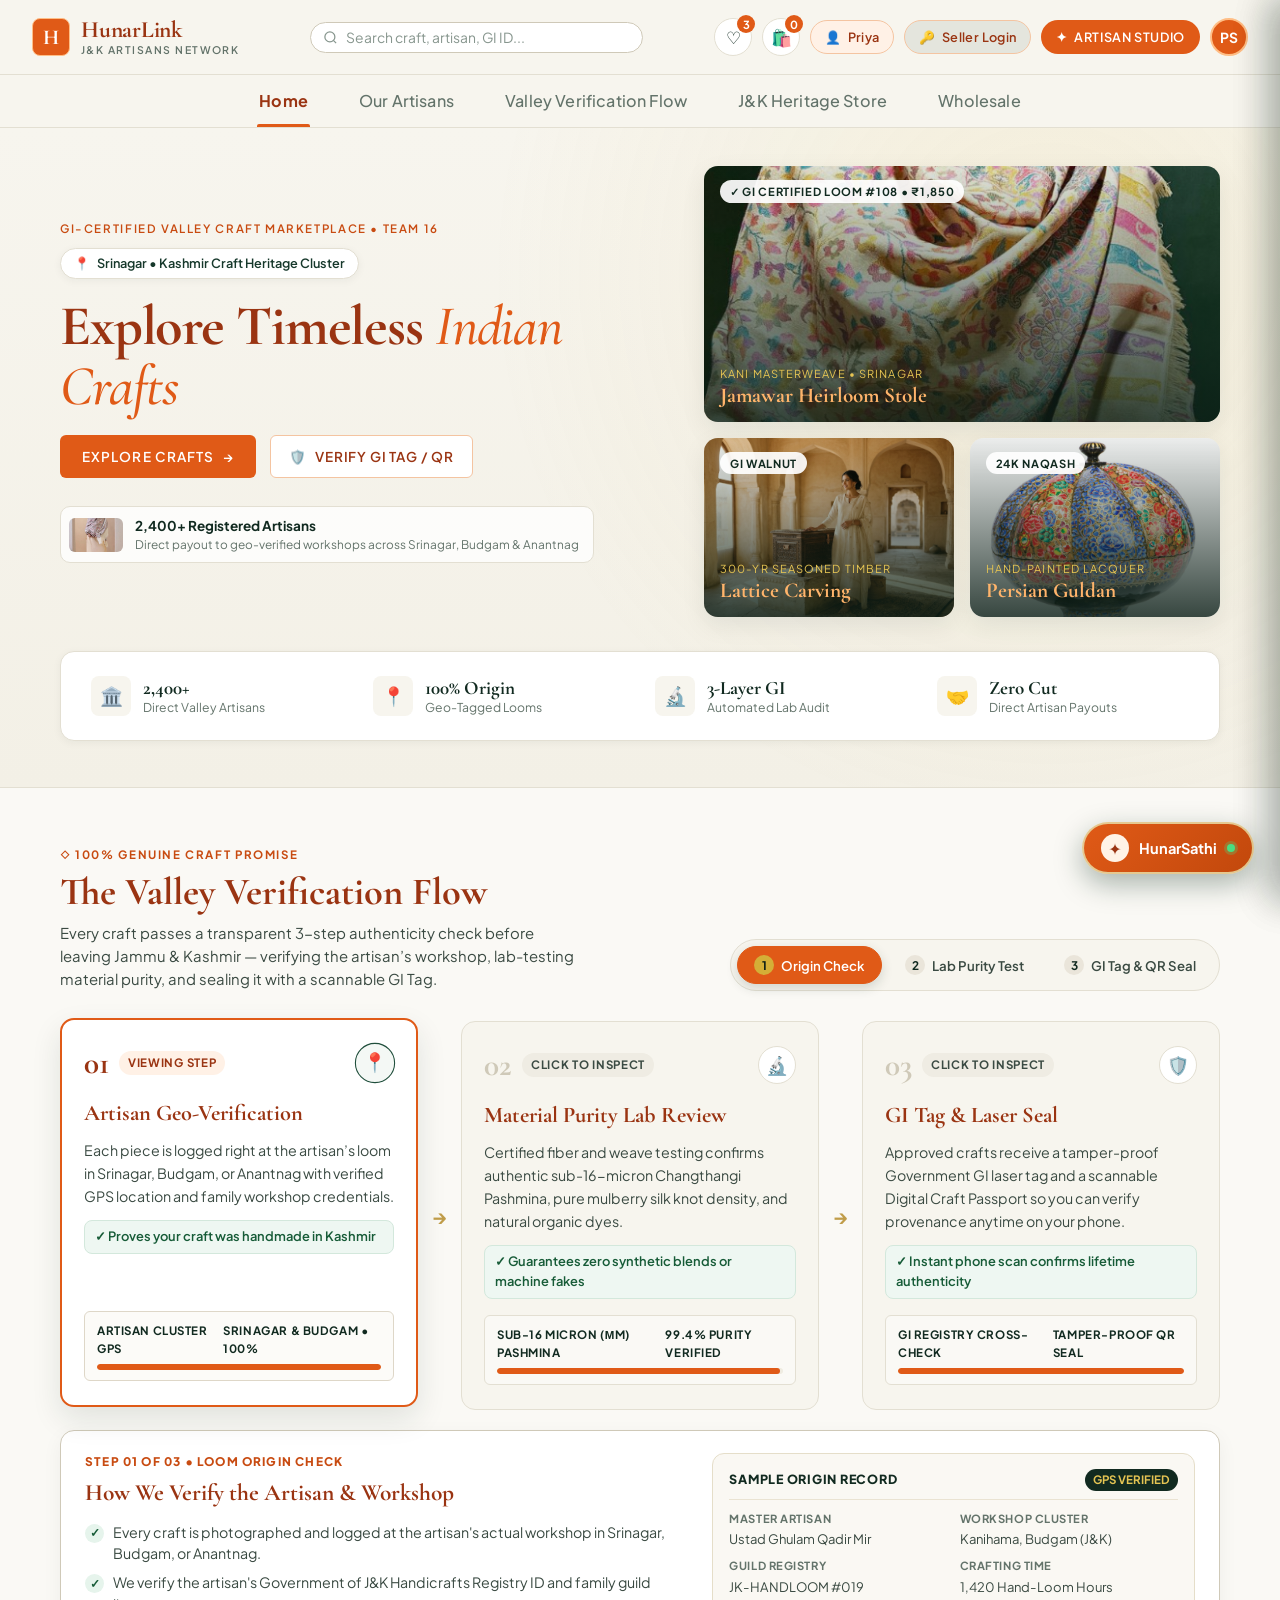
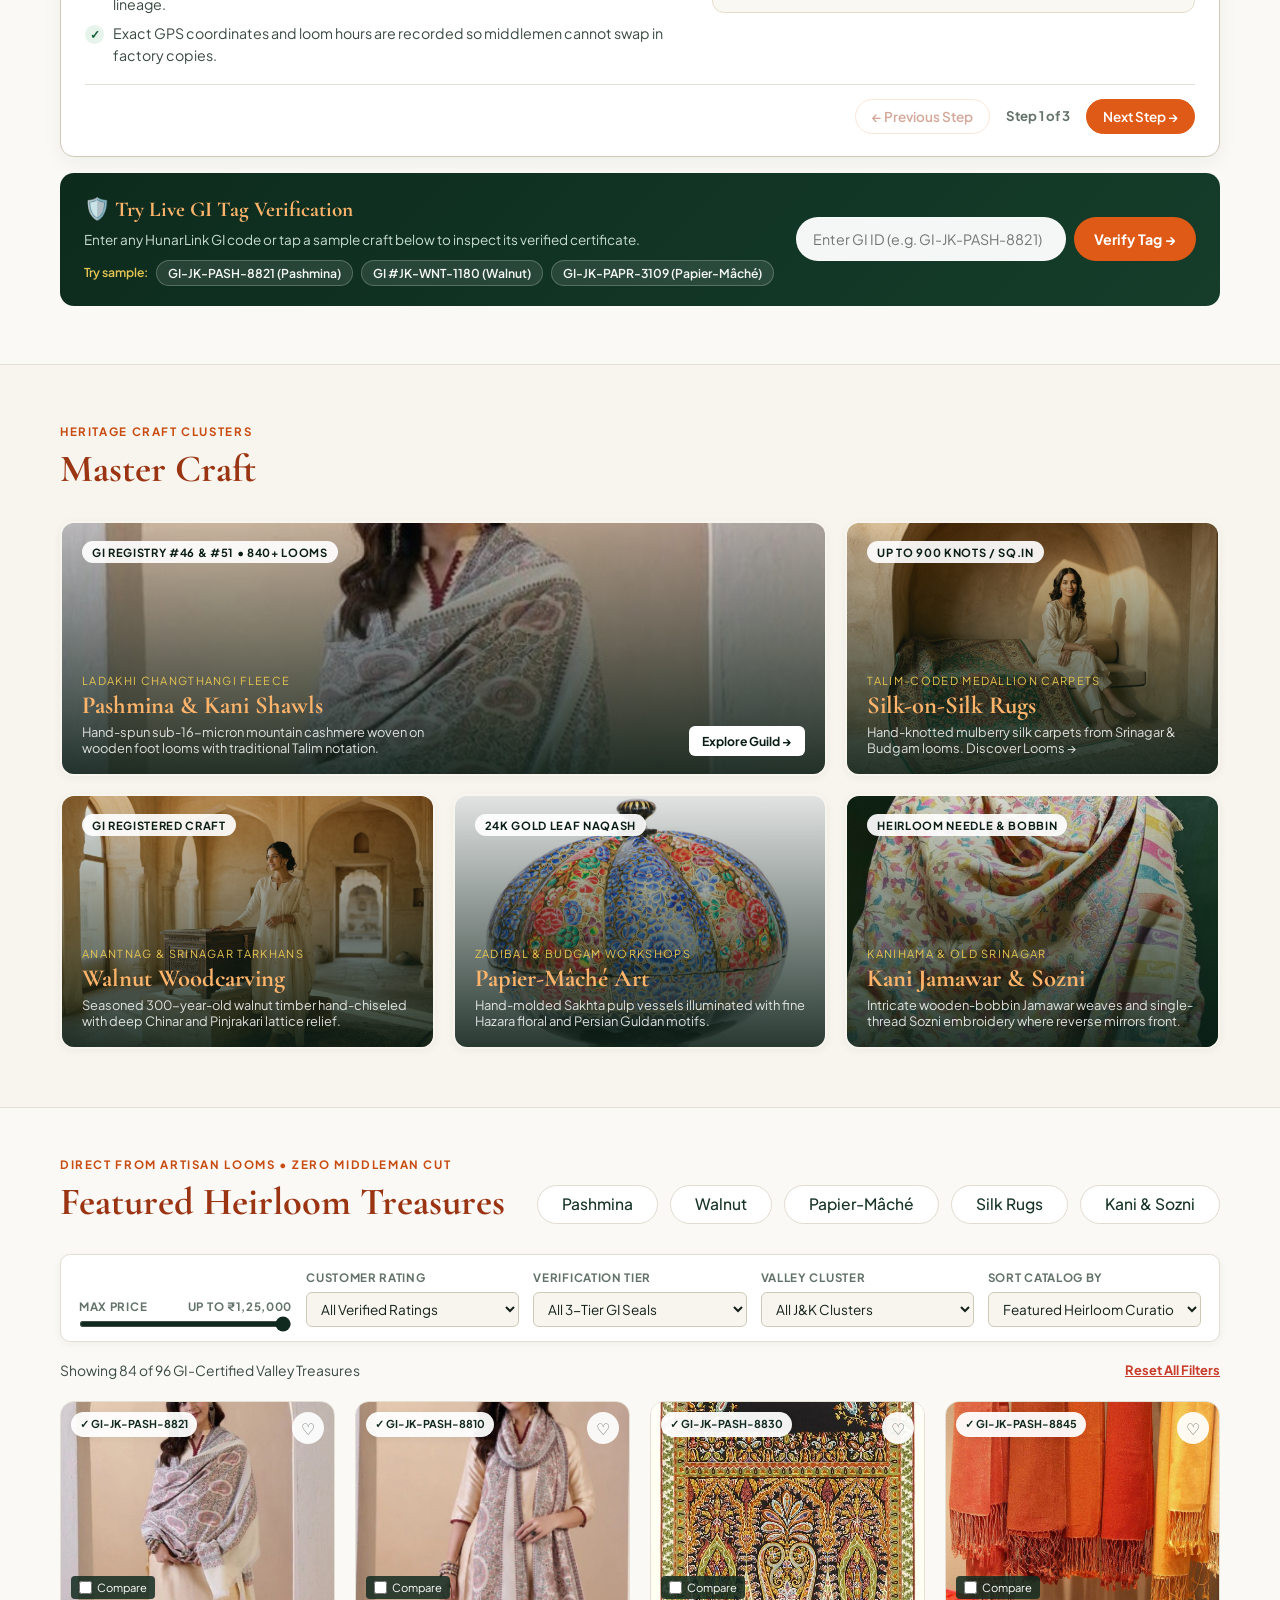
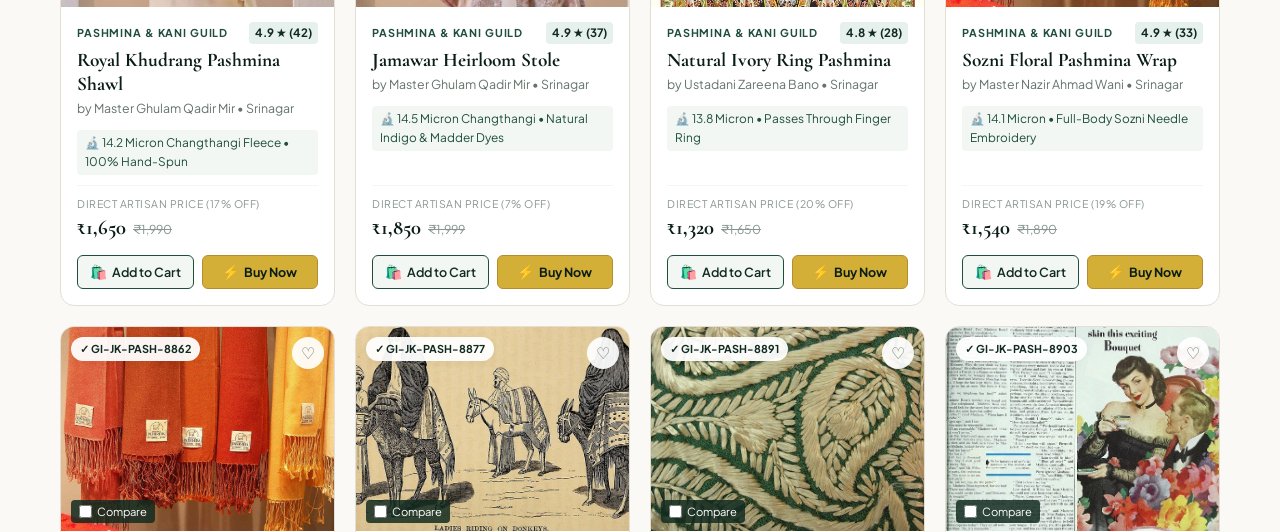
<file: index.html>
<!DOCTYPE html>
<html lang="en">
<head>
  <meta charset="UTF-8">
  <meta name="viewport" content="width=device-width, initial-scale=1.0">
  <meta http-equiv="refresh" content="0; url=./hunarlink_valley_craft_guild_gi_certified_kashmiri_handicrafts_marketplace.html">
  <title>HunarLink — Valley Craft Guild</title>
</head>
<body>
  <p>Opening HunarLink. If you are not redirected, <a href="./hunarlink_valley_craft_guild_gi_certified_kashmiri_handicrafts_marketplace.html">open the marketplace</a>.</p>
</body>
</html>
</file>
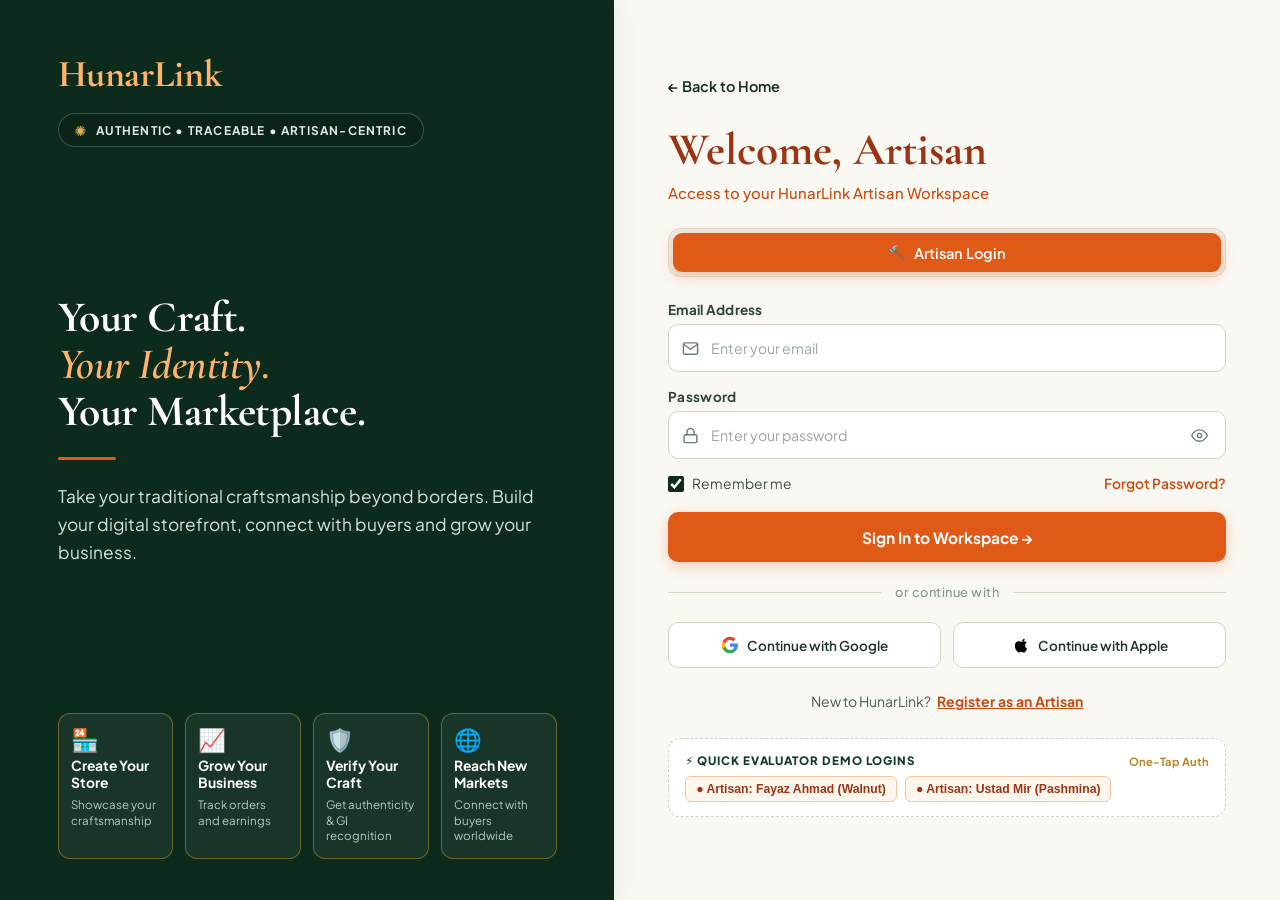
<file: auth.html>
<!DOCTYPE html>
<html lang="en">

<head>
  <meta charset="UTF-8">
  <meta name="viewport" content="width=device-width, initial-scale=1.0">
  <title>Artisan Sign In &amp; Register — HunarLink Valley Craft Guild</title>
  <link rel="preconnect" href="https://fonts.googleapis.com">
  <link rel="preconnect" href="https://fonts.gstatic.com" crossorigin>
  <link
    href="https://fonts.googleapis.com/css2?family=Cormorant+Garamond:ital,wght@0,600;0,700;1,500;1,600&family=Plus+Jakarta+Sans:wght@400;500;600;700;800&display=swap"
    rel="stylesheet">
  <style>
    /* ==========================================================================
       HunarLink Authentication Suite (Buyer & Artisan Portals)
       ========================================================================== */
    :root {
      --forest-950: #081711;
      --forest-900: #0D2B1D;
      --forest-800: #143A29;
      --forest-700: #1C4D37;
      --forest-600: #256649;
      --forest-500: #2F7F5C;
      --gold-600: #B88528;
      --gold-500: #D4A03D;
      --gold-400: #E5B454;
      --ivory-bg: #FAF8F3;
      --card-bg: #FFFFFF;
      --text-main: #112A20;
      --text-muted: #64756A;
      --border-color: #E2DCD0;
      --input-border: #D8D2C5;
      --font-heading: 'Cormorant Garamond', Georgia, serif;
      --font-sans: 'Plus Jakarta Sans', system-ui, -apple-system, sans-serif;
    }

    * {
      box-sizing: border-box;
      margin: 0;
      padding: 0;
    }

    html {
      font-size: clamp(14px, 0.88rem + 0.2vw, 16.5px);
      overflow-x: clip;
    }

    body {
      font-family: var(--font-sans);
      background-color: var(--ivory-bg);
      color: var(--text-main);
      min-height: 100dvh;
      display: flex;
      flex-direction: column;
      overflow-x: clip;
      -webkit-font-smoothing: antialiased;
    }

    /* Overall Layout: Auto-Adaptive Split Screen */
    .auth-container {
      display: flex;
      min-height: 100dvh;
      width: 100%;
    }

    /* ── LEFT HERO PANE (Simple Solid Color Matching Main Page Heritage Branding) ── */
    .auth-hero-pane {
      flex: 1 1 48%;
      min-width: 0;
      position: relative;
      background-color: var(--forest-900); /* Simple solid deep heritage green #0D2B1D from main page */
      display: flex;
      flex-direction: column;
      justify-content: space-between;
      box-shadow: 4px 0 25px rgba(0, 0, 0, 0.06);
      z-index: 2;
    }

    .auth-hero-content {
      position: relative;
      z-index: 2;
      height: 100%;
      display: flex;
      flex-direction: column;
      justify-content: space-between;
      padding: clamp(26px, 4vw, 56px) clamp(22px, 4.5vw, 64px) clamp(24px, 3.2vw, 44px);
    }

    /* Top Brand & Badge */
    .hero-top-bar {
      display: flex;
      flex-direction: column;
      align-items: flex-start;
      gap: 16px;
    }

    .hero-brand-logo {
      font-family: var(--font-heading);
      font-size: 2.3rem;
      font-weight: 700;
      color: #FFFFFF;
      letter-spacing: -0.01em;
      text-decoration: none;
      display: inline-block;
    }

    .hero-badge-pill {
      display: inline-flex;
      align-items: center;
      gap: 8px;
      background: rgba(10, 35, 23, 0.75);
      border: 1px solid rgba(255, 255, 255, 0.22);
      backdrop-filter: blur(8px);
      padding: 7px 16px;
      border-radius: 999px;
      font-size: 0.72rem;
      font-weight: 700;
      letter-spacing: 0.1em;
      text-transform: uppercase;
      color: #E2ECE5;
    }

    .hero-badge-pill .pill-dot {
      color: var(--gold-400);
      font-size: 0.85rem;
    }

    /* Center Headline & Subtitle */
    .hero-middle-body {
      margin: auto 0;
      padding: 32px 0;
      max-width: 520px;
    }

    .hero-headline {
      font-family: var(--font-heading);
      font-size: clamp(2.1rem, 3.4vw, 3.5rem);
      font-weight: 700;
      line-height: 1.08;
      color: #FFFFFF;
      margin-bottom: clamp(14px, 2vw, 22px);
      letter-spacing: -0.01em;
    }

    .hero-headline .accent-gold {
      color: var(--gold-400);
      font-style: italic;
      font-weight: 600;
    }

    .hero-divider-bar {
      width: 58px;
      height: 3px;
      background: var(--gold-400);
      border-radius: 2px;
      margin-bottom: 22px;
    }

    .hero-subtext {
      font-size: 1.05rem;
      line-height: 1.62;
      color: #D6E3DC;
      font-weight: 400;
    }

    /* Bottom Feature Cards (4 or 3 cards) */
    .hero-cards-grid {
      display: grid;
      grid-template-columns: repeat(4, 1fr);
      gap: 12px;
    }

    .hero-cards-grid.three-cols {
      grid-template-columns: repeat(3, 1fr);
    }

    .hero-card {
      background: rgba(255, 255, 255, 0.05);
      border: 1px solid rgba(212, 160, 61, 0.45);
      border-radius: 12px;
      padding: 14px 12px;
      transition: all 0.25s ease;
      display: flex;
      flex-direction: column;
      gap: 6px;
    }

    .hero-card:hover {
      background: rgba(255, 255, 255, 0.1);
      border-color: var(--gold-400);
      transform: translateY(-2px);
    }

    .hero-card-icon {
      font-size: 1.35rem;
      color: var(--gold-400);
      line-height: 1;
    }

    .hero-card-title {
      font-size: 0.84rem;
      font-weight: 700;
      color: #FFFFFF;
      line-height: 1.25;
    }

    .hero-card-desc {
      font-size: 0.70rem;
      color: #BACBC3;
      line-height: 1.35;
    }

    /* ── RIGHT FORM PANE ─────────────────────────────────────────────────────── */
    .auth-form-pane {
      flex: 1 1 52%;
      min-width: 0;
      background-color: var(--ivory-bg);
      position: relative;
      display: flex;
      flex-direction: column;
      justify-content: flex-start;
      align-items: center;
      padding: clamp(24px, 3.6vw, 48px) clamp(18px, 4.2vw, 56px) clamp(32px, 4.5vw, 56px);
      overflow-y: auto;
      max-height: 100dvh;
      z-index: 1;
    }

    /* Form Inner Content Wrapper */
    .form-inner-wrap {
      width: 100%;
      max-width: min(560px, 100%);
      margin: auto 0;
      position: relative;
      z-index: 2;
    }

    /* Back Link (Back to Home / Back to Login) */
    .auth-back-nav {
      margin-bottom: 26px;
    }

    .auth-back-link {
      display: inline-flex;
      align-items: center;
      gap: 8px;
      color: var(--text-main);
      font-size: 0.88rem;
      font-weight: 600;
      text-decoration: none;
      transition: all 0.2s ease;
      cursor: pointer;
      background: none;
      border: none;
      padding: 4px 0;
    }

    .auth-back-link:hover {
      color: var(--forest-700);
      transform: translateX(-3px);
    }

    /* Header Titles */
    .form-heading-group {
      margin-bottom: 24px;
    }

    .form-title {
      font-family: var(--font-heading);
      font-size: 2.75rem;
      font-weight: 700;
      color: var(--text-main);
      line-height: 1.1;
      margin-bottom: 8px;
    }

    .form-subtitle {
      font-size: 0.90rem;
      color: #195C38;
      font-weight: 500;
      line-height: 1.45;
    }

    /* Dual-Pill Role Switcher (Buyer vs Artisan) */
    .auth-pill-switcher {
      display: flex;
      background-color: #EFECE3;
      border: 1px solid var(--border-color);
      border-radius: 12px;
      padding: 4px;
      margin-bottom: 24px;
      gap: 4px;
    }

    .auth-pill-btn {
      flex: 1;
      display: inline-flex;
      align-items: center;
      justify-content: center;
      gap: 8px;
      padding: 10px 16px;
      border: none;
      background: transparent;
      border-radius: 9px;
      font-family: var(--font-sans);
      font-size: 0.88rem;
      font-weight: 600;
      color: #384C42;
      cursor: pointer;
      transition: all 0.2s ease;
    }

    .auth-pill-btn.active {
      background-color: var(--forest-900);
      color: #FFFFFF;
      box-shadow: 0 2px 8px rgba(13, 43, 29, 0.2);
    }

    .auth-pill-btn:hover:not(.active) {
      color: var(--text-main);
      background-color: rgba(255, 255, 255, 0.6);
    }

    /* Form Fields & Grid */
    .form-grid-2col {
      display: grid;
      grid-template-columns: 1fr 1fr;
      gap: 14px;
    }

    .form-group {
      display: flex;
      flex-direction: column;
      gap: 6px;
      margin-bottom: 16px;
    }

    .form-label {
      font-size: 0.82rem;
      font-weight: 700;
      color: #2D4438;
      letter-spacing: 0.02em;
    }

    .form-label .req {
      color: #D32F2F;
    }

    .input-wrapper {
      position: relative;
      display: flex;
      align-items: center;
    }

    .input-icon-left {
      position: absolute;
      left: 14px;
      color: #6C7D73;
      display: flex;
      align-items: center;
      justify-content: center;
      pointer-events: none;
    }

    .input-icon-left svg {
      width: 17px;
      height: 17px;
    }

    .input-field {
      width: 100%;
      height: 48px;
      background-color: var(--card-bg);
      border: 1px solid var(--input-border);
      border-radius: 10px;
      padding: 0 16px 0 42px;
      font-family: var(--font-sans);
      font-size: 0.90rem;
      color: var(--text-main);
      transition: all 0.2s ease;
      outline: none;
    }

    .input-field:focus {
      border-color: var(--forest-900);
      box-shadow: 0 0 0 3px rgba(13, 43, 29, 0.08);
      background-color: #FFFFFF;
    }

    .input-field::placeholder {
      color: #9AA79F;
      font-size: 0.86rem;
    }

    /* Password toggle eye button */
    .input-btn-eye {
      position: absolute;
      right: 14px;
      background: none;
      border: none;
      color: #6C7D73;
      cursor: pointer;
      display: flex;
      align-items: center;
      justify-content: center;
      padding: 4px;
      transition: color 0.15s ease;
    }

    .input-btn-eye:hover {
      color: var(--text-main);
    }

    .input-btn-eye svg {
      width: 17px;
      height: 17px;
    }

    /* Phone prefix badge */
    .phone-prefix {
      font-weight: 700;
      color: #112A20;
      font-size: 0.85rem;
      padding-right: 6px;
      border-right: 1px solid #D1C9BD;
      margin-right: 8px;
      display: inline-flex;
      align-items: center;
      gap: 4px;
    }

    .input-wrapper.phone-wrap .input-field {
      padding-left: 78px;
    }

    .input-wrapper.phone-wrap .phone-prefix-box {
      position: absolute;
      left: 14px;
      display: flex;
      align-items: center;
      gap: 6px;
      pointer-events: none;
    }

    /* Select Dropdown */
    select.input-field {
      appearance: none;
      background-image: url("data:image/svg+xml,%3Csvg xmlns='http://www.w3.org/2000/svg' width='16' height='16' viewBox='0 0 24 24' fill='none' stroke='%236C7D73' stroke-width='2' stroke-linecap='round' stroke-linejoin='round'%3E%3Cpolyline points='6 9 12 15 18 9'%3E%3C/polyline%3E%3C/svg%3E");
      background-repeat: no-repeat;
      background-position: right 14px center;
      cursor: pointer;
    }

    /* Form Checkbox Row */
    .form-options-row {
      display: flex;
      align-items: center;
      justify-content: space-between;
      margin-bottom: 20px;
      font-size: 0.84rem;
    }

    .checkbox-label {
      display: inline-flex;
      align-items: center;
      gap: 8px;
      cursor: pointer;
      color: #3B4F44;
      user-select: none;
    }

    .checkbox-label input[type="checkbox"] {
      width: 16px;
      height: 16px;
      accent-color: var(--forest-900);
      cursor: pointer;
    }

    .link-forgot {
      color: #195C38;
      font-weight: 600;
      text-decoration: none;
      transition: color 0.15s ease;
      cursor: pointer;
    }

    .link-forgot:hover {
      text-decoration: underline;
      color: var(--forest-900);
    }

    /* Terms of service checkbox label */
    .terms-label {
      display: flex;
      align-items: flex-start;
      gap: 10px;
      font-size: 0.82rem;
      color: #42564C;
      line-height: 1.4;
      margin-bottom: 20px;
      cursor: pointer;
    }

    .terms-label input[type="checkbox"] {
      margin-top: 2px;
      width: 16px;
      height: 16px;
      accent-color: var(--forest-900);
    }

    .terms-label a {
      color: var(--forest-900);
      font-weight: 600;
      text-decoration: underline;
    }

    /* Primary Submit Button */
    .btn-submit-auth {
      width: 100%;
      height: 50px;
      background-color: var(--forest-900);
      color: #FFFFFF;
      border: none;
      border-radius: 10px;
      font-family: var(--font-sans);
      font-size: 0.94rem;
      font-weight: 700;
      display: flex;
      align-items: center;
      justify-content: center;
      gap: 10px;
      cursor: pointer;
      transition: all 0.2s ease;
      box-shadow: 0 4px 14px rgba(13, 43, 29, 0.22);
    }

    .btn-submit-auth:hover {
      background-color: var(--forest-950);
      transform: translateY(-1px);
      box-shadow: 0 6px 18px rgba(13, 43, 29, 0.32);
    }

    .btn-submit-auth:active {
      transform: translateY(0);
    }

    /* Social Divider */
    .social-divider {
      display: flex;
      align-items: center;
      margin: 22px 0;
      color: #88998F;
      font-size: 0.78rem;
      font-weight: 500;
      letter-spacing: 0.04em;
    }

    .social-divider::before,
    .social-divider::after {
      content: '';
      flex: 1;
      height: 1px;
      background-color: #DCD5C8;
    }

    .social-divider span {
      padding: 0 14px;
    }

    /* Social Buttons (Google & Apple) */
    .social-btns-grid {
      display: grid;
      grid-template-columns: 1fr 1fr;
      gap: 12px;
      margin-bottom: 24px;
    }

    .btn-social {
      height: 46px;
      background-color: #FFFFFF;
      border: 1px solid var(--input-border);
      border-radius: 10px;
      font-family: var(--font-sans);
      font-size: 0.82rem;
      font-weight: 600;
      color: #20352A;
      display: flex;
      align-items: center;
      justify-content: center;
      gap: 8px;
      cursor: pointer;
      transition: all 0.2s ease;
    }

    .btn-social:hover {
      background-color: #FBF9F4;
      border-color: #B2AAA0;
      box-shadow: 0 2px 6px rgba(0, 0, 0, 0.04);
    }

    .btn-social svg {
      width: 18px;
      height: 18px;
    }

    /* Bottom Switcher Link */
    .auth-footer-prompt {
      text-align: center;
      font-size: 0.85rem;
      color: #4A5D53;
    }

    .auth-footer-prompt a {
      color: #195C38;
      font-weight: 700;
      text-decoration: underline;
      cursor: pointer;
      margin-left: 4px;
    }

    .auth-footer-prompt a:hover {
      color: var(--forest-900);
    }

    /* ── FORGOT PASSWORD SPECIFIC STYLES ─────────────────────────────────────── */
    .forgot-illustration-wrap {
      text-align: center;
      margin: 10px 0 24px;
    }

    .forgot-illustration-img {
      width: 140px;
      height: auto;
      display: inline-block;
      filter: drop-shadow(0 6px 16px rgba(0, 0, 0, 0.06));
    }

    .auth-info-alert {
      display: flex;
      align-items: flex-start;
      gap: 12px;
      background-color: #FDF6E3;
      border: 1px solid #F1E2BA;
      border-radius: 10px;
      padding: 14px 16px;
      margin-top: 20px;
      color: #7A5310;
      font-size: 0.82rem;
      line-height: 1.45;
    }

    .auth-info-alert .info-icon {
      font-size: 1.15rem;
      line-height: 1;
      color: #C28B1E;
      flex-shrink: 0;
    }

    /* ── QUICK DEMO EVALUATOR BAR ────────────────────────────────────────────── */
    .demo-evaluator-card {
      margin-top: 28px;
      padding: 14px 16px;
      background-color: #FFFFFF;
      border: 1px dashed #C9D4CC;
      border-radius: 12px;
    }

    .demo-evaluator-header {
      display: flex;
      align-items: center;
      justify-content: space-between;
      margin-bottom: 8px;
    }

    .demo-evaluator-title {
      font-size: 0.70rem;
      font-weight: 800;
      letter-spacing: 0.08em;
      text-transform: uppercase;
      color: var(--forest-800);
    }

    .demo-evaluator-badge {
      font-size: 0.68rem;
      color: var(--gold-600);
      font-weight: 700;
    }

    .demo-pills-row {
      display: flex;
      gap: 8px;
      flex-wrap: wrap;
    }

    .btn-demo-pill {
      background-color: #F3F7F4;
      border: 1px solid #D0DDD4;
      border-radius: 6px;
      padding: 5px 10px;
      font-size: 0.74rem;
      font-weight: 600;
      color: #194C34;
      cursor: pointer;
      transition: all 0.15s ease;
    }

    .btn-demo-pill:hover {
      background-color: var(--forest-900);
      color: #FFFFFF;
      border-color: var(--forest-900);
    }

    /* ── TOAST NOTIFICATION ─────────────────────────────────────────────────── */
    .auth-toast {
      position: fixed;
      top: 24px;
      left: 50%;
      transform: translateX(-50%) translateY(-30px);
      background-color: var(--forest-950);
      color: #FFFFFF;
      padding: 12px 24px;
      border-radius: 999px;
      font-size: 0.88rem;
      font-weight: 600;
      border: 1px solid rgba(212, 160, 61, 0.4);
      box-shadow: 0 10px 30px rgba(0, 0, 0, 0.3);
      z-index: 9999;
      opacity: 0;
      pointer-events: none;
      transition: all 0.3s cubic-bezier(0.16, 1, 0.3, 1);
      display: flex;
      align-items: center;
      gap: 10px;
    }

    .auth-toast.show {
      opacity: 1;
      transform: translateX(-50%) translateY(0);
    }

    /* ── AUTO-ADAPTIVE SCREEN-RATIO RESPONSIVE DESIGN ────────────────────────── */
    @media (max-width: 1180px) {
      .hero-cards-grid {
        grid-template-columns: repeat(2, 1fr);
      }
    }

    @media (max-height: 700px) and (min-width: 961px) {
      .hero-middle-body {
        padding: 14px 0;
      }
      .hero-headline {
        font-size: clamp(1.9rem, 2.8vw, 2.6rem);
      }
      .hero-card {
        padding: 10px 10px;
      }
    }

    @media (max-width: 960px), (max-aspect-ratio: 4/5) {
      .auth-container {
        flex-direction: column;
      }

      .auth-hero-pane {
        flex: none;
        min-height: auto;
      }

      .hero-middle-body {
        padding: 18px 0 8px;
      }

      .hero-cards-grid {
        display: none;
      }

      .auth-form-pane {
        flex: 1 1 auto;
        max-height: none;
        overflow-y: visible;
      }
    }

    @media (max-width: 580px) {
      .gi-choice-switcher,
      .form-grid-2col,
      .social-btns-grid {
        grid-template-columns: 1fr;
      }

      .form-title {
        font-size: clamp(1.95rem, 7vw, 2.4rem);
      }

      .floral-corner {
        display: none;
      }
    }

    /* ── GI CERTIFICATION REGISTRATION CHOICE BUTTONS ────────────────────────── */
    .gi-choice-switcher {
      display: grid;
      grid-template-columns: 1fr 1fr;
      gap: 10px;
      background-color: #EFECE3;
      border: 1px solid var(--border-color);
      border-radius: 14px;
      padding: 6px;
      margin-bottom: 22px;
    }

    .gi-choice-btn {
      display: flex;
      flex-direction: column;
      align-items: flex-start;
      gap: 3px;
      padding: 12px 14px;
      border: 1.5px solid transparent;
      border-radius: 10px;
      background: transparent;
      color: #2E4237;
      font-family: var(--font-sans);
      text-align: left;
      cursor: pointer;
      transition: all 0.2s ease;
    }

    .gi-choice-btn:hover:not(.active) {
      background-color: rgba(255, 255, 255, 0.72);
      border-color: #D2CBB9;
    }

    .gi-choice-btn.active {
      background-color: var(--forest-900);
      color: #FFFFFF;
      border-color: var(--forest-900);
      box-shadow: 0 4px 12px rgba(13, 43, 29, 0.2);
    }

    .gi-choice-title {
      font-size: 0.84rem;
      font-weight: 700;
      display: flex;
      align-items: center;
      gap: 6px;
      line-height: 1.25;
    }

    .gi-choice-sub {
      font-size: 0.70rem;
      opacity: 0.82;
      line-height: 1.3;
    }

    .gi-choice-btn.active .gi-choice-sub {
      color: #D5E4DC;
      opacity: 1;
    }

    /* Standard (No GI) Notice Banner */
    .no-gi-info-banner {
      display: flex;
      align-items: flex-start;
      gap: 10px;
      background-color: #F4F7F5;
      border: 1px solid #CFE0D6;
      border-radius: 10px;
      padding: 12px 14px;
      margin-bottom: 18px;
      font-size: 0.79rem;
      color: #214533;
      line-height: 1.45;
    }

    /* ── GI LIVE VERIFICATION SUITE ──────────────────────────────────────────── */
    .gi-verification-section {
      background-color: #FFFFFF;
      border: 1.5px solid #D5DDD7;
      border-radius: 14px;
      padding: 18px;
      margin: 6px 0 20px;
      box-shadow: 0 4px 14px rgba(13, 43, 29, 0.04);
    }

    .gi-section-header {
      display: flex;
      align-items: center;
      justify-content: space-between;
      gap: 10px;
      flex-wrap: wrap;
      padding-bottom: 12px;
      margin-bottom: 14px;
      border-bottom: 1px solid #EAE5DA;
    }

    .gi-section-title {
      font-family: var(--font-heading);
      font-size: 1.32rem;
      font-weight: 700;
      color: var(--forest-900);
    }

    .gi-live-only-badge {
      display: inline-flex;
      align-items: center;
      gap: 5px;
      font-size: 0.67rem;
      font-weight: 700;
      text-transform: uppercase;
      letter-spacing: 0.06em;
      padding: 4px 9px;
      border-radius: 999px;
      background-color: #FFF4E5;
      color: #9A5500;
      border: 1px solid #F3D1A0;
    }

    .live-capture-card {
      background-color: #FAF8F3;
      border: 1.5px dashed #C8C1B2;
      border-radius: 12px;
      padding: 14px;
      margin-bottom: 14px;
      transition: border-color 0.2s ease, background-color 0.2s ease;
    }

    .live-capture-card.captured {
      border-style: solid;
      border-color: #257A4B;
      background-color: #F4FAF6;
    }

    .live-capture-card.error-highlight {
      border-color: #D32F2F;
      background-color: #FFF5F5;
    }

    .capture-card-head {
      display: flex;
      align-items: flex-start;
      justify-content: space-between;
      gap: 10px;
      margin-bottom: 10px;
    }

    .capture-card-label {
      font-size: 0.82rem;
      font-weight: 700;
      color: var(--text-main);
    }

    .capture-card-hint {
      font-size: 0.72rem;
      color: var(--text-muted);
      margin-top: 2px;
      line-height: 1.35;
    }

    .capture-status-pill {
      font-size: 0.68rem;
      font-weight: 700;
      padding: 3px 9px;
      border-radius: 999px;
      background-color: #EAE6DC;
      color: #4D5E55;
      white-space: nowrap;
      flex-shrink: 0;
    }

    .capture-status-pill.done {
      background-color: #E2F4EA;
      color: #146138;
    }

    .capture-status-pill.recording {
      background-color: #FDE8E8;
      color: #C62828;
      animation: pulseRec 1.1s infinite;
    }

    @keyframes pulseRec {
      0%, 100% { opacity: 1; }
      50% { opacity: 0.55; }
    }

    .camera-stage {
      position: relative;
      width: 100%;
      background-color: #0B1912;
      border-radius: 10px;
      overflow: hidden;
      margin-bottom: 10px;
      display: none;
    }

    .camera-stage.active {
      display: block;
    }

    .camera-stage video {
      width: 100%;
      max-height: 240px;
      object-fit: cover;
      display: block;
    }

    /* Passport-size 35x45mm face guide overlay */
    .passport-guide-overlay {
      position: absolute;
      inset: 0;
      pointer-events: none;
      display: flex;
      flex-direction: column;
      align-items: center;
      justify-content: center;
      background: radial-gradient(ellipse 34% 48% at 50% 48%, transparent 56%, rgba(8, 23, 17, 0.58) 58%);
    }

    .passport-guide-oval {
      width: 118px;
      height: 152px;
      border: 2px dashed var(--gold-400);
      border-radius: 50% / 46%;
      box-shadow: 0 0 0 1px rgba(255, 255, 255, 0.25);
    }

    .passport-guide-caption {
      margin-top: 6px;
      font-size: 0.66rem;
      font-weight: 700;
      color: #FFFFFF;
      background: rgba(8, 23, 17, 0.75);
      padding: 2px 8px;
      border-radius: 999px;
      letter-spacing: 0.04em;
    }

    /* Document framing guide for GI Certificate */
    .cert-guide-overlay {
      position: absolute;
      inset: 14px;
      border: 2px dashed rgba(229, 180, 84, 0.85);
      border-radius: 8px;
      pointer-events: none;
      display: flex;
      align-items: flex-end;
      justify-content: center;
      padding-bottom: 6px;
    }

    .rec-timer-pill {
      position: absolute;
      top: 10px;
      left: 10px;
      background: rgba(198, 40, 40, 0.92);
      color: #FFFFFF;
      font-size: 0.72rem;
      font-weight: 700;
      padding: 3px 10px;
      border-radius: 999px;
      display: none;
      align-items: center;
      gap: 6px;
    }

    .rec-timer-pill.active {
      display: inline-flex;
    }

    .capture-preview-wrap {
      display: none;
      margin-bottom: 10px;
      text-align: center;
    }

    .capture-preview-wrap.active {
      display: block;
    }

    .capture-preview-img {
      max-width: 100%;
      max-height: 200px;
      border-radius: 8px;
      border: 1.5px solid #257A4B;
      object-fit: cover;
    }

    .capture-preview-img.passport-frame {
      width: 126px;
      height: 162px;
      object-fit: cover;
      border: 3px solid #FFFFFF;
      box-shadow: 0 4px 12px rgba(0, 0, 0, 0.14), 0 0 0 1.5px #257A4B;
      border-radius: 6px;
    }

    .capture-preview-video {
      width: 100%;
      max-height: 210px;
      border-radius: 8px;
      background: #000000;
      border: 1.5px solid #257A4B;
    }

    .capture-meta-stamp {
      font-size: 0.69rem;
      font-weight: 600;
      color: #16653B;
      margin-top: 5px;
    }

    .capture-actions-row {
      display: flex;
      align-items: center;
      gap: 8px;
      flex-wrap: wrap;
    }

    .btn-cam {
      display: inline-flex;
      align-items: center;
      justify-content: center;
      gap: 6px;
      padding: 8px 14px;
      border-radius: 8px;
      font-family: var(--font-sans);
      font-size: 0.76rem;
      font-weight: 700;
      cursor: pointer;
      border: 1px solid #C8C1B2;
      background-color: #FFFFFF;
      color: var(--forest-900);
      transition: all 0.18s ease;
    }

    .btn-cam:hover {
      background-color: #F2EFE7;
      border-color: var(--forest-800);
    }

    .btn-cam.primary {
      background-color: var(--forest-900);
      color: #FFFFFF;
      border-color: var(--forest-900);
    }

    .btn-cam.primary:hover {
      background-color: var(--forest-950);
    }

    .btn-cam.danger {
      background-color: #C62828;
      color: #FFFFFF;
      border-color: #C62828;
    }

    .btn-cam.danger:hover {
      background-color: #A61B1B;
    }

    .cam-error-msg {
      display: none;
      margin-top: 8px;
      padding: 8px 10px;
      border-radius: 8px;
      background-color: #FFF2F2;
      border: 1px solid #F5C2C2;
      color: #9E1C1C;
      font-size: 0.73rem;
      line-height: 1.4;
    }

    .cam-error-msg.visible {
      display: block;
    }

    /* Skill Description Textarea */
    .skill-textarea {
      width: 100%;
      min-height: 92px;
      background-color: var(--card-bg);
      border: 1px solid var(--input-border);
      border-radius: 10px;
      padding: 12px 14px;
      font-family: var(--font-sans);
      font-size: 0.86rem;
      color: var(--text-main);
      line-height: 1.5;
      resize: vertical;
      outline: none;
      transition: all 0.2s ease;
    }

    .skill-textarea:focus {
      border-color: var(--forest-900);
      box-shadow: 0 0 0 3px rgba(13, 43, 29, 0.08);
    }

    .skill-char-row {
      display: flex;
      justify-content: space-between;
      font-size: 0.71rem;
      color: var(--text-muted);
      margin-top: 3px;
    }

    /* ── SAFFRON ORANGE BUTTONS & TERRACOTTA HEADINGS THEME ────────────────── */
    .form-title,
    .gi-section-title {
      color: #9A3412;
    }

    .form-subtitle,
    .link-forgot,
    .auth-footer-prompt a {
      color: #C84B11;
    }

    .hero-brand-logo,
    .hero-headline .accent-gold {
      color: #FFB46B;
    }

    .hero-divider-bar {
      background: #E05A17;
    }

    .btn-submit-auth,
    .auth-pill-btn.active,
    .gi-choice-btn.active,
    .btn-cam.primary {
      background-color: #E05A17;
      border-color: #E05A17;
      color: #FFFFFF;
      box-shadow: 0 4px 14px rgba(224, 90, 23, 0.28);
    }

    .btn-submit-auth:hover,
    .btn-cam.primary:hover,
    .btn-demo-pill:hover {
      background-color: #C2480C;
      border-color: #C2480C;
      color: #FFFFFF;
    }

    .btn-demo-pill {
      border-color: #F4C4A1;
      color: #9A3412;
      background-color: #FFF6EE;
    }
  </style>
</head>

<body>

  <div class="auth-container">

    <!-- ========================================================================
         LEFT HERO PANE: DYNAMIC CRAFT NARRATIVE & FEATURE BADGES
         ======================================================================== -->
    <aside class="auth-hero-pane" id="auth-hero-pane">
      <div class="auth-hero-content">

        <!-- Top Brand Title & Authenticity Pill -->
        <div class="hero-top-bar">
          <a href="hunarlink_valley_craft_guild_gi_certified_kashmiri_handicrafts_marketplace.html"
            class="hero-brand-logo">HunarLink</a>
          <div class="hero-badge-pill">
            <span class="pill-dot">✺</span> AUTHENTIC • TRACEABLE • ARTISAN-CENTRIC
          </div>
        </div>

        <!-- Center Dynamic Headline & Narrative -->
        <div class="hero-middle-body">
          <h1 class="hero-headline" id="hero-headline">
            Your Craft.<br><span class="accent-gold">Your Identity.</span><br>Your Marketplace.
          </h1>
          <div class="hero-divider-bar"></div>
          <p class="hero-subtext" id="hero-subtext">
            Take your traditional craftsmanship beyond borders. Build your digital storefront, connect with buyers and grow your business.
          </p>
        </div>

        <!-- Bottom Dynamic Feature Cards (4 Cards for Artisan, 3 for Forgot) -->
        <div class="hero-cards-grid" id="hero-cards-grid">
          <!-- Dynamic cards injected by JS -->
        </div>

      </div>
    </aside>

    <!-- ========================================================================
         RIGHT FORM PANE: ARTISAN AUTHENTICATION INTERFACE
         ======================================================================== -->
    <main class="auth-form-pane">

      <div class="form-inner-wrap">

        <!-- Top Navigation (Back to Home / Back to Login) -->
        <div class="auth-back-nav">
          <a href="hunarlink_valley_craft_guild_gi_certified_kashmiri_handicrafts_marketplace.html"
            class="auth-back-link" id="auth-back-link">
            ← Back to Home
          </a>
        </div>

        <!-- Header Title & Subtitle -->
        <div class="form-heading-group">
          <h2 class="form-title" id="form-title">Welcome, Artisan</h2>
          <p class="form-subtitle" id="form-subtitle">Access to your HunarLink Artisan Workspace</p>
        </div>

        <!-- Artisan Login Indicator (Shown ONLY in Login mode) -->
        <div class="auth-pill-switcher" id="auth-pill-switcher">
          <div class="auth-pill-btn active" id="pill-artisan" style="cursor: default;">
            <span class="pill-icon">🔨</span> <span id="pill-artisan-text">Artisan Login</span>
          </div>
        </div>

        <!-- Two Seller Registration Type Buttons (Replaces "Artisan Register" button) -->
        <div class="gi-choice-switcher" id="gi-register-switcher" style="display: none;" role="tablist"
          aria-label="Seller GI Certification Status">
          <button type="button" class="gi-choice-btn active" id="btn-has-gi" role="tab" aria-selected="true"
            onclick="setGiRegistrationMode('with_gi')">
            <span class="gi-choice-title">🛡️ Have GI Certification / Tag</span>
            <span class="gi-choice-sub">Enter GI ID + live camera &amp; skill verification</span>
          </button>
          <button type="button" class="gi-choice-btn" id="btn-no-gi" role="tab" aria-selected="false"
            onclick="setGiRegistrationMode('no_gi')">
            <span class="gi-choice-title">📝 No GI Certification / Tag</span>
            <span class="gi-choice-sub">Standard seller account registration</span>
          </button>
        </div>

        <!-- ====================================================================
             FORM 1: ARTISAN LOGIN FORM
             ==================================================================== -->
        <form id="form-login" onsubmit="submitLoginForm(event)">
          <!-- Email Address -->
          <div class="form-group">
            <label class="form-label">Email Address</label>
            <div class="input-wrapper">
              <span class="input-icon-left">
                <svg viewBox="0 0 24 24" fill="none" stroke="currentColor" stroke-width="2" stroke-linecap="round"
                  stroke-linejoin="round">
                  <path d="M4 4h16c1.1 0 2 .9 2 2v12c0 1.1-.9 2-2 2H4c-1.1 0-2-.9-2-2V6c0-1.1.9-2 2-2z"></path>
                  <polyline points="22,6 12,13 2,6"></polyline>
                </svg>
              </span>
              <input type="email" id="login-email" class="input-field" placeholder="Enter your email" required>
            </div>
          </div>

          <!-- Password -->
          <div class="form-group">
            <label class="form-label">Password</label>
            <div class="input-wrapper">
              <span class="input-icon-left">
                <svg viewBox="0 0 24 24" fill="none" stroke="currentColor" stroke-width="2" stroke-linecap="round"
                  stroke-linejoin="round">
                  <rect x="3" y="11" width="18" height="11" rx="2" ry="2"></rect>
                  <path d="M7 11V7a5 5 0 0 1 10 0v4"></path>
                </svg>
              </span>
              <input type="password" id="login-password" class="input-field" placeholder="Enter your password" required>
              <button type="button" class="input-btn-eye" onclick="togglePasswordVisibility('login-password')"
                aria-label="Toggle password visibility">
                <svg viewBox="0 0 24 24" fill="none" stroke="currentColor" stroke-width="2" stroke-linecap="round"
                  stroke-linejoin="round">
                  <path d="M1 12s4-8 11-8 11 8 11 8-4 8-11 8-11-8-11-8z"></path>
                  <circle cx="12" cy="12" r="3"></circle>
                </svg>
              </button>
            </div>
          </div>

          <!-- Options: Remember Me & Forgot Password -->
          <div class="form-options-row">
            <label class="checkbox-label">
              <input type="checkbox" id="login-remember" checked>
              <span>Remember me</span>
            </label>
            <a href="#" class="link-forgot" onclick="event.preventDefault(); setAuthState('forgot')">Forgot Password?</a>
          </div>

          <!-- Primary Submit Button -->
          <button type="submit" class="btn-submit-auth" id="login-submit-btn">
            Sign In to Workspace →
          </button>
        </form>

        <!-- ====================================================================
             FORM 2: CREATE ARTISAN ACCOUNT (GI-CERTIFIED OR STANDARD SELLER)
             ==================================================================== -->
        <form id="form-artisan-register" style="display: none;" onsubmit="submitArtisanRegister(event)">

          <!-- Info Banner for Standard Seller (No GI Certification) -->
          <div class="no-gi-info-banner" id="no-gi-info-banner" style="display: none;">
            <span style="font-size: 1rem; line-height: 1;">ℹ️</span>
            <div>
              <strong>Standard Seller Account:</strong> Enter your basic artisan details below to create your account
              right away. You can apply for GI Certification anytime later from your Artisan Studio.
            </div>
          </div>

          <!-- Row 1: Full Name & Phone -->
          <div class="form-grid-2col">
            <div class="form-group">
              <label class="form-label">Full Name <span class="req">*</span></label>
              <div class="input-wrapper">
                <span class="input-icon-left">
                  <svg viewBox="0 0 24 24" fill="none" stroke="currentColor" stroke-width="2" stroke-linecap="round"
                    stroke-linejoin="round">
                    <path d="M20 21v-2a4 4 0 0 0-4-4H8a4 4 0 0 0-4 4v2"></path>
                    <circle cx="12" cy="7" r="4"></circle>
                  </svg>
                </span>
                <input type="text" id="artisan-reg-name" class="input-field" placeholder="Enter your full name"
                  required>
              </div>
            </div>

            <div class="form-group">
              <label class="form-label">Phone Number <span class="req">*</span></label>
              <div class="input-wrapper phone-wrap">
                <div class="phone-prefix-box">
                  <span class="phone-prefix">🇮🇳 +91</span>
                </div>
                <input type="tel" id="artisan-reg-phone" class="input-field" placeholder="Enter mobile number" required>
              </div>
            </div>
          </div>

          <!-- Row 2: Email & Password -->
          <div class="form-grid-2col">
            <div class="form-group">
              <label class="form-label">Email Address <span class="req">*</span></label>
              <div class="input-wrapper">
                <span class="input-icon-left">
                  <svg viewBox="0 0 24 24" fill="none" stroke="currentColor" stroke-width="2" stroke-linecap="round"
                    stroke-linejoin="round">
                    <path d="M4 4h16c1.1 0 2 .9 2 2v12c0 1.1-.9 2-2 2H4c-1.1 0-2-.9-2-2V6c0-1.1.9-2 2-2z"></path>
                    <polyline points="22,6 12,13 2,6"></polyline>
                  </svg>
                </span>
                <input type="email" id="artisan-reg-email" class="input-field" placeholder="Enter your email" required>
              </div>
            </div>

            <div class="form-group">
              <label class="form-label">Password <span class="req">*</span></label>
              <div class="input-wrapper">
                <span class="input-icon-left">
                  <svg viewBox="0 0 24 24" fill="none" stroke="currentColor" stroke-width="2" stroke-linecap="round"
                    stroke-linejoin="round">
                    <rect x="3" y="11" width="18" height="11" rx="2" ry="2"></rect>
                    <path d="M7 11V7a5 5 0 0 1 10 0v4"></path>
                  </svg>
                </span>
                <input type="password" id="artisan-reg-password" class="input-field" placeholder="Create strong password"
                  required>
                <button type="button" class="input-btn-eye" onclick="togglePasswordVisibility('artisan-reg-password')"
                  aria-label="Toggle password">
                  <svg viewBox="0 0 24 24" fill="none" stroke="currentColor" stroke-width="2" stroke-linecap="round"
                    stroke-linejoin="round">
                    <path d="M1 12s4-8 11-8 11 8 11 8-4 8-11 8-11-8-11-8z"></path>
                    <circle cx="12" cy="12" r="3"></circle>
                  </svg>
                </button>
              </div>
            </div>
          </div>

          <!-- Row 3: Confirm Password & Craft Category -->
          <div class="form-grid-2col">
            <div class="form-group">
              <label class="form-label">Confirm Password <span class="req">*</span></label>
              <div class="input-wrapper">
                <span class="input-icon-left">
                  <svg viewBox="0 0 24 24" fill="none" stroke="currentColor" stroke-width="2" stroke-linecap="round"
                    stroke-linejoin="round">
                    <rect x="3" y="11" width="18" height="11" rx="2" ry="2"></rect>
                    <path d="M7 11V7a5 5 0 0 1 10 0v4"></path>
                  </svg>
                </span>
                <input type="password" id="artisan-reg-cpassword" class="input-field" placeholder="Re-enter password"
                  required>
                <button type="button" class="input-btn-eye" onclick="togglePasswordVisibility('artisan-reg-cpassword')"
                  aria-label="Toggle password">
                  <svg viewBox="0 0 24 24" fill="none" stroke="currentColor" stroke-width="2" stroke-linecap="round"
                    stroke-linejoin="round">
                    <path d="M1 12s4-8 11-8 11 8 11 8-4 8-11 8-11-8-11-8z"></path>
                    <circle cx="12" cy="12" r="3"></circle>
                  </svg>
                </button>
              </div>
            </div>

            <div class="form-group">
              <label class="form-label">Craft Category <span class="req">*</span></label>
              <div class="input-wrapper">
                <span class="input-icon-left">
                  <svg viewBox="0 0 24 24" fill="none" stroke="currentColor" stroke-width="2" stroke-linecap="round"
                    stroke-linejoin="round">
                    <rect x="3" y="3" width="7" height="7"></rect>
                    <rect x="14" y="3" width="7" height="7"></rect>
                    <rect x="14" y="14" width="7" height="7"></rect>
                    <rect x="3" y="14" width="7" height="7"></rect>
                  </svg>
                </span>
                <select id="artisan-reg-craft" class="input-field" required>
                  <option value="" disabled selected>Select Craft Discipline</option>
                  <option value="walnut">Walnut Woodcarving</option>
                  <option value="pashmina">Pashmina &amp; Cashmere Weaving</option>
                  <option value="papier-mache">Papier-Mâché Naqash Art</option>
                  <option value="silk-rugs">Silk Rugs &amp; Hand-Knotted Carpets</option>
                  <option value="kani-sozni">Kani Loom &amp; Sozni Needlework</option>
                </select>
              </div>
            </div>
          </div>

          <!-- Row 4: Business / Workshop Name & City/District -->
          <div class="form-grid-2col">
            <div class="form-group">
              <label class="form-label">Business / Atelier Name <span class="req">*</span></label>
              <div class="input-wrapper">
                <span class="input-icon-left">
                  <svg viewBox="0 0 24 24" fill="none" stroke="currentColor" stroke-width="2" stroke-linecap="round"
                    stroke-linejoin="round">
                    <path d="M3 9l9-7 9 7v11a2 2 0 0 1-2 2H5a2 2 0 0 1-2-2z"></path>
                    <polyline points="9 22 9 12 15 12 15 22"></polyline>
                  </svg>
                </span>
                <input type="text" id="artisan-reg-business" class="input-field"
                  placeholder="e.g. Wani Woodcraft Atelier" required>
              </div>
            </div>

            <div class="form-group">
              <label class="form-label">City / District Cluster <span class="req">*</span></label>
              <div class="input-wrapper">
                <span class="input-icon-left">
                  <svg viewBox="0 0 24 24" fill="none" stroke="currentColor" stroke-width="2" stroke-linecap="round"
                    stroke-linejoin="round">
                    <path d="M21 10c0 7-9 13-9 13s-9-6-9-13a9 9 0 0 1 18 0z"></path>
                    <circle cx="12" cy="10" r="3"></circle>
                  </svg>
                </span>
                <select id="artisan-reg-district" class="input-field" required>
                  <option value="" disabled selected>Select J&amp;K Cluster</option>
                  <option value="Srinagar">Srinagar (Old City Craft Corridor)</option>
                  <option value="Anantnag">Anantnag (Mattan Wood &amp; Loom Cluster)</option>
                  <option value="Budgam">Budgam (Kanihama Loom Cluster)</option>
                  <option value="Baramulla">Baramulla (North Valley Guild)</option>
                  <option value="Bandipora">Bandipora (Wular Heritage Guild)</option>
                  <option value="Ganderbal">Ganderbal (Sindh River Loom Cluster)</option>
                </select>
              </div>
            </div>
          </div>

          <!-- ================================================================
               GI-CERTIFIED SELLER VERIFICATION SUITE (LIVE CAMERA ONLY)
               ================================================================ -->
          <div class="gi-verification-section" id="gi-verification-section">
            <div class="gi-section-header">
              <div class="gi-section-title">🛡️ GI Certification &amp; Live Verification</div>
              <span class="gi-live-only-badge">● Live Camera Only • No Gallery Upload</span>
            </div>

            <!-- 1. GI Certification / Tag ID -->
            <div class="form-group">
              <label class="form-label" for="artisan-gi-id">GI Certification / Tag ID <span class="req">*</span></label>
              <div class="input-wrapper">
                <span class="input-icon-left">
                  <svg viewBox="0 0 24 24" fill="none" stroke="currentColor" stroke-width="2" stroke-linecap="round"
                    stroke-linejoin="round">
                    <path d="M12 22s8-4 8-10V5l-8-3-8 3v7c0 6 8 10 8 10z"></path>
                    <polyline points="9 12 11 14 15 10"></polyline>
                  </svg>
                </span>
                <input type="text" id="artisan-gi-id" class="input-field"
                  placeholder="Enter your official GI ID (e.g. GI-JK-PASH-8821)" required>
              </div>
            </div>

            <!-- 2. Live Photo of GI Certificate (No Gallery / Folder Upload) -->
            <div class="live-capture-card" id="live-cert-card">
              <div class="capture-card-head">
                <div>
                  <div class="capture-card-label">1. Live Photo of GI Certificate <span class="req">*</span></div>
                  <div class="capture-card-hint">Hold your physical GI Certificate in front of your camera. Gallery or
                    folder uploads are disabled.</div>
                </div>
                <span class="capture-status-pill" id="cert-status-pill">Required</span>
              </div>

              <div class="camera-stage" id="cert-camera-stage">
                <video id="cert-camera-video" autoplay playsinline muted></video>
                <div class="cert-guide-overlay">
                  <span class="passport-guide-caption">ALIGN GI CERTIFICATE INSIDE FRAME</span>
                </div>
              </div>

              <div class="capture-preview-wrap" id="cert-preview-wrap">
                <img id="cert-preview-img" class="capture-preview-img" alt="Captured Live GI Certificate">
                <div class="capture-meta-stamp" id="cert-meta-stamp"></div>
              </div>

              <div class="capture-actions-row">
                <button type="button" class="btn-cam primary" id="btn-cert-open" onclick="openLiveCamera('cert')">
                  📷 Open Camera
                </button>
                <button type="button" class="btn-cam primary" id="btn-cert-snap" style="display: none;"
                  onclick="captureLivePhoto('cert')">
                  📸 Capture Certificate Photo
                </button>
                <button type="button" class="btn-cam" id="btn-cert-cancel" style="display: none;"
                  onclick="stopAllCameras()">
                  Cancel
                </button>
                <button type="button" class="btn-cam" id="btn-cert-retake" style="display: none;"
                  onclick="openLiveCamera('cert')">
                  ↺ Retake Live Photo
                </button>
              </div>
              <div class="cam-error-msg" id="cert-cam-error"></div>
            </div>

            <!-- 3. Live Video of Product or Workshop / Warehouse -->
            <div class="live-capture-card" id="live-video-card">
              <div class="capture-card-head">
                <div>
                  <div class="capture-card-label">2. Live Video of Product or Warehouse / Workshop <span
                      class="req">*</span></div>
                  <div class="capture-card-hint">Record a live video (3–30 sec) showing your handmade craft, loom, or
                    workshop directly from your camera.</div>
                </div>
                <span class="capture-status-pill" id="video-status-pill">Required</span>
              </div>

              <div class="camera-stage" id="video-camera-stage">
                <video id="video-camera-stream" autoplay playsinline muted></video>
                <span class="rec-timer-pill" id="video-rec-timer">● REC 00:00 / 00:30</span>
              </div>

              <div class="capture-preview-wrap" id="video-preview-wrap">
                <video id="video-preview-player" class="capture-preview-video" controls playsinline></video>
                <div class="capture-meta-stamp" id="video-meta-stamp"></div>
              </div>

              <div class="capture-actions-row">
                <button type="button" class="btn-cam primary" id="btn-video-open" onclick="openLiveCamera('video')">
                  🎥 Open Camera
                </button>
                <button type="button" class="btn-cam danger" id="btn-video-start" style="display: none;"
                  onclick="startLiveVideoRecording()">
                  ⏺ Start Live Recording
                </button>
                <button type="button" class="btn-cam primary" id="btn-video-stop" style="display: none;"
                  onclick="stopLiveVideoRecording()">
                  ⏹ Stop &amp; Save Video
                </button>
                <button type="button" class="btn-cam" id="btn-video-cancel" style="display: none;"
                  onclick="stopAllCameras()">
                  Cancel
                </button>
                <button type="button" class="btn-cam" id="btn-video-retake" style="display: none;"
                  onclick="openLiveCamera('video')">
                  ↺ Re-record Live Video
                </button>
              </div>
              <div class="cam-error-msg" id="video-cam-error"></div>
            </div>

            <!-- 4. Live Passport-Size Photo of Seller -->
            <div class="live-capture-card" id="live-passport-card">
              <div class="capture-card-head">
                <div>
                  <div class="capture-card-label">3. Live Passport-Size Photo of Seller <span class="req">*</span>
                  </div>
                  <div class="capture-card-hint">Center your face inside the passport guide (35×45 mm portrait ratio).
                    Captured live via front camera only.</div>
                </div>
                <span class="capture-status-pill" id="passport-status-pill">Required</span>
              </div>

              <div class="camera-stage" id="passport-camera-stage">
                <video id="passport-camera-video" autoplay playsinline muted></video>
                <div class="passport-guide-overlay">
                  <div class="passport-guide-oval"></div>
                  <span class="passport-guide-caption">PASSPORT SIZE (35×45 MM)</span>
                </div>
              </div>

              <div class="capture-preview-wrap" id="passport-preview-wrap">
                <img id="passport-preview-img" class="capture-preview-img passport-frame"
                  alt="Captured Live Seller Passport Photo">
                <div class="capture-meta-stamp" id="passport-meta-stamp"></div>
              </div>

              <div class="capture-actions-row">
                <button type="button" class="btn-cam primary" id="btn-passport-open"
                  onclick="openLiveCamera('passport')">
                  🤳 Open Front Camera
                </button>
                <button type="button" class="btn-cam primary" id="btn-passport-snap" style="display: none;"
                  onclick="captureLivePhoto('passport')">
                  📸 Capture Passport Photo
                </button>
                <button type="button" class="btn-cam" id="btn-passport-cancel" style="display: none;"
                  onclick="stopAllCameras()">
                  Cancel
                </button>
                <button type="button" class="btn-cam" id="btn-passport-retake" style="display: none;"
                  onclick="openLiveCamera('passport')">
                  ↺ Retake Passport Photo
                </button>
              </div>
              <div class="cam-error-msg" id="passport-cam-error"></div>
            </div>

            <!-- 5. Artisan Skill Description Box -->
            <div class="form-group" style="margin-bottom: 0;">
              <label class="form-label" for="artisan-skill-desc">Describe Your Craft &amp; Skill <span
                  class="req">*</span></label>
              <textarea id="artisan-skill-desc" class="skill-textarea" rows="4" maxlength="600"
                placeholder="Tell buyers and verifiers about your craft specialization, years of experience, traditional techniques (e.g., Kani wooden bobbins, Sozni needlework, deep walnut relief carving), and workshop lineage..."
                oninput="updateSkillCharCount()" required></textarea>
              <div class="skill-char-row">
                <span>Minimum 20 characters for GI verification review</span>
                <span id="skill-char-count">0 / 600</span>
              </div>
            </div>
          </div>

          <!-- Terms & Policy -->
          <label class="terms-label">
            <input type="checkbox" id="artisan-reg-terms" required checked>
            <span>I agree to the <a href="#">Terms of Service</a> and <a href="#">Privacy Policy</a></span>
          </label>

          <!-- Submit Button -->
          <button type="submit" class="btn-submit-auth" id="artisan-register-submit-btn">
            Submit GI Verification &amp; Create Account →
          </button>
        </form>

        <!-- ====================================================================
             FORM 4: FORGOT PASSWORD
             ==================================================================== -->
        <div id="form-forgot" style="display: none;">
          <!-- Center Illustration -->
          <div class="forgot-illustration-wrap">
            <img src="assets/auth/forgot_illustration.png" alt="Reset Password Security" class="forgot-illustration-img">
          </div>

          <form onsubmit="submitForgotPassword(event)">
            <!-- Email Field -->
            <div class="form-group">
              <label class="form-label">Email Address</label>
              <div class="input-wrapper">
                <span class="input-icon-left">
                  <svg viewBox="0 0 24 24" fill="none" stroke="currentColor" stroke-width="2" stroke-linecap="round"
                    stroke-linejoin="round">
                    <path d="M4 4h16c1.1 0 2 .9 2 2v12c0 1.1-.9 2-2 2H4c-1.1 0-2-.9-2-2V6c0-1.1.9-2 2-2z"></path>
                    <polyline points="22,6 12,13 2,6"></polyline>
                  </svg>
                </span>
                <input type="email" id="forgot-email" class="input-field" placeholder="Enter your registered email"
                  required>
              </div>
            </div>

            <!-- Submit Button -->
            <button type="submit" class="btn-submit-auth" style="margin-top: 8px;">
              Send reset link →
            </button>
          </form>

          <!-- Golden Info Alert Banner -->
          <div class="auth-info-alert">
            <span class="info-icon">ⓘ</span>
            <div>
              we'll send a password reset link to your email. please check your inbox (and spam folder) as well
            </div>
          </div>
        </div>

        <!-- Social Divider & Buttons (Hidden in Forgot Password state) -->
        <div id="auth-social-section">
          <div class="social-divider">
            <span>or continue with</span>
          </div>

          <div class="social-btns-grid">
            <!-- Google Auth -->
            <button type="button" class="btn-social" onclick="handleSocialAuth('Google')">
              <svg viewBox="0 0 24 24">
                <path
                  d="M22.56 12.25c0-.78-.07-1.53-.2-2.25H12v4.26h5.92c-.26 1.37-1.04 2.53-2.21 3.31v2.77h3.57c2.08-1.92 3.28-4.74 3.28-8.09z"
                  fill="#4285F4" />
                <path
                  d="M12 23c2.97 0 5.46-.98 7.28-2.66l-3.57-2.77c-.98.66-2.23 1.06-3.71 1.06-2.86 0-5.29-1.93-6.16-4.53H2.18v2.84C3.99 20.53 7.7 23 12 23z"
                  fill="#34A853" />
                <path
                  d="M5.84 14.09c-.22-.66-.35-1.36-.35-2.09s.13-1.43.35-2.09V7.06H2.18C1.43 8.55 1 10.22 1 12s.43 3.45 1.18 4.94l2.85-2.22.81-.63z"
                  fill="#FBBC05" />
                <path
                  d="M12 5.38c1.62 0 3.06.56 4.21 1.64l3.15-3.15C17.45 2.09 14.97 1 12 1 7.7 1 3.99 3.47 2.18 7.06l3.66 2.84c.87-2.6 3.3-4.52 6.16-4.52z"
                  fill="#EA4335" />
              </svg>
              <span>Continue with Google</span>
            </button>

            <!-- Apple Auth -->
            <button type="button" class="btn-social" onclick="handleSocialAuth('Apple')">
              <svg viewBox="0 0 24 24" fill="#000000">
                <path
                  d="M18.71 19.5c-.83 1.24-1.71 2.45-3.05 2.47-1.34.03-1.77-.79-3.29-.79-1.53 0-2 .77-3.27.82-1.31.05-2.3-1.32-3.14-2.53C4.25 17 2.94 12.45 4.7 9.39c.87-1.52 2.43-2.48 4.12-2.51 1.28-.02 2.5.87 3.29.87.78 0 2.26-1.07 3.81-.91.65.03 2.47.26 3.64 1.98-.09.06-2.17 1.28-2.15 3.81.03 3.02 2.65 4.03 2.68 4.04-.03.07-.42 1.44-1.38 2.83M15.97 6.37c.62-.75 1.04-1.8 0.92-2.85-.9.04-1.99.6-2.63 1.35-.57.66-1.06 1.73-.93 2.76 1 .08 2.03-.51 2.64-1.26z" />
              </svg>
              <span>Continue with Apple</span>
            </button>
          </div>
        </div>

        <!-- Footer Alternative Prompt -->
        <div class="auth-footer-prompt" id="auth-footer-prompt">
          <span>New to HunarLink?</span>
          <a href="#" onclick="event.preventDefault(); handleFooterPromptClick()">Register as an Artisan</a>
        </div>

        <!-- Quick Evaluator 1-Tap Demo Bar -->
        <div class="demo-evaluator-card">
          <div class="demo-evaluator-header">
            <span class="demo-evaluator-title">⚡ Quick Evaluator Demo Logins</span>
            <span class="demo-evaluator-badge">One-Tap Auth</span>
          </div>
          <div class="demo-pills-row">
            <button type="button" class="btn-demo-pill" onclick="quickFillDemo('artisan_wani')">
              ● Artisan: Fayaz Ahmad (Walnut)
            </button>
            <button type="button" class="btn-demo-pill" onclick="quickFillDemo('artisan_mir')">
              ● Artisan: Ustad Mir (Pashmina)
            </button>
          </div>
        </div>

      </div>
    </main>

  </div>

  <!-- Toast Container -->
  <div class="auth-toast" id="auth-toast"></div>

  <!-- ========================================================================
       APPLICATION CONTROLLER SCRIPT (ARTISAN PORTAL ONLY)
       ======================================================================== -->
  <script>
    /* --------------------------------------------------------------------------
       State Definitions (Artisan Login, Artisan Register, Forgot Password)
       -------------------------------------------------------------------------- */
    const AUTH_CONFIG = {
      // Artisan Login
      "login_artisan": {
        headline: 'Your Craft.<br><span class="accent-gold">Your Identity.</span><br>Your Marketplace.',
        subtext: "Take your traditional craftsmanship beyond borders. Build your digital storefront, connect with buyers and grow your business.",
        cards: [
          { icon: "🏪", title: "Create Your Store", desc: "Showcase your craftsmanship" },
          { icon: "📈", title: "Grow Your Business", desc: "Track orders and earnings" },
          { icon: "🛡️", title: "Verify Your Craft", desc: "Get authenticity & GI recognition" },
          { icon: "🌐", title: "Reach New Markets", desc: "Connect with buyers worldwide" }
        ],
        title: "Welcome, Artisan",
        subtitle: "Access to your HunarLink Artisan Workspace",
        artisanPillText: "Artisan Login",
        submitBtnText: "Sign In to Workspace →",
        footerText: "New to HunarLink?",
        footerLinkText: "Register as an Artisan",
        footerAction: "register"
      },

      // Artisan Register
      "register_artisan": {
        headline: 'Join HunarLink<br>as an <span class="accent-gold">Artisan</span>',
        subtext: "List your crafts, obtain verified GI credentials, and connect directly with connoisseurs worldwide without middlemen.",
        cards: [
          { icon: "🏪", title: "Create Your Store", desc: "Showcase your craftsmanship" },
          { icon: "📈", title: "Grow Your Business", desc: "Track orders and earnings" },
          { icon: "🛡️", title: "Verify Your Craft", desc: "Get authenticity & GI recognition" },
          { icon: "🌐", title: "Reach New Markets", desc: "Connect with buyers worldwide" }
        ],
        title: "Create Artisan Account",
        subtitle: "List your crafts - Get verified - Reach new markets",
        artisanPillText: "Artisan Register",
        submitBtnText: "Create Artisan Account →",
        footerText: "Already have an account?",
        footerLinkText: "Login",
        footerAction: "login"
      },

      // Forgot Password
      "forgot": {
        headline: 'Reset Your<br><span class="accent-gold">Password</span>',
        subtext: "Don't worry, it happens to everyone. Enter your registered email and we'll send you a secure link to reset your password",
        cards: [
          { icon: "🛡️", title: "Secure & Private", desc: "Your data is always protected" },
          { icon: "✉️", title: "Quick Recovery", desc: "Get a reset link in seconds" },
          { icon: "🔒", title: "Account Safety", desc: "Regain access securely" }
        ],
        title: "Forgot Password?",
        subtitle: "No worries. Let’s get you back to HunarLink.",
        submitBtnText: "Send reset link →",
        footerText: "Remembered your password?",
        footerLinkText: "Login Now",
        footerAction: "login"
      }
    };

    // Current State Tracker (Artisan-only portal)
    const AuthState = {
      mode: "login",     // 'login', 'register', 'forgot'
      role: "artisan",
      giStatus: "with_gi" // 'with_gi' | 'no_gi'
    };

    // Live Camera Capture State (Strictly Live Camera Only — No Gallery Uploads)
    const LiveCaptureState = {
      activeType: null,      // 'cert' | 'video' | 'passport' | null
      activeStream: null,
      mediaRecorder: null,
      recordedChunks: [],
      recSeconds: 0,
      recTimerId: null,
      certPhoto: null,       // DataURL captured live
      certTimestamp: null,
      productVideoBlob: null,
      productVideoUrl: null,
      videoDuration: 0,
      videoTimestamp: null,
      passportPhoto: null,   // 35x45mm cropped DataURL captured live
      passportTimestamp: null
    };

    function getAuthRedirectTarget(defaultAnchor) {
      try {
        const params = new URLSearchParams(window.location.search);
        const explicit = params.get("redirect");
        if (explicit) return explicit;
        if (document.referrer && document.referrer.includes(".html") && !document.referrer.includes("auth.html")) {
          return document.referrer;
        }
      } catch (e) {}
      return defaultAnchor
        ? `hunarlink_valley_craft_guild_gi_certified_kashmiri_handicrafts_marketplace.html#${defaultAnchor}`
        : "hunarlink_valley_craft_guild_gi_certified_kashmiri_handicrafts_marketplace.html";
    }

    /* --------------------------------------------------------------------------
       State Switcher Function
       -------------------------------------------------------------------------- */
    function setAuthState(mode) {
      AuthState.mode = mode || "login";
      AuthState.role = "artisan";

      if (AuthState.mode !== "register") {
        stopAllCameras();
      }

      // Update URL query parameters seamlessly
      try {
        const url = new URL(window.location);
        url.searchParams.set("mode", AuthState.mode);
        url.searchParams.set("role", "artisan");
        window.history.replaceState({}, "", url);
      } catch (e) { }

      const stateKey = AuthState.mode === "forgot" ? "forgot" : `${AuthState.mode}_artisan`;
      const conf = AUTH_CONFIG[stateKey] || AUTH_CONFIG["login_artisan"];

      // 1. Update Left Hero Pane (Simple clean solid color, zero background image)
      const heroPane = document.getElementById("auth-hero-pane");
      heroPane.style.backgroundImage = "none";
      document.getElementById("hero-headline").innerHTML = conf.headline;
      document.getElementById("hero-subtext").textContent = conf.subtext;

      // Render Cards Grid
      const cardsGrid = document.getElementById("hero-cards-grid");
      cardsGrid.className = `hero-cards-grid ${conf.cards.length === 3 ? "three-cols" : ""}`;
      cardsGrid.innerHTML = conf.cards.map(c => `
        <div class="hero-card">
          <div class="hero-card-icon">${c.icon}</div>
          <div class="hero-card-title">${c.title}</div>
          <div class="hero-card-desc">${c.desc}</div>
        </div>
      `).join("");

      // 2. Update Right Form Pane
      document.getElementById("form-title").textContent = conf.title;
      document.getElementById("form-subtitle").textContent = conf.subtitle;

      // Back navigation link
      const backLink = document.getElementById("auth-back-link");
      if (AuthState.mode === "forgot") {
        backLink.textContent = "← Back to Login";
        backLink.href = "#";
        backLink.onclick = (e) => { e.preventDefault(); setAuthState("login"); };
      } else {
        const target = getAuthRedirectTarget("");
        const isPdp = target.includes("product.html");
        backLink.textContent = isPdp ? "← Back to Product" : "← Back to Home";
        backLink.href = target;
        backLink.onclick = null;
      }

      // Login indicator vs Two GI Registration Buttons (replaces "Artisan Register" button)
      const loginPillSwitcher = document.getElementById("auth-pill-switcher");
      const giRegSwitcher = document.getElementById("gi-register-switcher");

      if (AuthState.mode === "login") {
        loginPillSwitcher.style.display = "flex";
        giRegSwitcher.style.display = "none";
        document.getElementById("pill-artisan-text").textContent = conf.artisanPillText;
      } else if (AuthState.mode === "register") {
        loginPillSwitcher.style.display = "none";
        giRegSwitcher.style.display = "grid";
      } else {
        loginPillSwitcher.style.display = "none";
        giRegSwitcher.style.display = "none";
      }

      // Hide all forms first
      document.getElementById("form-login").style.display = "none";
      document.getElementById("form-artisan-register").style.display = "none";
      document.getElementById("form-forgot").style.display = "none";

      // Show the active form
      if (AuthState.mode === "login") {
        document.getElementById("form-login").style.display = "block";
        document.getElementById("login-submit-btn").textContent = conf.submitBtnText;
      } else if (AuthState.mode === "register") {
        document.getElementById("form-artisan-register").style.display = "block";
        setGiRegistrationMode(AuthState.giStatus);
      } else if (AuthState.mode === "forgot") {
        document.getElementById("form-forgot").style.display = "block";
      }

      // Social Auth & Footer Prompts
      const socialSection = document.getElementById("auth-social-section");
      if (AuthState.mode === "forgot") {
        socialSection.style.display = "none";
      } else {
        socialSection.style.display = "block";
      }

      const footerPrompt = document.getElementById("auth-footer-prompt");
      footerPrompt.innerHTML = `
        <span>${conf.footerText}</span>
        <a href="#" onclick="event.preventDefault(); handleFooterPromptClick()">${conf.footerLinkText}</a>
      `;
    }

    /* --------------------------------------------------------------------------
       GI Certification vs Standard Seller Registration Mode Switcher
       -------------------------------------------------------------------------- */
    function setGiRegistrationMode(status) {
      AuthState.giStatus = status === "no_gi" ? "no_gi" : "with_gi";
      const isGi = AuthState.giStatus === "with_gi";

      if (!isGi) {
        stopAllCameras();
      }

      const btnHasGi = document.getElementById("btn-has-gi");
      const btnNoGi = document.getElementById("btn-no-gi");
      const giSection = document.getElementById("gi-verification-section");
      const noGiBanner = document.getElementById("no-gi-info-banner");
      const giIdInput = document.getElementById("artisan-gi-id");
      const skillInput = document.getElementById("artisan-skill-desc");
      const submitBtn = document.getElementById("artisan-register-submit-btn");

      if (btnHasGi) {
        btnHasGi.classList.toggle("active", isGi);
        btnHasGi.setAttribute("aria-selected", isGi ? "true" : "false");
      }
      if (btnNoGi) {
        btnNoGi.classList.toggle("active", !isGi);
        btnNoGi.setAttribute("aria-selected", !isGi ? "true" : "false");
      }

      if (giSection) giSection.style.display = isGi ? "block" : "none";
      if (noGiBanner) noGiBanner.style.display = isGi ? "none" : "flex";
      if (giIdInput) giIdInput.required = isGi;
      if (skillInput) skillInput.required = isGi;

      if (submitBtn) {
        submitBtn.textContent = isGi
          ? "Submit GI Verification & Create Account →"
          : "Create Standard Artisan Account →";
      }
    }

    function updateSkillCharCount() {
      const textarea = document.getElementById("artisan-skill-desc");
      const counter = document.getElementById("skill-char-count");
      if (textarea && counter) {
        counter.textContent = `${textarea.value.length} / 600`;
      }
    }

    /* --------------------------------------------------------------------------
       Live Camera Capture Controller (NO Gallery / File Upload Allowed)
       -------------------------------------------------------------------------- */
    function formatTimer(secs) {
      const m = String(Math.floor(secs / 60)).padStart(2, "0");
      const s = String(secs % 60).padStart(2, "0");
      return `${m}:${s}`;
    }

    function showCamError(type, message) {
      const errEl = document.getElementById(`${type}-cam-error`);
      if (errEl) {
        errEl.textContent = message;
        errEl.classList.add("visible");
      }
    }

    function clearCamError(type) {
      const errEl = document.getElementById(`${type}-cam-error`);
      if (errEl) {
        errEl.textContent = "";
        errEl.classList.remove("visible");
      }
    }

    function stopAllCameras() {
      if (LiveCaptureState.recTimerId) {
        clearInterval(LiveCaptureState.recTimerId);
        LiveCaptureState.recTimerId = null;
      }

      if (LiveCaptureState.mediaRecorder && LiveCaptureState.mediaRecorder.state === "recording") {
        try {
          LiveCaptureState.mediaRecorder.onstop = null;
          LiveCaptureState.mediaRecorder.stop();
        } catch (e) {}
      }
      LiveCaptureState.mediaRecorder = null;

      if (LiveCaptureState.activeStream) {
        LiveCaptureState.activeStream.getTracks().forEach(t => t.stop());
        LiveCaptureState.activeStream = null;
      }

      // Reset all camera viewfinders & action buttons cleanly
      ["cert", "video", "passport"].forEach(type => {
        const stage = document.getElementById(`${type}-camera-stage`);
        if (stage) stage.classList.remove("active");

        const vid = document.getElementById(type === "video" ? "video-camera-stream" : `${type}-camera-video`);
        if (vid) vid.srcObject = null;

        const hasCapture =
          (type === "cert" && !!LiveCaptureState.certPhoto) ||
          (type === "video" && !!LiveCaptureState.productVideoBlob) ||
          (type === "passport" && !!LiveCaptureState.passportPhoto);

        const openBtn = document.getElementById(`btn-${type}-open`);
        const cancelBtn = document.getElementById(`btn-${type}-cancel`);
        const retakeBtn = document.getElementById(`btn-${type}-retake`);

        if (openBtn) openBtn.style.display = hasCapture ? "none" : "inline-flex";
        if (cancelBtn) cancelBtn.style.display = "none";
        if (retakeBtn) retakeBtn.style.display = hasCapture ? "inline-flex" : "none";

        if (type === "video") {
          const startBtn = document.getElementById("btn-video-start");
          const stopBtn = document.getElementById("btn-video-stop");
          const timerEl = document.getElementById("video-rec-timer");
          const pill = document.getElementById("video-status-pill");
          if (startBtn) startBtn.style.display = "none";
          if (stopBtn) stopBtn.style.display = "none";
          if (timerEl) timerEl.classList.remove("active");
          if (pill && !hasCapture) {
            pill.className = "capture-status-pill";
            pill.textContent = "Required";
          }
        } else {
          const snapBtn = document.getElementById(`btn-${type}-snap`);
          if (snapBtn) snapBtn.style.display = "none";
        }
      });

      LiveCaptureState.activeType = null;
    }

    async function openLiveCamera(type) {
      stopAllCameras();
      clearCamError(type);

      const card = document.getElementById(`live-${type}-card`);
      if (card) card.classList.remove("error-highlight");

      if (!navigator.mediaDevices || !navigator.mediaDevices.getUserMedia) {
        showCamError(
          type,
          "Live camera API is unavailable in this browser or context (requires HTTPS or localhost). Gallery uploads are not permitted for GI verification."
        );
        return;
      }

      const constraints = type === "passport"
        ? { video: { facingMode: { ideal: "user" }, width: { ideal: 720 }, height: { ideal: 960 } }, audio: false }
        : type === "video"
          ? { video: { facingMode: { ideal: "environment" }, width: { ideal: 1280 }, height: { ideal: 720 } }, audio: true }
          : { video: { facingMode: { ideal: "environment" }, width: { ideal: 1280 }, height: { ideal: 720 } }, audio: false };

      let stream;
      try {
        stream = await navigator.mediaDevices.getUserMedia(constraints);
      } catch (err) {
        // Fallback for video without microphone if audio permission was denied
        if (type === "video") {
          try {
            stream = await navigator.mediaDevices.getUserMedia({ video: true, audio: false });
          } catch (videoErr) {
            showCamError(
              type,
              "Camera access was blocked or no camera was detected. Please allow camera permission in your browser settings to capture live verification media."
            );
            return;
          }
        } else {
          showCamError(
            type,
            "Camera access was blocked or no camera was detected. Please allow camera permission in your browser settings to capture live verification media."
          );
          return;
        }
      }

      LiveCaptureState.activeStream = stream;
      LiveCaptureState.activeType = type;

      const stage = document.getElementById(`${type}-camera-stage`);
      const previewWrap = document.getElementById(`${type}-preview-wrap`);
      const videoEl = document.getElementById(type === "video" ? "video-camera-stream" : `${type}-camera-video`);

      if (previewWrap) previewWrap.classList.remove("active");
      if (stage) stage.classList.add("active");
      if (videoEl) {
        videoEl.srcObject = stream;
        try { await videoEl.play(); } catch (e) {}
      }

      const openBtn = document.getElementById(`btn-${type}-open`);
      const cancelBtn = document.getElementById(`btn-${type}-cancel`);
      const retakeBtn = document.getElementById(`btn-${type}-retake`);

      if (openBtn) openBtn.style.display = "none";
      if (retakeBtn) retakeBtn.style.display = "none";
      if (cancelBtn) cancelBtn.style.display = "inline-flex";

      if (type === "video") {
        const startBtn = document.getElementById("btn-video-start");
        if (startBtn) startBtn.style.display = "inline-flex";
      } else {
        const snapBtn = document.getElementById(`btn-${type}-snap`);
        if (snapBtn) snapBtn.style.display = "inline-flex";
      }
    }

    function captureLivePhoto(type) {
      const videoEl = document.getElementById(`${type}-camera-video`);
      if (!videoEl || !videoEl.videoWidth) {
        showCamError(type, "Camera feed is still initializing. Please wait a second and tap Capture again.");
        return;
      }

      const canvas = document.createElement("canvas");
      const ctx = canvas.getContext("2d");

      if (type === "passport") {
        // Exact 35x45mm (7:9) passport-size portrait center crop
        const targetRatio = 35 / 45;
        const vw = videoEl.videoWidth;
        const vh = videoEl.videoHeight;
        let sx = 0, sy = 0, sw = vw, sh = vh;

        if (vw / vh > targetRatio) {
          sw = Math.round(vh * targetRatio);
          sx = Math.round((vw - sw) / 2);
        } else {
          sh = Math.round(vw / targetRatio);
          sy = Math.round((vh - sh) / 2);
        }

        canvas.width = 350;
        canvas.height = 450;
        ctx.drawImage(videoEl, sx, sy, sw, sh, 0, 0, 350, 450);
      } else {
        // Full-frame crisp GI certificate capture
        const maxW = 1080;
        const scale = Math.min(1, maxW / videoEl.videoWidth);
        canvas.width = Math.round(videoEl.videoWidth * scale);
        canvas.height = Math.round(videoEl.videoHeight * scale);
        ctx.drawImage(videoEl, 0, 0, canvas.width, canvas.height);
      }

      const dataUrl = canvas.toDataURL("image/jpeg", 0.9);
      const stamp = new Date().toLocaleTimeString([], { hour: "2-digit", minute: "2-digit", second: "2-digit" });

      if (type === "cert") {
        LiveCaptureState.certPhoto = dataUrl;
        LiveCaptureState.certTimestamp = stamp;
      } else {
        LiveCaptureState.passportPhoto = dataUrl;
        LiveCaptureState.passportTimestamp = stamp;
      }

      const previewImg = document.getElementById(`${type}-preview-img`);
      const previewWrap = document.getElementById(`${type}-preview-wrap`);
      const metaStamp = document.getElementById(`${type}-meta-stamp`);
      const statusPill = document.getElementById(`${type}-status-pill`);
      const card = document.getElementById(`live-${type}-card`);

      if (previewImg) previewImg.src = dataUrl;
      if (previewWrap) previewWrap.classList.add("active");
      if (metaStamp) {
        metaStamp.textContent = type === "passport"
          ? `✓ Live Passport Photo (35×45 mm) captured at ${stamp}`
          : `✓ Live GI Certificate captured via camera at ${stamp}`;
      }
      if (statusPill) {
        statusPill.className = "capture-status-pill done";
        statusPill.textContent = "✓ Captured Live";
      }
      if (card) {
        card.classList.remove("error-highlight");
        card.classList.add("captured");
      }

      stopAllCameras();
      showAuthToast(
        type === "passport"
          ? "📸 Live passport-size seller photo captured!"
          : "📸 Live GI Certificate photo captured!"
      );
    }

    function startLiveVideoRecording() {
      if (!LiveCaptureState.activeStream || LiveCaptureState.activeType !== "video") {
        showCamError("video", "Open the live camera first before starting recording.");
        return;
      }

      if (typeof MediaRecorder === "undefined") {
        showCamError("video", "Live video recording (MediaRecorder) is not supported in this browser.");
        return;
      }

      clearCamError("video");
      LiveCaptureState.recordedChunks = [];
      LiveCaptureState.recSeconds = 0;

      const mimeCandidates = [
        "video/webm;codecs=vp9,opus",
        "video/webm;codecs=vp8,opus",
        "video/webm",
        "video/mp4"
      ];
      const supportedMime = mimeCandidates.find(m => MediaRecorder.isTypeSupported(m));
      let recorder;
      try {
        recorder = supportedMime
          ? new MediaRecorder(LiveCaptureState.activeStream, { mimeType: supportedMime })
          : new MediaRecorder(LiveCaptureState.activeStream);
      } catch (e) {
        showCamError("video", "Unable to start live video recorder on this device.");
        return;
      }

      LiveCaptureState.mediaRecorder = recorder;

      recorder.ondataavailable = (ev) => {
        if (ev.data && ev.data.size > 0) {
          LiveCaptureState.recordedChunks.push(ev.data);
        }
      };

      recorder.onstop = () => {
        const duration = Math.max(1, LiveCaptureState.recSeconds);
        const blob = new Blob(LiveCaptureState.recordedChunks, { type: recorder.mimeType || "video/webm" });

        if (LiveCaptureState.productVideoUrl) {
          URL.revokeObjectURL(LiveCaptureState.productVideoUrl);
        }

        LiveCaptureState.productVideoBlob = blob;
        LiveCaptureState.productVideoUrl = URL.createObjectURL(blob);
        LiveCaptureState.videoDuration = duration;
        LiveCaptureState.videoTimestamp = new Date().toLocaleTimeString([], {
          hour: "2-digit", minute: "2-digit", second: "2-digit"
        });

        const player = document.getElementById("video-preview-player");
        const previewWrap = document.getElementById("video-preview-wrap");
        const metaStamp = document.getElementById("video-meta-stamp");
        const statusPill = document.getElementById("video-status-pill");
        const card = document.getElementById("live-video-card");

        if (player) player.src = LiveCaptureState.productVideoUrl;
        if (previewWrap) previewWrap.classList.add("active");
        if (metaStamp) {
          metaStamp.textContent = `✓ Live Product / Workshop video (${duration}s) recorded at ${LiveCaptureState.videoTimestamp}`;
        }
        if (statusPill) {
          statusPill.className = "capture-status-pill done";
          statusPill.textContent = "✓ Recorded Live";
        }
        if (card) {
          card.classList.remove("error-highlight");
          card.classList.add("captured");
        }

        stopAllCameras();
        showAuthToast(`🎥 Live product/workshop video saved (${duration}s)!`);
      };

      recorder.start(250);

      const startBtn = document.getElementById("btn-video-start");
      const stopBtn = document.getElementById("btn-video-stop");
      const cancelBtn = document.getElementById("btn-video-cancel");
      const timerEl = document.getElementById("video-rec-timer");
      const pill = document.getElementById("video-status-pill");

      if (startBtn) startBtn.style.display = "none";
      if (stopBtn) stopBtn.style.display = "inline-flex";
      if (cancelBtn) cancelBtn.style.display = "none";
      if (timerEl) {
        timerEl.textContent = "● REC 00:00 / 00:30";
        timerEl.classList.add("active");
      }
      if (pill) {
        pill.className = "capture-status-pill recording";
        pill.textContent = "● Recording...";
      }

      LiveCaptureState.recTimerId = setInterval(() => {
        LiveCaptureState.recSeconds += 1;
        if (timerEl) {
          timerEl.textContent = `● REC ${formatTimer(LiveCaptureState.recSeconds)} / 00:30`;
        }
        if (LiveCaptureState.recSeconds >= 30) {
          stopLiveVideoRecording();
        }
      }, 1000);
    }

    function stopLiveVideoRecording() {
      if (LiveCaptureState.recTimerId) {
        clearInterval(LiveCaptureState.recTimerId);
        LiveCaptureState.recTimerId = null;
      }
      if (LiveCaptureState.mediaRecorder && LiveCaptureState.mediaRecorder.state === "recording") {
        LiveCaptureState.mediaRecorder.stop();
      }
    }

    window.addEventListener("beforeunload", stopAllCameras);

    function handleFooterPromptClick() {
      if (AuthState.mode === "login") {
        setAuthState("register");
      } else {
        setAuthState("login");
      }
    }

    /* --------------------------------------------------------------------------
       Password Visibility Toggle
       -------------------------------------------------------------------------- */
    function togglePasswordVisibility(fieldId) {
      const field = document.getElementById(fieldId);
      if (!field) return;
      field.type = field.type === "password" ? "text" : "password";
    }

    /* --------------------------------------------------------------------------
       Toast Helper
       -------------------------------------------------------------------------- */
    function showAuthToast(msg) {
      const toast = document.getElementById("auth-toast");
      if (!toast) return;
      toast.innerHTML = msg;
      toast.classList.add("show");
      setTimeout(() => {
        toast.classList.remove("show");
      }, 3400);
    }

    /* --------------------------------------------------------------------------
       Form Submit Handlers with Real Stateful LocalStorage Storage
       -------------------------------------------------------------------------- */
    function submitLoginForm(e) {
      e.preventDefault();
      const email = document.getElementById("login-email").value.trim();
      const password = document.getElementById("login-password").value;

      if (!email || !password) {
        showAuthToast("⚠️ Please enter both your email address and password.");
        return;
      }

      const authUser = {
        name: "Ustad Fayaz Ahmad Wani",
        email: email,
        phone: "+91 94190 55218",
        role: "artisan",
        business: "Wani Woodcraft Atelier",
        craft: "walnut",
        district: "Anantnag",
        giCertified: true,
        giId: "GI #JK-WNT-1180",
        verified: true,
        title: "Master Artisan • Anantnag Walnut Guild",
        badge: "FA",
        isLoggedIn: true,
        cluster: "Anantnag",
        loginTime: new Date().toISOString()
      };

      localStorage.setItem("hunarlink_auth_user", JSON.stringify(authUser));

      showAuthToast(`✓ Welcome ${authUser.name}! Verified Artisan Session Active. Opening Seller Portal...`);

      setTimeout(() => {
        window.location.href = "seller-portal/dashboard.html";
      }, 900);
    }

    function submitArtisanRegister(e) {
      e.preventDefault();
      const name = document.getElementById("artisan-reg-name").value.trim();
      const phone = document.getElementById("artisan-reg-phone").value.trim();
      const email = document.getElementById("artisan-reg-email").value.trim();
      const pwd = document.getElementById("artisan-reg-password").value;
      const cpwd = document.getElementById("artisan-reg-cpassword").value;
      const craft = document.getElementById("artisan-reg-craft").value;
      const business = document.getElementById("artisan-reg-business").value.trim();
      const district = document.getElementById("artisan-reg-district").value;
      const isGiCertified = AuthState.giStatus === "with_gi";

      if (pwd !== cpwd) {
        showAuthToast("⚠️ Passwords do not match. Please verify.");
        return;
      }

      let giId = "";
      let skillDescription = "";

      if (isGiCertified) {
        giId = (document.getElementById("artisan-gi-id")?.value || "").trim();
        skillDescription = (document.getElementById("artisan-skill-desc")?.value || "").trim();

        if (!giId) {
          showAuthToast("⚠️ Please enter your official GI Certification / Tag ID.");
          document.getElementById("artisan-gi-id")?.focus();
          return;
        }

        if (!LiveCaptureState.certPhoto) {
          const card = document.getElementById("live-cert-card");
          if (card) {
            card.classList.add("error-highlight");
            card.scrollIntoView({ behavior: "smooth", block: "center" });
          }
          showAuthToast("⚠️ Please capture a live camera photo of your GI Certificate.");
          return;
        }

        if (!LiveCaptureState.productVideoBlob) {
          const card = document.getElementById("live-video-card");
          if (card) {
            card.classList.add("error-highlight");
            card.scrollIntoView({ behavior: "smooth", block: "center" });
          }
          showAuthToast("⚠️ Please record a live video of your product or workshop/warehouse.");
          return;
        }

        if (!LiveCaptureState.passportPhoto) {
          const card = document.getElementById("live-passport-card");
          if (card) {
            card.classList.add("error-highlight");
            card.scrollIntoView({ behavior: "smooth", block: "center" });
          }
          showAuthToast("⚠️ Please capture your live passport-size seller photo.");
          return;
        }

        if (skillDescription.length < 20) {
          showAuthToast("⚠️ Please describe your craft & skill in at least 20 characters.");
          document.getElementById("artisan-skill-desc")?.focus();
          return;
        }
      }

      stopAllCameras();

      const initials = name.split(" ").map(w => w[0]).join("").toUpperCase().slice(0, 2) || "UM";
      const authUser = {
        name: name,
        email: email,
        phone: "+91 " + phone,
        role: "artisan",
        business: business,
        craft: craft,
        district: district,
        giCertified: isGiCertified,
        giId: isGiCertified ? giId : null,
        skillDescription: isGiCertified ? skillDescription : null,
        liveVerification: isGiCertified
          ? {
              certPhotoCaptured: true,
              certTimestamp: LiveCaptureState.certTimestamp,
              productVideoRecorded: true,
              videoDurationSec: LiveCaptureState.videoDuration,
              videoTimestamp: LiveCaptureState.videoTimestamp,
              passportPhotoCaptured: true,
              passportTimestamp: LiveCaptureState.passportTimestamp
            }
          : null,
        title: isGiCertified
          ? `GI-Verified Artisan (${giId}) • ${district} Cluster`
          : `Standard Artisan • ${district} Cluster`,
        badge: initials,
        verified: true,
        isLoggedIn: true,
        loginTime: new Date().toISOString()
      };

      localStorage.setItem("hunarlink_auth_user", JSON.stringify(authUser));
      showAuthToast(
        isGiCertified
          ? `🛡️ GI-Certified Artisan Profile (${giId}) Verified for ${name}! Opening Seller Portal...`
          : `✓ Standard Artisan Account Created for ${name}! Opening Seller Portal...`
      );

      setTimeout(() => {
        window.location.href = "seller-portal/dashboard.html";
      }, 950);
    }

    function submitForgotPassword(e) {
      e.preventDefault();
      const email = document.getElementById("forgot-email").value.trim();
      if (!email) return;

      showAuthToast(`✉️ Password reset link dispatched to ${email}! Check inbox & spam.`);
      setTimeout(() => {
        setAuthState("login");
      }, 2000);
    }

    function handleSocialAuth(provider) {
      showAuthToast(`Connecting to ${provider} Secure Identity Gateway...`);
      setTimeout(() => {
        const authUser = {
          name: "Master Ghulam Qadir Mir",
          email: "ustad.mir@gmail.com",
          phone: "+91 94190 88210",
          role: "artisan",
          business: "Mir Heritage Loom Guild",
          craft: "pashmina",
          district: "Srinagar",
          giCertified: true,
          giId: "GI-JK-PASH-8821",
          verified: true,
          title: "Master Artisan • Srinagar Pashmina Guild",
          badge: "GM",
          isLoggedIn: true,
          socialProvider: provider,
          loginTime: new Date().toISOString()
        };
        localStorage.setItem("hunarlink_auth_user", JSON.stringify(authUser));
        showAuthToast(`✓ Authenticated via ${provider} as ${authUser.name}! Opening Seller Portal...`);
        setTimeout(() => {
          window.location.href = "seller-portal/dashboard.html";
        }, 850);
      }, 600);
    }

    /* --------------------------------------------------------------------------
       Quick Evaluator 1-Tap Demo Logins (Artisan Accounts)
       -------------------------------------------------------------------------- */
    function quickFillDemo(type) {
      setAuthState("login");
      let authUser;
      if (type === "artisan_wani") {
        document.getElementById("login-email").value = "fayaz.wani@anantnagcrafts.org";
        document.getElementById("login-password").value = "WalnutArtisan#1";
        authUser = {
          name: "Fayaz Ahmad Wani",
          email: "fayaz.wani@anantnagcrafts.org",
          phone: "+91 94190 55218",
          role: "artisan",
          business: "Wani Woodcraft Atelier",
          craft: "walnut",
          district: "Anantnag",
          giCertified: true,
          giId: "GI #JK-WNT-1180",
          verified: true,
          title: "Master Artisan • Anantnag Walnut Guild",
          badge: "FA",
          isLoggedIn: true
        };
      } else {
        document.getElementById("login-email").value = "ghulam.mir@zadibalpashmina.com";
        document.getElementById("login-password").value = "SozniLoom100%";
        authUser = {
          name: "Master Ghulam Qadir Mir",
          email: "ghulam.mir@zadibalpashmina.com",
          phone: "+91 94190 88210",
          role: "artisan",
          business: "Mir Heritage Loom Guild",
          craft: "pashmina",
          district: "Srinagar",
          giCertified: true,
          giId: "GI-JK-PASH-8821",
          verified: true,
          title: "Master Artisan • Srinagar Pashmina Guild",
          badge: "GM",
          isLoggedIn: true
        };
      }

      localStorage.setItem("hunarlink_auth_user", JSON.stringify(authUser));
      showAuthToast(`⚡ Demo Credentials Verified for ${authUser.name}! Opening Seller Portal...`);

      setTimeout(() => {
        window.location.href = "seller-portal/dashboard.html";
      }, 900);
    }

    /* --------------------------------------------------------------------------
       Initialize Page from URL Query Params or Default
       -------------------------------------------------------------------------- */
    window.addEventListener("DOMContentLoaded", () => {
      const params = new URLSearchParams(window.location.search);
      const modeParam = params.get("mode") || "login";
      setAuthState(modeParam);
    });
  </script>
</body>

</html>
</file>
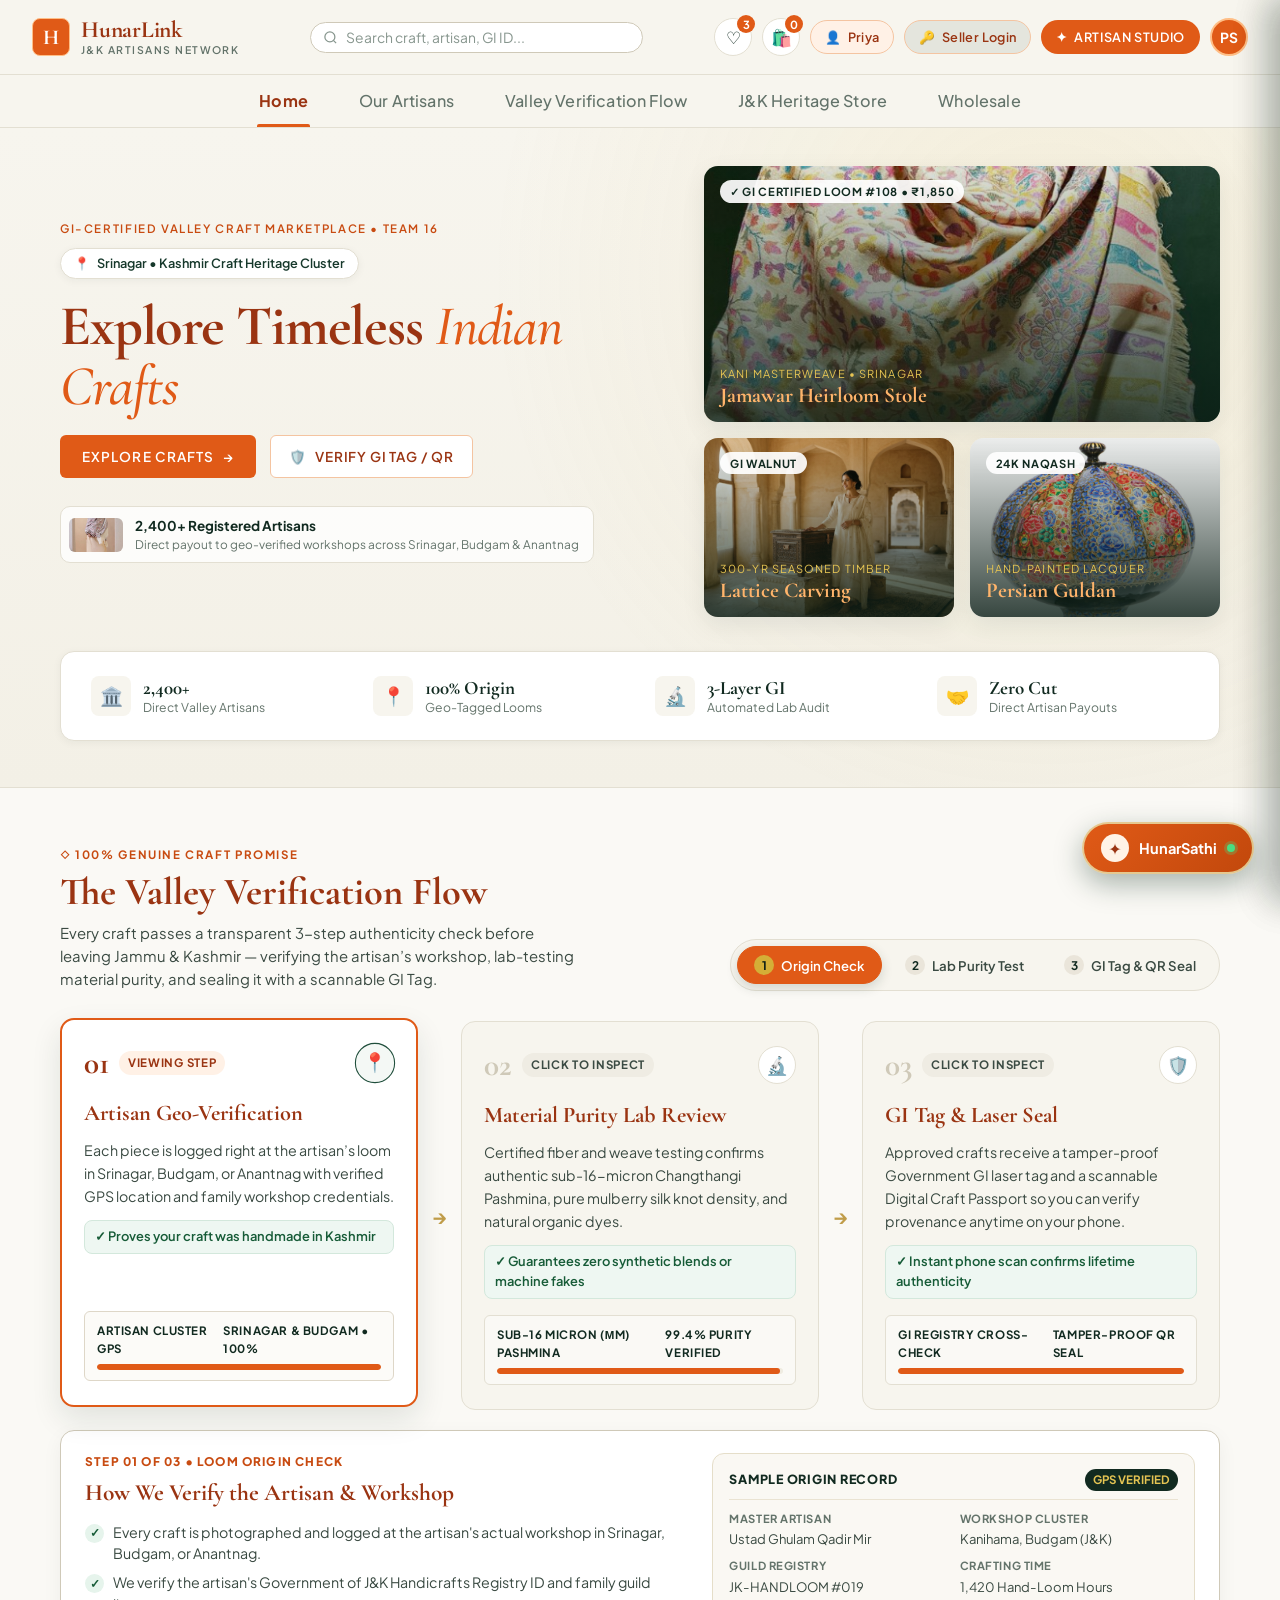
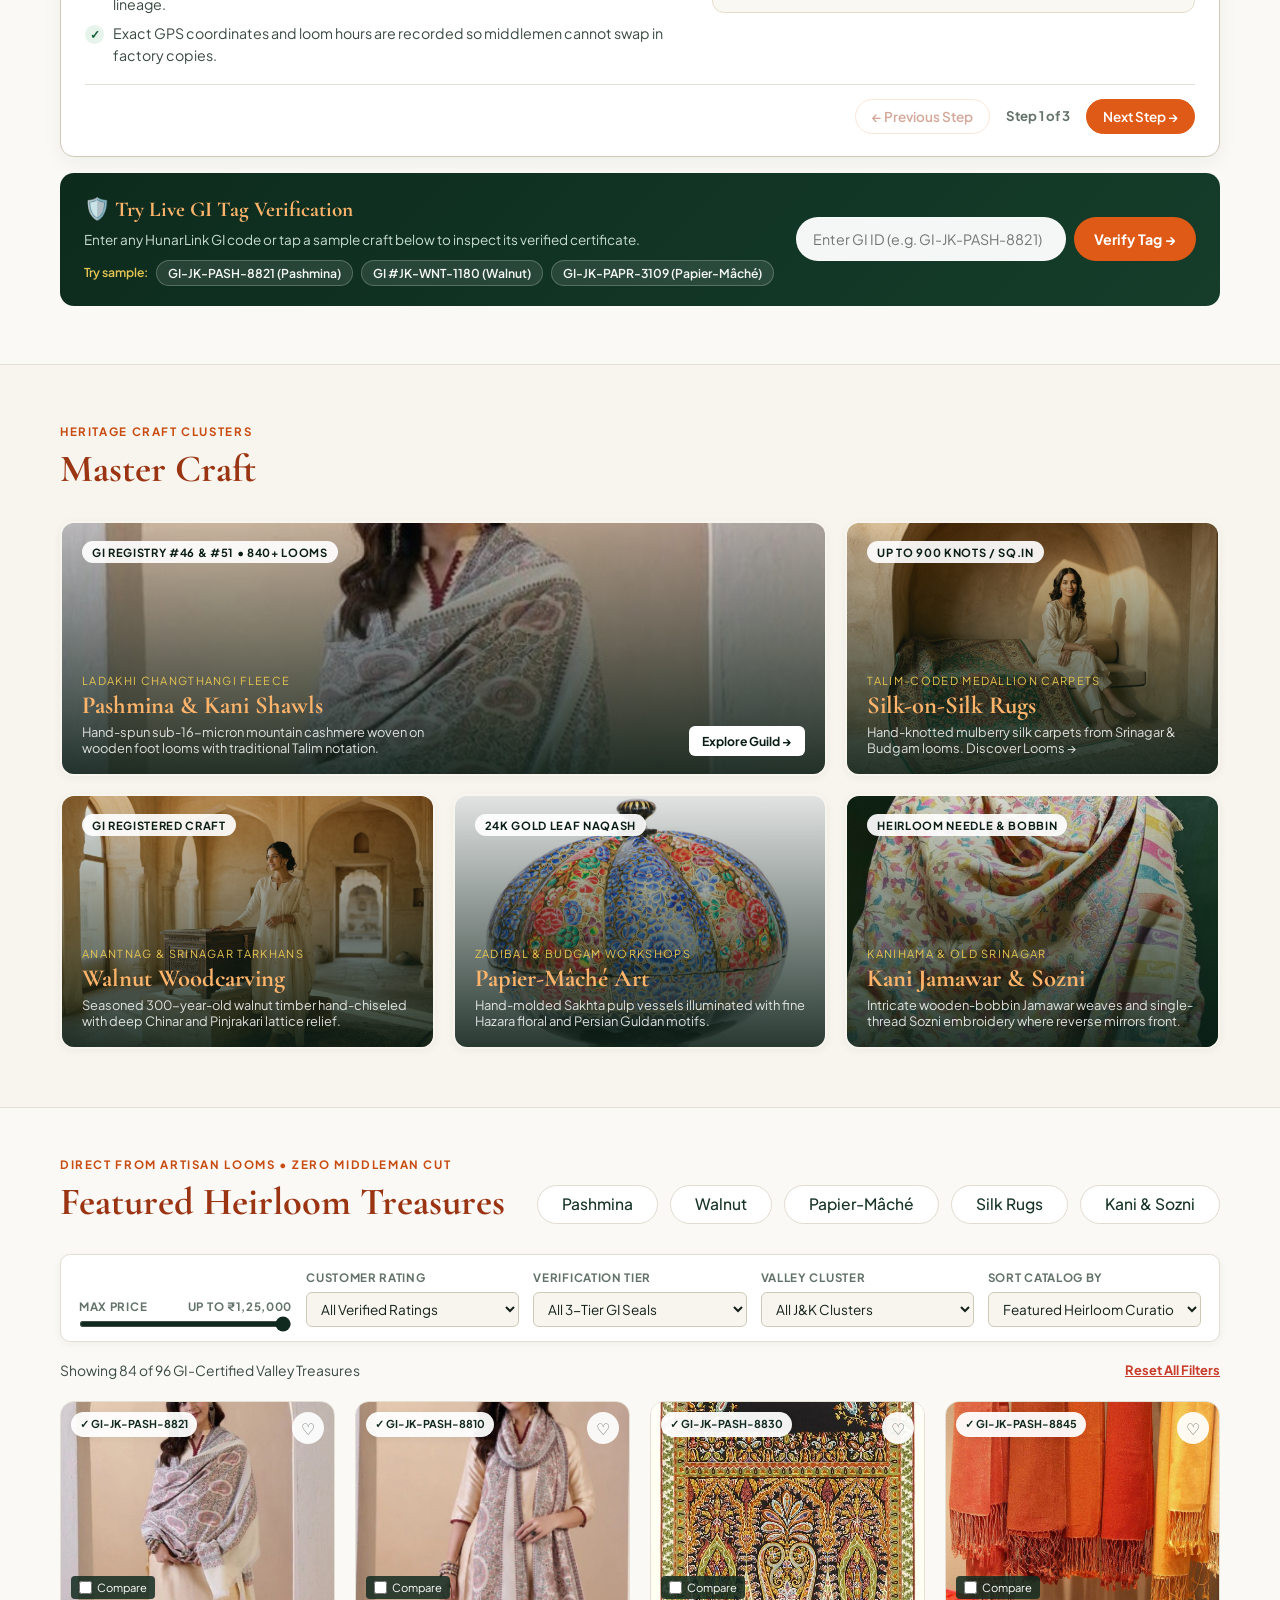
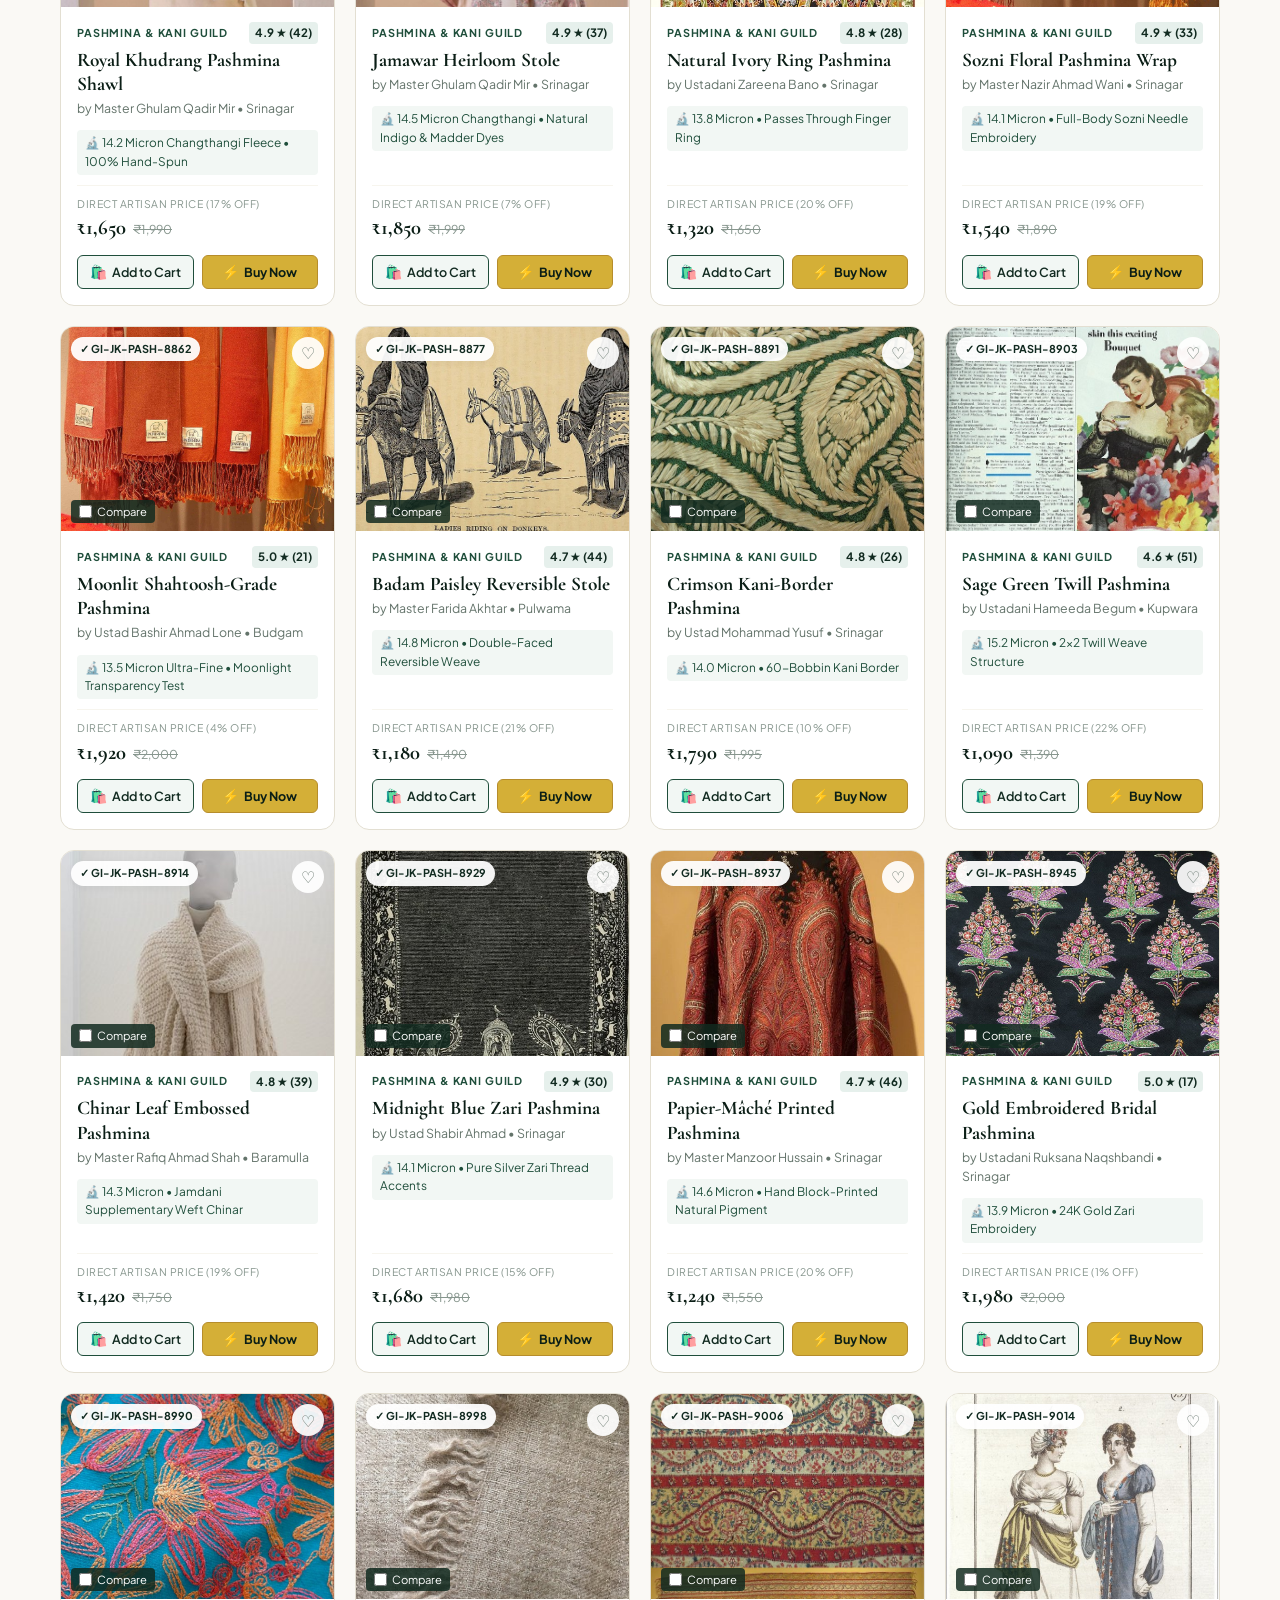
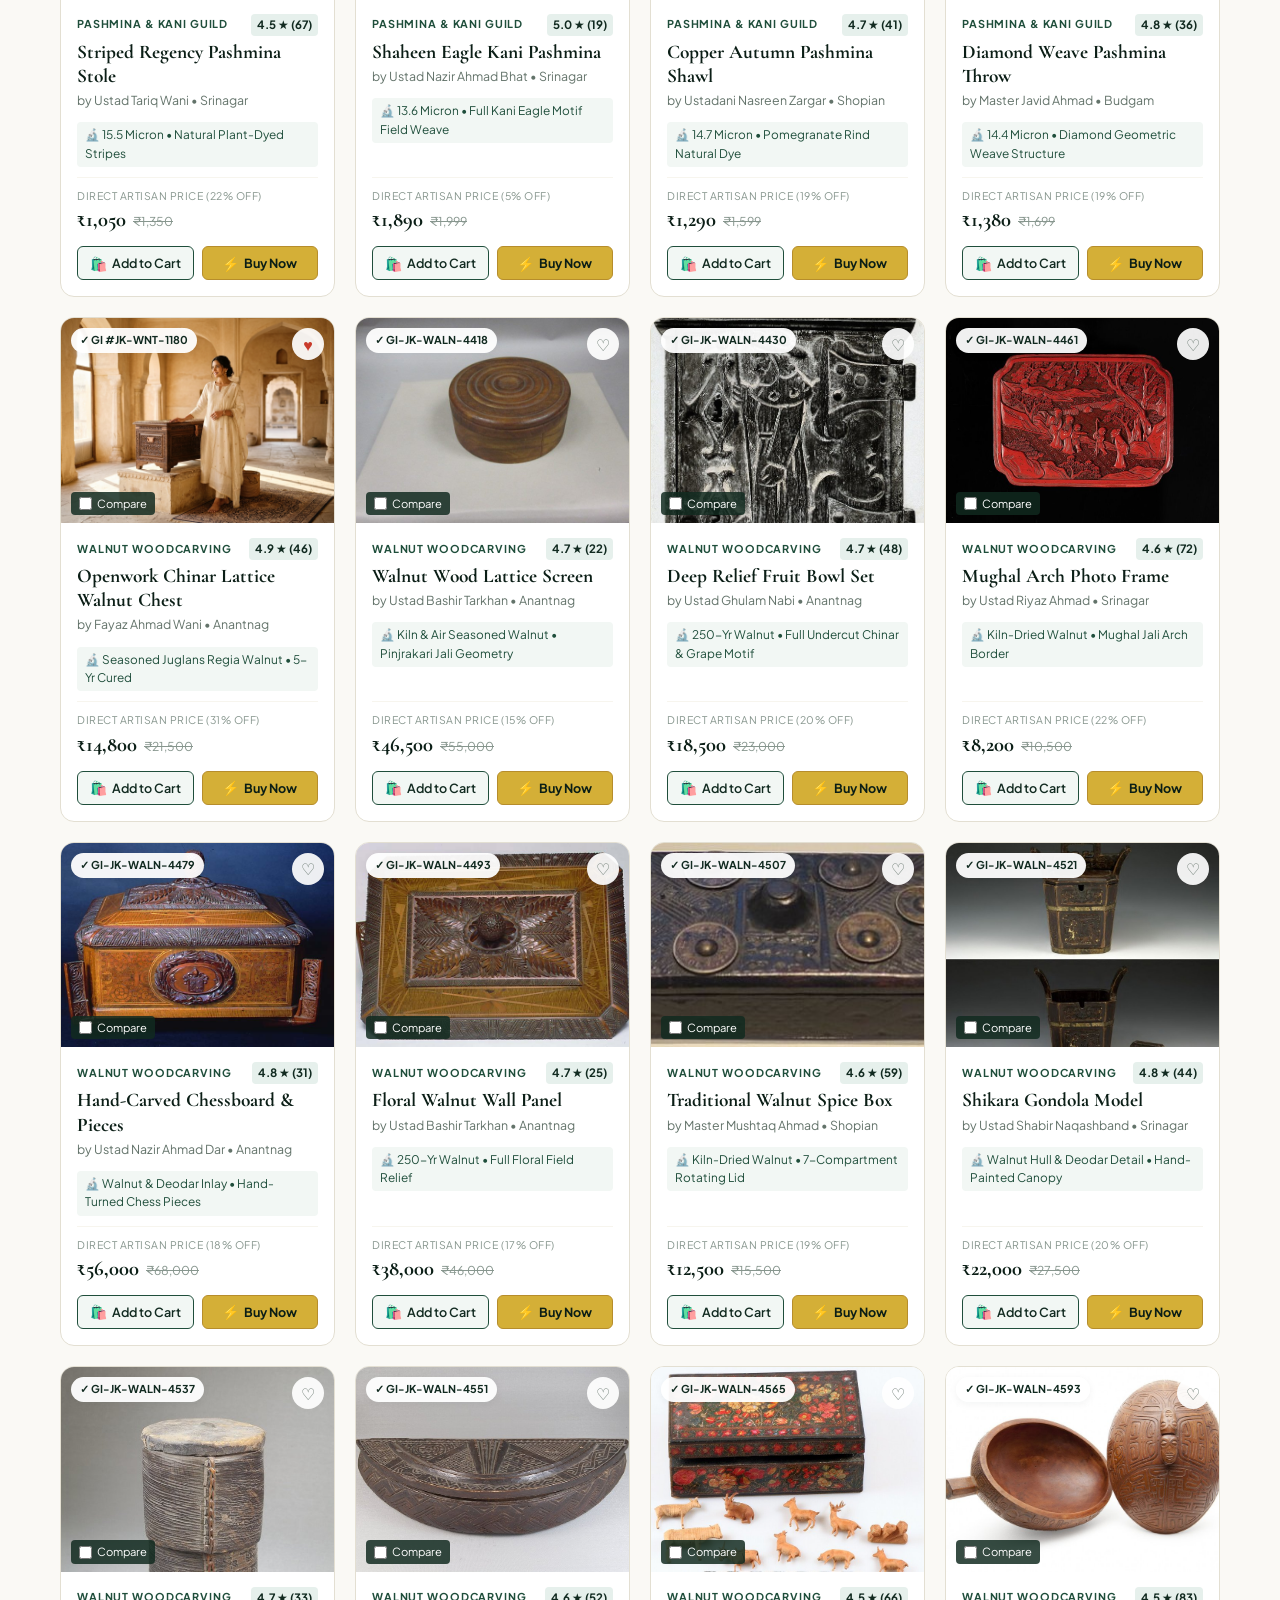
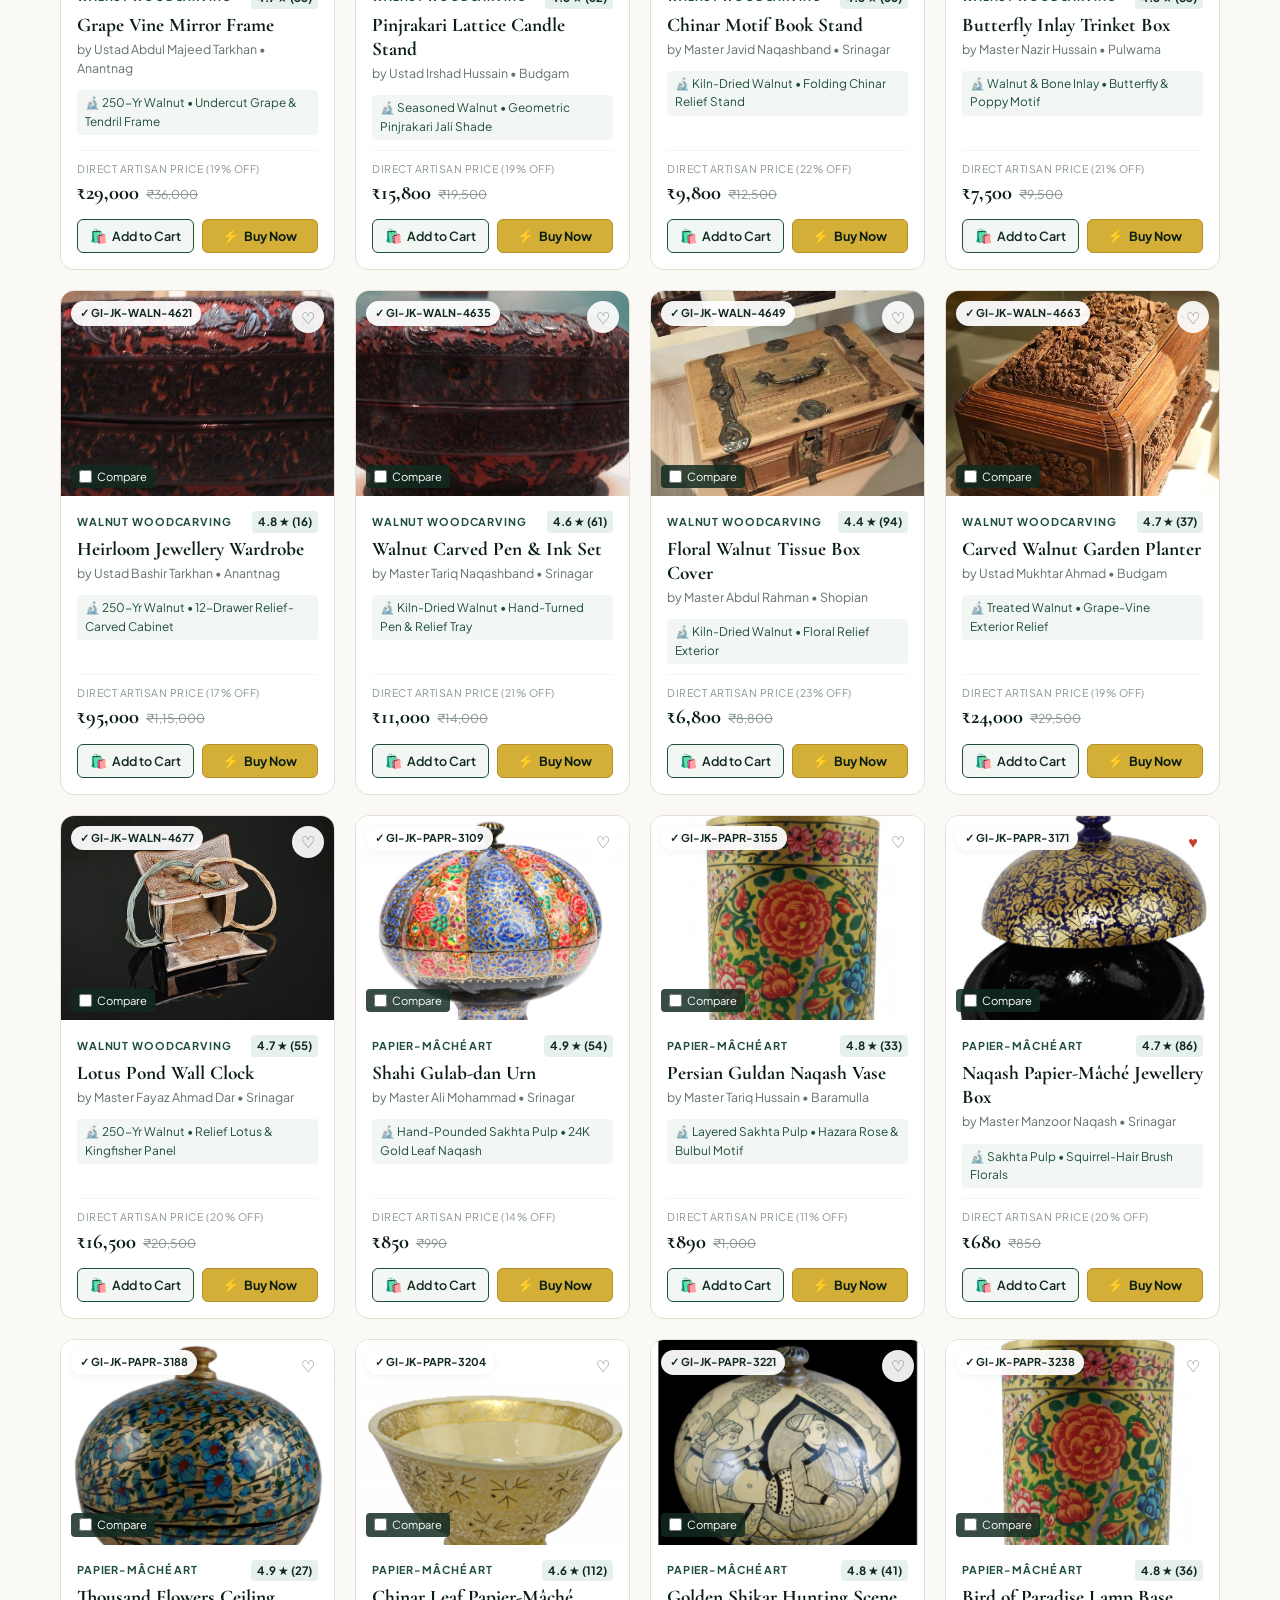
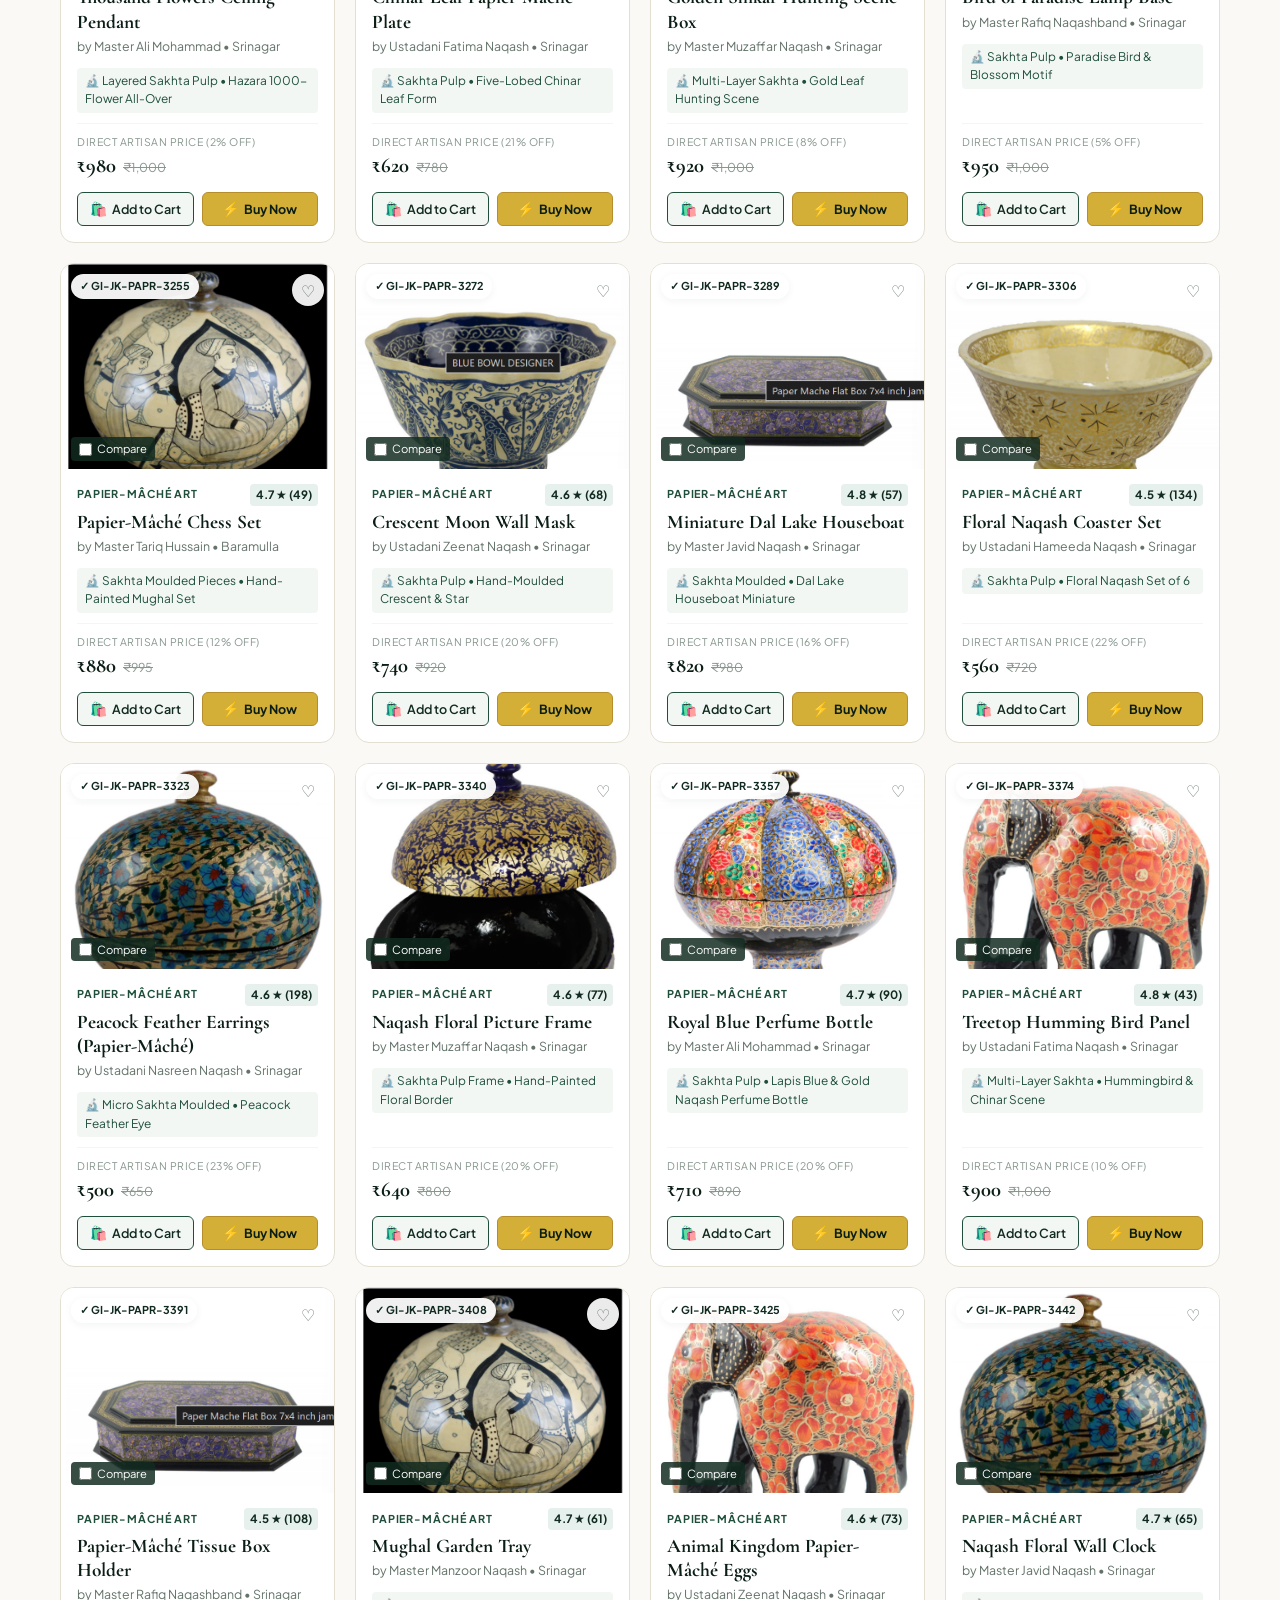
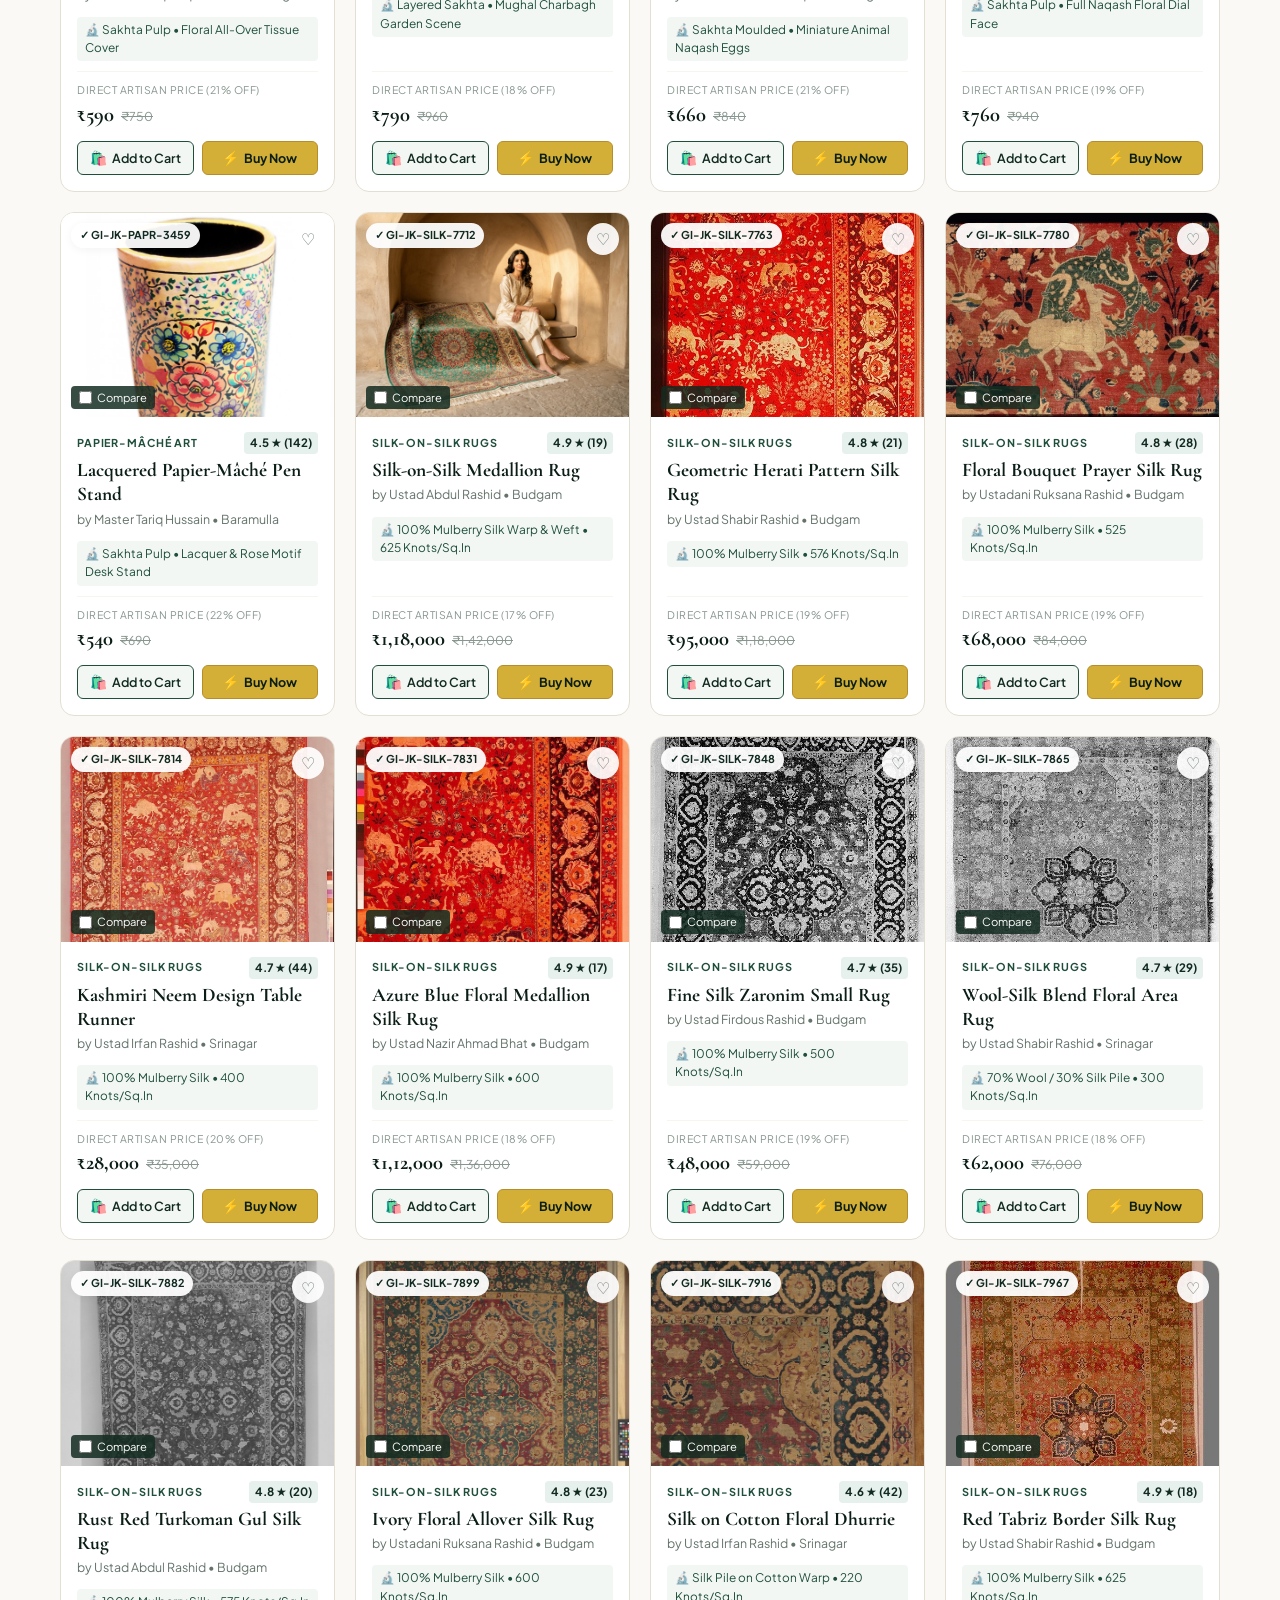
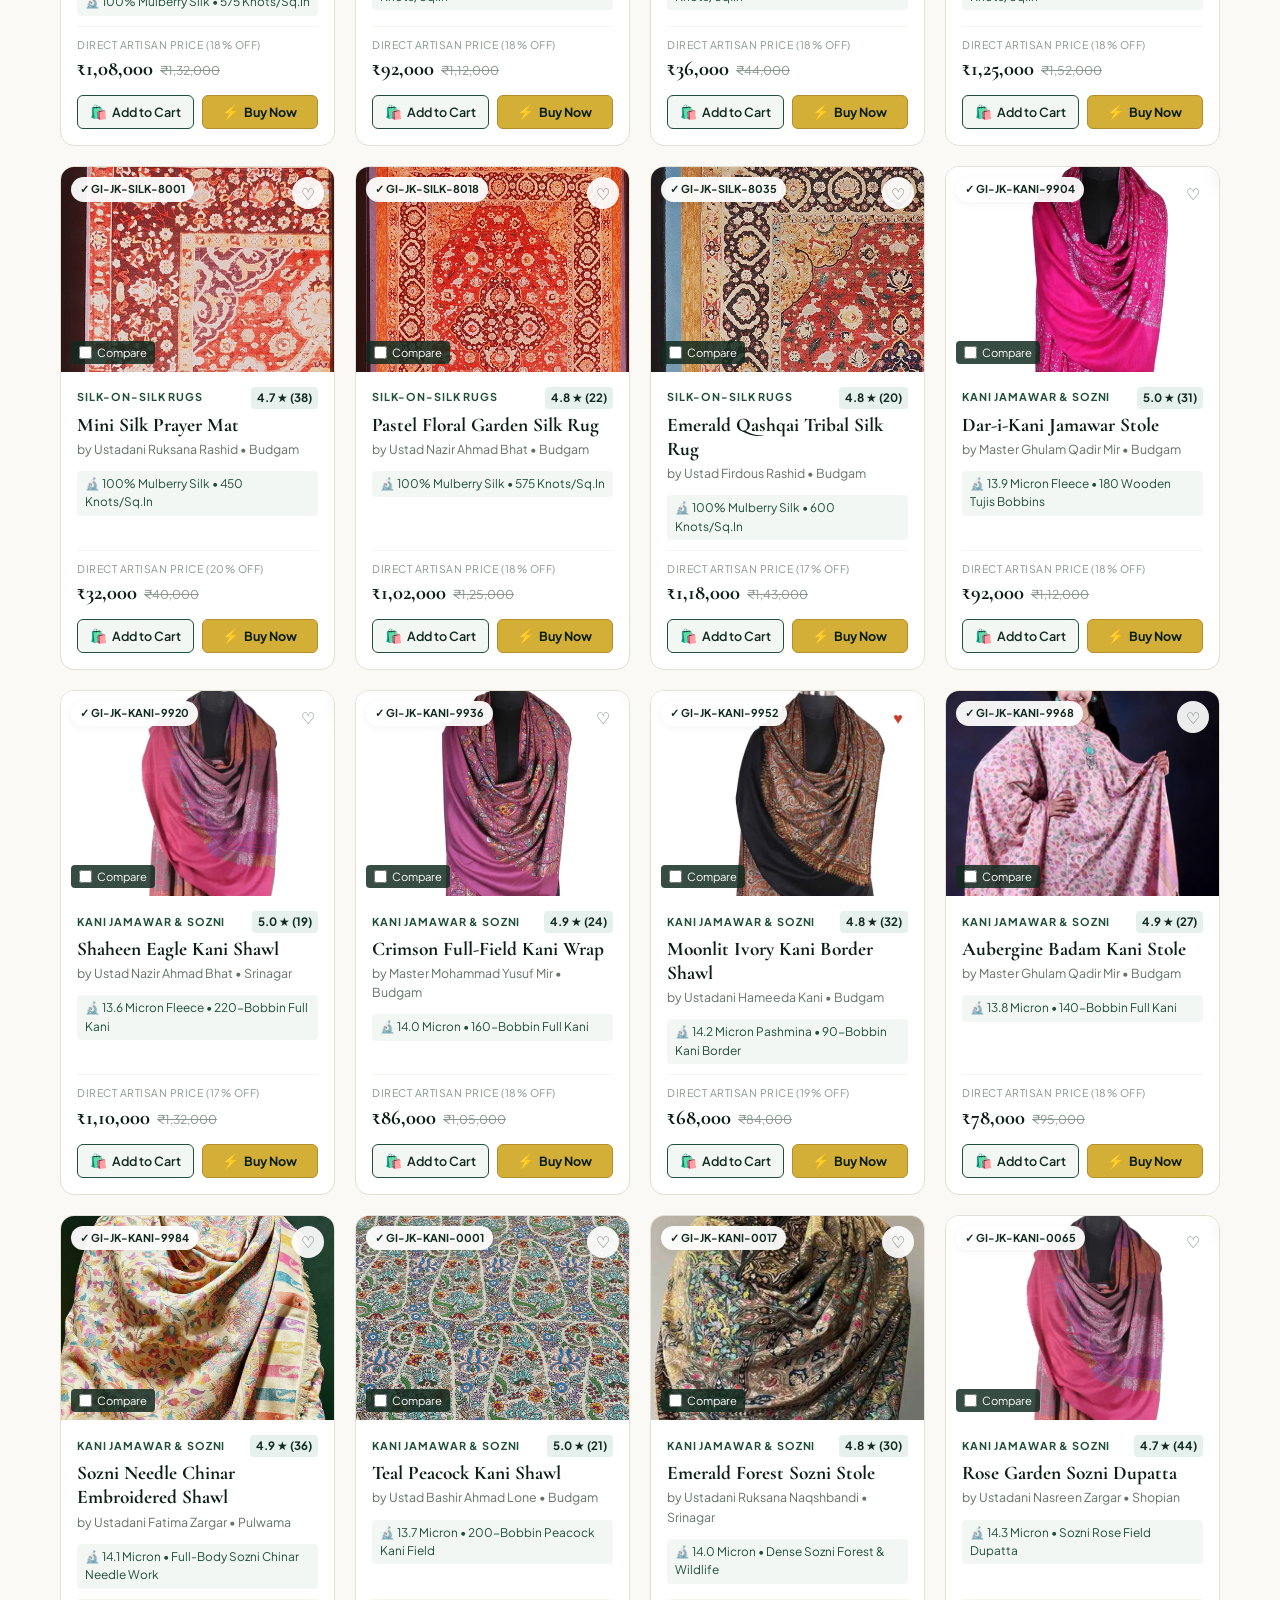
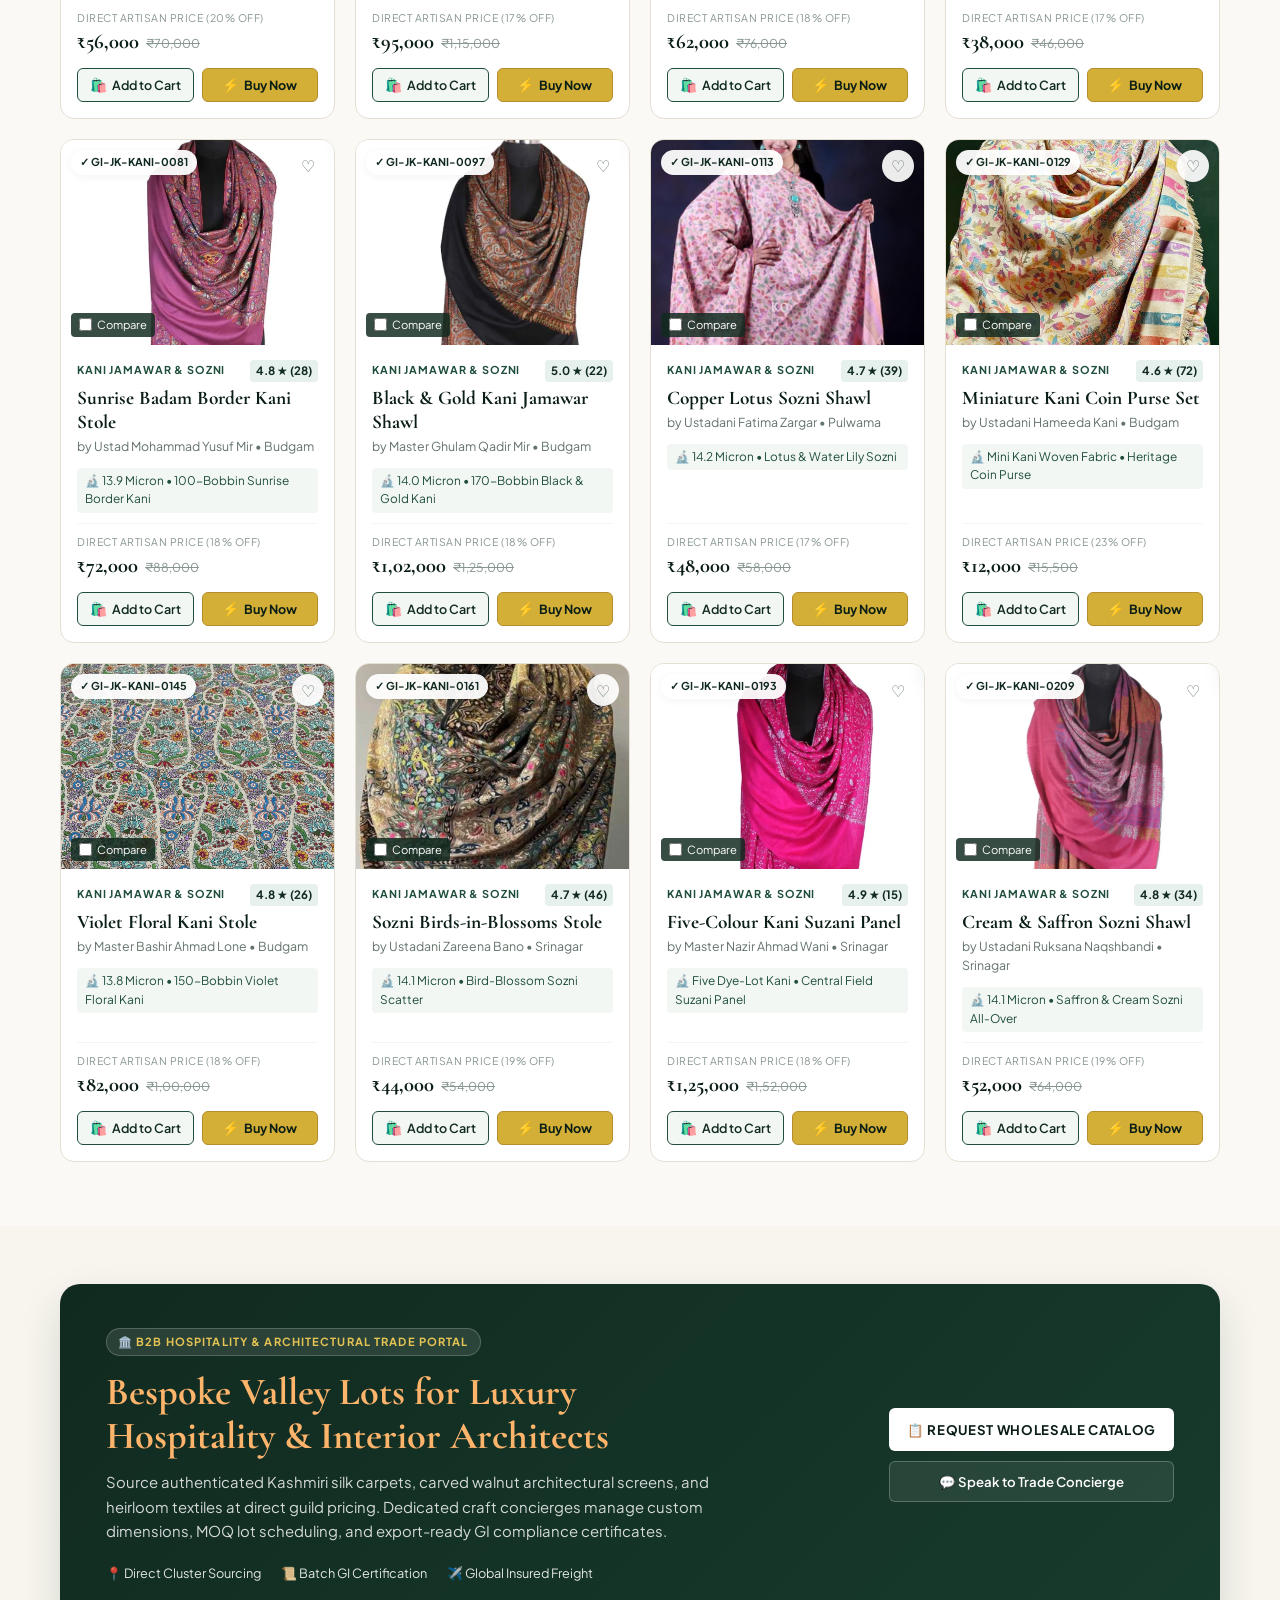
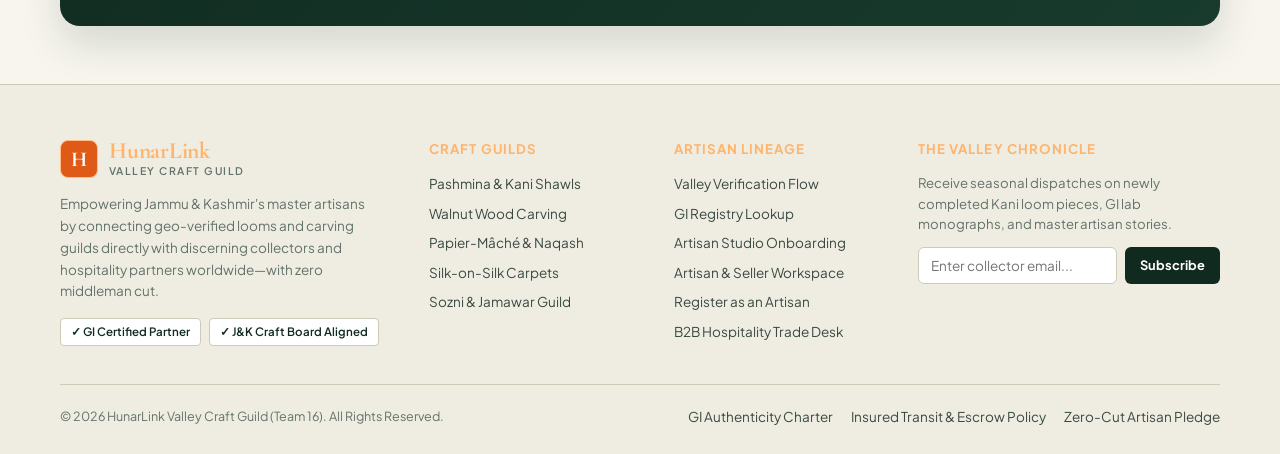
<file: hunarlink_valley_craft_guild_gi_certified_kashmiri_handicrafts_marketplace.html>
<!DOCTYPE html>
<html lang="en">

<head>
  <meta charset="UTF-8">
  <meta name="viewport" content="width=device-width, initial-scale=1.0">
  <title>HunarLink — Valley Craft Guild | GI-Certified Kashmiri Handicrafts Marketplace</title>
  <link rel="preconnect" href="https://fonts.googleapis.com">
  <link rel="preconnect" href="https://fonts.gstatic.com" crossorigin>
  <link
    href="https://fonts.googleapis.com/css2?family=Cormorant+Garamond:ital,wght@0,600;0,700;1,500&family=Plus+Jakarta+Sans:wght@400;500;600;700&display=swap"
    rel="stylesheet" media="print" onload="this.media='all'">
  <link rel="stylesheet" href="hunarlink_valley_craft_guild_gi_certified_kashmiri_handicrafts_marketplace.css">
  <link rel="stylesheet" href="hunarsathi-chatbot/widget.css">
</head>

<body>

  <!-- 1. Top Utility Bar -->
  <div class="utility-bar">
    <div class="container utility-inner">
      <div class="utility-left">
        <span><span class="utility-dot"></span> GI-Certified Jammu &amp; Kashmir Handicrafts • Direct Artisan Loom
          Marketplace</span>
      </div>
      <div class="utility-actions">
        <button type="button" class="utility-link-btn" onclick="openSellerLoginModal('artisan')">🔑 Seller
          Login</button>
        <button type="button" class="utility-link-btn" onclick="openGiVerifyModal('GI-JK-PASH-8821')">🛡️ Verify GI
          Tag</button>
        <button type="button" class="utility-link-btn" onclick="openOrdersModal()">📦 Track Orders</button>
        <button type="button" class="utility-link-btn" onclick="openCompareModal()">⚖️ Compare Crafts</button>
        <button type="button" class="utility-link-btn" onclick="resetDemoStorage()">↺ Reset Demo</button>
      </div>
    </div>
  </div>

  <!-- Sticky Main Header -->
  <header class="site-header" id="site-header">
    <div class="container header-inner">
      <button type="button" class="brand-logo" id="brand-home-trigger"
        onclick="resetAllFilters(); window.scrollTo({top:0, behavior:'smooth'})">
        <span class="brand-emblem">H</span>
        <span class="brand-text-wrap">
          <span class="brand-title">HunarLink</span>
          <span class="brand-subtitle">J&amp;K Artisans Network </span>
        </span>
      </button>

      <!-- Live Search Bar -->
      <div class="header-search-wrap">
        <div class="header-search-box">
          <svg class="search-icon-svg" viewBox="0 0 24 24" fill="none" stroke="currentColor" stroke-width="2">
            <circle cx="11" cy="11" r="8"></circle>
            <line x1="21" y1="21" x2="16.65" y2="16.65"></line>
          </svg>
          <input type="text" id="global-search-input" class="header-search-input"
            placeholder="Search craft, artisan, GI ID...">
          <button type="button" id="search-clear-btn" class="search-clear-btn" aria-label="Clear Search">✕</button>
        </div>
        <div id="search-suggestions" class="search-suggestions-dropdown"></div>
      </div>

      <!-- Right Controls: Wishlist, Cart, User, Seller, Artisan Studio, Profile -->
      <div class="header-controls">
        <button type="button" class="icon-badge-btn" id="wishlist-btn" onclick="toggleDrawer('wishlist-drawer', true)"
          aria-label="Open Wishlist">
          <span>♡</span>
          <span class="badge-counter" id="wishlist-count">3</span>
        </button>

        <button type="button" class="icon-badge-btn" id="cart-btn" onclick="toggleDrawer('cart-drawer', true)"
          aria-label="Open Shopping Bag">
          <span>🛍️</span>
          <span class="badge-counter gold" id="cart-count">0</span>
        </button>

        <button type="button" class="btn-user-login logged-in" id="user-login-btn" onclick="handleUserLoginClick()"
          title="User &amp; Collector Profile">
          <span>👤</span> <span id="user-login-text">Priya</span>
        </button>

        <button type="button" class="btn-seller-login" id="seller-login-btn" onclick="handleSellerLoginClick()"
          title="Seller &amp; Artisan Portal Sign In">
          <span>🔑</span> <span id="seller-login-text">Seller Login</span>
        </button>

        <button type="button" class="btn-artisan-studio" id="artisan-studio-btn" onclick="openArtisanStudioModal()">
          <span>✦</span> ARTISAN STUDIO
        </button>

        <div class="profile-dropdown-wrap">
          <button type="button" class="profile-avatar-btn" id="profile-menu-btn"
            aria-label="Collector Profile Menu">PS</button>
          <div class="profile-menu" id="profile-menu">
            <div class="profile-menu-header">
              <div class="profile-menu-name">Priya Sharma</div>
              <div class="profile-menu-role">Verified Valley Collector • J&amp;K</div>
            </div>
            <a href="user-portal/profile.html" class="profile-menu-item" style="text-decoration: none;">
              <span>👤 My Profile (Customize)</span>
              <span>→</span>
            </a>
            <a href="user-portal/orders.html" class="profile-menu-item" style="text-decoration: none;">
              <span>📦 My Orders &amp; Live Tracking</span>
              <span>→</span>
            </a>
            <a href="user-portal/login.html" class="profile-menu-item" style="text-decoration: none;">
              <span>🔐 User Login / Switch Account</span>
              <span>→</span>
            </a>
            <a href="auth.html?mode=login&amp;role=artisan" class="profile-menu-item" style="text-decoration: none;">
              <span>🔨 Artisan &amp; Seller Portal</span>
              <span>→</span>
            </a>
            <a href="auth.html?mode=register&amp;role=artisan" class="profile-menu-item" style="text-decoration: none;">
              <span>✨ Register as an Artisan</span>
              <span>→</span>
            </a>
            <button type="button" class="profile-menu-item" onclick="toggleDrawer('wishlist-drawer', true)">
              <span>♡ Saved Heirloom Wishlist</span>
              <span>→</span>
            </button>
            <button type="button" class="profile-menu-item" onclick="openGiVerifyModal('GI-JK-PASH-8821')">
              <span>🛡️ GI Registry Verifier</span>
              <span>→</span>
            </button>
            <button type="button" class="profile-menu-item" onclick="resetDemoStorage()">
              <span>↺ Reset Demo Catalog</span>
              <span>→</span>
            </button>
            <button type="button" class="profile-menu-item" id="btn-profile-signout" onclick="logoutUser()"
              style="display: none; color: #D32F2F; border-top: 1px solid var(--border-light);">
              <span>🚪 Sign Out</span>
              <span>→</span>
            </button>
          </div>
        </div>
      </div>
    </div>
  </header>

  <!-- Secondary Section Navigation Bar -->
  <nav class="section-nav-bar" id="section-nav-bar" aria-label="Section Navigation">
    <div class="container section-nav-inner">
      <button type="button" class="snav-item active" id="snav-home"
        onclick="snav_setActive('snav-home'); window.scrollTo({top:0, behavior:'smooth'})">Home</button>
      <button type="button" class="snav-item" id="snav-artisans"
        onclick="snav_setActive('snav-artisans'); document.getElementById('craft-guilds-section').scrollIntoView({behavior:'smooth'})">Our
        Artisans</button>
      <button type="button" class="snav-item" id="snav-verify"
        onclick="snav_setActive('snav-verify'); document.getElementById('verification-section').scrollIntoView({behavior:'smooth'})">Valley
        Verification Flow</button>
      <button type="button" class="snav-item" id="snav-store"
        onclick="snav_setActive('snav-store'); document.getElementById('marketplace-section').scrollIntoView({behavior:'smooth'})">J&amp;K
        Heritage Store</button>
      <button type="button" class="snav-item" id="snav-wholesale"
        onclick="snav_setActive('snav-wholesale'); document.getElementById('b2b-wholesale-section').scrollIntoView({behavior:'smooth'})">Wholesale</button>
    </div>
  </nav>

  <!-- 2. Hero Showcase Section -->
  <section class="hero-section" id="hero-section">
    <div class="container">
      <div class="hero-grid">
        <div>
          <div class="hero-overline">GI-CERTIFIED VALLEY CRAFT MARKETPLACE • TEAM 16</div>
          <div class="hero-location-pill">
            <span>📍</span>
            <span>Srinagar • Kashmir Craft Heritage Cluster</span>
          </div>
          <h1 class="hero-title">
            Explore Timeless <em>Indian Crafts</em>
          </h1>

          <div class="hero-cta-row">
            <button type="button" class="btn-primary-forest" id="hero-explore-btn"
              onclick="document.getElementById('marketplace-section').scrollIntoView({behavior:'smooth'})">
              <span>Explore Crafts</span>
              <span>→</span>
            </button>
            <button type="button" class="btn-outline-ivory" id="hero-verify-btn"
              onclick="openGiVerifyModal('GI-JK-PASH-8810')">
              <span>🛡️</span>
              <span>Verify GI Tag / QR</span>
            </button>
          </div>

          <div class="hero-artisan-proof">
            <img src="assets/image_1.jpg" alt="Registered Kashmiri Artisans" class="proof-thumb">
            <div>
              <div class="proof-title">2,400+ Registered Artisans</div>
              <div class="proof-sub">Direct payout to geo-verified workshops across Srinagar, Budgam &amp; Anantnag
              </div>
            </div>
          </div>
        </div>

        <!-- Right 3-Card Bento Collage -->
        <div class="hero-bento">
          <button type="button" class="bento-card bento-main" onclick="openProductPage('hl-pash-002')">
            <img src="assets/image_2.jpg" alt="Jamawar Heirloom Stole">
            <div class="bento-overlay">
              <span class="bento-top-pill">✓ GI Certified Loom #108 • ₹1,850</span>
              <div>
                <span class="bento-kicker">Kani Masterweave • Srinagar</span>
                <div class="bento-name">Jamawar Heirloom Stole</div>
              </div>
            </div>
          </button>

          <button type="button" class="bento-card" onclick="openProductPage('hl-waln-007')">
            <img src="assets/image_3.jpg" alt="Walnut Wood Lattice Carving">
            <div class="bento-overlay">
              <span class="bento-top-pill">GI Walnut</span>
              <div>
                <span class="bento-kicker">300-Yr Seasoned Timber</span>
                <div class="bento-name">Lattice Carving</div>
              </div>
            </div>
          </button>

          <button type="button" class="bento-card" onclick="openProductPage('hl-papr-008')">
            <img src="assets/image_4.jpg" alt="Persian Guldan Papier-Mache">
            <div class="bento-overlay">
              <span class="bento-top-pill">24K Naqash</span>
              <div>
                <span class="bento-kicker">Hand-Painted Lacquer</span>
                <div class="bento-name">Persian Guldan</div>
              </div>
            </div>
          </button>
        </div>
      </div>

      <!-- 4-KPI Trust Bar -->
      <div class="trust-bar">
        <button type="button" class="trust-item"
          onclick="document.getElementById('craft-guilds-section').scrollIntoView({behavior:'smooth'})">
          <div class="trust-icon-box">🏛️</div>
          <div>
            <div class="trust-value">2,400+</div>
            <div class="trust-label">Direct Valley Artisans</div>
          </div>
        </button>

        <button type="button" class="trust-item" onclick="openGiVerifyModal('GI-JK-PASH-8821')">
          <div class="trust-icon-box">📍</div>
          <div>
            <div class="trust-value">100% Origin</div>
            <div class="trust-label">Geo-Tagged Looms</div>
          </div>
        </button>

        <button type="button" class="trust-item"
          onclick="document.getElementById('verification-section').scrollIntoView({behavior:'smooth'})">
          <div class="trust-icon-box">🔬</div>
          <div>
            <div class="trust-value">3-Layer GI</div>
            <div class="trust-label">Automated Lab Audit</div>
          </div>
        </button>

        <button type="button" class="trust-item" onclick="toggleDrawer('cart-drawer', true)">
          <div class="trust-icon-box">🤝</div>
          <div>
            <div class="trust-value">Zero Cut</div>
            <div class="trust-label">Direct Artisan Payouts</div>
          </div>
        </button>
      </div>
    </div>
  </section>

  <!-- 3. The Valley Verification Flow -->
  <section class="verification-section" id="verification-section">
    <div class="container">
      <div class="section-header-split">
        <div>
          <div class="section-kicker">◇ 100% GENUINE CRAFT PROMISE</div>
          <h2 class="section-title">The Valley Verification Flow</h2>
          <p class="section-desc">
            Every craft passes a transparent 3-step authenticity check before leaving Jammu &amp; Kashmir — verifying
            the artisan’s workshop, lab-testing material purity, and sealing it with a scannable GI Tag.
          </p>
        </div>
        <div class="verification-pills-box" role="tablist" aria-label="Verification Steps">
          <button type="button" class="verify-pill-badge active" id="verify-pill-1" role="tab" aria-selected="true"
            onclick="selectVerificationStep(1)">
            <span class="verify-pill-num">1</span> Origin Check
          </button>
          <button type="button" class="verify-pill-badge" id="verify-pill-2" role="tab" aria-selected="false"
            onclick="selectVerificationStep(2)">
            <span class="verify-pill-num">2</span> Lab Purity Test
          </button>
          <button type="button" class="verify-pill-badge" id="verify-pill-3" role="tab" aria-selected="false"
            onclick="selectVerificationStep(3)">
            <span class="verify-pill-num">3</span> GI Tag &amp; QR Seal
          </button>
        </div>
      </div>

      <!-- Interactive 3-Step Flow Cards with Directional Arrows -->
      <div class="verification-flow-track">
        <div class="verify-step-card highlighted" id="verify-card-1" role="button" tabindex="0" aria-pressed="true"
          onclick="selectVerificationStep(1)"
          onkeydown="if(event.key==='Enter'||event.key===' '){event.preventDefault();selectVerificationStep(1);}">
          <div>
            <div class="verify-card-top">
              <div class="verify-step-meta">
                <span class="verify-step-num">01</span>
                <span class="verify-step-tag" id="verify-tag-1">Viewing Step</span>
              </div>
              <span class="verify-step-icon" aria-hidden="true">📍</span>
            </div>
            <h3 class="verify-step-title">Artisan Geo-Verification</h3>
            <p class="verify-step-body">
              Each piece is logged right at the artisan’s loom in Srinagar, Budgam, or Anantnag with verified GPS
              location and family workshop credentials.
            </p>
            <div class="verify-buyer-benefit">✓ Proves your craft was handmade in Kashmir</div>
          </div>
          <div class="verify-meter-box">
            <div class="verify-meter-labels">
              <span>ARTISAN CLUSTER GPS</span>
              <span>SRINAGAR &amp; BUDGAM • 100%</span>
            </div>
            <div class="verify-meter-bar">
              <div class="verify-meter-fill" style="width: 100%;"></div>
            </div>
          </div>
        </div>

        <div class="verify-flow-arrow" aria-hidden="true">→</div>

        <div class="verify-step-card" id="verify-card-2" role="button" tabindex="0" aria-pressed="false"
          onclick="selectVerificationStep(2)"
          onkeydown="if(event.key==='Enter'||event.key===' '){event.preventDefault();selectVerificationStep(2);}">
          <div>
            <div class="verify-card-top">
              <div class="verify-step-meta">
                <span class="verify-step-num">02</span>
                <span class="verify-step-tag" id="verify-tag-2">Click to Inspect</span>
              </div>
              <span class="verify-step-icon" aria-hidden="true">🔬</span>
            </div>
            <h3 class="verify-step-title">Material Purity Lab Review</h3>
            <p class="verify-step-body">
              Certified fiber and weave testing confirms authentic sub-16-micron Changthangi Pashmina, pure mulberry
              silk knot density, and natural organic dyes.
            </p>
            <div class="verify-buyer-benefit">✓ Guarantees zero synthetic blends or machine fakes</div>
          </div>
          <div class="verify-meter-box">
            <div class="verify-meter-labels">
              <span>SUB-16 MICRON (µm) PASHMINA</span>
              <span>99.4% PURITY VERIFIED</span>
            </div>
            <div class="verify-meter-bar">
              <div class="verify-meter-fill" style="width: 99%;"></div>
            </div>
          </div>
        </div>

        <div class="verify-flow-arrow" aria-hidden="true">→</div>

        <div class="verify-step-card" id="verify-card-3" role="button" tabindex="0" aria-pressed="false"
          onclick="selectVerificationStep(3)"
          onkeydown="if(event.key==='Enter'||event.key===' '){event.preventDefault();selectVerificationStep(3);}">
          <div>
            <div class="verify-card-top">
              <div class="verify-step-meta">
                <span class="verify-step-num">03</span>
                <span class="verify-step-tag" id="verify-tag-3">Click to Inspect</span>
              </div>
              <span class="verify-step-icon" aria-hidden="true">🛡️</span>
            </div>
            <h3 class="verify-step-title">GI Tag &amp; Laser Seal</h3>
            <p class="verify-step-body">
              Approved crafts receive a tamper-proof Government GI laser tag and a scannable Digital Craft Passport so
              you can verify provenance anytime on your phone.
            </p>
            <div class="verify-buyer-benefit">✓ Instant phone scan confirms lifetime authenticity</div>
          </div>
          <div class="verify-meter-box">
            <div class="verify-meter-labels">
              <span>GI REGISTRY CROSS-CHECK</span>
              <span>TAMPER-PROOF QR SEAL</span>
            </div>
            <div class="verify-meter-bar">
              <div class="verify-meter-fill gold" style="width: 100%;"></div>
            </div>
          </div>
        </div>
      </div>

      <!-- Interactive Step Detail Drawer & Instant GI Checker -->
      <div class="verify-interactive-panel" id="verify-detail-panel" aria-live="polite">
        <div class="verify-detail-main" id="verify-detail-content">
          <!-- Populated dynamically by selectVerificationStep() -->
        </div>
        <div class="verify-detail-controls">
          <div class="verify-step-nav">
            <button type="button" class="verify-nav-btn" id="verify-prev-btn" onclick="stepVerification(-1)">
              ← Previous Step
            </button>
            <span class="verify-step-counter" id="verify-step-counter">Step 1 of 3</span>
            <button type="button" class="verify-nav-btn primary" id="verify-next-btn" onclick="stepVerification(1)">
              Next Step →
            </button>
          </div>
        </div>
      </div>

      <!-- Quick Live GI Tag Verification Bar -->
      <div class="verify-quick-lookup">
        <div class="verify-quick-left">
          <div class="verify-quick-title">🛡️ Try Live GI Tag Verification</div>
          <div class="verify-quick-sub">Enter any HunarLink GI code or tap a sample craft below to inspect its verified
            certificate.</div>
          <div class="verify-sample-chips">
            <span class="verify-sample-label">Try sample:</span>
            <button type="button" class="verify-sample-chip"
              onclick="quickVerifyFromSection('GI-JK-PASH-8821')">GI-JK-PASH-8821 (Pashmina)</button>
            <button type="button" class="verify-sample-chip" onclick="quickVerifyFromSection('GI #JK-WNT-1180')">GI
              #JK-WNT-1180 (Walnut)</button>
            <button type="button" class="verify-sample-chip"
              onclick="quickVerifyFromSection('GI-JK-PAPR-3109')">GI-JK-PAPR-3109 (Papier-Mâché)</button>
          </div>
        </div>
        <form class="verify-quick-form" onsubmit="event.preventDefault(); quickVerifyFromSection();">
          <input type="text" id="inline-gi-input" class="verify-quick-input"
            placeholder="Enter GI ID (e.g. GI-JK-PASH-8821)" aria-label="Enter GI Tag ID">
          <button type="submit" class="verify-quick-btn">Verify Tag →</button>
        </form>
      </div>
    </div>
  </section>

  <!-- 4. Curated Craft Guilds (5-Card Bento Grid) -->
  <section class="guilds-section" id="craft-guilds-section">
    <div class="container">
      <div class="section-header-split">
        <div>
          <div class="section-kicker">HERITAGE CRAFT CLUSTERS</div>
          <h2 class="section-title">Master Craft </h2>
        </div>
        <p class="section-desc" style="margin-top: 0;">

        </p>
      </div>

      <div class="guilds-bento-grid">
        <button type="button" class="guild-bento-card span-2" data-guild="pashmina"
          onclick="setCategoryFilter('pashmina', true)">
          <img src="assets/image_1.jpg" alt="Pashmina and Kani Shawls Guild">
          <div class="guild-bento-overlay">
            <span class="guild-top-tag">GI Registry #46 &amp; #51 • 840+ Looms</span>
            <div class="guild-bottom-row">
              <div>
                <div class="guild-card-kicker">Ladakhi Changthangi Fleece</div>
                <div class="guild-card-title">Pashmina &amp; Kani Shawls</div>
                <p class="guild-card-desc">Hand-spun sub-16-micron mountain cashmere woven on wooden foot looms with
                  traditional Talim notation.</p>
              </div>
              <span class="guild-cta-pill">Explore Guild →</span>
            </div>
          </div>
        </button>

        <button type="button" class="guild-bento-card" data-guild="silk-rugs"
          onclick="setCategoryFilter('silk-rugs', true)">
          <img src="assets/image_5.jpg" alt="Silk-on-Silk Rugs Guild">
          <div class="guild-bento-overlay">
            <span class="guild-top-tag">Up to 900 Knots / Sq.In</span>
            <div>
              <div class="guild-card-kicker">Talim-Coded Medallion Carpets</div>
              <div class="guild-card-title">Silk-on-Silk Rugs</div>
              <p class="guild-card-desc">Hand-knotted mulberry silk carpets from Srinagar &amp; Budgam looms. Discover
                Looms →</p>
            </div>
          </div>
        </button>

        <button type="button" class="guild-bento-card" data-guild="walnut" onclick="setCategoryFilter('walnut', true)">
          <img src="assets/image_3.jpg" alt="Walnut Woodcarving Guild">
          <div class="guild-bento-overlay">
            <span class="guild-top-tag">GI Registered Craft</span>
            <div>
              <div class="guild-card-kicker">Anantnag &amp; Srinagar Tarkhans</div>
              <div class="guild-card-title">Walnut Woodcarving</div>
              <p class="guild-card-desc">Seasoned 300-year-old walnut timber hand-chiseled with deep Chinar and
                Pinjrakari lattice relief.</p>
            </div>
          </div>
        </button>

        <button type="button" class="guild-bento-card" data-guild="papier-mache"
          onclick="setCategoryFilter('papier-mache', true)">
          <img src="assets/image_4.jpg" alt="Papier-Mache Art Guild">
          <div class="guild-bento-overlay">
            <span class="guild-top-tag">24K Gold Leaf Naqash</span>
            <div>
              <div class="guild-card-kicker">Zadibal &amp; Budgam Workshops</div>
              <div class="guild-card-title">Papier-Mâché Art</div>
              <p class="guild-card-desc">Hand-molded Sakhta pulp vessels illuminated with fine Hazara floral and Persian
                Guldan motifs.</p>
            </div>
          </div>
        </button>

        <button type="button" class="guild-bento-card" data-guild="sozni" onclick="setCategoryFilter('sozni', true)">
          <img src="assets/image_2.jpg" alt="Kani Jamawar and Sozni Guild">
          <div class="guild-bento-overlay">
            <span class="guild-top-tag">Heirloom Needle &amp; Bobbin</span>
            <div>
              <div class="guild-card-kicker">Kanihama &amp; Old Srinagar</div>
              <div class="guild-card-title">Kani Jamawar &amp; Sozni</div>
              <p class="guild-card-desc">Intricate wooden-bobbin Jamawar weaves and single-thread Sozni embroidery where
                reverse mirrors front.</p>
            </div>
          </div>
        </button>
      </div>
    </div>
  </section>

  <!-- 5. Featured Heirloom Treasures (Full Flipkart-Style Marketplace) -->
  <section class="marketplace-section" id="marketplace-section">
    <div class="container">
      <div class="section-header-split">
        <div>
          <div class="section-kicker">DIRECT FROM ARTISAN LOOMS • ZERO MIDDLEMAN CUT</div>
          <h2 class="section-title">Featured Heirloom Treasures</h2>
        </div>

        <div class="category-pills-row">
          <button type="button" class="cat-pill-btn" data-cat="pashmina"
            onclick="toggleCategoryFilter('pashmina')">Pashmina</button>
          <button type="button" class="cat-pill-btn" data-cat="walnut"
            onclick="toggleCategoryFilter('walnut')">Walnut</button>
          <button type="button" class="cat-pill-btn" data-cat="papier-mache"
            onclick="toggleCategoryFilter('papier-mache')">Papier-Mâché</button>
          <button type="button" class="cat-pill-btn" data-cat="silk-rugs"
            onclick="toggleCategoryFilter('silk-rugs')">Silk Rugs</button>
          <button type="button" class="cat-pill-btn" data-cat="sozni" onclick="toggleCategoryFilter('sozni')">Kani &amp;
            Sozni</button>
        </div>
      </div>

      <!-- Flipkart-Style Multi-Filter & Sort Toolbar -->
      <div class="flipkart-filter-bar">
        <div class="filter-group">
          <label class="filter-label" for="price-range-slider">
            <span>Max Price</span>
            <span id="price-slider-val">Up to ₹1,25,000</span>
          </label>
          <input type="range" id="price-range-slider" class="filter-range" min="500" max="125000" step="500"
            value="125000">
        </div>

        <div class="filter-group">
          <label class="filter-label" for="rating-filter">Customer Rating</label>
          <select id="rating-filter" class="filter-select">
            <option value="0">All Verified Ratings</option>
            <option value="4.8">4.8 ★ &amp; Above</option>
            <option value="4.9">4.9 ★ &amp; Above</option>
          </select>
        </div>

        <div class="filter-group">
          <label class="filter-label" for="gi-tier-filter">Verification Tier</label>
          <select id="gi-tier-filter" class="filter-select">
            <option value="0">All 3-Tier GI Seals</option>
            <option value="3">Level 3: Ustad Laser Seal</option>
            <option value="2">Level 2+: Lab Purity Audited</option>
          </select>
        </div>

        <div class="filter-group">
          <label class="filter-label" for="district-filter">Valley Cluster</label>
          <select id="district-filter" class="filter-select">
            <option value="all">All J&amp;K Clusters</option>
            <option value="Srinagar">Srinagar Cluster</option>
            <option value="Budgam">Budgam Cluster</option>
            <option value="Anantnag">Anantnag Cluster</option>
            <option value="Baramulla">Baramulla Cluster</option>
          </select>
        </div>

        <div class="filter-group">
          <label class="filter-label" for="sort-select">Sort Catalog By</label>
          <select id="sort-select" class="filter-select">
            <option value="featured">Featured Heirloom Curations</option>
            <option value="price-asc">Price: Low to High</option>
            <option value="price-desc">Price: High to Low</option>
            <option value="rating-desc">Collector Rating: High to Low</option>
            <option value="hours-desc">Loom Hours: Most Intricate</option>
          </select>
        </div>
      </div>

      <div class="active-filters-strip">
        <div class="results-summary-text" id="results-summary">Showing 8 of 8 GI-Certified Valley Treasures</div>
        <div class="active-chips-wrap">
          <div id="active-filter-chips" style="display: flex; gap: 6px; flex-wrap: wrap;"></div>
          <button type="button" class="btn-reset-filters" id="clear-filters-btn" onclick="resetAllFilters()">Reset All
            Filters</button>
        </div>
      </div>

      <!-- Dynamic Product Cards Grid -->
      <div class="product-grid" id="product-grid"></div>

      <!-- Recently Viewed Section (Home Page) -->
      <div id="home-recent-wrapper"
        style="margin-top: 48px; border-top: 1px solid var(--border-light); padding-top: 36px; display: none;">
        <div class="section-header-split">
          <div>
            <div class="section-kicker">YOUR DISCOVERY TRAIL</div>
            <h2 class="section-title">Recently Viewed Heirlooms</h2>
          </div>
          <button type="button" class="btn-reset-filters" onclick="clearRecentlyViewed()">Clear History</button>
        </div>
        <div class="product-grid" id="home-recent-grid"></div>
      </div>
    </div>
  </section>

  <!-- 7. B2B Wholesale Banner -->
  <section class="b2b-section" id="b2b-wholesale-section">
    <div class="container">
      <div class="b2b-banner-card">
        <div class="b2b-left">
          <span class="b2b-pill">🏛️ B2B Hospitality &amp; Architectural Trade Portal</span>
          <h2 class="b2b-title">Bespoke Valley Lots for Luxury Hospitality &amp; Interior Architects</h2>
          <p class="b2b-desc">
            Source authenticated Kashmiri silk carpets, carved walnut architectural screens, and heirloom textiles at
            direct guild pricing. Dedicated craft concierges manage custom dimensions, MOQ lot scheduling, and
            export-ready GI compliance certificates.
          </p>
          <div class="b2b-perks-row">
            <span>📍 Direct Cluster Sourcing</span>
            <span>📜 Batch GI Certification</span>
            <span>✈️ Global Insured Freight</span>
          </div>
        </div>

        <div class="b2b-right-actions">
          <button type="button" class="btn-white-solid" id="request-wholesale-btn" onclick="openB2BModal()">
            📋 Request Wholesale Catalog
          </button>
          <button type="button" class="btn-outline-dark" id="trade-concierge-btn"
            style="text-align: center; justify-content: center;" onclick="openB2BModal()">
            💬 Speak to Trade Concierge
          </button>
        </div>
      </div>
    </div>
  </section>

  <!-- 8. Footer & The Valley Chronicle -->
  <footer class="site-footer" id="site-footer">
    <div class="container">
      <div class="footer-grid">
        <div>
          <div class="brand-logo">
            <span class="brand-emblem">H</span>
            <span class="brand-text-wrap">
              <span class="brand-title">HunarLink</span>
              <span class="brand-subtitle">Valley Craft Guild</span>
            </span>
          </div>
          <p class="footer-brand-desc">
            Empowering Jammu &amp; Kashmir's master artisans by connecting geo-verified looms and carving guilds
            directly with discerning collectors and hospitality partners worldwide—with zero middleman cut.
          </p>
          <div class="footer-badges-row">
            <span class="footer-mini-badge">✓ GI Certified Partner</span>
            <span class="footer-mini-badge">✓ J&amp;K Craft Board Aligned</span>
          </div>
        </div>

        <div>
          <div class="footer-col-title">Craft Guilds</div>
          <ul class="footer-links-list">
            <li><button type="button" class="footer-link-btn" onclick="setCategoryFilter('pashmina', true)">Pashmina
                &amp; Kani Shawls</button></li>
            <li><button type="button" class="footer-link-btn" onclick="setCategoryFilter('walnut', true)">Walnut Wood
                Carving</button></li>
            <li><button type="button" class="footer-link-btn"
                onclick="setCategoryFilter('papier-mache', true)">Papier-Mâché &amp; Naqash</button></li>
            <li><button type="button" class="footer-link-btn"
                onclick="setCategoryFilter('silk-rugs', true)">Silk-on-Silk Carpets</button></li>
            <li><button type="button" class="footer-link-btn" onclick="setCategoryFilter('sozni', true)">Sozni &amp;
                Jamawar Guild</button></li>
          </ul>
        </div>

        <div>
          <div class="footer-col-title">Artisan Lineage</div>
          <ul class="footer-links-list">
            <li><button type="button" class="footer-link-btn"
                onclick="document.getElementById('verification-section').scrollIntoView({behavior:'smooth'})">Valley
                Verification Flow</button></li>
            <li><button type="button" class="footer-link-btn" onclick="openGiVerifyModal('GI-JK-PASH-8821')">GI Registry
                Lookup</button></li>
            <li><button type="button" class="footer-link-btn" onclick="openArtisanStudioModal()">Artisan Studio
                Onboarding</button></li>
            <li><a href="auth.html?mode=login&amp;role=artisan" class="footer-link-btn"
                style="text-decoration: none; display: inline-block;">Artisan &amp; Seller Workspace</a></li>
            <li><a href="auth.html?mode=register&amp;role=artisan" class="footer-link-btn"
                style="text-decoration: none; display: inline-block;">Register as an Artisan</a></li>
            <li><button type="button" class="footer-link-btn" onclick="openB2BModal()">B2B Hospitality Trade
                Desk</button></li>
          </ul>
        </div>

        <div>
          <div class="footer-col-title">The Valley Chronicle</div>
          <p style="font-size: 0.78rem; color: var(--text-500);">
            Receive seasonal dispatches on newly completed Kani loom pieces, GI lab monographs, and master artisan
            stories.
          </p>
          <form class="newsletter-form" id="newsletter-form">
            <input type="email" id="newsletter-email" class="newsletter-input" required
              placeholder="Enter collector email...">
            <button type="submit" class="btn-subscribe">Subscribe</button>
          </form>
        </div>
      </div>

      <div class="footer-bottom-bar">
        <div>© 2026 HunarLink Valley Craft Guild (Team 16). All Rights Reserved.</div>
        <div class="footer-policy-links">
          <button type="button" class="footer-link-btn" onclick="openGiVerifyModal('GI-JK-PASH-8821')">GI Authenticity
            Charter</button>
          <button type="button" class="footer-link-btn" onclick="openOrdersModal()">Insured Transit &amp; Escrow
            Policy</button>
          <button type="button" class="footer-link-btn" onclick="openArtisanStudioModal()">Zero-Cut Artisan
            Pledge</button>
        </div>
      </div>
    </div>
  </footer>

  <!-- ==========================================================================
       Interactive Slide-Over Drawers & Modals
       ========================================================================== -->

  <!-- Shopping Cart Drawer -->
  <aside class="slide-drawer" id="cart-drawer" aria-label="Shopping Cart Drawer">
    <div class="drawer-header">
      <div class="drawer-title">🛍️ Valley Acquisition Bag</div>
      <button type="button" class="drawer-close-btn" onclick="toggleDrawer('cart-drawer', false)">✕</button>
    </div>
    <div class="drawer-body" id="cart-drawer-body"></div>
    <div class="drawer-footer" id="cart-drawer-footer"></div>
  </aside>

  <!-- Wishlist Drawer -->
  <aside class="slide-drawer" id="wishlist-drawer" aria-label="Saved Wishlist Drawer">
    <div class="drawer-header">
      <div class="drawer-title">♡ Saved Heirloom Wishlist</div>
      <button type="button" class="drawer-close-btn" onclick="toggleDrawer('wishlist-drawer', false)">✕</button>
    </div>
    <div class="drawer-body" id="wishlist-drawer-body"></div>
  </aside>

  <!-- Product Detail Modal -->
  <div class="backdrop-overlay" id="product-detail-modal">
    <div class="modal-card">
      <div class="modal-header">
        <div class="drawer-title">Heirloom Craft Dossier &amp; GI Passport</div>
        <button type="button" class="drawer-close-btn" onclick="closeModal('product-detail-modal')">✕</button>
      </div>
      <div class="modal-body" id="product-detail-body"></div>
    </div>
  </div>

  <!-- Product Comparison Floating Bar & Modal -->
  <div class="compare-floating-bar" id="compare-floating-bar">
    <span id="compare-bar-text" style="font-size: 0.82rem; font-weight: 600;">1 Craft Selected</span>
    <button type="button" class="btn-gold" style="padding: 7px 14px; font-size: 0.74rem;"
      onclick="openCompareModal()">Compare Side-by-Side</button>
    <button type="button" style="color: rgba(255,255,255,0.75); font-size: 0.74rem;"
      onclick="clearCompareList()">Clear</button>
  </div>

  <div class="backdrop-overlay" id="compare-modal">
    <div class="modal-card">
      <div class="modal-header">
        <div class="drawer-title">⚖️ Side-by-Side Craft Comparison</div>
        <button type="button" class="drawer-close-btn" onclick="closeModal('compare-modal')">✕</button>
      </div>
      <div class="modal-body" id="compare-modal-body"></div>
    </div>
  </div>

  <!-- 4-Step Checkout Wizard Modal -->
  <div class="backdrop-overlay" id="checkout-modal">
    <div class="modal-card">
      <div class="modal-header">
        <div class="drawer-title">🛡️ HunarLink Direct Artisan Escrow Checkout</div>
        <button type="button" class="drawer-close-btn" onclick="closeModal('checkout-modal')">✕</button>
      </div>
      <div class="modal-body" id="checkout-modal-body"></div>
    </div>
  </div>

  <!-- My Orders & 5-Stage Shipment Tracker Modal -->
  <div class="backdrop-overlay" id="orders-modal">
    <div class="modal-card">
      <div class="modal-header">
        <div class="drawer-title">📦 My Orders, Live Loom Telemetry &amp; GI Certificates</div>
        <button type="button" class="drawer-close-btn" onclick="closeModal('orders-modal')">✕</button>
      </div>
      <div class="modal-body" id="orders-modal-body"></div>
    </div>
  </div>

  <!-- Interactive GI Registry Verifier Modal -->
  <div class="backdrop-overlay" id="gi-verify-modal">
    <div class="modal-card" style="max-width: 620px;">
      <div class="modal-header">
        <div class="drawer-title">🛡️ Live Valley GI Tag &amp; Purity Registry Check</div>
        <button type="button" class="drawer-close-btn" onclick="closeModal('gi-verify-modal')">✕</button>
      </div>
      <div class="modal-body">
        <p style="font-size: 0.84rem; color: var(--text-700); margin-bottom: 12px;">
          Enter any HunarLink GI Registry code below (or select a sample code) to inspect its geo-tagged loom
          coordinates and micron purity certificate:
        </p>
        <div style="display: flex; gap: 8px; margin-bottom: 10px;">
          <input type="text" id="gi-lookup-input" value="GI-JK-PASH-8821"
            style="flex: 1; padding: 9px 12px; border: 1px solid var(--border-mid); border-radius: 6px;">
          <button type="button" class="btn-primary-forest" onclick="runGiLookup()">Verify GI Seal</button>
        </div>
        <div style="display: flex; gap: 6px; flex-wrap: wrap;">
          <button type="button" class="verify-pill-btn"
            onclick="document.getElementById('gi-lookup-input').value='GI-JK-PASH-8821'; runGiLookup();">GI-JK-PASH-8821</button>
          <button type="button" class="verify-pill-btn"
            onclick="document.getElementById('gi-lookup-input').value='GI-JK-WALN-4402'; runGiLookup();">GI-JK-WALN-4402</button>
          <button type="button" class="verify-pill-btn"
            onclick="document.getElementById('gi-lookup-input').value='GI-JK-KANI-9904'; runGiLookup();">GI-JK-KANI-9904</button>
          <button type="button" class="verify-pill-btn"
            onclick="document.getElementById('gi-lookup-input').value='GI-JK-SILK-7712'; runGiLookup();">GI-JK-SILK-7712</button>
        </div>
        <div id="gi-lookup-result"></div>
      </div>
    </div>
  </div>

  <!-- B2B Wholesale Calculator & Trade Concierge Modal -->
  <div class="backdrop-overlay" id="b2b-modal">
    <div class="modal-card" style="max-width: 680px;">
      <div class="modal-header">
        <div class="drawer-title">🏛️ B2B Hospitality &amp; Architectural Lot Calculator</div>
        <button type="button" class="drawer-close-btn" onclick="closeModal('b2b-modal')">✕</button>
      </div>
      <div class="modal-body">
        <div class="form-grid" style="margin-bottom: 14px;">
          <div class="form-field">
            <label>Select Craft Guild Lot</label>
            <select id="b2b-guild-select" onchange="updateB2BCalculator()">
              <option value="1650">Pashmina &amp; Kani Gift Suites (Base ₹1,650)</option>
              <option value="118000">Silk-on-Silk Hospitality Carpets (Base ₹1,18,000)</option>
              <option value="46500">Walnut Wood Architectural Screens (Base ₹46,500)</option>
              <option value="850">Papier-Mâché Luxury Suite Urns (Base ₹850)</option>
            </select>
          </div>
          <div class="form-field">
            <label>Order Lot Quantity (MOQ: 10+ Units)</label>
            <input type="number" id="b2b-qty-input" min="10" max="250" value="15" oninput="updateB2BCalculator()">
          </div>
        </div>
        <div id="b2b-quote-output"
          style="background: var(--bg-ivory); padding: 14px; border-radius: 8px; border: 1px solid var(--border-mid); margin-bottom: 16px;">
        </div>

        <form onsubmit="submitB2BQuote(event)">
          <div class="form-grid">
            <div class="form-field">
              <label>Hospitality Group / Architecture Studio</label>
              <input type="text" id="b2b-firm-name" required placeholder="e.g. Taj / Oberoi Design Studio">
            </div>
            <div class="form-field">
              <label>Official Trade Email</label>
              <input type="email" id="b2b-firm-email" required placeholder="procurement@studio.com">
            </div>
          </div>
          <div style="margin-top: 14px; text-align: right;">
            <button type="submit" class="btn-primary-forest">Download Wholesale Catalog &amp; Lock Quote →</button>
          </div>
        </form>
      </div>
    </div>
  </div>

  <!-- Artisan Studio Seller Portal Modal -->
  <div class="backdrop-overlay" id="artisan-studio-modal">
    <div class="modal-card" style="max-width: 680px;">
      <div class="modal-header">
        <div class="drawer-title">✦ HunarLink Artisan Studio — Direct Loom Listing</div>
        <button type="button" class="drawer-close-btn" onclick="closeModal('artisan-studio-modal')">✕</button>
      </div>
      <div class="modal-body">
        <div
          style="display: flex; justify-content: space-between; align-items: center; background: var(--forest-50); padding: 10px 14px; border-radius: 8px; border: 1px solid var(--forest-600); margin-bottom: 14px; flex-wrap: wrap; gap: 8px;">
          <div style="font-size: 0.78rem; color: var(--forest-900);">
            <strong>🎙️ Voice-First Seller Assist:</strong> Auto-fill craft details in Kashmiri, Urdu, or Hindi.
          </div>
          <button type="button" class="btn-gold" style="padding: 6px 12px; font-size: 0.72rem;"
            onclick="simulateVoiceAutoFill()">
            🎙️ Simulate Voice Auto-Fill
          </button>
        </div>

        <form onsubmit="submitNewArtisanCraft(event)">
          <div class="form-grid">
            <div class="form-field">
              <label>Heirloom Craft Title</label>
              <input type="text" id="studio-title" required placeholder="e.g. Royal Badam Kani Pashmina">
            </div>
            <div class="form-field">
              <label>Craft Guild</label>
              <select id="studio-guild">
                <option value="pashmina">Pashmina &amp; Kani Shawls</option>
                <option value="walnut">Walnut Woodcarving</option>
                <option value="papier-mache">Papier-Mâché Art</option>
                <option value="silk-rugs">Silk-on-Silk Rugs</option>
                <option value="sozni">Kani Jamawar &amp; Sozni</option>
              </select>
            </div>
            <div class="form-field">
              <label>Master Artisan / Ustad Name</label>
              <input type="text" id="studio-artisan" required placeholder="e.g. Ustad Ghulam Nabi Dar">
            </div>
            <div class="form-field">
              <label>J&amp;K Valley Cluster</label>
              <select id="studio-district">
                <option value="Srinagar">Srinagar</option>
                <option value="Budgam">Budgam</option>
                <option value="Anantnag">Anantnag</option>
                <option value="Baramulla">Baramulla</option>
              </select>
            </div>
            <div class="form-field">
              <label>Direct Artisan Price (₹)</label>
              <input type="number" id="studio-price" required placeholder="54000">
            </div>
            <div class="form-field">
              <label>Retail Showroom MRP (₹)</label>
              <input type="number" id="studio-mrp" required placeholder="65000">
            </div>
            <div class="form-field">
              <label>Loom / Carving Hours</label>
              <input type="number" id="studio-hours" required placeholder="480">
            </div>
            <div class="form-field">
              <label>Material Purity Specification</label>
              <input type="text" id="studio-purity" required placeholder="14.2 Micron Fleece • Hand-Spun">
            </div>
          </div>
          <div style="margin-top: 16px; display: flex; justify-content: flex-end; gap: 10px;">
            <button type="button" class="btn-outline-ivory" onclick="closeModal('artisan-studio-modal')">Cancel</button>
            <button type="submit" class="btn-primary-forest">Run 3-Tier GI Audit &amp; Publish to Store →</button>
          </div>
        </form>
      </div>
    </div>
  </div>

  <!-- Seller & Patron Authentication Modal (Matches reference design) -->
  <div class="backdrop-overlay" id="seller-login-modal"
    onclick="if(event.target===this)closeModal('seller-login-modal')">
    <div class="modal-card auth-modal-card">
      <div class="auth-modal-grid">
        <!-- Left Showcase Pane (Authentic Provenance) -->
        <div class="auth-banner-pane">
          <div class="auth-banner-top">
            <div class="auth-badges-row">
              <span class="auth-pill-guild">
                <span class="auth-dot-guild"></span> HEIRLOOM GUILD • KASHMIR
              </span>
              <span class="auth-pill-gi">GI REGISTRY NO. 46</span>
            </div>

            <div class="auth-provenance-kicker">— AUTHENTIC PROVENANCE</div>

            <h2 class="auth-headline">
              Every Craft<br>
              <span class="auth-headline-accent">Has a Story.</span>
            </h2>

            <p class="auth-description">
              Discover verified Kashmiri craftsmanship—from loom-woven shawls to intricate Sozni stitches—and directly
              connect with the master artisans behind every creation.
            </p>

            <div class="auth-provenance-pill">
              <span class="auth-shield-icon">🛡️</span>
              <span class="auth-provenance-text">Direct patron access from <strong>Budgam</strong>,
                <strong>Zadibal</strong> &amp; <strong>Kanihama</strong> ateliers</span>
            </div>
          </div>

          <div class="auth-banner-bottom">
            <div class="auth-evaluator-header">
              <span class="auth-evaluator-title">⚡ QUICK EVALUATOR SIGN-IN - FILL</span>
              <span class="auth-evaluator-sub">One-tap demo</span>
            </div>
            <div class="auth-demo-pills-row">
              <button type="button" class="auth-demo-pill" onclick="quickFillAuth('artisan')">
                <span class="auth-demo-dot artisan">●</span> Artisan Demo: Ustad Mir
              </button>
            </div>
          </div>
        </div>

        <!-- Right Form Pane -->
        <div class="auth-form-pane">
          <button type="button" class="auth-modal-close-btn" onclick="closeModal('seller-login-modal')"
            aria-label="Close modal">✕</button>

          <div>
            <a href="auth.html?mode=login&amp;role=artisan"
              style="display: flex; align-items: center; justify-content: space-between; background: #FAF7F0; border: 1px solid #D5CBB9; border-radius: 8px; padding: 7px 12px; margin-bottom: 12px; font-size: 0.76rem; font-weight: 700; color: #112A20; text-decoration: none;">
              <span>🚀 Prefer full-screen portal view?</span>
              <span style="color: #195C38;">Open Auth Suite ↗</span>
            </a>
            <div class="auth-form-kicker">ARTISAN &amp; SELLER ACCESS</div>
            <h3 class="auth-welcome-title">Welcome, Artisan</h3>
            <p class="auth-welcome-sub">Sign in to access your HunarLink Artisan Studio workspace.</p>

            <!-- Artisan Role Indicator -->
            <div class="auth-role-tabs">
              <div class="auth-role-tab active" id="auth-role-artisan" style="cursor: default;">
                <span>✦</span> Seller / Artisan
              </div>
            </div>

            <form id="seller-login-form" onsubmit="handleSellerLogin(event)">
              <div class="auth-field-group">
                <label class="auth-field-label" for="auth-email">Email Address</label>
                <div class="auth-input-box">
                  <span class="auth-input-prefix-icon">
                    <svg viewBox="0 0 24 24" width="18" height="18" fill="none" stroke="currentColor" stroke-width="2"
                      stroke-linecap="round" stroke-linejoin="round">
                      <rect x="2" y="4" width="20" height="16" rx="2"></rect>
                      <path d="m22 7-8.97 5.7a1.94 1.94 0 0 1-2.06 0L2 7"></path>
                    </svg>
                  </span>
                  <input type="email" id="auth-email" class="auth-text-input" placeholder="e.g. name@domain.com"
                    required>
                </div>
              </div>

              <div class="auth-field-group">
                <label class="auth-field-label" for="auth-password">Password</label>
                <div class="auth-input-box">
                  <span class="auth-input-prefix-icon">
                    <svg viewBox="0 0 24 24" width="18" height="18" fill="none" stroke="currentColor" stroke-width="2"
                      stroke-linecap="round" stroke-linejoin="round">
                      <rect x="3" y="11" width="18" height="11" rx="2" ry="2"></rect>
                      <path d="M7 11V7a5 5 0 0 1 10 0v4"></path>
                    </svg>
                  </span>
                  <input type="password" id="auth-password" class="auth-text-input" placeholder="••••••••••••" required>
                  <button type="button" class="auth-eye-toggle-btn" id="auth-eye-toggle"
                    onclick="togglePasswordVisibility()" aria-label="Toggle password visibility">
                    <svg id="auth-eye-icon" viewBox="0 0 24 24" width="18" height="18" fill="none" stroke="currentColor"
                      stroke-width="2" stroke-linecap="round" stroke-linejoin="round">
                      <path d="M2 12s3-7 10-7 10 7 10 7-3 7-10 7-10-7-10-7Z"></path>
                      <circle cx="12" cy="12" r="3"></circle>
                    </svg>
                  </button>
                </div>
              </div>

              <div class="auth-options-row">
                <label class="auth-remember-label">
                  <input type="checkbox" id="auth-remember-check" checked>
                  <span>Remember me</span>
                </label>
                <a href="javascript:void(0)" class="auth-forgot-link" onclick="handleForgotPassword()">Forgot
                  Password?</a>
              </div>

              <button type="submit" class="auth-submit-btn" id="auth-submit-btn">
                <span id="auth-submit-btn-text">Sign In to HunarLink</span>
                <span class="auth-btn-arrow">→</span>
              </button>
            </form>

            <div class="auth-footer-prompt">
              New to HunarLink? <a href="javascript:void(0)" onclick="handleRegisterClick()">Create an Account</a>
            </div>
          </div>

          <!-- Bottom GI Certified Origin Guarantee Card -->
          <div class="auth-guarantee-card">
            <div class="auth-guarantee-badge">
              <svg viewBox="0 0 24 24" width="20" height="20" fill="none" stroke="#B88A3B" stroke-width="2"
                stroke-linecap="round" stroke-linejoin="round">
                <circle cx="12" cy="8" r="6"></circle>
                <path d="M15.477 12.89 17 22l-5-3-5 3 1.523-9.11"></path>
              </svg>
            </div>
            <div class="auth-guarantee-content">
              <div class="auth-guarantee-heading">GI CERTIFIED ORIGIN GUARANTEE</div>
              <div class="auth-guarantee-sub">Every artisan profile is physically authenticated in Jammu &amp; Kashmir.
              </div>
            </div>
          </div>
        </div>
      </div>
    </div>
  </div>

  <!-- Toast Notification Container -->
  <div class="toast-stack" id="toast-container" aria-live="polite"></div>

  <script src="hunarlink_valley_craft_guild_gi_certified_kashmiri_handicrafts_marketplace.js"></script>
  <script src="hunarsathi-chatbot/widget.js"></script>
</body>

</html>
</file>
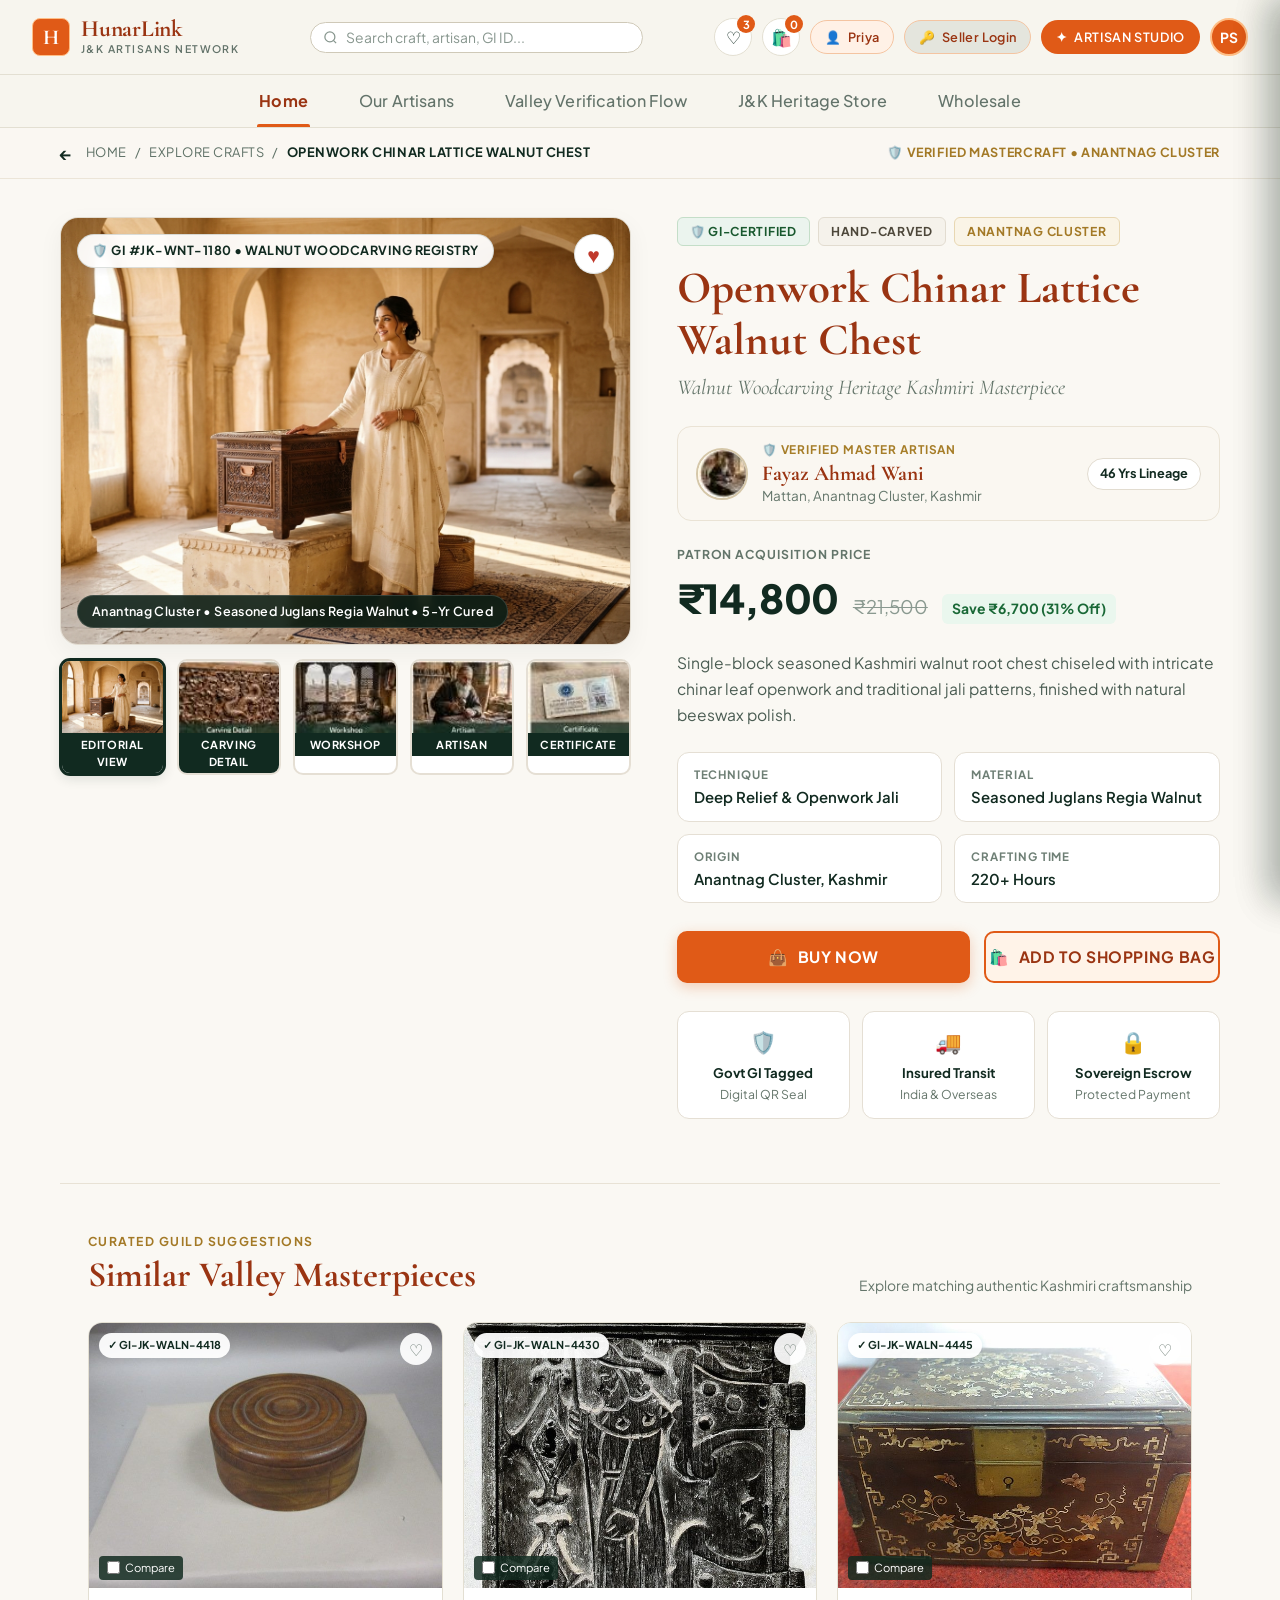
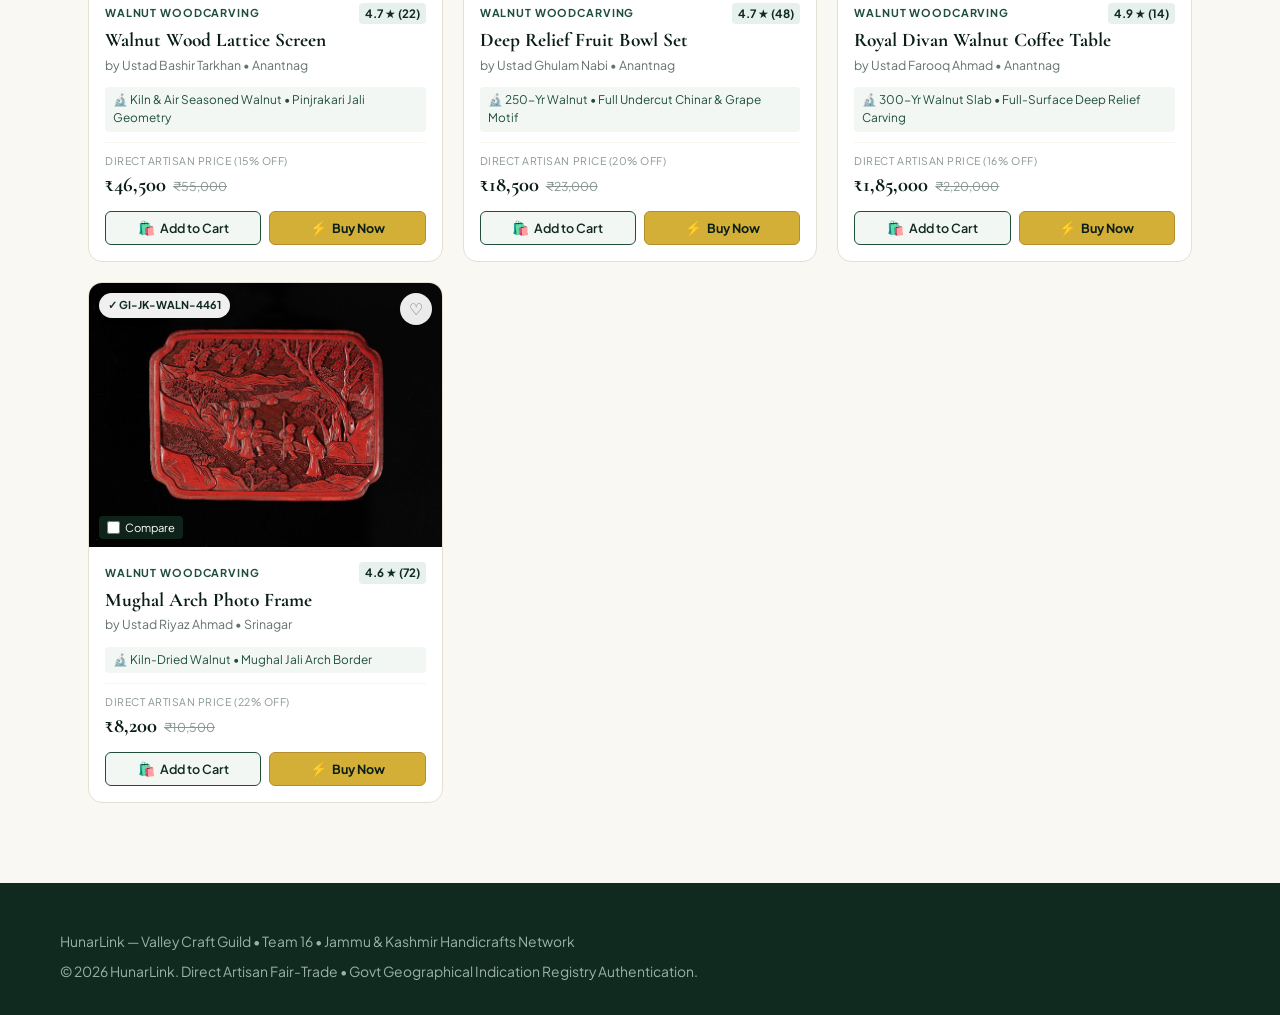
<file: product.html>
<!DOCTYPE html>
<html lang="en">

<head>
  <meta charset="UTF-8">
  <meta name="viewport" content="width=device-width, initial-scale=1.0">
  <title>Product Details — HunarLink Valley Craft Guild</title>
  <link rel="preconnect" href="https://fonts.googleapis.com">
  <link rel="preconnect" href="https://fonts.gstatic.com" crossorigin>
  <link
    href="https://fonts.googleapis.com/css2?family=Cormorant+Garamond:ital,wght@0,600;0,700;1,500;1,600&family=Plus+Jakarta+Sans:wght@400;500;600;700;800&display=swap"
    rel="stylesheet">
  <link rel="stylesheet" href="hunarlink_valley_craft_guild_gi_certified_kashmiri_handicrafts_marketplace.css">
  <style>
    /* ==========================================================================
       Dedicated Flipkart-Style Product Detail Page (PDP) Layout
       ========================================================================== */
    .pdp-page {
      background-color: #FAF8F3;
      min-height: 100vh;
      color: #112A20;
    }

    /* Breadcrumbs Bar */
    .pdp-breadcrumb-bar {
      background-color: #FAF7F2;
      border-bottom: 1px solid #ECE5D8;
      padding: 12px 0;
      font-size: 0.76rem;
      color: #5D7065;
    }

    .pdp-breadcrumb-inner {
      display: flex;
      align-items: center;
      justify-content: space-between;
      gap: 16px;
      flex-wrap: wrap;
    }

    .pdp-bc-left {
      display: flex;
      align-items: center;
      gap: 8px;
      text-transform: uppercase;
      letter-spacing: 0.04em;
    }

    .pdp-bc-left a {
      color: #5D7065;
      text-decoration: none;
      transition: color 0.15s;
    }

    .pdp-bc-left a:hover {
      color: #112A20;
      text-decoration: underline;
    }

    .pdp-back-arrow {
      font-size: 1rem;
      font-weight: 700;
      color: #112A20 !important;
      margin-right: 4px;
      text-decoration: none !important;
    }

    .pdp-bc-current {
      font-weight: 700;
      color: #112A20;
    }

    .pdp-bc-right {
      font-weight: 700;
      color: #A37926;
      letter-spacing: 0.05em;
      text-transform: uppercase;
      font-size: 0.74rem;
    }

    /* Main Showcase Grid */
    .pdp-showcase-container {
      width: 100%;
      max-width: min(1440px, 95vw);
      margin: clamp(18px, 3vw, 38px) auto;
      padding: 0 clamp(12px, 2.4vw, 28px);
    }

    .pdp-showcase-grid {
      display: grid;
      grid-template-columns: 1.05fr 1fr;
      gap: clamp(24px, 3.6vw, 52px);
      align-items: start;
    }

    /* Left Gallery Column */
    .pdp-gallery-col {
      position: sticky;
      top: 96px;
    }

    .pdp-stage-box {
      position: relative;
      background-color: #EFECE6;
      border: 1px solid #E2DCD0;
      border-radius: 18px;
      overflow: hidden;
      aspect-ratio: 4 / 3;
      box-shadow: 0 8px 24px rgba(17, 42, 32, 0.05);
      cursor: crosshair;
    }

    .pdp-hero-img {
      width: 100%;
      height: 100%;
      object-fit: cover;
      object-position: center 20%;
      display: block;
      transition: transform 0.25s ease-out;
    }

    .pdp-stage-top-pill {
      position: absolute;
      top: 16px;
      left: 16px;
      background: rgba(255, 255, 255, 0.94);
      backdrop-filter: blur(6px);
      border: 1px solid rgba(17, 42, 32, 0.15);
      border-radius: 999px;
      padding: 6px 14px;
      font-size: 0.74rem;
      font-weight: 700;
      letter-spacing: 0.04em;
      color: #112A20;
      z-index: 2;
      box-shadow: 0 2px 8px rgba(0, 0, 0, 0.06);
    }

    .pdp-stage-wish-btn {
      position: absolute;
      top: 16px;
      right: 16px;
      width: 40px;
      height: 40px;
      border-radius: 50%;
      background: rgba(255, 255, 255, 0.94);
      backdrop-filter: blur(6px);
      border: 1px solid rgba(17, 42, 32, 0.12);
      color: #112A20;
      font-size: 1.25rem;
      cursor: pointer;
      display: flex;
      align-items: center;
      justify-content: center;
      transition: all 0.2s;
      z-index: 2;
      box-shadow: 0 2px 8px rgba(0, 0, 0, 0.08);
    }

    .pdp-stage-wish-btn:hover {
      transform: scale(1.08);
      color: #C0392B;
    }

    .pdp-stage-wish-btn.wishlisted {
      color: #C0392B;
      background-color: #FFFFFF;
    }

    .pdp-stage-bottom-pill {
      position: absolute;
      bottom: 16px;
      left: 16px;
      background: rgba(11, 30, 22, 0.88);
      backdrop-filter: blur(6px);
      border: 1px solid rgba(255, 255, 255, 0.15);
      color: #FFFFFF;
      font-size: 0.74rem;
      font-weight: 600;
      letter-spacing: 0.03em;
      padding: 6px 14px;
      border-radius: 999px;
      z-index: 2;
    }

    /* 5 Thumbnails Strip */
    .pdp-thumbnails-strip {
      display: grid;
      grid-template-columns: repeat(5, 1fr);
      gap: 12px;
      margin-top: 14px;
    }

    .pdp-thumb-card {
      border: 2px solid #E5DFD4;
      border-radius: 10px;
      overflow: hidden;
      background-color: #FFFFFF;
      cursor: pointer;
      transition: all 0.2s ease;
      display: flex;
      flex-direction: column;
    }

    .pdp-thumb-card:hover {
      border-color: #8C9F93;
      transform: translateY(-2px);
    }

    .pdp-thumb-card.active {
      border-color: #112A20;
      box-shadow: 0 0 0 1px #112A20, 0 4px 12px rgba(17, 42, 32, 0.12);
    }

    .pdp-thumb-img {
      width: 100%;
      height: 72px;
      object-fit: cover;
      display: block;
    }

    .pdp-thumb-caption {
      background-color: #112A20;
      color: #FFFFFF;
      font-size: 0.65rem;
      font-weight: 700;
      text-transform: uppercase;
      letter-spacing: 0.05em;
      text-align: center;
      padding: 3px 2px;
    }

    /* Right Details Column */
    .pdp-details-col {
      display: flex;
      flex-direction: column;
    }

    .pdp-pills-row {
      display: flex;
      align-items: center;
      gap: 8px;
      flex-wrap: wrap;
      margin-bottom: 12px;
    }

    .pdp-badge-pill {
      font-size: 0.72rem;
      font-weight: 700;
      letter-spacing: 0.06em;
      text-transform: uppercase;
      padding: 4px 12px;
      border-radius: 6px;
    }

    .pdp-badge-pill.gi {
      background-color: #EBF4EE;
      border: 1px solid #C4DEC8;
      color: #19582E;
    }

    .pdp-badge-pill.carved {
      background-color: #F5F2EB;
      border: 1px solid #E2DCD0;
      color: #4D473A;
    }

    .pdp-badge-pill.valley {
      background-color: #FAF4E6;
      border: 1px solid #E8D7B2;
      color: #A37926;
    }

    .pdp-title {
      font-family: 'Cormorant Garamond', Georgia, serif;
      font-size: 2.65rem;
      font-weight: 700;
      color: #9A3412;
      line-height: 1.15;
      margin: 4px 0 6px;
    }

    .pdp-subtitle {
      font-family: 'Cormorant Garamond', Georgia, serif;
      font-style: italic;
      font-size: 1.25rem;
      color: #64756A;
      margin-bottom: 22px;
    }

    /* Master Artisan Card */
    .pdp-artisan-box {
      background-color: #FAF7F1;
      border: 1px solid #EAE3D5;
      border-radius: 14px;
      padding: 14px 18px;
      display: flex;
      align-items: center;
      justify-content: space-between;
      gap: 16px;
      margin-bottom: 24px;
    }

    .pdp-artisan-profile {
      display: flex;
      align-items: center;
      gap: 14px;
    }

    .pdp-artisan-avatar-img {
      width: 52px;
      height: 52px;
      border-radius: 50%;
      object-fit: cover;
      border: 2px solid #D5C7A9;
    }

    .pdp-artisan-eyebrow {
      font-size: 0.70rem;
      font-weight: 700;
      letter-spacing: 0.08em;
      text-transform: uppercase;
      color: #A67D28;
      margin-bottom: 2px;
    }

    .pdp-artisan-fullname {
      font-family: 'Cormorant Garamond', Georgia, serif;
      font-size: 1.25rem;
      font-weight: 700;
      color: #112A20;
      line-height: 1.1;
    }

    .pdp-artisan-location {
      font-size: 0.80rem;
      color: #63756A;
    }

    .pdp-artisan-exp-pill {
      background: #FFFFFF;
      border: 1px solid #E2DCD0;
      border-radius: 999px;
      padding: 5px 12px;
      font-size: 0.75rem;
      font-weight: 700;
      color: #112A20;
      white-space: nowrap;
    }

    /* Price Box */
    .pdp-price-wrap {
      margin-bottom: 20px;
    }

    .pdp-price-eyebrow {
      font-size: 0.72rem;
      font-weight: 700;
      letter-spacing: 0.08em;
      text-transform: uppercase;
      color: #63756A;
      margin-bottom: 4px;
    }

    .pdp-price-row {
      display: flex;
      align-items: baseline;
      gap: 14px;
      flex-wrap: wrap;
    }

    .pdp-price-main {
      font-family: 'Plus Jakarta Sans', sans-serif;
      font-size: 2.35rem;
      font-weight: 800;
      color: #112A20;
      letter-spacing: -0.01em;
    }

    .pdp-price-mrp {
      font-size: 1.1rem;
      color: #8A9990;
      text-decoration: line-through;
    }

    .pdp-price-discount {
      background-color: #EAF7EE;
      color: #196836;
      font-size: 0.82rem;
      font-weight: 700;
      padding: 4px 10px;
      border-radius: 6px;
    }

    .pdp-narrative {
      font-size: 0.92rem;
      color: #4A5C52;
      line-height: 1.68;
      margin-bottom: 24px;
    }

    /* Specs 2x2 Grid */
    .pdp-specs-grid {
      display: grid;
      grid-template-columns: 1fr 1fr;
      gap: 12px;
      margin-bottom: 28px;
    }

    .pdp-spec-box {
      background-color: #FFFFFF;
      border: 1px solid #E5DFD4;
      border-radius: 12px;
      padding: 13px 16px;
    }

    .pdp-spec-label {
      font-size: 0.68rem;
      font-weight: 700;
      letter-spacing: 0.08em;
      text-transform: uppercase;
      color: #6E7F75;
      margin-bottom: 4px;
    }

    .pdp-spec-val {
      font-size: 0.88rem;
      font-weight: 600;
      color: #112A20;
      line-height: 1.3;
    }

    /* Action Buttons (Flipkart-style 2 Buttons) */
    .pdp-cta-row {
      display: flex;
      gap: 14px;
      margin-bottom: 28px;
    }

    .btn-pdp-buy-now {
      flex: 1.25;
      background-color: #E05A17;
      color: #FFFFFF;
      border: 2px solid #E05A17;
      border-radius: 10px;
      height: 52px;
      font-size: 0.92rem;
      font-weight: 700;
      letter-spacing: 0.04em;
      text-transform: uppercase;
      cursor: pointer;
      display: flex;
      align-items: center;
      justify-content: center;
      gap: 10px;
      transition: all 0.2s ease;
      box-shadow: 0 4px 14px rgba(224, 90, 23, 0.28);
    }

    .btn-pdp-buy-now:hover {
      background-color: #C2480C;
      border-color: #C2480C;
      transform: translateY(-1px);
      box-shadow: 0 8px 20px rgba(224, 90, 23, 0.36);
    }

    .btn-pdp-add-cart {
      flex: 1;
      background-color: #FFF3E8;
      color: #9A3412;
      border: 2px solid #E05A17;
      border-radius: 10px;
      height: 52px;
      font-size: 0.92rem;
      font-weight: 700;
      letter-spacing: 0.04em;
      text-transform: uppercase;
      cursor: pointer;
      display: flex;
      align-items: center;
      justify-content: center;
      gap: 10px;
      transition: all 0.2s ease;
    }

    .btn-pdp-add-cart:hover {
      background-color: #E05A17;
      color: #FFFFFF;
      transform: translateY(-1px);
    }

    /* Trust Row */
    .pdp-trust-grid {
      display: grid;
      grid-template-columns: repeat(3, 1fr);
      gap: 12px;
    }

    .pdp-trust-tile {
      background-color: #FFFFFF;
      border: 1px solid #E5DFD4;
      border-radius: 12px;
      padding: 14px 12px;
      text-align: center;
    }

    .pdp-trust-tile-icon {
      font-size: 1.25rem;
      margin-bottom: 4px;
    }

    .pdp-trust-tile-title {
      font-size: 0.78rem;
      font-weight: 700;
      color: #112A20;
      margin-bottom: 2px;
    }

    .pdp-trust-tile-desc {
      font-size: 0.72rem;
      color: #64756A;
    }

    /* Below Product Sections (Suggestions & Recent) */
    .pdp-suggestions-section,
    .pdp-recent-section {
      width: 100%;
      max-width: min(1440px, 95vw);
      margin: clamp(36px, 5vw, 64px) auto 0;
      padding: clamp(28px, 4vw, 48px) clamp(12px, 2.4vw, 28px) 0;
      border-top: 1px solid #E8E2D5;
    }

    .pdp-section-header-split {
      display: flex;
      justify-content: space-between;
      align-items: flex-end;
      margin-bottom: 26px;
      flex-wrap: wrap;
      gap: 14px;
    }

    .pdp-section-kicker {
      font-size: 0.72rem;
      font-weight: 700;
      letter-spacing: 0.12em;
      text-transform: uppercase;
      color: #A37926;
      margin-bottom: 4px;
    }

    .pdp-section-h2 {
      font-family: 'Cormorant Garamond', Georgia, serif;
      font-size: 2.1rem;
      font-weight: 700;
      color: #9A3412;
      line-height: 1.15;
    }

    .pdp-artisan-fullname {
      color: #9A3412;
    }

    .pdp-clear-recent-btn {
      background: none;
      border: 1px solid #D5DDD7;
      border-radius: 999px;
      padding: 6px 14px;
      font-size: 0.75rem;
      font-weight: 600;
      color: #4A5C52;
      cursor: pointer;
      transition: all 0.2s;
    }

    .pdp-clear-recent-btn:hover {
      border-color: #112A20;
      color: #112A20;
      background-color: #FFFFFF;
    }

    /* Footer */
    .pdp-footer {
      background-color: #112A20;
      color: #E2EBE5;
      padding: 48px 0 32px;
      margin-top: 80px;
    }

    @media (min-width: 1680px) {

      .pdp-showcase-container,
      .pdp-suggestions-section,
      .pdp-recent-section {
        max-width: min(1600px, 90vw);
      }
    }

    @media (max-width: 980px) {
      .pdp-showcase-grid {
        grid-template-columns: 1fr;
        gap: 28px;
      }

      .pdp-gallery-col {
        position: static;
      }

      .pdp-nav-links {
        display: none;
      }
    }

    @media (max-width: 640px) {
      .pdp-stage-box {
        aspect-ratio: 1 / 1;
      }

      .pdp-thumbs-row {
        grid-template-columns: repeat(auto-fit, minmax(56px, 1fr));
        gap: 8px;
      }

      .pdp-specs-grid {
        grid-template-columns: 1fr;
      }

      .pdp-trust-grid {
        grid-template-columns: 1fr;
      }

      .pdp-cta-row {
        flex-direction: column;
        align-items: stretch;
      }

      .pdp-section-h2 {
        font-size: clamp(1.45rem, 6vw, 1.9rem);
      }
    }
  </style>
</head>

<body class="pdp-page">

  <!-- Sticky Main Header (Compulsory - Matches Reference Image) -->
  <header class="site-header" id="site-header">
    <div class="container header-inner">
      <a href="hunarlink_valley_craft_guild_gi_certified_kashmiri_handicrafts_marketplace.html" class="brand-logo"
        id="brand-home-trigger" style="text-decoration: none;">
        <span class="brand-emblem">H</span>
        <span class="brand-text-wrap">
          <span class="brand-title">HunarLink</span>
          <span class="brand-subtitle">J&amp;K ARTISANS NETWORK</span>
        </span>
      </a>

      <!-- Live Search Bar -->
      <div class="header-search-wrap">
        <div class="header-search-box">
          <svg class="search-icon-svg" viewBox="0 0 24 24" fill="none" stroke="currentColor" stroke-width="2">
            <circle cx="11" cy="11" r="8"></circle>
            <line x1="21" y1="21" x2="16.65" y2="16.65"></line>
          </svg>
          <input type="text" id="global-search-input" class="header-search-input"
            placeholder="Search craft, artisan, GI ID..."
            onkeydown="if(event.key==='Enter')location.href='hunarlink_valley_craft_guild_gi_certified_kashmiri_handicrafts_marketplace.html?q='+encodeURIComponent(this.value)">
          <button type="button" id="search-clear-btn" class="search-clear-btn" aria-label="Clear Search"
            onclick="this.previousElementSibling.value=''; this.classList.remove('visible');">✕</button>
        </div>
      </div>

      <!-- Right Controls: Wishlist, Cart, User, Seller, Studio, Profile -->
      <div class="header-controls">
        <button type="button" class="icon-badge-btn" id="wishlist-btn" onclick="toggleDrawer('wishlist-drawer', true)"
          aria-label="Open Wishlist">
          <span>♡</span>
          <span class="badge-counter" id="wishlist-count">3</span>
        </button>

        <button type="button" class="icon-badge-btn" id="cart-btn" onclick="toggleDrawer('cart-drawer', true)"
          aria-label="Open Shopping Bag">
          <span>🛍️</span>
          <span class="badge-counter gold" id="cart-count">0</span>
        </button>

        <button type="button" class="btn-user-login logged-in" id="user-login-btn" onclick="handleUserLoginClick()"
          title="User &amp; Collector Profile">
          <span>👤</span> <span id="user-login-text">Priya</span>
        </button>

        <button type="button" class="btn-seller-login" id="seller-login-btn" onclick="handleSellerLoginClick()"
          title="Seller &amp; Artisan Portal Sign In">
          <span>🔑</span> <span id="seller-login-text">Seller Login</span>
        </button>

        <button type="button" class="btn-artisan-studio" id="artisan-studio-btn" onclick="openArtisanStudioModal()">
          <span>✦</span> ARTISAN STUDIO
        </button>

        <div class="profile-dropdown-wrap">
          <button type="button" class="profile-avatar-btn" id="profile-menu-btn"
            aria-label="Collector Profile Menu">PS</button>
          <div class="profile-menu" id="profile-menu">
            <div class="profile-menu-header">
              <div class="profile-menu-name">Priya Sharma</div>
              <div class="profile-menu-role">Verified Valley Collector • J&amp;K</div>
            </div>
            <a href="user-portal/profile.html" class="profile-menu-item" style="text-decoration: none;">
              <span>👤 My Profile (Customize)</span>
              <span>→</span>
            </a>
            <a href="user-portal/orders.html" class="profile-menu-item" style="text-decoration: none;">
              <span>📦 My Orders &amp; Live Tracking</span>
              <span>→</span>
            </a>
            <a href="user-portal/login.html" class="profile-menu-item" style="text-decoration: none;">
              <span>🔐 User Login / Switch Account</span>
              <span>→</span>
            </a>
            <a href="auth.html?mode=login&amp;role=artisan" class="profile-menu-item" style="text-decoration: none;">
              <span>🔨 Artisan &amp; Seller Portal</span>
              <span>→</span>
            </a>
            <a href="auth.html?mode=register&amp;role=artisan" class="profile-menu-item" style="text-decoration: none;">
              <span>✨ Register as an Artisan</span>
              <span>→</span>
            </a>
            <button type="button" class="profile-menu-item" onclick="toggleDrawer('wishlist-drawer', true)">
              <span>♡ Saved Heirloom Wishlist</span>
              <span>→</span>
            </button>
            <button type="button" class="profile-menu-item" onclick="openGiVerifyModal('GI-JK-WNT-1180')">
              <span>🛡️ GI Registry Verifier</span>
              <span>→</span>
            </button>
            <button type="button" class="profile-menu-item" onclick="resetDemoStorage()">
              <span>↺ Reset Demo Catalog</span>
              <span>→</span>
            </button>
            <button type="button" class="profile-menu-item" id="btn-profile-signout" onclick="logoutUser()"
              style="color: #D32F2F; border-top: 1px solid var(--border-light);">
              <span>🚪 Sign Out</span>
              <span>→</span>
            </button>
          </div>
        </div>
      </div>
    </div>
  </header>

  <!-- Secondary Section Navigation Bar (Centered - Matches Reference Image) -->
  <nav class="section-nav-bar" id="section-nav-bar" aria-label="Section Navigation">
    <div class="container section-nav-inner">
      <a href="hunarlink_valley_craft_guild_gi_certified_kashmiri_handicrafts_marketplace.html" class="snav-item active"
        id="snav-home">Home</a>
      <a href="hunarlink_valley_craft_guild_gi_certified_kashmiri_handicrafts_marketplace.html#craft-guilds-section"
        class="snav-item" id="snav-artisans">Our Artisans</a>
      <a href="hunarlink_valley_craft_guild_gi_certified_kashmiri_handicrafts_marketplace.html#verification-section"
        class="snav-item" id="snav-verify">Valley Verification Flow</a>
      <a href="hunarlink_valley_craft_guild_gi_certified_kashmiri_handicrafts_marketplace.html#marketplace-section"
        class="snav-item" id="snav-store">J&amp;K Heritage Store</a>
      <a href="hunarlink_valley_craft_guild_gi_certified_kashmiri_handicrafts_marketplace.html#b2b-wholesale-section"
        class="snav-item" id="snav-wholesale">Wholesale</a>
    </div>
  </nav>

  <!-- 3. Breadcrumb Bar -->
  <div class="pdp-breadcrumb-bar">
    <div class="container pdp-breadcrumb-inner">
      <div class="pdp-bc-left">
        <a href="hunarlink_valley_craft_guild_gi_certified_kashmiri_handicrafts_marketplace.html" class="pdp-back-arrow"
          title="Back to Marketplace">←</a>
        <a href="hunarlink_valley_craft_guild_gi_certified_kashmiri_handicrafts_marketplace.html">HOME</a>
        <span>/</span>
        <a href="hunarlink_valley_craft_guild_gi_certified_kashmiri_handicrafts_marketplace.html#marketplace-section">EXPLORE
          CRAFTS</a>
        <span>/</span>
        <strong class="pdp-bc-current" id="pdp-bc-title">OPENWORK CHINAR WALNUT CHEST</strong>
      </div>
      <div class="pdp-bc-right" id="pdp-bc-cluster">
        🛡️ VERIFIED MASTERCRAFT • ANANTNAG CLUSTER
      </div>
    </div>
  </div>

  <!-- 4. Main Product Showcase (Matches Reference Image) -->
  <main class="pdp-showcase-container">
    <div class="pdp-showcase-grid">
      <!-- Left Gallery Column -->
      <div class="pdp-gallery-col">
        <div class="pdp-stage-box" id="pdp-stage-box">
          <div class="pdp-stage-top-pill" id="pdp-stage-gi-pill">
            🛡️ GI #JK-WNT-1180 • WALNUT REGISTRY
          </div>
          <button type="button" class="pdp-stage-wish-btn" id="pdp-stage-wish-btn" onclick="pdpToggleWishlist()"
            aria-label="Toggle Wishlist">
            <span id="pdp-stage-wish-icon">♡</span>
          </button>
          <img id="pdp-main-image" src="" alt="Product Showcase" class="pdp-hero-img">
          <div class="pdp-stage-bottom-pill" id="pdp-stage-cluster-pill">
            Anantnag Cluster • 5-YR CURED WALNUT
          </div>
        </div>

        <!-- 5 Interactive Thumbnails Row -->
        <div class="pdp-thumbnails-strip" id="pdp-thumbnails-strip">
          <!-- Rendered dynamically by script -->
        </div>
      </div>

      <!-- Right Details Column -->
      <div class="pdp-details-col">
        <div class="pdp-pills-row">
          <span class="pdp-badge-pill gi" id="pdp-tag-gi">🛡️ GI-CERTIFIED</span>
          <span class="pdp-badge-pill carved" id="pdp-tag-technique">HAND-CARVED</span>
          <span class="pdp-badge-pill valley" id="pdp-tag-cluster">KASHMIR VALLEY</span>
        </div>

        <h1 class="pdp-title" id="pdp-title">Openwork Chinar Lattice Walnut Chest</h1>
        <div class="pdp-subtitle" id="pdp-subtitle">Hand-Carved Kashmiri Heritage Walnut Woodwork</div>

        <!-- Verified Master Artisan Card -->
        <div class="pdp-artisan-box">
          <div class="pdp-artisan-profile">
            <img src="assets/image_1.jpg" alt="Master Artisan" class="pdp-artisan-avatar-img" id="pdp-artisan-avatar">
            <div>
              <div class="pdp-artisan-eyebrow">🛡️ VERIFIED MASTER ARTISAN</div>
              <div class="pdp-artisan-fullname" id="pdp-artisan-name">Ustad Fayaz Ahmad Wani</div>
              <div class="pdp-artisan-location" id="pdp-artisan-location">Mattan, Anantnag Cluster, Kashmir</div>
            </div>
          </div>
          <div class="pdp-artisan-exp-pill" id="pdp-artisan-exp">46 Yrs Exp</div>
        </div>

        <!-- Price Section -->
        <div class="pdp-price-wrap">
          <div class="pdp-price-eyebrow">PATRON ACQUISITION PRICE</div>
          <div class="pdp-price-row">
            <span class="pdp-price-main" id="pdp-price-main">₹14,800</span>
            <span class="pdp-price-mrp" id="pdp-price-mrp">₹18,500</span>
            <span class="pdp-price-discount" id="pdp-price-discount">Save ₹3,700 (20% Off)</span>
          </div>
        </div>

        <!-- Narrative Description -->
        <p class="pdp-narrative" id="pdp-narrative">
          Single-block seasoned Kashmiri walnut root chest chiseled with intricate chinar leaf openwork and traditional
          jali patterns, finished with natural beeswax polish.
        </p>

        <!-- Specifications 2x2 Grid -->
        <div class="pdp-specs-grid">
          <div class="pdp-spec-box">
            <div class="pdp-spec-label">TECHNIQUE</div>
            <div class="pdp-spec-val" id="pdp-spec-technique-val">Deep Relief &amp; Openwork Jali</div>
          </div>
          <div class="pdp-spec-box">
            <div class="pdp-spec-label">MATERIAL</div>
            <div class="pdp-spec-val" id="pdp-spec-material-val">Seasoned Juglans Regia Walnut</div>
          </div>
          <div class="pdp-spec-box">
            <div class="pdp-spec-label">ORIGIN</div>
            <div class="pdp-spec-val" id="pdp-spec-origin-val">Anantnag Cluster, Kashmir</div>
          </div>
          <div class="pdp-spec-box">
            <div class="pdp-spec-label">CRAFTING TIME</div>
            <div class="pdp-spec-val" id="pdp-spec-hours-val">220+ Hours</div>
          </div>
        </div>

        <!-- Flipkart-Style 2 Action Buttons -->
        <div class="pdp-cta-row">
          <button type="button" class="btn-pdp-buy-now" id="btn-pdp-buy-now" onclick="pdpHandleBuyNow()">
            <span>👜</span>BUY NOW
          </button>
          <button type="button" class="btn-pdp-add-cart" id="btn-pdp-add-cart" onclick="pdpHandleAddToCart()">
            <span>🛍️</span> ADD TO SHOPPING BAG
          </button>
        </div>

        <!-- 3 Trust Badges -->
        <div class="pdp-trust-grid">
          <div class="pdp-trust-tile">
            <div class="pdp-trust-tile-icon">🛡️</div>
            <div class="pdp-trust-tile-title">Govt GI Tagged</div>
            <div class="pdp-trust-tile-desc">Digital QR Seal</div>
          </div>
          <div class="pdp-trust-tile">
            <div class="pdp-trust-tile-icon">🚚</div>
            <div class="pdp-trust-tile-title">Insured Transit</div>
            <div class="pdp-trust-tile-desc">India &amp; Overseas</div>
          </div>
          <div class="pdp-trust-tile">
            <div class="pdp-trust-tile-icon">🔒</div>
            <div class="pdp-trust-tile-title">Sovereign Escrow</div>
            <div class="pdp-trust-tile-desc">Protected Payment</div>
          </div>
        </div>
      </div>
    </div>

    <!-- Product Suggestions (Below Product) -->
    <section class="pdp-suggestions-section" id="pdp-suggestions-section">
      <div class="pdp-section-header-split">
        <div>
          <div class="pdp-section-kicker">CURATED GUILD SUGGESTIONS</div>
          <h2 class="pdp-section-h2">Similar Valley Masterpieces</h2>
        </div>
        <span style="font-size: 0.82rem; color: #64756A;">Explore matching authentic Kashmiri craftsmanship</span>
      </div>
      <div class="product-grid" id="pdp-suggestions-grid"></div>
    </section>

    <!-- Recently Viewed Heirlooms (Below Suggestions) -->
    <section class="pdp-recent-section" id="pdp-recent-section">
      <div class="pdp-section-header-split">
        <div>
          <div class="pdp-section-kicker">YOUR DISCOVERY TRAIL</div>
          <h2 class="pdp-section-h2">Recently Viewed Heirlooms</h2>
        </div>
        <button type="button" class="pdp-clear-recent-btn" onclick="clearRecentlyViewed()">Clear History</button>
      </div>
      <div class="product-grid" id="pdp-recent-grid"></div>
    </section>
  </main>

  <!-- Footer -->
  <footer class="pdp-footer">
    <div class="container text-center" style="font-size: 0.82rem; color: #9AB2A4;">
      <p style="margin-bottom: 8px;">HunarLink — Valley Craft Guild • Team 16 • Jammu &amp; Kashmir Handicrafts Network
      </p>
      <p>© 2026 HunarLink. Direct Artisan Fair-Trade • Govt Geographical Indication Registry Authentication.</p>
    </div>
  </footer>

  <!-- Slide-Out Shopping Bag Drawer -->
  <aside class="slide-drawer" id="cart-drawer" aria-label="Shopping Bag">
    <div class="drawer-header">
      <div class="drawer-title">Valley Acquisition Bag (<span id="drawer-cart-count">0</span>)</div>
      <button type="button" class="drawer-close-btn" onclick="toggleDrawer('cart-drawer', false)">✕</button>
    </div>
    <div class="drawer-body" id="cart-drawer-body"></div>
    <div class="drawer-footer" id="cart-drawer-footer"></div>
  </aside>

  <!-- Slide-Out Wishlist Drawer -->
  <aside class="slide-drawer" id="wishlist-drawer" aria-label="Saved Heirlooms">
    <div class="drawer-header">
      <div class="drawer-title">Saved Heirloom Wishlist (<span id="drawer-wishlist-count">0</span>)</div>
      <button type="button" class="drawer-close-btn" onclick="toggleDrawer('wishlist-drawer', false)">✕</button>
    </div>
    <div class="drawer-body" id="wishlist-drawer-body"></div>
  </aside>

  <!-- Checkout Wizard Modal -->
  <div class="backdrop-overlay" id="checkout-modal">
    <div class="modal-card">
      <div class="modal-header">
        <div class="drawer-title">🛡️ HunarLink Direct Artisan Escrow Checkout</div>
        <button type="button" class="drawer-close-btn" onclick="closeModal('checkout-modal')">✕</button>
      </div>
      <div class="modal-body" id="checkout-modal-body"></div>
    </div>
  </div>

  <!-- My Orders & 5-Stage Shipment Tracker Modal -->
  <div class="backdrop-overlay" id="orders-modal">
    <div class="modal-card">
      <div class="modal-header">
        <div class="drawer-title">📦 My Orders, Live Loom Telemetry &amp; GI Certificates</div>
        <button type="button" class="drawer-close-btn" onclick="closeModal('orders-modal')">✕</button>
      </div>
      <div class="modal-body" id="orders-modal-body"></div>
    </div>
  </div>

  <!-- Interactive GI Registry Verifier Modal -->
  <div class="backdrop-overlay" id="gi-verify-modal">
    <div class="modal-card" style="max-width: 620px;">
      <div class="modal-header">
        <div class="drawer-title">🛡️ Live Valley GI Tag &amp; Purity Registry Check</div>
        <button type="button" class="drawer-close-btn" onclick="closeModal('gi-verify-modal')">✕</button>
      </div>
      <div class="modal-body">
        <p style="font-size: 0.84rem; color: var(--text-700); margin-bottom: 12px;">
          Enter any HunarLink GI Registry code below (or select a sample code) to inspect its geo-tagged loom
          coordinates and micron purity certificate:
        </p>
        <div style="display: flex; gap: 8px; margin-bottom: 10px;">
          <input type="text" id="gi-lookup-input" value="GI-JK-PASH-8821"
            style="flex: 1; padding: 9px 12px; border: 1px solid var(--border-mid); border-radius: 6px;">
          <button type="button" class="btn-primary-forest" onclick="runGiLookup()">Verify GI Seal</button>
        </div>
        <div style="display: flex; gap: 6px; flex-wrap: wrap;">
          <button type="button" class="verify-pill-btn"
            onclick="document.getElementById('gi-lookup-input').value='GI-JK-PASH-8821'; runGiLookup();">GI-JK-PASH-8821</button>
          <button type="button" class="verify-pill-btn"
            onclick="document.getElementById('gi-lookup-input').value='GI-JK-WALN-4402'; runGiLookup();">GI-JK-WALN-4402</button>
          <button type="button" class="verify-pill-btn"
            onclick="document.getElementById('gi-lookup-input').value='GI-JK-KANI-9904'; runGiLookup();">GI-JK-KANI-9904</button>
          <button type="button" class="verify-pill-btn"
            onclick="document.getElementById('gi-lookup-input').value='GI-JK-SILK-7712'; runGiLookup();">GI-JK-SILK-7712</button>
        </div>
        <div id="gi-lookup-result"></div>
      </div>
    </div>
  </div>

  <!-- Artisan Studio Seller Listing Simulator Modal -->
  <div class="backdrop-overlay" id="artisan-studio-modal">
    <div class="modal-card" style="max-width: 680px;">
      <div class="modal-header">
        <div class="drawer-title">✦ Artisan Studio — Create Direct Loom GI Listing</div>
        <button type="button" class="drawer-close-btn" onclick="closeModal('artisan-studio-modal')">✕</button>
      </div>
      <div class="modal-body">
        <div
          style="background-color: var(--forest-50); border: 1px dashed var(--forest-600); border-radius: var(--radius-md); padding: 12px 16px; margin-bottom: 16px; display: flex; justify-content: space-between; align-items: center; gap: 12px; flex-wrap: wrap;">
          <div>
            <div style="font-size: 0.76rem; font-weight: 700; color: var(--forest-900); text-transform: uppercase;">
              Direct Loom Onboarding Suite</div>
            <div style="font-size: 0.76rem; color: var(--forest-700);">Multi-lingual voice listing assistant &amp; GI
              tag minting protocol</div>
          </div>
          <button type="button" class="btn-primary-forest" onclick="simulateVoiceAutoFill()"
            style="font-size: 0.72rem; padding: 6px 12px;">🎙️ Voice Auto-Fill</button>
        </div>
        <form onsubmit="handleStudioListingSubmit(event)">
          <div class="form-grid">
            <div class="form-field">
              <label>Heirloom Craft Title</label>
              <input type="text" id="studio-title" required placeholder="e.g. Royal Badam Kani Pashmina">
            </div>
            <div class="form-field">
              <label>Craft Guild</label>
              <select id="studio-guild">
                <option value="pashmina">Pashmina &amp; Kani Shawls</option>
                <option value="walnut">Walnut Woodcarving</option>
                <option value="papier-mache">Papier-Mâché Art</option>
                <option value="silk-rugs">Kashmir Silk Rugs</option>
                <option value="sozni">Sozni &amp; Aari Needlework</option>
              </select>
            </div>
            <div class="form-field">
              <label>Master Artisan Name</label>
              <input type="text" id="studio-artisan" required placeholder="e.g. Ustad Ghulam Nabi Dar">
            </div>
            <div class="form-field">
              <label>Heritage District Cluster</label>
              <select id="studio-district">
                <option value="Srinagar">Srinagar Atelier</option>
                <option value="Budgam">Budgam Cluster</option>
                <option value="Anantnag">Anantnag Foothills</option>
                <option value="Baramulla">Baramulla Artisan Colony</option>
              </select>
            </div>
            <div class="form-field">
              <label>Acquisition Fair-Price (₹)</label>
              <input type="number" id="studio-price" required placeholder="e.g. 52000">
            </div>
            <div class="form-field">
              <label>Estimated Market Valuation MRP (₹)</label>
              <input type="number" id="studio-mrp" required placeholder="e.g. 64000">
            </div>
            <div class="form-field">
              <label>Handcrafting Loom Hours</label>
              <input type="number" id="studio-hours" required placeholder="e.g. 420">
            </div>
            <div class="form-field">
              <label>Purity &amp; Provenance Seal</label>
              <input type="text" id="studio-purity" required placeholder="e.g. 14.2 Micron Changthangi Pashmina">
            </div>
          </div>
          <div style="margin-top: 16px; display: flex; justify-content: flex-end; gap: 10px;">
            <button type="button" class="btn-outline-forest"
              onclick="closeModal('artisan-studio-modal')">Cancel</button>
            <button type="submit" class="btn-primary-forest">Publish to J&amp;K Heritage Store →</button>
          </div>
        </form>
      </div>
    </div>
  </div>

  <!-- Seller Login Modal -->
  <div class="backdrop-overlay" id="seller-login-modal"
    onclick="if(event.target===this)closeModal('seller-login-modal')">
    <div class="modal-card auth-modal-card">
      <div class="auth-modal-grid">
        <div class="auth-banner-pane">
          <div class="auth-banner-top">
            <div class="auth-badges-row">
              <span class="auth-pill-guild"><span class="auth-dot-guild"></span> HEIRLOOM GUILD • KASHMIR</span>
              <span class="auth-pill-gi">GI REGISTRY NO. 46</span>
            </div>
            <div class="auth-provenance-kicker">— AUTHENTIC PROVENANCE</div>
            <h2 class="auth-headline">Every Craft<br><span class="auth-headline-accent">Has a Story.</span></h2>
            <p class="auth-description">Discover verified Kashmiri craftsmanship—from loom-woven shawls to intricate
              Sozni stitches—and directly connect with the master artisans behind every creation.</p>
          </div>
          <div class="auth-banner-bottom">
            <div class="auth-evaluator-header">
              <span class="auth-evaluator-title">⚡ QUICK EVALUATOR SIGN-IN - FILL</span>
              <span class="auth-evaluator-sub">One-tap demo</span>
            </div>
            <div class="auth-demo-pills-row">
              <button type="button" class="auth-demo-pill" onclick="quickFillAuth('artisan')">● Artisan Demo: Ustad
                Mir</button>
            </div>
          </div>
        </div>
        <div class="auth-form-pane">
          <button type="button" class="auth-modal-close-btn" onclick="closeModal('seller-login-modal')">✕</button>
          <a href="auth.html?mode=login&amp;role=artisan"
            style="display: flex; align-items: center; justify-content: space-between; background: #FAF7F0; border: 1px solid #D5CBB9; border-radius: 8px; padding: 7px 12px; margin-bottom: 12px; font-size: 0.76rem; font-weight: 700; color: #112A20; text-decoration: none;">
            <span>🚀 Prefer full-screen portal view?</span>
            <span style="color: #195C38;">Open Auth Suite ↗</span>
          </a>
          <div class="auth-form-kicker">ARTISAN &amp; SELLER ACCESS</div>
          <h3 class="auth-welcome-title">Welcome, Artisan</h3>
          <p class="auth-welcome-sub">Sign in to access your HunarLink Artisan Studio workspace.</p>
          <form onsubmit="handleSellerLogin(event)">
            <div class="auth-field-group">
              <label class="auth-field-label">Email Address</label>
              <input type="email" id="auth-email" class="auth-text-input" placeholder="e.g. name@domain.com" required
                style="border: 1px solid #D2DDD4; border-radius: 10px; padding: 10px 14px;">
            </div>
            <div class="auth-field-group">
              <label class="auth-field-label">Password</label>
              <input type="password" id="auth-password" class="auth-text-input" placeholder="••••••••••••" required
                style="border: 1px solid #D2DDD4; border-radius: 10px; padding: 10px 14px;">
            </div>
            <button type="submit" class="auth-submit-btn" style="margin-top: 14px;">Sign In as Master Artisan →</button>
          </form>
        </div>
      </div>
    </div>
  </div>

  <!-- Toast Notification Stack -->
  <div class="toast-stack" id="toast-container" aria-live="polite"></div>

  <!-- Main JavaScript Controller -->
  <script src="hunarlink_valley_craft_guild_gi_certified_kashmiri_handicrafts_marketplace.js"></script>

  <!-- PDP Controller Script -->
  <script>
    let currentPdpProduct = null;

    function initPDP() {
      const params = new URLSearchParams(window.location.search);
      const prodId = params.get("id") || "hl-waln-001";
      const p = getProductById(prodId) || getAllProducts()[0];
      if (!p) return;
      currentPdpProduct = p;

      // Track into recently viewed history
      addToRecentlyViewed(p.id);

      // Update Auth UI buttons according to active session
      if (typeof updateAuthUI === "function") {
        updateAuthUI();
      }

      // Page Title
      document.title = `${p.title} — HunarLink Valley Craft Guild`;

      // Breadcrumb
      document.getElementById("pdp-bc-title").textContent = p.title.toUpperCase();
      document.getElementById("pdp-bc-cluster").textContent = `🛡️ VERIFIED MASTERCRAFT • ${p.district.toUpperCase()} CLUSTER`;

      // Gallery Stage
      document.getElementById("pdp-stage-gi-pill").textContent = `🛡️ ${p.giId} • ${p.guildLabel.toUpperCase()} REGISTRY`;
      document.getElementById("pdp-stage-cluster-pill").textContent = `${p.district} Cluster • ${p.purityMetric}`;
      const mainImg = document.getElementById("pdp-main-image");
      mainImg.src = p.image;
      mainImg.alt = p.title;

      // Wishlist float button status
      const isWished = AppState.wishlist.includes(p.id);
      const wishBtn = document.getElementById("pdp-stage-wish-btn");
      const wishIcon = document.getElementById("pdp-stage-wish-icon");
      if (wishBtn) wishBtn.classList.toggle("wishlisted", isWished);
      if (wishIcon) wishIcon.textContent = isWished ? "♥" : "♡";

      // 5 Thumbnails Setup (Full, Detail, Workshop, Artisan, Certificate)
      renderPdpThumbnails(p);

      // Details Column
      document.getElementById("pdp-title").textContent = p.title;
      document.getElementById("pdp-subtitle").textContent = `${p.guildLabel} Heritage Kashmiri Masterpiece`;

      // Technique tags
      const techTag = document.getElementById("pdp-tag-technique");
      if (techTag) {
        if (p.guild === "walnut") techTag.textContent = "HAND-CARVED";
        else if (p.guild === "silk-rugs") techTag.textContent = "HAND-KNOTTED";
        else if (p.guild === "papier-mache") techTag.textContent = "NAQASH-LACQUERED";
        else techTag.textContent = "HAND-WOVEN";
      }
      document.getElementById("pdp-tag-cluster").textContent = `${p.district.toUpperCase()} CLUSTER`;

      // Artisan Card
      const artisanAvatar = document.getElementById("pdp-artisan-avatar");
      if (artisanAvatar) {
        artisanAvatar.src = (p.id === "hl-waln-001") ? "assets/products/artisan_fayaz.jpg" : "assets/image_1.jpg";
      }
      document.getElementById("pdp-artisan-name").textContent = p.artisan;
      document.getElementById("pdp-artisan-location").textContent = p.id === "hl-waln-001" ? "Mattan, Anantnag Cluster, Kashmir" : `Traditional Atelier, ${p.district} Cluster, Kashmir`;
      document.getElementById("pdp-artisan-exp").textContent = p.id === "hl-waln-001" ? "46 Yrs Lineage" : `${p.loomHours > 500 ? "45+" : "30+"} Yrs Lineage`;

      // Pricing
      const discountPct = Math.round(((p.mrp - p.price) / p.mrp) * 100);
      document.getElementById("pdp-price-main").textContent = formatINR(p.price);
      document.getElementById("pdp-price-mrp").textContent = formatINR(p.mrp);
      document.getElementById("pdp-price-discount").textContent = `Save ${formatINR(p.mrp - p.price)} (${discountPct}% Off)`;

      // Description
      document.getElementById("pdp-narrative").textContent = p.description;

      // Specifications
      if (p.id === "hl-waln-001") {
        document.getElementById("pdp-spec-technique-val").textContent = "Deep Relief & Openwork Jali";
        document.getElementById("pdp-spec-material-val").textContent = "Seasoned Juglans Regia Walnut";
        document.getElementById("pdp-spec-origin-val").textContent = "Anantnag Cluster, Kashmir";
        document.getElementById("pdp-spec-hours-val").textContent = "220+ Hours";
      } else {
        document.getElementById("pdp-spec-technique-val").textContent = p.guild === "walnut" ? "Deep Relief & Pinjrakari" : (p.guild === "pashmina" ? "100% Hand-Spun Loom Weave" : p.purityMetric);
        document.getElementById("pdp-spec-material-val").textContent = p.purityMetric;
        document.getElementById("pdp-spec-origin-val").textContent = `${p.district} Cluster, Jammu & Kashmir`;
        document.getElementById("pdp-spec-hours-val").textContent = `${p.loomHours}+ Master Loom Hours`;
      }

      // Render Suggestions & Recently Viewed
      renderPdpSuggestions(p);
      renderPdpRecentViewed();
    }

    function renderPdpThumbnails(p) {
      const strip = document.getElementById("pdp-thumbnails-strip");
      if (!strip) return;

      let thumbs;
      if (p.id === "hl-waln-001") {
        thumbs = [
          { label: "Editorial View", img: "assets/products/walnut_01.jpg" },
          { label: "Carving Detail", img: "assets/products/thumb_detail.jpg" },
          { label: "Workshop", img: "assets/products/thumb_workshop.jpg" },
          { label: "Artisan", img: "assets/products/thumb_artisan.jpg" },
          { label: "Certificate", img: "assets/products/thumb_cert.jpg" }
        ];
      } else if (p.guild === "pashmina") {
        thumbs = [
          { label: "Draped Look", img: p.image },
          { label: "Weave Detail", img: "assets/products/pashmina_detail.jpg" },
          { label: "Full Styling", img: "assets/products/pashmina_02.jpg" },
          { label: "Kani Border", img: "assets/products/kani_03.jpg" },
          { label: "GI Certificate", img: "assets/products/thumb_cert.jpg" }
        ];
      } else if (p.guild === "kani" || p.guild === "sozni") {
        thumbs = [
          { label: "Model View", img: "assets/products/kani_01.jpg" },
          { label: "Draped Style", img: "assets/products/kani_02.jpg" },
          { label: "Weave Detail", img: "assets/products/kani_03.jpg" },
          { label: "Border Detail", img: "assets/products/kani_04.jpg" },
          { label: "Full Spread", img: "assets/products/kani_05.jpg" }
        ];
      } else if (p.guild === "papier-mache") {
        thumbs = [
          { label: "Craft View", img: p.image },
          { label: "Naqash Urn", img: p.image === "assets/products/papier_01.jpg" ? "assets/products/papier_02.jpg" : "assets/products/papier_01.jpg" },
          { label: "Chinar Box", img: "assets/products/papier_03.jpg" },
          { label: "Gold Leaf Art", img: "assets/products/papier_05.jpg" },
          { label: "GI Certificate", img: "assets/products/thumb_cert.jpg" }
        ];
      } else {
        thumbs = [
          { label: p.guild === "walnut" ? "Editorial View" : "Full View", img: p.image },
          { label: p.guild === "walnut" ? "Carving Detail" : (p.guild === "silk-rugs" ? "Knot Detail" : "Craft Detail"), img: p.image },
          { label: "Styling View", img: "assets/image_1.jpg" },
          { label: "Heritage Look", img: "assets/image_6.jpg" },
          { label: "GI Certificate", img: "assets/products/thumb_cert.jpg" }
        ];
      }

      strip.innerHTML = thumbs.map((t, idx) => `
        <div class="pdp-thumb-card ${idx === 0 ? 'active' : ''}" onclick="selectPdpThumbnail(this, '${t.img}')">
          <img src="${t.img}" alt="${t.label}" class="pdp-thumb-img">
          <div class="pdp-thumb-caption">${t.label}</div>
        </div>
      `).join("");
    }

    function selectPdpThumbnail(cardEl, imgSrc) {
      document.querySelectorAll(".pdp-thumb-card").forEach(c => c.classList.remove("active"));
      cardEl.classList.add("active");
      const mainImg = document.getElementById("pdp-main-image");
      if (mainImg) {
        mainImg.style.opacity = "0.7";
        setTimeout(() => {
          mainImg.src = imgSrc;
          mainImg.style.opacity = "1";
        }, 120);
      }
    }

    function pdpToggleWishlist() {
      if (!currentPdpProduct) return;
      toggleWishlist(currentPdpProduct.id);
      const isWished = AppState.wishlist.includes(currentPdpProduct.id);
      const wishBtn = document.getElementById("pdp-stage-wish-btn");
      const wishIcon = document.getElementById("pdp-stage-wish-icon");
      if (wishBtn) wishBtn.classList.toggle("wishlisted", isWished);
      if (wishIcon) wishIcon.textContent = isWished ? "♥" : "♡";
    }

    function pdpHandleAddToCart() {
      if (!currentPdpProduct) return;
      addToCart(currentPdpProduct.id, 1);
      toggleDrawer('cart-drawer', true);
    }

    function pdpHandleBuyNow() {
      if (!currentPdpProduct) return;
      buyNow(currentPdpProduct.id);
    }

    function renderPdpSuggestions(current) {
      const grid = document.getElementById("pdp-suggestions-grid");
      if (!grid) return;

      // Same guild products first, excluding current product
      let matches = getAllProducts().filter(p => p.guild === current.guild && p.id !== current.id);
      if (matches.length < 4) {
        matches = matches.concat(getAllProducts().filter(p => p.id !== current.id && !matches.includes(p)));
      }
      matches = matches.slice(0, 4);

      grid.innerHTML = matches.map(p => {
        const isWished = AppState.wishlist.includes(p.id);
        const isCompared = AppState.compareList.includes(p.id);
        const discountPct = Math.round(((p.mrp - p.price) / p.mrp) * 100);
        return `
          <article class="product-card" data-product-id="${p.id}">
            <div class="product-img-wrap" onclick="openProductPage('${p.id}')">
              <img src="${p.image}" alt="${p.title}">
              <span class="product-gi-pill">✓ ${p.giId}</span>
              <button type="button" class="product-wish-btn ${isWished ? "wishlisted" : ""}" onclick="event.stopPropagation(); toggleWishlist('${p.id}')" aria-label="Toggle Wishlist">
                ${isWished ? "♥" : "♡"}
              </button>
              <label class="product-compare-bar" onclick="event.stopPropagation();">
                <input type="checkbox" ${isCompared ? "checked" : ""} onchange="toggleCompare('${p.id}')">
                Compare
              </label>
            </div>
            <div class="product-body">
              <div class="product-meta-top">
                <span class="product-guild-tag">${p.guildLabel}</span>
                <span class="product-rating-badge">${p.rating.toFixed(1)} ★ (${p.reviewCount})</span>
              </div>
              <button type="button" class="product-title-btn" onclick="openProductPage('${p.id}')">${p.title}</button>
              <p class="product-artisan-line">by ${p.artisan} • ${p.district}</p>
              <div style="font-size: 0.7rem; color: var(--forest-700); background: var(--forest-50); padding: 4px 8px; border-radius: 4px; margin-bottom: 10px;">
                🔬 ${p.purityMetric}
              </div>
              <div class="product-footer-row">
                <div>
                  <div class="price-kicker">Direct Artisan Price (${discountPct}% Off)</div>
                  <div>
                    <span class="price-main">${formatINR(p.price)}</span>
                    <span class="price-mrp">${formatINR(p.mrp)}</span>
                  </div>
                </div>
              </div>
              <div class="product-card-actions">
                <button type="button" class="btn-card-cart" onclick="event.stopPropagation(); addToCart('${p.id}', 1)" title="Add ${p.title} to Bag">
                  <span class="btn-icon">🛍️</span> Add to Cart
                </button>
                <button type="button" class="btn-card-buy" onclick="event.stopPropagation(); buyNow('${p.id}')" title="Buy ${p.title} Now">
                  <span class="btn-icon">⚡</span> Buy Now
                </button>
              </div>
            </div>
          </article>
        `;
      }).join("");
    }

    function renderPdpRecentViewed() {
      const section = document.getElementById("pdp-recent-section");
      const grid = document.getElementById("pdp-recent-grid");
      if (!grid || !section) return;

      const currentId = currentPdpProduct ? currentPdpProduct.id : null;
      const recentProducts = getRecentlyViewedProducts().filter(p => p.id !== currentId).slice(0, 4);

      if (recentProducts.length === 0) {
        section.style.display = "none";
        return;
      }

      section.style.display = "block";
      grid.innerHTML = recentProducts.map(p => {
        const isWished = AppState.wishlist.includes(p.id);
        const discountPct = Math.round(((p.mrp - p.price) / p.mrp) * 100);
        return `
          <article class="product-card" data-product-id="${p.id}">
            <div class="product-img-wrap" onclick="openProductPage('${p.id}')">
              <img src="${p.image}" alt="${p.title}">
              <span class="product-gi-pill">✓ ${p.giId}</span>
              <button type="button" class="product-wish-btn ${isWished ? "wishlisted" : ""}" onclick="event.stopPropagation(); toggleWishlist('${p.id}')">
                ${isWished ? "♥" : "♡"}
              </button>
            </div>
            <div class="product-body">
              <div class="product-meta-top">
                <span class="product-guild-tag">${p.guildLabel}</span>
                <span class="product-rating-badge">${p.rating.toFixed(1)} ★ (${p.reviewCount})</span>
              </div>
              <button type="button" class="product-title-btn" onclick="openProductPage('${p.id}')">${p.title}</button>
              <p class="product-artisan-line">by ${p.artisan} • ${p.district}</p>
              <div class="product-footer-row">
                <div>
                  <div class="price-kicker">Direct Artisan Price (${discountPct}% Off)</div>
                  <div>
                    <span class="price-main">${formatINR(p.price)}</span>
                    <span class="price-mrp">${formatINR(p.mrp)}</span>
                  </div>
                </div>
              </div>
              <div class="product-card-actions">
                <button type="button" class="btn-card-cart" onclick="event.stopPropagation(); addToCart('${p.id}', 1)">
                  <span class="btn-icon">🛍️</span> Add to Cart
                </button>
                <button type="button" class="btn-card-buy" onclick="event.stopPropagation(); buyNow('${p.id}')">
                  <span class="btn-icon">⚡</span> Buy Now
                </button>
              </div>
            </div>
          </article>
        `;
      }).join("");
    }

    // Initialize once DOM is ready
    window.addEventListener("DOMContentLoaded", () => {
      initPDP();
    });
  </script>
</body>

</html>
</file>
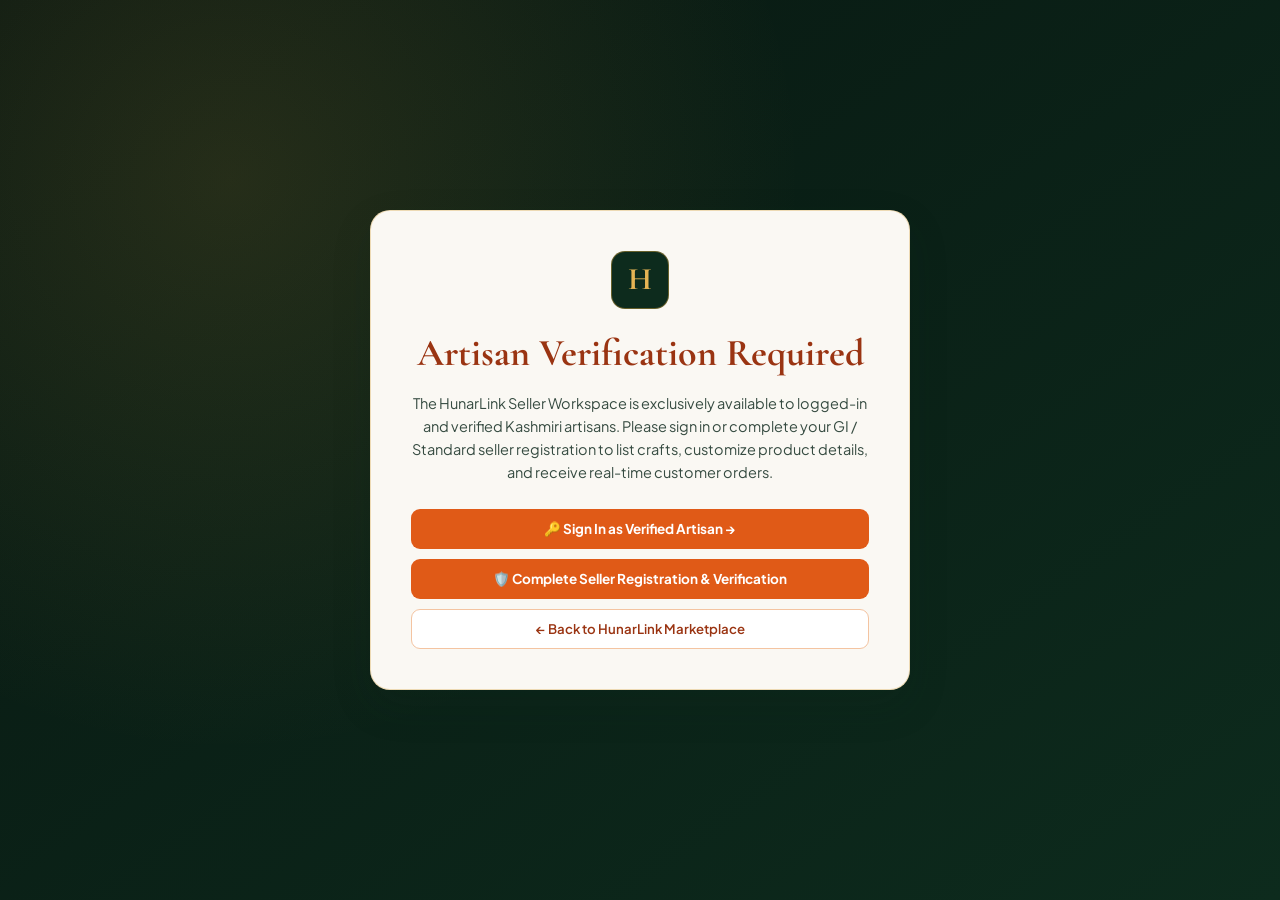
<file: seller-portal/dashboard.html>
<!DOCTYPE html>
<html lang="en">

<head>
  <meta charset="UTF-8">
  <meta name="viewport" content="width=device-width, initial-scale=1.0">
  <title>Artisan Seller Portal — HunarLink Valley Craft Guild</title>
  <link rel="preconnect" href="https://fonts.googleapis.com">
  <link rel="preconnect" href="https://fonts.gstatic.com" crossorigin>
  <link
    href="https://fonts.googleapis.com/css2?family=Cormorant+Garamond:ital,wght@0,600;0,700;1,500;1,600&family=Plus+Jakarta+Sans:wght@400;500;600;700;800&display=swap"
    rel="stylesheet">
  <link rel="stylesheet" href="dashboard.css">
</head>

<body>

  <!-- ========================================================================
       VERIFICATION & LOGIN GATE (Displayed if Seller is NOT Logged In)
       ======================================================================== -->
  <section class="auth-gate-screen" id="auth-gate-screen" style="display: none;">
    <div class="auth-gate-card">
      <div class="gate-emblem">H</div>
      <h1 class="gate-title">Artisan Verification Required</h1>
      <p class="gate-desc">
        The HunarLink Seller Workspace is exclusively available to logged-in and verified Kashmiri artisans.
        Please sign in or complete your GI / Standard seller registration to list crafts, customize product details,
        and receive real-time customer orders.
      </p>
      <div class="gate-actions">
        <a href="../auth.html?mode=login&amp;role=artisan" class="btn-forest" style="width: 100%;">
          🔑 Sign In as Verified Artisan →
        </a>
        <a href="../auth.html?mode=register&amp;role=artisan" class="btn-gold" style="width: 100%;">
          🛡️ Complete Seller Registration &amp; Verification
        </a>
        <a href="../hunarlink_valley_craft_guild_gi_certified_kashmiri_handicrafts_marketplace.html" class="btn-outline"
          style="width: 100%;">
          ← Back to HunarLink Marketplace
        </a>
      </div>
    </div>
  </section>

  <!-- ========================================================================
       AUTHENTICATED SELLER / ARTISAN WORKSPACE SHELL
       ======================================================================== -->
  <div class="portal-shell" id="portal-shell" style="display: none;">

    <!-- Left Navigation Sidebar -->
    <aside class="portal-sidebar">
      <div>
        <a href="../hunarlink_valley_craft_guild_gi_certified_kashmiri_handicrafts_marketplace.html"
          class="sidebar-brand">
          <span class="sidebar-emblem">H</span>
          <div>
            <div class="sidebar-brand-title">HunarLink</div>
            <div class="sidebar-brand-sub">Artisan Seller Portal</div>
          </div>
        </a>

        <!-- Verified Seller Identity Card -->
        <div class="seller-id-card">
          <div class="seller-id-top">
            <div class="seller-avatar" id="seller-avatar">UM</div>
            <div style="min-width: 0;">
              <div class="seller-id-name" id="seller-name">Master Artisan</div>
              <div class="seller-id-atelier" id="seller-atelier">Valley Craft Atelier</div>
            </div>
          </div>
          <span class="seller-status-badge" id="seller-gi-badge">🛡️ Verified Artisan</span>
        </div>

        <!-- Portal Navigation Tabs -->
        <nav class="sidebar-nav" aria-label="Seller Workspace Sections">
          <button type="button" class="nav-tab-btn active" data-tab="overview" onclick="switchSellerTab('overview')">
            <span class="nav-tab-left"><span>📊</span> Overview</span>
          </button>
          <button type="button" class="nav-tab-btn" data-tab="list" onclick="switchSellerTab('list')">
            <span class="nav-tab-left"><span>➕</span> List New Product</span>
          </button>
          <button type="button" class="nav-tab-btn" data-tab="products" onclick="switchSellerTab('products')">
            <span class="nav-tab-left"><span>🧶</span> My Products &amp; Edit</span>
            <span class="nav-badge" id="badge-products-count">0</span>
          </button>
          <button type="button" class="nav-tab-btn" data-tab="orders" onclick="switchSellerTab('orders')">
            <span class="nav-tab-left"><span>📦</span> Incoming Orders</span>
            <span class="nav-badge alert" id="badge-orders-count">0</span>
          </button>
          <button type="button" class="nav-tab-btn" data-tab="responses" onclick="switchSellerTab('responses')">
            <span class="nav-tab-left"><span>💬</span> Product Responses</span>
            <span class="nav-badge" id="badge-responses-count">0</span>
          </button>
        </nav>
      </div>

      <div class="sidebar-footer">
        <a href="../hunarlink_valley_craft_guild_gi_certified_kashmiri_handicrafts_marketplace.html"
          class="sidebar-link-btn">
          🛍️ Live Storefront ↗
        </a>
        <button type="button" class="sidebar-link-btn logout" onclick="logoutSeller()">
          🚪 Sign Out
        </button>
      </div>
    </aside>

    <!-- Main Right Workspace -->
    <div class="portal-main">
      <header class="portal-topbar">
        <div class="topbar-title-group">
          <h1 id="topbar-heading">Artisan Command Center</h1>
          <div class="topbar-sub" id="topbar-sub">Manage your crafts, monitor live buyer responses, and fulfill orders
            directly on HunarLink.</div>
        </div>
        <div class="topbar-actions">
          <button type="button" class="btn-outline" onclick="refreshAllData(true)">↻ Sync Live Data</button>
          <button type="button" class="btn-gold" onclick="switchSellerTab('list')">＋ List New Craft</button>
        </div>
      </header>

      <main class="portal-content">

        <!-- ================================================================
             TAB 1: OVERVIEW & VERIFICATION SUMMARY
             ================================================================ -->
        <section class="tab-panel active" id="tab-overview">
          <div class="verification-banner" id="verification-banner">
            <div>
              <h2 id="banner-welcome-title">Welcome back, Master Artisan</h2>
              <p id="banner-welcome-desc">Your verification is active. Every product you publish or customize syncs live
                with the HunarLink marketplace with 100% direct artisan payout.</p>
              <div class="verification-pills" id="verification-pills"></div>
            </div>
            <div style="display: flex; gap: 10px; flex-wrap: wrap;">
              <button type="button" class="btn-gold" onclick="switchSellerTab('list')">＋ List a Craft Now</button>
              <button type="button" class="btn-outline" style="background: rgba(255,255,255,0.12); color: #FFF; border-color: rgba(255,255,255,0.3);"
                onclick="switchSellerTab('orders')">View Orders →</button>
            </div>
          </div>

          <div class="kpi-grid">
            <div class="kpi-card">
              <div class="kpi-top">
                <span class="kpi-label">Listed Crafts</span>
                <span class="kpi-icon">🧶</span>
              </div>
              <div class="kpi-value" id="kpi-listed">0</div>
              <div class="kpi-sub" id="kpi-listed-sub">Live on HunarLink</div>
            </div>

            <div class="kpi-card">
              <div class="kpi-top">
                <span class="kpi-label">Total Orders Received</span>
                <span class="kpi-icon">📦</span>
              </div>
              <div class="kpi-value" id="kpi-orders">0</div>
              <div class="kpi-sub" id="kpi-orders-sub">Real-time customer sync</div>
            </div>

            <div class="kpi-card">
              <div class="kpi-top">
                <span class="kpi-label">Direct Artisan Earnings</span>
                <span class="kpi-icon">₹</span>
              </div>
              <div class="kpi-value" id="kpi-revenue">₹0</div>
              <div class="kpi-sub">Zero middleman commission (100% yours)</div>
            </div>

            <div class="kpi-card">
              <div class="kpi-top">
                <span class="kpi-label">Buyer Responses</span>
                <span class="kpi-icon">💬</span>
              </div>
              <div class="kpi-value" id="kpi-responses">0</div>
              <div class="kpi-sub" id="kpi-responses-sub">Reviews, saves &amp; inquiries</div>
            </div>
          </div>

          <!-- Quick Overview Preview of Latest Order & Recent Crafts -->
          <div class="section-card">
            <div class="section-card-head">
              <h3 class="section-card-title">⚡ Latest Customer Order Activity</h3>
              <button type="button" class="btn-outline" onclick="switchSellerTab('orders')">Manage All Orders →</button>
            </div>
            <div id="overview-latest-orders"></div>
          </div>
        </section>

        <!-- ================================================================
             TAB 2: LIST NEW PRODUCT ON HUNARLINK
             ================================================================ -->
        <section class="tab-panel" id="tab-list">
          <div class="section-card">
            <div class="section-card-head">
              <div>
                <h3 class="section-card-title">➕ List a New Craft on HunarLink</h3>
                <p style="font-size: 0.8rem; color: var(--text-500);">Published products appear immediately on the live
                  HunarLink storefront &amp; product detail pages.</p>
              </div>
              <span class="status-chip live">● Instant Live Sync</span>
            </div>

            <form id="new-product-form" onsubmit="handlePublishProduct(event)">
              <div class="form-grid-2">
                <div class="field-group">
                  <label class="field-label" for="np-title">Product Title *</label>
                  <input type="text" id="np-title" class="field-input"
                    placeholder="e.g. Hand-Spun Badam Kani Pashmina Shawl" required>
                </div>

                <div class="field-group">
                  <label class="field-label" for="np-guild">Craft Category / Guild *</label>
                  <select id="np-guild" class="field-select" required onchange="syncDefaultPresetForGuild()">
                    <option value="pashmina">Pashmina &amp; Kani Shawls</option>
                    <option value="walnut">Walnut Woodcarving</option>
                    <option value="papier-mache">Papier-Mâché Art</option>
                    <option value="silk-rugs">Silk-on-Silk Rugs</option>
                    <option value="sozni">Kani Jamawar &amp; Sozni</option>
                  </select>
                </div>
              </div>

              <div class="form-grid-3" style="margin-top: 14px;">
                <div class="field-group">
                  <label class="field-label" for="np-price">Selling Price (₹) *</label>
                  <input type="number" id="np-price" class="field-input" min="100" required placeholder="e.g. 1650"
                    oninput="updatePricePreview()">
                </div>

                <div class="field-group">
                  <label class="field-label" for="np-mrp">Showroom MRP (₹) *</label>
                  <input type="number" id="np-mrp" class="field-input" min="100" required placeholder="e.g. 1990"
                    oninput="updatePricePreview()">
                  <span class="field-hint" id="np-discount-hint">Buyer discount will be shown automatically</span>
                </div>

                <div class="field-group">
                  <label class="field-label" for="np-stock">Available Stock (Qty) *</label>
                  <input type="number" id="np-stock" class="field-input" min="1" max="500" value="5" required>
                </div>
              </div>

              <div class="form-grid-3" style="margin-top: 14px;">
                <div class="field-group">
                  <label class="field-label" for="np-hours">Crafting / Loom Hours *</label>
                  <input type="number" id="np-hours" class="field-input" min="1" value="180" required>
                </div>

                <div class="field-group">
                  <label class="field-label" for="np-dimensions">Dimensions / Size *</label>
                  <input type="text" id="np-dimensions" class="field-input" placeholder="e.g. 205 cm × 102 cm"
                    value="205 cm × 100 cm" required>
                </div>

                <div class="field-group">
                  <label class="field-label" for="np-district">Origin District Cluster *</label>
                  <select id="np-district" class="field-select" required>
                    <option value="Srinagar">Srinagar</option>
                    <option value="Budgam">Budgam</option>
                    <option value="Anantnag">Anantnag</option>
                    <option value="Baramulla">Baramulla</option>
                    <option value="Pulwama">Pulwama</option>
                    <option value="Bandipora">Bandipora</option>
                    <option value="Ganderbal">Ganderbal</option>
                  </select>
                </div>
              </div>

              <div class="form-grid-2" style="margin-top: 14px;">
                <div class="field-group">
                  <label class="field-label" for="np-purity">Material Purity &amp; Craft Specification *</label>
                  <input type="text" id="np-purity" class="field-input"
                    placeholder="e.g. 14.2 Micron Changthangi Fleece • 100% Hand-Spun" required>
                </div>

                <div class="field-group">
                  <label class="field-label" for="np-gi-id">GI Tag / Registry ID</label>
                  <input type="text" id="np-gi-id" class="field-input"
                    placeholder="Auto-filled from GI profile or generated">
                </div>
              </div>

              <div class="field-group full" style="margin-top: 16px;">
                <label class="field-label">Product Photograph (Select Preset or Upload Custom Photo) *</label>
                <div class="image-preset-grid" id="np-image-presets"></div>
                <div class="custom-photo-upload-row">
                  <label class="btn-outline" style="cursor: pointer;">
                    📷 Upload Product Image
                    <input type="file" id="np-photo-file" accept="image/*" style="display: none;"
                      onchange="handleProductImageUpload(event, 'new')">
                  </label>
                  <img id="np-custom-preview" class="upload-preview-thumb" style="display: none;"
                    alt="Uploaded craft preview">
                  <span class="field-hint" id="np-photo-status">Selected: Heritage craft gallery photo</span>
                </div>
              </div>

              <div class="field-group full" style="margin-top: 16px;">
                <label class="field-label" for="np-description">Craft Story &amp; Detailed Product Description *</label>
                <textarea id="np-description" class="field-textarea" required
                  placeholder="Describe weave motifs, natural dyes, heirloom care instructions, and the artisan lineage behind this piece..."></textarea>
              </div>

              <div style="margin-top: 20px; display: flex; justify-content: flex-end; gap: 10px; flex-wrap: wrap;">
                <button type="reset" class="btn-outline" onclick="resetNewProductForm()">Clear Form</button>
                <button type="submit" class="btn-forest">✦ Publish Product Live on HunarLink →</button>
              </div>
            </form>
          </div>
        </section>

        <!-- ================================================================
             TAB 3: MY LISTED PRODUCTS & CUSTOMIZE DETAILS
             ================================================================ -->
        <section class="tab-panel" id="tab-products">
          <div class="section-card">
            <div class="section-card-head">
              <div>
                <h3 class="section-card-title">🧶 My Listed Crafts — Customize Any Detail</h3>
                <p style="font-size: 0.8rem; color: var(--text-500);">Edit pricing, stock, descriptions, photos,
                  dimensions, GI specs, or pause listings anytime. Changes reflect immediately on HunarLink.</p>
              </div>
              <div style="display: flex; gap: 8px; flex-wrap: wrap;">
                <input type="text" id="seller-prod-search" class="field-input" style="width: 220px; padding: 8px 12px;"
                  placeholder="Search my crafts..." oninput="renderSellerProducts()">
                <button type="button" class="btn-gold" onclick="switchSellerTab('list')">＋ Add Craft</button>
              </div>
            </div>

            <div class="seller-products-grid" id="seller-products-grid"></div>
          </div>
        </section>

        <!-- ================================================================
             TAB 4: INCOMING CUSTOMER ORDERS (COMPLETE DETAILS & RESPONSE)
             ================================================================ -->
        <section class="tab-panel" id="tab-orders">
          <div class="section-card">
            <div class="section-card-head">
              <div>
                <h3 class="section-card-title">📦 Customer Orders — Complete Information &amp; Fulfillment</h3>
                <p style="font-size: 0.8rem; color: var(--text-500);">Every order placed by buyers on HunarLink arrives
                  here with full customer contact, shipping address, payment status, GI items, and live tracking
                  controls.</p>
              </div>
              <div style="display: flex; gap: 8px; flex-wrap: wrap;">
                <select id="order-stage-filter" class="field-select" style="width: auto; padding: 8px 12px;"
                  onchange="renderIncomingOrders()">
                  <option value="all">All Orders</option>
                  <option value="active">Active / In Progress</option>
                  <option value="delivered">Delivered (Stage 5)</option>
                </select>
                <button type="button" class="btn-outline" onclick="simulateIncomingBuyerOrder()">
                  ⚡ Simulate New Buyer Order
                </button>
              </div>
            </div>

            <div id="orders-container"></div>
          </div>
        </section>

        <!-- ================================================================
             TAB 5: PRODUCT RESPONSES, ENGAGEMENT & BUYER FEEDBACK
             ================================================================ -->
        <section class="tab-panel" id="tab-responses">
          <div class="section-card">
            <div class="section-card-head">
              <div>
                <h3 class="section-card-title">💬 Product Performance &amp; Buyer Responses</h3>
                <p style="font-size: 0.8rem; color: var(--text-500);">Track wishlist saves, active shopping bag interest,
                  and reply directly to customer reviews and product questions.</p>
              </div>
              <button type="button" class="btn-outline" onclick="simulateBuyerResponse()">
                ⚡ Simulate New Buyer Inquiry
              </button>
            </div>

            <!-- Engagement Summary Strip -->
            <div class="kpi-grid" id="engagement-kpi-grid" style="margin-bottom: 20px;"></div>

            <!-- Buyer Reviews & Inquiries List -->
            <div id="responses-list"></div>
          </div>
        </section>

      </main>
    </div>
  </div>

  <!-- ========================================================================
       MODAL: CUSTOMIZE / EDIT PRODUCT DETAILS
       ======================================================================== -->
  <div class="modal-backdrop" id="edit-product-modal"
    onclick="if(event.target===this) closeEditModal()">
    <div class="modal-dialog">
      <div class="modal-head">
        <h3>✏️ Customize Product Details</h3>
        <button type="button" class="modal-close" onclick="closeEditModal()" aria-label="Close">✕</button>
      </div>
      <div class="modal-body">
        <form id="edit-product-form" onsubmit="saveCustomizedProduct(event)">
          <input type="hidden" id="edit-id">
          <div class="form-grid-2">
            <div class="field-group">
              <label class="field-label" for="edit-title">Product Title *</label>
              <input type="text" id="edit-title" class="field-input" required>
            </div>
            <div class="field-group">
              <label class="field-label" for="edit-guild">Craft Category *</label>
              <select id="edit-guild" class="field-select" required>
                <option value="pashmina">Pashmina &amp; Kani Shawls</option>
                <option value="walnut">Walnut Woodcarving</option>
                <option value="papier-mache">Papier-Mâché Art</option>
                <option value="silk-rugs">Silk-on-Silk Rugs</option>
                <option value="sozni">Kani Jamawar &amp; Sozni</option>
              </select>
            </div>
          </div>

          <div class="form-grid-3" style="margin-top: 12px;">
            <div class="field-group">
              <label class="field-label" for="edit-price">Selling Price (₹) *</label>
              <input type="number" id="edit-price" class="field-input" min="100" required>
            </div>
            <div class="field-group">
              <label class="field-label" for="edit-mrp">Showroom MRP (₹) *</label>
              <input type="number" id="edit-mrp" class="field-input" min="100" required>
            </div>
            <div class="field-group">
              <label class="field-label" for="edit-stock">Available Stock *</label>
              <input type="number" id="edit-stock" class="field-input" min="0" required>
            </div>
          </div>

          <div class="form-grid-3" style="margin-top: 12px;">
            <div class="field-group">
              <label class="field-label" for="edit-hours">Loom / Carving Hours</label>
              <input type="number" id="edit-hours" class="field-input" min="1">
            </div>
            <div class="field-group">
              <label class="field-label" for="edit-dimensions">Dimensions / Size</label>
              <input type="text" id="edit-dimensions" class="field-input">
            </div>
            <div class="field-group">
              <label class="field-label" for="edit-status">Listing Status</label>
              <select id="edit-status" class="field-select">
                <option value="live">Active (Live on HunarLink)</option>
                <option value="paused">Paused (Hidden from Store)</option>
              </select>
            </div>
          </div>

          <div class="form-grid-2" style="margin-top: 12px;">
            <div class="field-group">
              <label class="field-label" for="edit-purity">Material Purity Specification</label>
              <input type="text" id="edit-purity" class="field-input">
            </div>
            <div class="field-group">
              <label class="field-label" for="edit-gi-id">GI Tag ID</label>
              <input type="text" id="edit-gi-id" class="field-input">
            </div>
          </div>

          <div class="field-group full" style="margin-top: 12px;">
            <label class="field-label">Update Product Photograph</label>
            <div class="custom-photo-upload-row" style="margin-top: 2px;">
              <img id="edit-photo-preview" class="upload-preview-thumb" alt="Current product photo">
              <label class="btn-outline" style="cursor: pointer;">
                📷 Change Photo
                <input type="file" id="edit-photo-file" accept="image/*" style="display: none;"
                  onchange="handleProductImageUpload(event, 'edit')">
              </label>
            </div>
          </div>

          <div class="field-group full" style="margin-top: 12px;">
            <label class="field-label" for="edit-description">Product Description &amp; Craft Story *</label>
            <textarea id="edit-description" class="field-textarea" required></textarea>
          </div>

          <div style="margin-top: 18px; display: flex; justify-content: flex-end; gap: 10px;">
            <button type="button" class="btn-outline" onclick="closeEditModal()">Cancel</button>
            <button type="submit" class="btn-forest">✓ Save Customized Details →</button>
          </div>
        </form>
      </div>
    </div>
  </div>

  <!-- Toast Stack -->
  <div class="portal-toast" id="portal-toast"></div>

  <!-- Load shared HunarLink catalog reference so seller can also customize seeded products -->
  <script src="dashboard.js"></script>
</body>

</html>
</file>
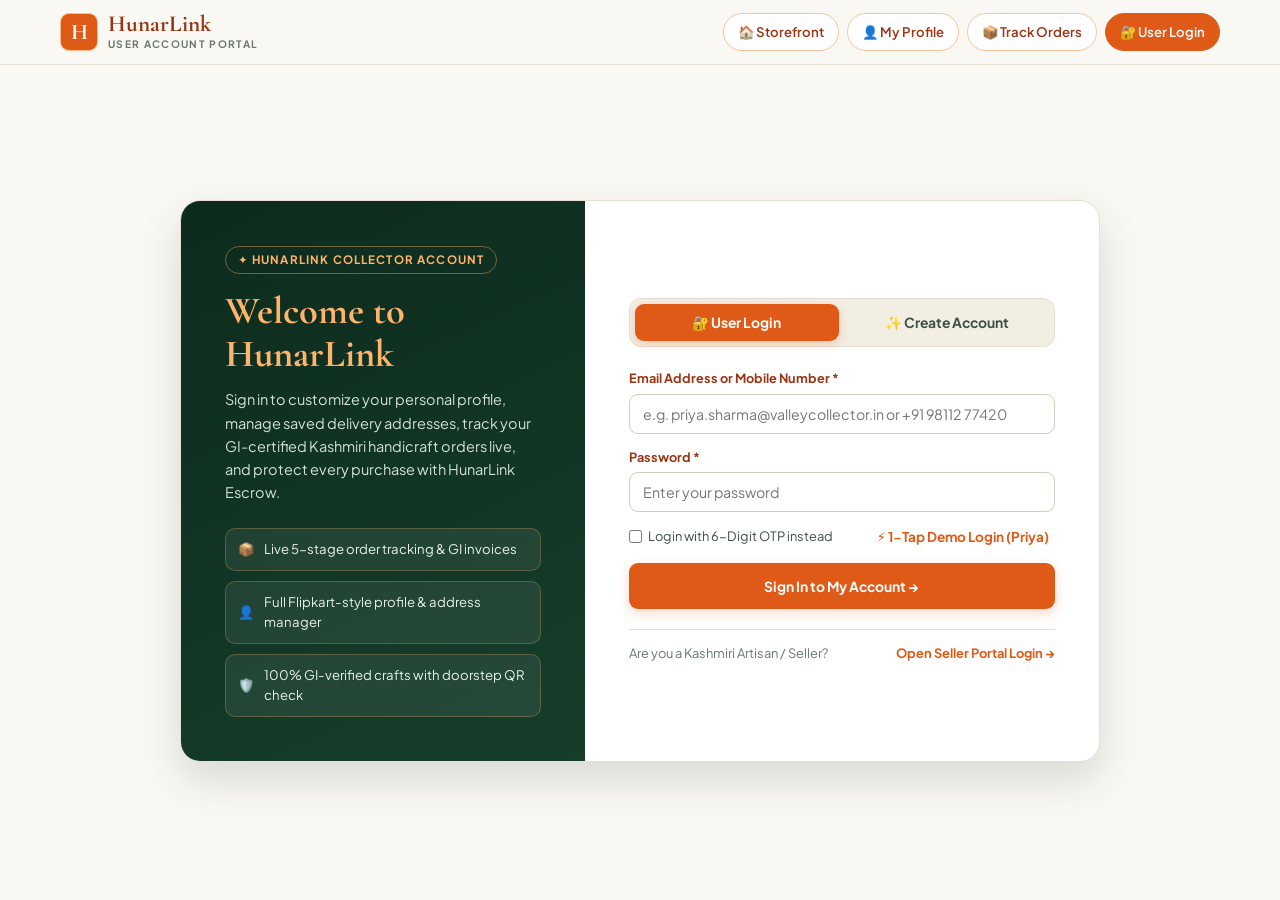
<file: user-portal/login.html>
<!DOCTYPE html>
<html lang="en">

<head>
  <meta charset="UTF-8">
  <meta name="viewport" content="width=device-width, initial-scale=1.0">
  <title>User Login &amp; Sign Up — HunarLink Valley Craft Guild</title>
  <link rel="preconnect" href="https://fonts.googleapis.com">
  <link rel="preconnect" href="https://fonts.gstatic.com" crossorigin>
  <link
    href="https://fonts.googleapis.com/css2?family=Cormorant+Garamond:ital,wght@0,600;0,700;1,500;1,600&family=Plus+Jakarta+Sans:wght@400;500;600;700;800&display=swap"
    rel="stylesheet">
  <link rel="stylesheet" href="user-portal.css">
</head>

<body>

  <!-- Shared Top Header -->
  <header class="up-header">
    <div class="up-header-inner">
      <a href="../hunarlink_valley_craft_guild_gi_certified_kashmiri_handicrafts_marketplace.html" class="up-brand">
        <span class="up-emblem">H</span>
        <div>
          <div class="up-brand-title">HunarLink</div>
          <div class="up-brand-sub">User Account Portal</div>
        </div>
      </a>
      <nav class="up-nav-links">
        <a href="../hunarlink_valley_craft_guild_gi_certified_kashmiri_handicrafts_marketplace.html"
          class="up-nav-pill">🏠 Storefront</a>
        <a href="profile.html" class="up-nav-pill">👤 My Profile</a>
        <a href="orders.html" class="up-nav-pill">📦 Track Orders</a>
        <a href="login.html" class="up-nav-pill active">🔐 User Login</a>
      </nav>
    </div>
  </header>

  <!-- Dedicated User Login / Sign Up Split Card -->
  <main class="login-shell">
    <section class="login-card">
      <div class="login-left">
        <div>
          <div
            style="display: inline-block; font-size: 0.7rem; font-weight: 700; letter-spacing: 0.1em; text-transform: uppercase; color: #FFB46B; border: 1px solid rgba(255,180,107,0.4); border-radius: 999px; padding: 4px 12px; margin-bottom: 16px;">
            ✦ HUNARLINK COLLECTOR ACCOUNT
          </div>
          <h1 id="left-heading">Welcome to HunarLink</h1>
          <p id="left-desc">
            Sign in to customize your personal profile, manage saved delivery addresses, track your GI-certified
            Kashmiri handicraft orders live, and protect every purchase with HunarLink Escrow.
          </p>
        </div>

        <div class="login-perks">
          <div class="login-perk-item"><span>📦</span> Live 5-stage order tracking &amp; GI invoices</div>
          <div class="login-perk-item"><span>👤</span> Full Flipkart-style profile &amp; address manager</div>
          <div class="login-perk-item"><span>🛡️</span> 100% GI-verified crafts with doorstep QR check</div>
        </div>
      </div>

      <div class="login-right">
        <!-- Switch Between Login & Sign Up -->
        <div class="login-tabs" role="tablist">
          <button type="button" class="login-tab-btn active" id="tab-signin" onclick="switchLoginMode('signin')">
            🔐 User Login
          </button>
          <button type="button" class="login-tab-btn" id="tab-signup" onclick="switchLoginMode('signup')">
            ✨ Create Account
          </button>
        </div>

        <!-- FORM 1: USER SIGN IN (PASSWORD OR 6-DIGIT OTP) -->
        <form id="user-signin-form" onsubmit="handleUserSignIn(event)">
          <div class="form-field">
            <label class="up-label" for="signin-identifier">Email Address or Mobile Number *</label>
            <input type="text" id="signin-identifier" class="up-input"
              placeholder="e.g. priya.sharma@valleycollector.in or +91 98112 77420" required>
          </div>

          <div class="form-field" id="password-field-wrap">
            <label class="up-label" for="signin-password">Password *</label>
            <input type="password" id="signin-password" class="up-input" placeholder="Enter your password" required>
          </div>

          <!-- Optional 6-Digit OTP Mode -->
          <div id="otp-field-wrap" style="display: none;">
            <div class="otp-helper-box">
              <span id="otp-status-text">Generate a 6-digit one-time login code for instant verification.</span>
              <button type="button" class="btn-orange-outline" style="padding: 5px 11px; font-size: 0.74rem;"
                onclick="generateDemoOtp()">Send 6-Digit OTP</button>
            </div>
            <div class="form-field">
              <label class="up-label" for="signin-otp">Enter 6-Digit OTP *</label>
              <input type="text" id="signin-otp" class="up-input" maxlength="6" placeholder="e.g. 482910">
            </div>
          </div>

          <div style="display: flex; justify-content: space-between; align-items: center; margin-bottom: 16px; gap: 8px; flex-wrap: wrap;">
            <label style="display: inline-flex; align-items: center; gap: 6px; font-size: 0.78rem; color: var(--text-700); cursor: pointer;">
              <input type="checkbox" id="toggle-otp-mode" onchange="toggleOtpLoginMode()" style="accent-color: var(--btn-orange);">
              <span>Login with 6-Digit OTP instead</span>
            </label>
            <button type="button" class="btn-link-edit" onclick="quickDemoUserLogin()">⚡ 1-Tap Demo Login (Priya)</button>
          </div>

          <button type="submit" class="btn-orange" style="width: 100%; height: 46px;">
            Sign In to My Account →
          </button>
        </form>

        <!-- FORM 2: CREATE NEW USER ACCOUNT -->
        <form id="user-signup-form" style="display: none;" onsubmit="handleUserSignUp(event)">
          <div class="form-row-2">
            <div class="form-field">
              <label class="up-label" for="su-first">First Name *</label>
              <input type="text" id="su-first" class="up-input" placeholder="e.g. Priya" required>
            </div>
            <div class="form-field">
              <label class="up-label" for="su-last">Last Name *</label>
              <input type="text" id="su-last" class="up-input" placeholder="e.g. Sharma" required>
            </div>
          </div>

          <div class="form-row-2">
            <div class="form-field">
              <label class="up-label" for="su-email">Email Address *</label>
              <input type="email" id="su-email" class="up-input" placeholder="you@example.com" required>
            </div>
            <div class="form-field">
              <label class="up-label" for="su-phone">Mobile Number *</label>
              <input type="tel" id="su-phone" class="up-input" placeholder="+91 98112 77420" required>
            </div>
          </div>

          <div class="form-row-2">
            <div class="form-field">
              <label class="up-label" for="su-gender">Gender</label>
              <select id="su-gender" class="up-select">
                <option value="Female">Female</option>
                <option value="Male">Male</option>
                <option value="Prefer not to say">Prefer not to say</option>
              </select>
            </div>
            <div class="form-field">
              <label class="up-label" for="su-password">Create Password *</label>
              <input type="password" id="su-password" class="up-input" placeholder="Min. 6 characters" minlength="6"
                required>
            </div>
          </div>

          <button type="submit" class="btn-orange" style="width: 100%; height: 46px; margin-top: 4px;">
            Create User Account &amp; Open Profile →
          </button>
        </form>

        <div
          style="margin-top: 20px; padding-top: 14px; border-top: 1px solid var(--border-light); display: flex; justify-content: space-between; align-items: center; flex-wrap: wrap; gap: 8px; font-size: 0.78rem; color: var(--text-500);">
          <span>Are you a Kashmiri Artisan / Seller?</span>
          <a href="../auth.html?mode=login&amp;role=artisan"
            style="color: var(--btn-orange); font-weight: 700; text-decoration: none;">Open Seller Portal Login →</a>
        </div>
      </div>
    </section>
  </main>

  <div class="up-toast" id="up-toast"></div>

  <script src="user-portal.js"></script>
  <script>
    let generatedOtpCode = null;

    function switchLoginMode(mode) {
      const isSignIn = mode === "signin";
      document.getElementById("tab-signin").classList.toggle("active", isSignIn);
      document.getElementById("tab-signup").classList.toggle("active", !isSignIn);
      document.getElementById("user-signin-form").style.display = isSignIn ? "block" : "none";
      document.getElementById("user-signup-form").style.display = isSignIn ? "none" : "block";
      document.getElementById("left-heading").textContent = isSignIn
        ? "Welcome Back to HunarLink"
        : "Create Your HunarLink Account";
    }

    function toggleOtpLoginMode() {
      const useOtp = document.getElementById("toggle-otp-mode").checked;
      document.getElementById("password-field-wrap").style.display = useOtp ? "none" : "block";
      document.getElementById("otp-field-wrap").style.display = useOtp ? "block" : "none";
      document.getElementById("signin-password").required = !useOtp;
      document.getElementById("signin-otp").required = useOtp;
    }

    function generateDemoOtp() {
      generatedOtpCode = String(Math.floor(100000 + Math.random() * 900000));
      document.getElementById("otp-status-text").innerHTML =
        `Your 6-digit HunarLink OTP is <strong style="letter-spacing:0.12em;">${generatedOtpCode}</strong> (valid 10 min)`;
      document.getElementById("signin-otp").value = generatedOtpCode;
      upToast(`✉️ 6-digit OTP (${generatedOtpCode}) generated & ready!`);
    }

    function getPostLoginTarget() {
      const params = new URLSearchParams(window.location.search);
      return params.get("redirect") || "profile.html";
    }

    function handleUserSignIn(e) {
      e.preventDefault();
      const identifier = document.getElementById("signin-identifier").value.trim();
      const useOtp = document.getElementById("toggle-otp-mode").checked;

      if (useOtp) {
        const entered = document.getElementById("signin-otp").value.trim();
        if (!generatedOtpCode || entered !== generatedOtpCode) {
          upToast("⚠️ Please click 'Send 6-Digit OTP' and enter the matching 6-digit code.");
          return;
        }
      }

      const existing = upGetProfile();
      const isEmail = identifier.includes("@");
      const nameFromEmail = isEmail
        ? identifier.split("@")[0].replace(/[._-]+/g, " ").replace(/\b\w/g, c => c.toUpperCase())
        : existing.fullName;
      const parts = nameFromEmail.split(" ");

      const profile = upSaveProfile({
        ...existing,
        firstName: existing.email.toLowerCase() === identifier.toLowerCase() ? existing.firstName : (parts[0] || existing.firstName),
        lastName: existing.email.toLowerCase() === identifier.toLowerCase() ? existing.lastName : (parts.slice(1).join(" ") || existing.lastName),
        email: isEmail ? identifier : existing.email,
        phone: !isEmail ? identifier : existing.phone,
        isLoggedIn: true
      });

      upToast(`✓ Welcome back, ${profile.fullName}! Opening your account...`);
      setTimeout(() => {
        window.location.href = getPostLoginTarget();
      }, 750);
    }

    function handleUserSignUp(e) {
      e.preventDefault();
      const firstName = document.getElementById("su-first").value.trim();
      const lastName = document.getElementById("su-last").value.trim();
      const email = document.getElementById("su-email").value.trim();
      const phone = document.getElementById("su-phone").value.trim();
      const gender = document.getElementById("su-gender").value;

      const profile = upSaveProfile({
        ...upGetProfile(),
        firstName,
        lastName,
        email,
        phone,
        gender,
        isLoggedIn: true
      });

      upToast(`✦ Account created for ${profile.fullName}! Redirecting to Profile...`);
      setTimeout(() => {
        window.location.href = getPostLoginTarget();
      }, 800);
    }

    function quickDemoUserLogin() {
      const profile = upSaveProfile({ ...DEFAULT_USER_PROFILE, isLoggedIn: true });
      upToast(`⚡ Signed in as ${profile.fullName}!`);
      setTimeout(() => {
        window.location.href = getPostLoginTarget();
      }, 600);
    }

    window.addEventListener("DOMContentLoaded", () => {
      const params = new URLSearchParams(window.location.search);
      if (params.get("mode") === "signup") {
        switchLoginMode("signup");
      }
    });
  </script>
</body>

</html>
</file>
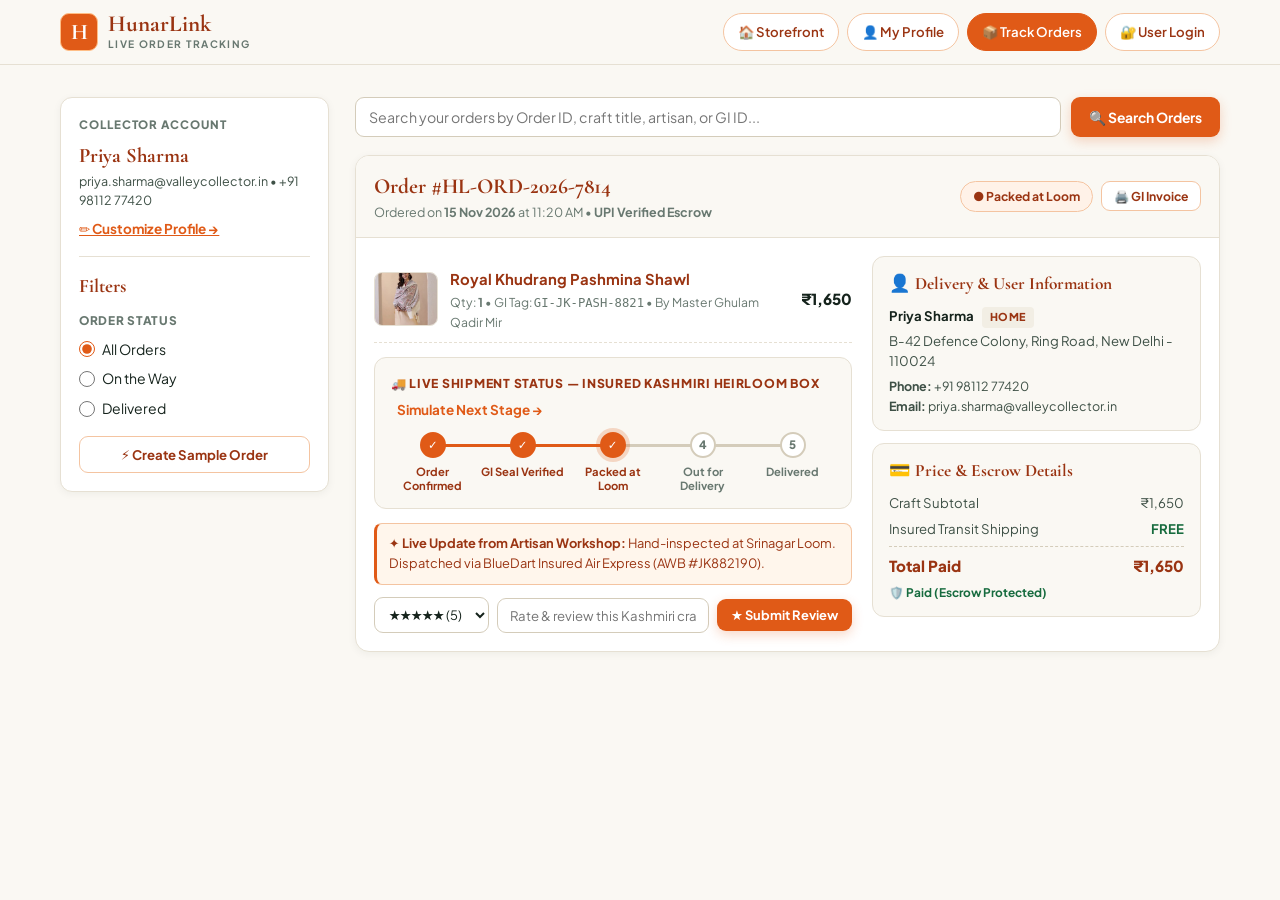
<file: user-portal/orders.html>
<!DOCTYPE html>
<html lang="en">

<head>
  <meta charset="UTF-8">
  <meta name="viewport" content="width=device-width, initial-scale=1.0">
  <title>My Orders &amp; Live Tracking — HunarLink Valley Craft Guild</title>
  <link rel="preconnect" href="https://fonts.googleapis.com">
  <link rel="preconnect" href="https://fonts.gstatic.com" crossorigin>
  <link
    href="https://fonts.googleapis.com/css2?family=Cormorant+Garamond:ital,wght@0,600;0,700;1,500;1,600&family=Plus+Jakarta+Sans:wght@400;500;600;700;800&display=swap"
    rel="stylesheet">
  <link rel="stylesheet" href="user-portal.css">
</head>

<body>

  <!-- Shared Top Header -->
  <header class="up-header">
    <div class="up-header-inner">
      <a href="../hunarlink_valley_craft_guild_gi_certified_kashmiri_handicrafts_marketplace.html" class="up-brand">
        <span class="up-emblem">H</span>
        <div>
          <div class="up-brand-title">HunarLink</div>
          <div class="up-brand-sub">Live Order Tracking</div>
        </div>
      </a>
      <nav class="up-nav-links">
        <a href="../hunarlink_valley_craft_guild_gi_certified_kashmiri_handicrafts_marketplace.html"
          class="up-nav-pill">🏠 Storefront</a>
        <a href="profile.html" class="up-nav-pill">👤 My Profile</a>
        <a href="orders.html" class="up-nav-pill active">📦 Track Orders</a>
        <a href="login.html" class="up-nav-pill">🔐 User Login</a>
      </nav>
    </div>
  </header>

  <!-- Flipkart-Style Order Tracking Workspace -->
  <main class="up-container">
    <div class="orders-layout">

      <!-- Left Filters + Logged-In User Info Card (Like Flipkart Filters) -->
      <aside class="orders-filter-card">
        <div style="padding-bottom: 14px; margin-bottom: 14px; border-bottom: 1px solid var(--border-light);">
          <div style="font-size: 0.7rem; font-weight: 800; text-transform: uppercase; letter-spacing: 0.08em; color: var(--text-500); margin-bottom: 6px;">
            Collector Account
          </div>
          <div style="font-family: var(--font-serif); font-size: 1.25rem; font-weight: 700; color: var(--heading-color);"
            id="trk-user-name">Priya Sharma</div>
          <div style="font-size: 0.76rem; color: var(--text-700);" id="trk-user-contact">priya.sharma@valleycollector.in</div>
          <a href="profile.html" class="btn-link-edit" style="display: inline-block; padding-left: 0; margin-top: 6px;">
            ✏️ Customize Profile →
          </a>
        </div>

        <h3 style="font-size: 1.15rem; margin-bottom: 12px;">Filters</h3>

        <div style="margin-bottom: 16px;">
          <div style="font-size: 0.72rem; font-weight: 800; text-transform: uppercase; letter-spacing: 0.06em; color: var(--text-500); margin-bottom: 8px;">
            ORDER STATUS
          </div>
          <label class="gender-radio-label" style="display: flex; margin-bottom: 8px;">
            <input type="radio" name="status-filter" value="all" checked onchange="renderOrders()"> All Orders
          </label>
          <label class="gender-radio-label" style="display: flex; margin-bottom: 8px;">
            <input type="radio" name="status-filter" value="ontheway" onchange="renderOrders()"> On the Way
          </label>
          <label class="gender-radio-label" style="display: flex; margin-bottom: 8px;">
            <input type="radio" name="status-filter" value="delivered" onchange="renderOrders()"> Delivered
          </label>
        </div>

        <button type="button" class="btn-orange-outline" style="width: 100%;" onclick="placeQuickDemoOrder()">
          ⚡ Create Sample Order
        </button>
      </aside>

      <!-- Right Orders List & Live Tracking Cards -->
      <section>
        <div class="orders-search-bar">
          <input type="text" id="orders-search-input" class="up-input"
            placeholder="Search your orders by Order ID, craft title, artisan, or GI ID..." oninput="renderOrders()">
          <button type="button" class="btn-orange" onclick="renderOrders()">🔍 Search Orders</button>
        </div>

        <div id="orders-list-wrap"></div>
      </section>

    </div>
  </main>

  <div class="up-toast" id="up-toast"></div>

  <script src="user-portal.js"></script>
  <script>
    const ORDER_STAGES = [
      { label: "Order Confirmed", desc: "Received by HunarLink Escrow" },
      { label: "GI Seal Verified", desc: "Lab purity & laser QR sealed" },
      { label: "Packed at Loom", desc: "Insured Kashmiri heirloom box" },
      { label: "Out for Delivery", desc: "Tracked insured transit" },
      { label: "Delivered", desc: "Verified by Collector" }
    ];

    function getOrdersList() {
      const saved = upLoad(UP_KEYS.ORDERS, null);
      if (saved && saved.length) return saved;
      const prof = upGetProfile();
      return [
        {
          id: "HL-ORD-2026-7814",
          date: "15 Nov 2026",
          time: "11:20 AM",
          buyer: {
            name: prof.fullName,
            phone: prof.phone,
            email: prof.email,
            addressType: "Home",
            locality: "B-42 Defence Colony, Ring Road",
            city: "New Delhi",
            pincode: "110024"
          },
          items: [
            {
              productId: "hl-pash-001",
              title: "Royal Khudrang Pashmina Shawl",
              qty: 1,
              price: 1650,
              lineTotal: 1650,
              giId: "GI-JK-PASH-8821",
              artisan: "Master Ghulam Qadir Mir",
              image: "assets/products/pashmina_01.jpg"
            }
          ],
          subtotal: 1650,
          discount: 0,
          total: 1650,
          paymentMethod: "UPI Verified Escrow",
          paymentStatus: "Paid (Escrow Protected)",
          address: `${prof.fullName}, B-42 Defence Colony, New Delhi - 110024`,
          stage: 3,
          sellerNote: "Hand-inspected at Srinagar Loom. Dispatched via BlueDart Insured Air Express (AWB #JK882190)."
        }
      ];
    }

    function renderOrders() {
      const prof = upGetProfile();
      document.getElementById("trk-user-name").textContent = prof.fullName;
      document.getElementById("trk-user-contact").textContent = `${prof.email} • ${prof.phone}`;

      const query = (document.getElementById("orders-search-input")?.value || "").trim().toLowerCase();
      const statusFilter = document.querySelector('input[name="status-filter"]:checked')?.value || "all";

      let orders = getOrdersList();
      if (statusFilter === "ontheway") {
        orders = orders.filter(o => (o.stage || 1) < 5);
      } else if (statusFilter === "delivered") {
        orders = orders.filter(o => (o.stage || 1) >= 5);
      }

      if (query) {
        orders = orders.filter(o =>
          (o.id || "").toLowerCase().includes(query) ||
          (o.address || "").toLowerCase().includes(query) ||
          (o.items || []).some(i =>
            (i.title || "").toLowerCase().includes(query) ||
            (i.giId || "").toLowerCase().includes(query) ||
            (i.artisan || "").toLowerCase().includes(query)
          )
        );
      }

      const wrap = document.getElementById("orders-list-wrap");
      if (!orders.length) {
        wrap.innerHTML = `
          <div class="fk-panel-card" style="text-align: center; padding: 42px 20px;">
            <div style="font-size: 2.2rem; margin-bottom: 8px;">📦</div>
            <h3>No orders found</h3>
            <p style="font-size: 0.84rem; color: var(--text-500); margin: 6px 0 18px;">
              Place an order on HunarLink or click below to create a live sample order for tracking.
            </p>
            <div style="display: flex; gap: 10px; justify-content: center; flex-wrap: wrap;">
              <a href="../hunarlink_valley_craft_guild_gi_certified_kashmiri_handicrafts_marketplace.html#marketplace-section" class="btn-orange">Shop Kashmiri Crafts →</a>
              <button type="button" class="btn-orange-outline" onclick="placeQuickDemoOrder()">⚡ Create Sample Order</button>
            </div>
          </div>
        `;
        return;
      }

      wrap.innerHTML = orders.map(o => {
        const stage = Math.max(1, Math.min(5, o.stage || 1));
        const stageInfo = ORDER_STAGES[stage - 1];
        const b = o.buyer || {};
        const buyerName = b.name || prof.fullName;
        const buyerPhone = b.phone || prof.phone;
        const buyerEmail = b.email || prof.email;
        const buyerAddr = b.locality
          ? `${b.locality}, ${b.city || ""}${b.pincode ? " - " + b.pincode : ""}`
          : (o.address || "Verified Delivery Address");
        const subtotal = o.subtotal || o.total || 0;
        const discount = o.discount || 0;
        const firstProdId = (o.items && o.items[0] && o.items[0].productId) || "hl-pash-001";

        return `
          <article class="fk-order-card">
            <div class="fk-order-top">
              <div>
                <div class="fk-order-id">Order #${upEsc(o.id)}</div>
                <div style="font-size: 0.76rem; color: var(--text-500);">
                  Ordered on <strong>${upEsc(o.date || "Recent")}</strong>${o.time ? " at " + upEsc(o.time) : ""} •
                  <strong>${upEsc(o.paymentMethod || "UPI Verified Escrow")}</strong>
                </div>
              </div>
              <div style="display: flex; align-items: center; gap: 8px; flex-wrap: wrap;">
                <span style="font-size: 0.74rem; font-weight: 700; padding: 5px 12px; border-radius: 999px; background: ${stage >= 5 ? "var(--success-50)" : "var(--btn-orange-soft)"}; color: ${stage >= 5 ? "var(--success-600)" : "var(--heading-color)"}; border: 1px solid ${stage >= 5 ? "#BFE3CE" : "var(--btn-orange-border)"};">
                  ● ${upEsc(stageInfo.label)}
                </span>
                <button type="button" class="btn-orange-outline" style="padding: 6px 12px; font-size: 0.74rem;" onclick="window.print()">
                  🖨️ GI Invoice
                </button>
              </div>
            </div>

            <div class="fk-order-body">
              <!-- Left Column: Ordered Items + Live Flipkart Tracking Bar + Review -->
              <div>
                ${(o.items || []).map(item => `
                  <div class="fk-item-row">
                    <img src="${upResolveImg(item.image)}" class="fk-item-thumb" alt="${upEsc(item.title)}">
                    <div style="flex: 1; min-width: 0;">
                      <a href="../product.html?id=${encodeURIComponent(item.productId || "hl-pash-001")}"
                        style="font-weight: 700; color: var(--heading-color); text-decoration: none; font-size: 0.9rem;">
                        ${upEsc(item.title)}
                      </a>
                      <div style="font-size: 0.74rem; color: var(--text-500); margin-top: 2px;">
                        Qty: <strong>${item.qty || 1}</strong> • GI Tag: <code>${upEsc(item.giId || "GI-VERIFIED")}</code>
                        ${item.artisan ? ` • By ${upEsc(item.artisan)}` : ""}
                      </div>
                    </div>
                    <div style="font-weight: 800; color: var(--text-900); font-size: 0.92rem;">
                      ${upFormatINR(item.lineTotal || (item.price * (item.qty || 1)))}
                    </div>
                  </div>
                `).join("")}

                <!-- Flipkart-Style 5-Stage Live Progress Tracker -->
                <div class="fk-tracker-wrap">
                  <div style="display: flex; justify-content: space-between; align-items: center; margin-bottom: 12px; flex-wrap: wrap; gap: 6px;">
                    <span style="font-size: 0.74rem; font-weight: 800; text-transform: uppercase; letter-spacing: 0.06em; color: var(--heading-color);">
                      🚚 Live Shipment Status — ${upEsc(stageInfo.desc)}
                    </span>
                    ${stage < 5 ? `<button type="button" class="btn-link-edit" onclick="advanceTracking('${upEsc(o.id)}')">Simulate Next Stage →</button>` : `<span style="font-size: 0.74rem; font-weight: 700; color: var(--success-600);">✓ Delivered Successfully</span>`}
                  </div>
                  <div class="fk-tracker-steps">
                    ${ORDER_STAGES.map((st, idx) => {
                      const sNum = idx + 1;
                      const done = sNum <= stage;
                      const current = sNum === stage;
                      return `
                        <div class="fk-step ${done ? "done" : ""} ${current ? "current" : ""}">
                          <div class="fk-step-dot">${done ? "✓" : sNum}</div>
                          <div class="fk-step-label">${upEsc(st.label)}</div>
                        </div>
                      `;
                    }).join("")}
                  </div>
                </div>

                ${o.sellerNote ? `
                  <div class="seller-note-banner">
                    <strong>✦ Live Update from Artisan Workshop:</strong> ${upEsc(o.sellerNote)}
                  </div>
                ` : ""}

                <!-- Inline Rate & Review Craft (Syncs to Seller Portal Responses!) -->
                <form onsubmit="submitOrderReview(event, '${upEsc(firstProdId)}', '${upEsc(o.id)}')"
                  style="display: flex; gap: 8px; flex-wrap: wrap; align-items: center; margin-top: 8px;">
                  <select id="rev-rating-${upEsc(o.id)}" class="up-select" style="width: auto; padding: 8px 10px; font-size: 0.78rem;">
                    <option value="5">★★★★★ (5)</option>
                    <option value="4">★★★★☆ (4)</option>
                    <option value="3">★★★☆☆ (3)</option>
                  </select>
                  <input type="text" id="rev-text-${upEsc(o.id)}" class="up-input" style="flex: 1 1 200px; padding: 8px 12px; font-size: 0.8rem;"
                    placeholder="Rate & review this Kashmiri craft for the artisan..." required>
                  <button type="submit" class="btn-orange" style="padding: 8px 14px; font-size: 0.78rem;">★ Submit Review</button>
                </form>
              </div>

              <!-- Right Column: Complete User & Delivery Details + Price Breakdown -->
              <div class="fk-info-sidebar">
                <div class="fk-info-box">
                  <h4>👤 Delivery &amp; User Information</h4>
                  <div style="font-weight: 700; color: var(--text-900); margin-bottom: 3px;">
                    ${upEsc(buyerName)}
                    <span class="addr-type-chip" style="margin-left: 6px;">${upEsc(b.addressType || "Home")}</span>
                  </div>
                  <div style="color: var(--text-700); margin-bottom: 6px;">${upEsc(buyerAddr)}</div>
                  <div style="font-size: 0.76rem; color: var(--text-700);">
                    <div><strong>Phone:</strong> ${upEsc(buyerPhone)}</div>
                    <div><strong>Email:</strong> ${upEsc(buyerEmail)}</div>
                  </div>
                </div>

                <div class="fk-info-box">
                  <h4>💳 Price &amp; Escrow Details</h4>
                  <div class="fk-price-line">
                    <span>Craft Subtotal</span>
                    <span>${upFormatINR(subtotal)}</span>
                  </div>
                  ${discount > 0 ? `
                    <div class="fk-price-line" style="color: var(--success-600);">
                      <span>Coupon / Guild Savings</span>
                      <span>− ${upFormatINR(discount)}</span>
                    </div>
                  ` : ""}
                  <div class="fk-price-line">
                    <span>Insured Transit Shipping</span>
                    <span style="color: var(--success-600); font-weight: 700;">FREE</span>
                  </div>
                  <div class="fk-price-line total">
                    <span>Total Paid</span>
                    <span>${upFormatINR(o.total)}</span>
                  </div>
                  <div style="font-size: 0.72rem; color: var(--success-600); font-weight: 700; margin-top: 6px;">
                    🛡️ ${upEsc(o.paymentStatus || "Protected by HunarLink Escrow")}
                  </div>
                </div>
              </div>
            </div>
          </article>
        `;
      }).join("");
    }

    function advanceTracking(orderId) {
      const orders = getOrdersList();
      const target = orders.find(o => o.id === orderId);
      if (!target) return;
      target.stage = Math.min(5, (target.stage || 1) + 1);
      upSave(UP_KEYS.ORDERS, orders);
      renderOrders();
      upToast(`🚚 Order #${orderId} updated to: ${ORDER_STAGES[target.stage - 1].label}`);
    }

    function submitOrderReview(e, productId, orderId) {
      e.preventDefault();
      const rating = parseInt(document.getElementById(`rev-rating-${orderId}`).value, 10) || 5;
      const comment = document.getElementById(`rev-text-${orderId}`).value.trim();
      if (!comment) return;
      const prof = upGetProfile();
      const reviews = upLoad(UP_KEYS.REVIEWS, {});
      reviews[productId] = reviews[productId] || [];
      reviews[productId].unshift({
        author: prof.fullName,
        rating,
        date: new Date().toLocaleDateString("en-IN", { day: "2-digit", month: "short", year: "numeric" }),
        comment
      });
      upSave(UP_KEYS.REVIEWS, reviews);
      document.getElementById(`rev-text-${orderId}`).value = "";
      upToast("★ Review submitted & synced directly to the artisan's Seller Portal!");
    }

    function placeQuickDemoOrder() {
      const prof = upGetProfile();
      const addrs = upLoad(UP_KEYS.ADDRESSES, []);
      const a = addrs[0] || {
        name: prof.fullName,
        phone: prof.phone,
        locality: "B-42 Defence Colony, Ring Road",
        city: "New Delhi",
        pincode: "110024",
        type: "Home"
      };
      const now = new Date();
      const orderId = "HL-ORD-2026-" + Math.floor(1000 + Math.random() * 9000);
      const newOrder = {
        id: orderId,
        date: now.toLocaleDateString("en-IN", { day: "2-digit", month: "short", year: "numeric" }),
        time: now.toLocaleTimeString("en-IN", { hour: "2-digit", minute: "2-digit" }),
        createdAt: now.toISOString(),
        buyer: {
          name: a.name || prof.fullName,
          phone: a.phone || prof.phone,
          email: prof.email,
          addressType: a.type || "Home",
          locality: a.locality,
          city: a.city,
          pincode: a.pincode
        },
        items: [
          {
            productId: "hl-pash-002",
            title: "Jamawar Heirloom Stole",
            qty: 1,
            price: 1850,
            lineTotal: 1850,
            giId: "GI-JK-PASH-8810",
            artisan: "Master Ghulam Qadir Mir",
            image: "assets/products/pashmina_02.jpg"
          }
        ],
        subtotal: 1850,
        discount: 0,
        total: 1850,
        artisanPayout: 1850,
        paymentMethod: prof.preferredPayment || "UPI Verified Escrow",
        paymentStatus: "Paid (Escrow Protected)",
        address: `${a.name}, ${a.locality}, ${a.city} - ${a.pincode}`,
        stage: 2,
        sellerNote: "GI Laser Seal verified at Srinagar Guild. Preparing insured heirloom packaging.",
        isNewForSeller: true
      };

      const orders = getOrdersList();
      orders.unshift(newOrder);
      upSave(UP_KEYS.ORDERS, orders);
      renderOrders();
      upToast(`✓ Live Order #${orderId} created & synced to Seller Portal!`);
    }

    window.addEventListener("storage", (ev) => {
      if (ev.key === UP_KEYS.ORDERS || ev.key === UP_KEYS.BUYER_PROFILE) {
        renderOrders();
      }
    });

    window.addEventListener("DOMContentLoaded", renderOrders);
  </script>
</body>

</html>
</file>
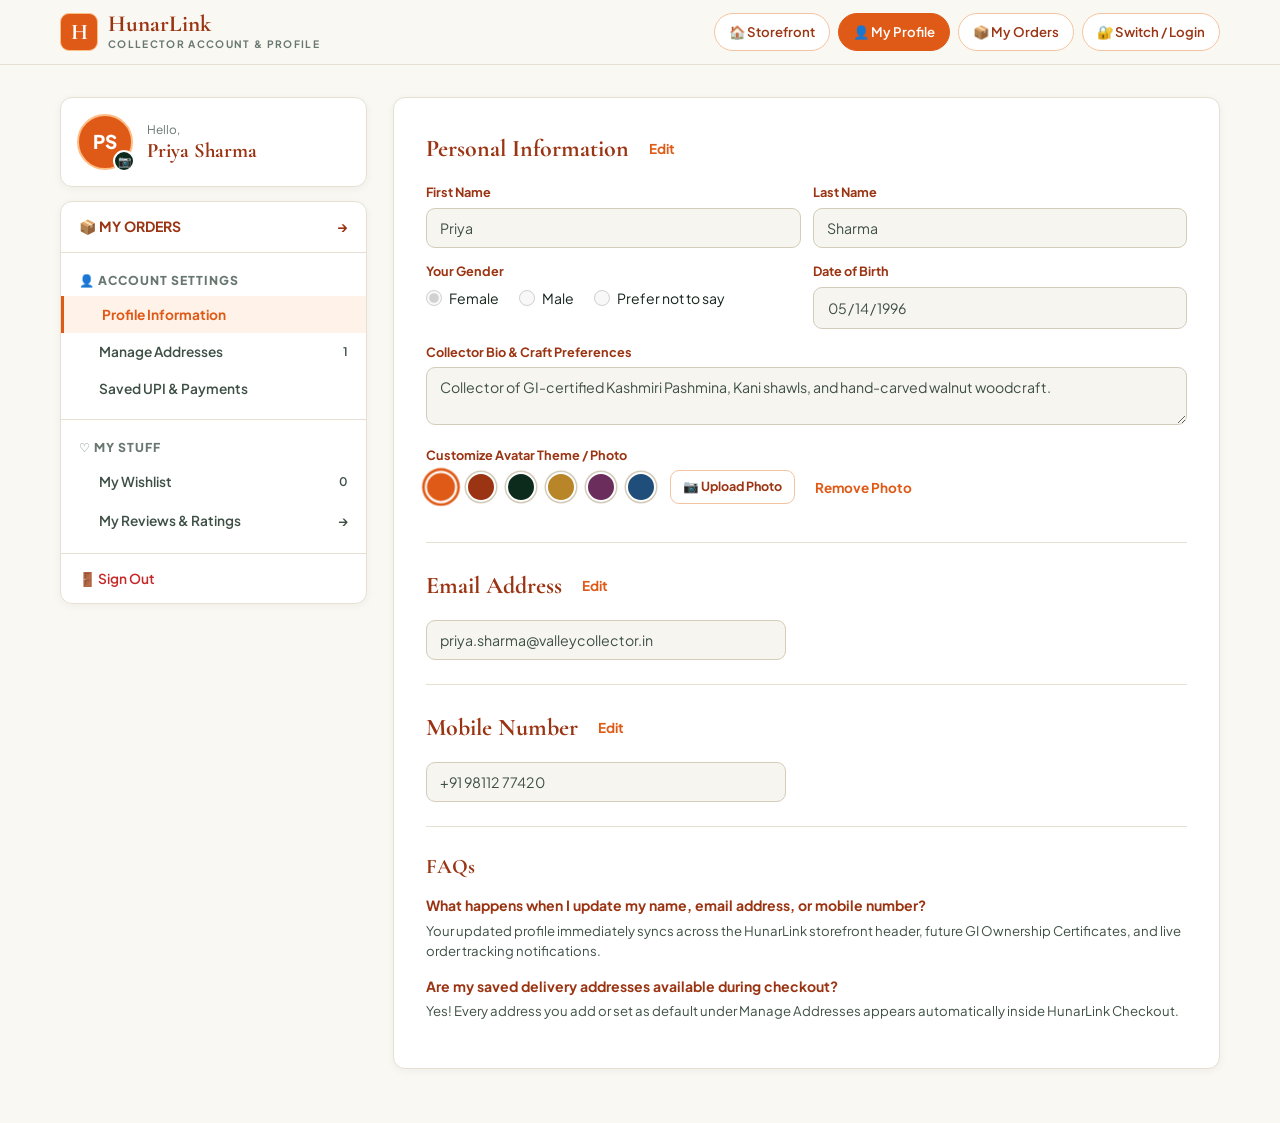
<file: user-portal/profile.html>
<!DOCTYPE html>
<html lang="en">

<head>
  <meta charset="UTF-8">
  <meta name="viewport" content="width=device-width, initial-scale=1.0">
  <title>My Profile — HunarLink Valley Craft Guild</title>
  <link rel="preconnect" href="https://fonts.googleapis.com">
  <link rel="preconnect" href="https://fonts.gstatic.com" crossorigin>
  <link
    href="https://fonts.googleapis.com/css2?family=Cormorant+Garamond:ital,wght@0,600;0,700;1,500;1,600&family=Plus+Jakarta+Sans:wght@400;500;600;700;800&display=swap"
    rel="stylesheet">
  <link rel="stylesheet" href="user-portal.css">
</head>

<body>

  <!-- Shared Top Header -->
  <header class="up-header">
    <div class="up-header-inner">
      <a href="../hunarlink_valley_craft_guild_gi_certified_kashmiri_handicrafts_marketplace.html" class="up-brand">
        <span class="up-emblem">H</span>
        <div>
          <div class="up-brand-title">HunarLink</div>
          <div class="up-brand-sub">Collector Account &amp; Profile</div>
        </div>
      </a>
      <nav class="up-nav-links">
        <a href="../hunarlink_valley_craft_guild_gi_certified_kashmiri_handicrafts_marketplace.html"
          class="up-nav-pill">🏠 Storefront</a>
        <a href="profile.html" class="up-nav-pill active">👤 My Profile</a>
        <a href="orders.html" class="up-nav-pill">📦 My Orders</a>
        <a href="login.html" class="up-nav-pill">🔐 Switch / Login</a>
      </nav>
    </div>
  </header>

  <!-- Flipkart-Style Two-Column Account Layout -->
  <main class="up-container">
    <div class="fk-account-grid">

      <!-- LEFT SIDEBAR -->
      <aside class="fk-sidebar">
        <!-- Hello Greeting Card with Customizable Avatar -->
        <div class="fk-hello-card">
          <div class="fk-avatar-wrap">
            <div class="fk-avatar" id="sidebar-avatar">PS</div>
            <label class="fk-avatar-cam" title="Upload Profile Photo">
              📷
              <input type="file" accept="image/*" style="display: none;" onchange="uploadProfileAvatar(event)">
            </label>
          </div>
          <div style="min-width: 0;">
            <div class="fk-hello-sub">Hello,</div>
            <div class="fk-hello-name" id="sidebar-fullname">Priya Sharma</div>
          </div>
        </div>

        <!-- Navigation Menu (Exact Flipkart Structure) -->
        <div class="fk-nav-card">
          <div class="fk-nav-section" style="padding: 4px 0;">
            <a href="orders.html" class="fk-nav-group-link">
              <span>📦 MY ORDERS</span>
              <span>→</span>
            </a>
          </div>

          <div class="fk-nav-section">
            <div class="fk-nav-group-title"><span>👤 ACCOUNT SETTINGS</span></div>
            <button type="button" class="fk-nav-item active" data-view="personal" onclick="switchProfileView('personal')">
              <span>Profile Information</span>
            </button>
            <button type="button" class="fk-nav-item" data-view="addresses" onclick="switchProfileView('addresses')">
              <span>Manage Addresses</span>
              <span id="nav-addr-count" style="font-size: 0.72rem;">0</span>
            </button>
            <button type="button" class="fk-nav-item" data-view="payments" onclick="switchProfileView('payments')">
              <span>Saved UPI &amp; Payments</span>
            </button>
          </div>

          <div class="fk-nav-section">
            <div class="fk-nav-group-title"><span>♡ MY STUFF</span></div>
            <button type="button" class="fk-nav-item" data-view="wishlist" onclick="switchProfileView('wishlist')">
              <span>My Wishlist</span>
              <span id="nav-wish-count" style="font-size: 0.72rem;">0</span>
            </button>
            <a href="orders.html" class="fk-nav-item" style="text-decoration: none;">
              <span>My Reviews &amp; Ratings</span>
              <span>→</span>
            </a>
          </div>

          <div class="fk-nav-section" style="padding: 6px 0;">
            <button type="button" class="fk-nav-item" style="padding-left: 18px; color: var(--danger-600);"
              onclick="signOutBuyer()">
              <span>🚪 Sign Out</span>
            </button>
          </div>
        </div>
      </aside>

      <!-- RIGHT MAIN WORKSPACE -->
      <section class="fk-panel-card">

        <!-- VIEW 1: PERSONAL INFORMATION (FLIPKART EDIT/SAVE TOGGLES) -->
        <div class="fk-tab-view active" id="view-personal">

          <!-- Block A: Personal Information -->
          <div class="fk-section-block">
            <div class="fk-block-head">
              <h2 class="fk-block-title">Personal Information</h2>
              <button type="button" class="btn-link-edit" id="btn-edit-personal"
                onclick="toggleSectionEdit('personal')">Edit</button>
            </div>

            <form id="form-personal" onsubmit="savePersonalInfo(event)">
              <div class="form-row-2" style="margin-bottom: 14px;">
                <div>
                  <label class="up-label" for="prof-first">First Name</label>
                  <input type="text" id="prof-first" class="up-input" disabled required>
                </div>
                <div>
                  <label class="up-label" for="prof-last">Last Name</label>
                  <input type="text" id="prof-last" class="up-input" disabled>
                </div>
              </div>

              <div class="form-row-2" style="margin-bottom: 14px;">
                <div>
                  <label class="up-label">Your Gender</label>
                  <div class="gender-radio-row">
                    <label class="gender-radio-label">
                      <input type="radio" name="prof-gender" value="Female" disabled> Female
                    </label>
                    <label class="gender-radio-label">
                      <input type="radio" name="prof-gender" value="Male" disabled> Male
                    </label>
                    <label class="gender-radio-label">
                      <input type="radio" name="prof-gender" value="Prefer not to say" disabled> Prefer not to say
                    </label>
                  </div>
                </div>
                <div>
                  <label class="up-label" for="prof-dob">Date of Birth</label>
                  <input type="date" id="prof-dob" class="up-input" disabled>
                </div>
              </div>

              <div style="margin-bottom: 14px;">
                <label class="up-label" for="prof-bio">Collector Bio &amp; Craft Preferences</label>
                <textarea id="prof-bio" class="up-textarea" rows="2" disabled
                  placeholder="Tell artisans about your favorite Kashmiri crafts..."></textarea>
              </div>

              <!-- Profile Avatar Customization -->
              <div style="margin-bottom: 14px;">
                <label class="up-label">Customize Avatar Theme / Photo</label>
                <div style="display: flex; align-items: center; gap: 14px; flex-wrap: wrap;">
                  <div class="avatar-color-swatches" id="avatar-swatches"></div>
                  <label class="btn-orange-outline" style="padding: 6px 12px; font-size: 0.76rem; cursor: pointer;">
                    📷 Upload Photo
                    <input type="file" accept="image/*" style="display: none;" onchange="uploadProfileAvatar(event)">
                  </label>
                  <button type="button" class="btn-link-edit" onclick="removeProfileAvatar()">Remove Photo</button>
                </div>
              </div>

              <div id="save-personal-row" style="display: none; margin-top: 12px;">
                <button type="submit" class="btn-orange">SAVE CHANGES</button>
              </div>
            </form>
          </div>

          <!-- Block B: Email Address -->
          <div class="fk-section-block">
            <div class="fk-block-head">
              <h2 class="fk-block-title">Email Address</h2>
              <button type="button" class="btn-link-edit" id="btn-edit-email"
                onclick="toggleSectionEdit('email')">Edit</button>
            </div>
            <form id="form-email" onsubmit="saveEmailInfo(event)"
              style="display: flex; gap: 12px; align-items: center; flex-wrap: wrap;">
              <input type="email" id="prof-email" class="up-input" style="max-width: 360px;" disabled required>
              <button type="submit" class="btn-orange" id="save-email-btn" style="display: none;">SAVE</button>
            </form>
          </div>

          <!-- Block C: Mobile Number -->
          <div class="fk-section-block">
            <div class="fk-block-head">
              <h2 class="fk-block-title">Mobile Number</h2>
              <button type="button" class="btn-link-edit" id="btn-edit-phone"
                onclick="toggleSectionEdit('phone')">Edit</button>
            </div>
            <form id="form-phone" onsubmit="savePhoneInfo(event)"
              style="display: flex; gap: 12px; align-items: center; flex-wrap: wrap;">
              <input type="tel" id="prof-phone" class="up-input" style="max-width: 360px;" disabled required>
              <button type="submit" class="btn-orange" id="save-phone-btn" style="display: none;">SAVE</button>
            </form>
          </div>

          <!-- Block D: Flipkart-Style FAQs -->
          <div class="fk-section-block">
            <h3 style="font-size: 1.25rem; margin-bottom: 12px;">FAQs</h3>
            <div class="faq-item">
              <div class="faq-q">What happens when I update my name, email address, or mobile number?</div>
              <div class="faq-a">Your updated profile immediately syncs across the HunarLink storefront header, future GI Ownership Certificates, and live order tracking notifications.</div>
            </div>
            <div class="faq-item">
              <div class="faq-q">Are my saved delivery addresses available during checkout?</div>
              <div class="faq-a">Yes! Every address you add or set as default under Manage Addresses appears automatically inside HunarLink Checkout.</div>
            </div>
          </div>
        </div>

        <!-- VIEW 2: MANAGE ADDRESSES (SYNCED WITH CHECKOUT) -->
        <div class="fk-tab-view" id="view-addresses">
          <div class="fk-block-head" style="justify-content: space-between;">
            <h2 class="fk-block-title">Manage Delivery Addresses</h2>
            <button type="button" class="btn-orange" onclick="toggleAddAddressForm()">＋ Add New Address</button>
          </div>

          <form id="new-address-form"
            style="display: none; background: var(--bg-ivory); border: 1px solid var(--border-mid); border-radius: 12px; padding: 18px; margin-bottom: 18px;"
            onsubmit="handleAddAddress(event)">
            <h3 style="font-size: 1.15rem; margin-bottom: 12px;">Add a New Delivery Address</h3>
            <div class="form-row-2" style="margin-bottom: 12px;">
              <div>
                <label class="up-label" for="addr-name">Receiver Full Name *</label>
                <input type="text" id="addr-name" class="up-input" required placeholder="e.g. Priya Sharma">
              </div>
              <div>
                <label class="up-label" for="addr-phone">10-Digit Mobile Number *</label>
                <input type="tel" id="addr-phone" class="up-input" required placeholder="e.g. +91 98112 77420">
              </div>
            </div>
            <div class="form-row-2" style="margin-bottom: 12px;">
              <div>
                <label class="up-label" for="addr-pin">Pincode *</label>
                <input type="text" id="addr-pin" class="up-input" required placeholder="e.g. 110024">
              </div>
              <div>
                <label class="up-label" for="addr-city">City &amp; State *</label>
                <input type="text" id="addr-city" class="up-input" required placeholder="e.g. New Delhi">
              </div>
            </div>
            <div style="margin-bottom: 12px;">
              <label class="up-label" for="addr-loc">House No., Street, Locality &amp; Landmark *</label>
              <input type="text" id="addr-loc" class="up-input" required
                placeholder="e.g. B-42 Defence Colony, Ring Road">
            </div>
            <div style="margin-bottom: 14px;">
              <label class="up-label">Address Type</label>
              <div class="gender-radio-row">
                <label class="gender-radio-label"><input type="radio" name="addr-type" value="Home" checked> Home</label>
                <label class="gender-radio-label"><input type="radio" name="addr-type" value="Work"> Work / Office</label>
              </div>
            </div>
            <div style="display: flex; gap: 10px;">
              <button type="submit" class="btn-orange">Save Address</button>
              <button type="button" class="btn-orange-outline" onclick="toggleAddAddressForm(false)">Cancel</button>
            </div>
          </form>

          <div id="addresses-list"></div>
        </div>

        <!-- VIEW 3: SAVED UPI & PAYMENT PREFERENCES -->
        <div class="fk-tab-view" id="view-payments">
          <div class="fk-block-head">
            <h2 class="fk-block-title">Saved UPI &amp; Escrow Payment Preferences</h2>
          </div>
          <form onsubmit="savePaymentPreferences(event)" style="max-width: 480px;">
            <div class="form-field">
              <label class="up-label" for="prof-upi">Preferred UPI ID (Instant Escrow)</label>
              <input type="text" id="prof-upi" class="up-input" placeholder="e.g. priya.sharma@okaxis">
            </div>
            <div class="form-field">
              <label class="up-label" for="prof-pay-mode">Default Checkout Method</label>
              <select id="prof-pay-mode" class="up-select">
                <option value="UPI Verified Escrow">UPI Verified Escrow (Zero Fee)</option>
                <option value="Verify-on-Delivery Escrow">Insured COD / Verify-on-Delivery Escrow</option>
                <option value="Card Escrow Protection">Credit / Debit Card Escrow</option>
              </select>
            </div>
            <button type="submit" class="btn-orange">Save Payment Preference</button>
          </form>
        </div>

        <!-- VIEW 4: MY WISHLIST -->
        <div class="fk-tab-view" id="view-wishlist">
          <div class="fk-block-head" style="justify-content: space-between;">
            <h2 class="fk-block-title">My Saved Heirloom Wishlist</h2>
            <a href="../hunarlink_valley_craft_guild_gi_certified_kashmiri_handicrafts_marketplace.html#marketplace-section"
              class="btn-orange-outline">Explore More Crafts →</a>
          </div>
          <div id="wishlist-container"></div>
        </div>

      </section>
    </div>
  </main>

  <div class="up-toast" id="up-toast"></div>

  <script src="user-portal.js"></script>
  <script>
    const AVATAR_SWATCHES = ["#E05A17", "#9A3412", "#0D2B1D", "#B88528", "#6B2D5C", "#1E4E79"];
    const editState = { personal: false, email: false, phone: false };

    function renderProfile() {
      const p = upGetProfile();

      // Sidebar greeting & avatar
      document.getElementById("sidebar-fullname").textContent = p.fullName;
      const avatarEl = document.getElementById("sidebar-avatar");
      if (p.avatarPhoto) {
        avatarEl.innerHTML = `<img src="${p.avatarPhoto}" alt="${upEsc(p.fullName)}">`;
      } else {
        avatarEl.style.backgroundColor = p.avatarColor || "#E05A17";
        avatarEl.textContent = p.badge || "PS";
      }

      // Personal Info fields
      document.getElementById("prof-first").value = p.firstName || "";
      document.getElementById("prof-last").value = p.lastName || "";
      document.getElementById("prof-dob").value = p.dob || "";
      document.getElementById("prof-bio").value = p.bio || "";
      document.querySelectorAll('input[name="prof-gender"]').forEach(r => {
        r.checked = r.value === p.gender;
      });

      // Email, Phone & Payments
      document.getElementById("prof-email").value = p.email || "";
      document.getElementById("prof-phone").value = p.phone || "";
      document.getElementById("prof-upi").value = p.preferredUpi || "";
      document.getElementById("prof-pay-mode").value = p.preferredPayment || "UPI Verified Escrow";

      // Avatar color swatches
      document.getElementById("avatar-swatches").innerHTML = AVATAR_SWATCHES.map(hex => `
        <button type="button" class="swatch-btn ${(p.avatarColor || "#E05A17") === hex ? "selected" : ""}"
          style="background:${hex};" title="Choose avatar color" onclick="selectAvatarColor('${hex}')"></button>
      `).join("");

      renderAddresses();
      renderWishlist();
    }

    function switchProfileView(viewName) {
      document.querySelectorAll(".fk-nav-item[data-view]").forEach(b => {
        b.classList.toggle("active", b.dataset.view === viewName);
      });
      document.querySelectorAll(".fk-tab-view").forEach(v => {
        v.classList.toggle("active", v.id === `view-${viewName}`);
      });
    }

    function toggleSectionEdit(section) {
      editState[section] = !editState[section];
      const active = editState[section];

      if (section === "personal") {
        ["prof-first", "prof-last", "prof-dob", "prof-bio"].forEach(id => {
          document.getElementById(id).disabled = !active;
        });
        document.querySelectorAll('input[name="prof-gender"]').forEach(r => r.disabled = !active);
        document.getElementById("save-personal-row").style.display = active ? "block" : "none";
        document.getElementById("btn-edit-personal").textContent = active ? "Cancel" : "Edit";
        if (!active) renderProfile();
      } else if (section === "email") {
        document.getElementById("prof-email").disabled = !active;
        document.getElementById("save-email-btn").style.display = active ? "inline-flex" : "none";
        document.getElementById("btn-edit-email").textContent = active ? "Cancel" : "Edit";
        if (!active) renderProfile();
      } else if (section === "phone") {
        document.getElementById("prof-phone").disabled = !active;
        document.getElementById("save-phone-btn").style.display = active ? "inline-flex" : "none";
        document.getElementById("btn-edit-phone").textContent = active ? "Cancel" : "Edit";
        if (!active) renderProfile();
      }
    }

    function savePersonalInfo(e) {
      e.preventDefault();
      const genderEl = document.querySelector('input[name="prof-gender"]:checked');
      upSaveProfile({
        ...upGetProfile(),
        firstName: document.getElementById("prof-first").value.trim(),
        lastName: document.getElementById("prof-last").value.trim(),
        gender: genderEl ? genderEl.value : "Female",
        dob: document.getElementById("prof-dob").value,
        bio: document.getElementById("prof-bio").value.trim()
      });
      editState.personal = true;
      toggleSectionEdit("personal");
      renderProfile();
      upToast("✓ Personal information updated & synced across HunarLink!");
    }

    function saveEmailInfo(e) {
      e.preventDefault();
      upSaveProfile({
        ...upGetProfile(),
        email: document.getElementById("prof-email").value.trim()
      });
      editState.email = true;
      toggleSectionEdit("email");
      renderProfile();
      upToast("✓ Email address saved!");
    }

    function savePhoneInfo(e) {
      e.preventDefault();
      upSaveProfile({
        ...upGetProfile(),
        phone: document.getElementById("prof-phone").value.trim()
      });
      editState.phone = true;
      toggleSectionEdit("phone");
      renderProfile();
      upToast("✓ Mobile number saved!");
    }

    function selectAvatarColor(hex) {
      upSaveProfile({ ...upGetProfile(), avatarColor: hex, avatarPhoto: "" });
      renderProfile();
      upToast("✓ Avatar color updated!");
    }

    function uploadProfileAvatar(ev) {
      const file = ev.target.files && ev.target.files[0];
      if (!file) return;
      const reader = new FileReader();
      reader.onload = () => {
        const img = new Image();
        img.onload = () => {
          const canvas = document.createElement("canvas");
          canvas.width = 180;
          canvas.height = 180;
          const minDim = Math.min(img.width, img.height);
          const sx = (img.width - minDim) / 2;
          const sy = (img.height - minDim) / 2;
          canvas.getContext("2d").drawImage(img, sx, sy, minDim, minDim, 0, 0, 180, 180);
          const dataUrl = canvas.toDataURL("image/jpeg", 0.85);
          upSaveProfile({ ...upGetProfile(), avatarPhoto: dataUrl });
          renderProfile();
          upToast("📷 Profile photo updated!");
        };
        img.src = reader.result;
      };
      reader.readAsDataURL(file);
    }

    function removeProfileAvatar() {
      upSaveProfile({ ...upGetProfile(), avatarPhoto: "" });
      renderProfile();
      upToast("Profile photo removed.");
    }

    function savePaymentPreferences(e) {
      e.preventDefault();
      upSaveProfile({
        ...upGetProfile(),
        preferredUpi: document.getElementById("prof-upi").value.trim(),
        preferredPayment: document.getElementById("prof-pay-mode").value
      });
      upToast("✓ Payment & UPI preferences saved!");
    }

    /* Addresses Manager (Synced with hunarlink_addresses) */
    function getAddresses() {
      return upLoad(UP_KEYS.ADDRESSES, [
        {
          id: "addr-1",
          name: "Priya Sharma",
          phone: "+91 98112 77420",
          pincode: "110024",
          locality: "B-42 Defence Colony, Ring Road",
          city: "New Delhi",
          type: "Home"
        }
      ]);
    }

    function renderAddresses() {
      const list = getAddresses();
      document.getElementById("nav-addr-count").textContent = list.length;
      const wrap = document.getElementById("addresses-list");
      if (!list.length) {
        wrap.innerHTML = `<p style="color: var(--text-500); font-size: 0.85rem;">No saved delivery addresses yet. Add one above!</p>`;
        return;
      }
      wrap.innerHTML = list.map((a, idx) => `
        <div class="address-card ${idx === 0 ? "default-addr" : ""}">
          <div>
            <div style="margin-bottom: 5px;">
              <span class="addr-type-chip">${upEsc(a.type || "Home")}</span>
              ${idx === 0 ? '<span class="addr-type-chip" style="background: var(--btn-orange); color: #FFF;">DEFAULT</span>' : ""}
            </div>
            <div style="font-weight: 700; color: var(--text-900); font-size: 0.9rem;">
              ${upEsc(a.name)} &nbsp;•&nbsp; ${upEsc(a.phone)}
            </div>
            <div style="font-size: 0.82rem; color: var(--text-700); margin-top: 3px;">
              ${upEsc(a.locality)}, ${upEsc(a.city)} — <strong>${upEsc(a.pincode)}</strong>
            </div>
          </div>
          <div style="display: flex; gap: 8px; flex-wrap: wrap;">
            ${idx !== 0 ? `<button type="button" class="btn-orange-outline" style="padding: 6px 11px; font-size: 0.74rem;" onclick="setDefaultAddress('${upEsc(a.id)}')">Set Default</button>` : ""}
            <button type="button" class="btn-link-edit" style="color: var(--danger-600);" onclick="deleteAddress('${upEsc(a.id)}')">Delete</button>
          </div>
        </div>
      `).join("");
    }

    function toggleAddAddressForm(force) {
      const form = document.getElementById("new-address-form");
      const show = typeof force === "boolean" ? force : form.style.display === "none";
      form.style.display = show ? "block" : "none";
    }

    function handleAddAddress(e) {
      e.preventDefault();
      const typeEl = document.querySelector('input[name="addr-type"]:checked');
      const newAddr = {
        id: "addr-" + Date.now(),
        name: document.getElementById("addr-name").value.trim(),
        phone: document.getElementById("addr-phone").value.trim(),
        pincode: document.getElementById("addr-pin").value.trim(),
        city: document.getElementById("addr-city").value.trim(),
        locality: document.getElementById("addr-loc").value.trim(),
        type: typeEl ? typeEl.value : "Home"
      };
      const list = getAddresses();
      list.unshift(newAddr);
      upSave(UP_KEYS.ADDRESSES, list);
      e.target.reset();
      toggleAddAddressForm(false);
      renderAddresses();
      upToast("✓ New delivery address saved & synced with HunarLink Checkout!");
    }

    function setDefaultAddress(id) {
      const list = getAddresses();
      const idx = list.findIndex(a => a.id === id);
      if (idx > 0) {
        const [item] = list.splice(idx, 1);
        list.unshift(item);
        upSave(UP_KEYS.ADDRESSES, list);
        renderAddresses();
        upToast("✓ Default delivery address updated!");
      }
    }

    function deleteAddress(id) {
      const list = getAddresses().filter(a => a.id !== id);
      upSave(UP_KEYS.ADDRESSES, list);
      renderAddresses();
      upToast("Address removed.");
    }

    /* Wishlist Manager (Synced with hunarlink_wishlist) */
    function renderWishlist() {
      const ids = upLoad(UP_KEYS.WISHLIST, []);
      document.getElementById("nav-wish-count").textContent = ids.length;
      const wrap = document.getElementById("wishlist-container");
      if (!ids.length) {
        wrap.innerHTML = `<p style="color: var(--text-500); font-size: 0.86rem;">Your wishlist is currently empty.</p>`;
        return;
      }
      wrap.innerHTML = ids.map(id => `
        <div class="address-card" style="align-items: center;">
          <div>
            <div style="font-weight: 700; color: var(--heading-color); font-size: 0.92rem;">Saved Craft ID: ${upEsc(id)}</div>
            <div style="font-size: 0.78rem; color: var(--text-500);">GI-Certified Kashmiri Heritage Craft</div>
          </div>
          <div style="display: flex; gap: 8px;">
            <a href="../product.html?id=${encodeURIComponent(id)}" class="btn-orange" style="padding: 7px 14px; font-size: 0.76rem;">View Craft →</a>
            <button type="button" class="btn-link-edit" style="color: var(--danger-600);" onclick="removeWishlistItem('${upEsc(id)}')">Remove</button>
          </div>
        </div>
      `).join("");
    }

    function removeWishlistItem(id) {
      const ids = upLoad(UP_KEYS.WISHLIST, []).filter(x => x !== id);
      upSave(UP_KEYS.WISHLIST, ids);
      renderWishlist();
      upToast("Removed from wishlist.");
    }

    function signOutBuyer() {
      const p = upGetProfile();
      upSaveProfile({ ...p, isLoggedIn: false });
      window.location.href = "login.html";
    }

    window.addEventListener("DOMContentLoaded", () => {
      renderProfile();
      const params = new URLSearchParams(window.location.search);
      const tab = params.get("tab");
      if (tab && ["personal", "addresses", "payments", "wishlist"].includes(tab)) {
        switchProfileView(tab);
      }
    });
  </script>
</body>

</html>
</file>
<file: hunarlink_valley_craft_guild_gi_certified_kashmiri_handicrafts_marketplace.css>
/* ==========================================================================
   HunarLink — Valley Craft Guild 
   100% Pure CSS3 Stylesheet (No Frameworks)
   Matches uploaded reference design + Full Flipkart E-Commerce UI
   ========================================================================== */

:root {
  --bg-ivory: #F7F5EE;
  --bg-ivory-alt: #EFECE1;
  --bg-card: #FFFFFF;
  --forest-950: #0B1E16;
  --forest-900: #112A20;
  --forest-800: #16382B;
  --forest-700: #1F4E3B;
  --forest-600: #29664E;
  --forest-100: #E6F0EC;
  --forest-50: #F2F7F4;
  --gold-600: #B68D2C;
  --gold-500: #D4AF37;
  --gold-400: #E5C453;
  --gold-100: #FBF4DF;
  --text-900: #13201A;
  --text-700: #3A4A42;
  --text-500: #63736A;
  --text-400: #87968E;
  --border-light: #E3DFD2;
  --border-mid: #CFC9B8;
  --danger-600: #C93B2B;
  --success-600: #1B7A4E;
  /* Warm Saffron Orange Buttons & Terracotta-Sienna Headings Theme */
  --btn-orange: #E05A17;
  --btn-orange-hover: #C2480C;
  --btn-orange-dark: #9E3808;
  --btn-orange-soft: #FFF1E6;
  --btn-orange-border: #F4C4A1;
  --heading-color: #9A3412;
  --heading-accent: #C84B11;
  --heading-on-dark: #FFB46B;
  --shadow-sm: 0 2px 8px rgba(17, 42, 32, 0.05);
  --shadow-md: 0 8px 24px rgba(17, 42, 32, 0.08);
  --shadow-lg: 0 18px 42px rgba(17, 42, 32, 0.14);
  --radius-sm: 6px;
  --radius-md: 10px;
  --radius-lg: 14px;
  --radius-xl: 20px;
  --font-serif: 'Cormorant Garamond', 'Playfair Display', Georgia, serif;
  --font-sans: 'Plus Jakarta Sans', 'Inter', -apple-system, BlinkMacSystemFont, sans-serif;
}

*, *::before, *::after {
  box-sizing: border-box;
  margin: 0;
  padding: 0;
}

html {
  scroll-behavior: smooth;
  font-size: clamp(14px, 0.86rem + 0.25vw, 17px);
  overflow-x: clip;
  --header-h: 74px;
}

body {
  font-family: var(--font-sans);
  background-color: var(--bg-ivory);
  color: var(--text-900);
  line-height: 1.55;
  overflow-x: clip;
  min-height: 100dvh;
  -webkit-font-smoothing: antialiased;
}

img {
  max-width: 100%;
  height: auto;
  display: block;
}

button, input, select, textarea {
  font-family: inherit;
  font-size: inherit;
  color: inherit;
}

button {
  cursor: pointer;
  border: none;
  background: none;
}

.container {
  width: 100%;
  max-width: min(1440px, 95vw);
  margin: 0 auto;
  padding: 0 clamp(12px, 2.4vw, 28px);
}

/* ==========================================================================
   1. Top Utility Bar & Sticky Main Header
   ========================================================================== */
.utility-bar {
  display: none !important; /* Compulsory header starts cleanly at top matching reference image */
  background-color: var(--forest-950);
  color: rgba(255, 255, 255, 0.85);
  font-size: 0.72rem;
  letter-spacing: 0.06em;
  text-transform: uppercase;
  padding: 7px 0;
  border-bottom: 1px solid rgba(212, 175, 55, 0.2);
}

.utility-inner {
  display: flex;
  justify-content: space-between;
  align-items: center;
  gap: 12px;
  flex-wrap: wrap;
}

.utility-left {
  display: flex;
  align-items: center;
  gap: 14px;
}

.utility-dot {
  width: 6px;
  height: 6px;
  border-radius: 50%;
  background-color: var(--gold-500);
  display: inline-block;
}

.utility-actions {
  display: flex;
  align-items: center;
  gap: 16px;
}

.utility-link-btn {
  color: rgba(255, 255, 255, 0.85);
  font-size: 0.72rem;
  letter-spacing: 0.05em;
  text-transform: uppercase;
  transition: color 0.2s;
}

.utility-link-btn:hover {
  color: var(--gold-400);
}

.site-header {
  position: sticky;
  top: 0;
  z-index: 100;
  background: rgba(247, 245, 238, 0.96);
  backdrop-filter: blur(10px);
  border-bottom: 1px solid var(--border-light);
  transition: box-shadow 0.2s;
}

.header-inner {
  display: flex;
  align-items: center;
  justify-content: space-between;
  min-height: var(--header-h);
  height: auto;
  padding: 8px 0;
  gap: clamp(8px, 1.4vw, 18px);
}

.brand-logo {
  display: flex;
  align-items: center;
  gap: 11px;
  text-align: left;
  flex-shrink: 0;
}

.brand-emblem {
  width: 38px;
  height: 38px;
  border-radius: 8px;
  background-color: var(--forest-900);
  color: var(--gold-400);
  display: flex;
  align-items: center;
  justify-content: center;
  font-family: var(--font-serif);
  font-weight: 700;
  font-size: 1.25rem;
  border: 1px solid rgba(212, 175, 55, 0.35);
}

.brand-text-wrap {
  display: flex;
  flex-direction: column;
}

.brand-title {
  font-family: var(--font-serif);
  font-size: 1.38rem;
  font-weight: 700;
  line-height: 1.05;
  color: var(--forest-900);
  letter-spacing: -0.01em;
}

.brand-subtitle {
  font-size: 0.62rem;
  text-transform: uppercase;
  letter-spacing: 0.14em;
  color: var(--text-500);
  font-weight: 600;
}

.main-nav {
  display: flex;
  align-items: center;
  gap: 22px;
}

.nav-item-btn {
  font-size: 0.84rem;
  font-weight: 500;
  color: var(--text-700);
  padding: 6px 2px;
  position: relative;
  transition: color 0.2s;
  white-space: nowrap;
}

.nav-item-btn:hover,
.nav-item-btn.active {
  color: var(--forest-900);
  font-weight: 600;
}

.nav-item-btn.active::after {
  content: '';
  position: absolute;
  left: 0;
  right: 0;
  bottom: -2px;
  height: 2px;
  background-color: var(--forest-900);
  border-radius: 2px;
}

/* ==========================================================================
   Secondary Section Navigation Bar (Standalone minimal nav — matches image)
   ========================================================================== */
.section-nav-bar {
  background-color: var(--bg-ivory);
  border-bottom: 1px solid var(--border-light);
  position: sticky;
  top: var(--header-h);
  z-index: 90;
}

.section-nav-inner {
  display: flex;
  align-items: center;
  justify-content: center;
  gap: 0;
  padding: 0;
  overflow-x: auto;
  scrollbar-width: none;
  -webkit-overflow-scrolling: touch;
}

.section-nav-inner::-webkit-scrollbar {
  display: none;
}

.snav-item {
  font-family: var(--font-sans);
  font-size: clamp(0.82rem, 0.78rem + 0.25vw, 0.95rem);
  font-weight: 500;
  color: var(--text-500);
  padding: clamp(12px, 1.4vw, 18px) clamp(14px, 2vw, 28px);
  position: relative;
  background: none;
  border: none;
  cursor: pointer;
  white-space: nowrap;
  flex-shrink: 0;
  transition: color 0.2s ease;
  letter-spacing: 0.01em;
  line-height: 1;
  text-decoration: none;
  display: inline-flex;
  align-items: center;
}

.snav-item:first-child {
  padding-left: clamp(14px, 2vw, 28px);
}

.snav-item:hover {
  color: var(--forest-900);
}

.snav-item.active {
  font-weight: 700;
  color: var(--forest-950);
}

.snav-item.active::after {
  content: '';
  position: absolute;
  bottom: 0;
  left: clamp(12px, 1.8vw, 24px);
  right: clamp(12px, 1.8vw, 24px);
  height: 3px;
  background-color: var(--forest-900);
  border-radius: 2px 2px 0 0;
}

.snav-item:first-child.active::after {
  left: clamp(12px, 1.8vw, 24px);
  right: clamp(12px, 1.8vw, 24px);
}

@media (max-width: 760px) {
  .section-nav-bar {
    position: relative;
    top: 0;
  }
  .section-nav-inner {
    justify-content: flex-start;
  }
}

/* Search Bar */
.header-search-wrap {
  position: relative;
  flex: 1 1 200px;
  min-width: 140px;
  max-width: clamp(220px, 26vw, 380px);
}

.header-search-box {
  display: flex;
  align-items: center;
  background-color: #FFFFFF;
  border: 1px solid var(--border-mid);
  border-radius: 999px;
  padding: 6px 12px;
  gap: 8px;
  transition: border-color 0.2s, box-shadow 0.2s;
}

.header-search-box:focus-within {
  border-color: var(--forest-800);
  box-shadow: 0 0 0 3px rgba(22, 56, 43, 0.1);
}

.search-icon-svg {
  width: 15px;
  height: 15px;
  color: var(--text-400);
  flex-shrink: 0;
}

.header-search-input {
  border: none;
  outline: none;
  background: transparent;
  width: 100%;
  font-size: 0.82rem;
  color: var(--text-900);
}

.header-search-input::placeholder {
  color: var(--text-400);
}

.search-clear-btn {
  font-size: 0.78rem;
  color: var(--text-400);
  padding: 2px 5px;
  display: none;
}

.search-clear-btn.visible {
  display: inline-block;
}

.search-suggestions-dropdown {
  position: absolute;
  top: calc(100% + 8px);
  left: 0;
  right: 0;
  background: #FFFFFF;
  border: 1px solid var(--border-light);
  border-radius: var(--radius-md);
  box-shadow: var(--shadow-lg);
  z-index: 150;
  max-height: 340px;
  overflow-y: auto;
  display: none;
}

.search-suggestions-dropdown.open {
  display: block;
}

.suggestion-item {
  display: flex;
  align-items: center;
  gap: 10px;
  width: 100%;
  padding: 9px 12px;
  text-align: left;
  border-bottom: 1px solid var(--bg-ivory);
  transition: background-color 0.15s;
}

.suggestion-item:hover {
  background-color: var(--forest-50);
}

.suggestion-thumb {
  width: 36px;
  height: 36px;
  border-radius: 6px;
  object-fit: cover;
  flex-shrink: 0;
}

.suggestion-meta {
  flex: 1;
  min-width: 0;
}

.suggestion-title {
  font-size: 0.8rem;
  font-weight: 600;
  color: var(--text-900);
  white-space: nowrap;
  overflow: hidden;
  text-overflow: ellipsis;
}

.suggestion-sub {
  font-size: 0.7rem;
  color: var(--text-500);
}

.suggestion-price {
  font-size: 0.78rem;
  font-weight: 700;
  color: var(--forest-900);
}

/* Header Right Controls */
.header-controls {
  display: flex;
  align-items: center;
  gap: 10px;
  flex-shrink: 0;
}

.icon-badge-btn {
  position: relative;
  width: 38px;
  height: 38px;
  border-radius: 50%;
  background-color: #FFFFFF;
  border: 1px solid var(--border-light);
  display: flex;
  align-items: center;
  justify-content: center;
  color: var(--forest-900);
  transition: transform 0.15s, background-color 0.15s;
}

.icon-badge-btn:hover {
  background-color: var(--forest-50);
  transform: translateY(-1px);
}

.badge-counter {
  position: absolute;
  top: -4px;
  right: -4px;
  min-width: 18px;
  height: 18px;
  padding: 0 5px;
  border-radius: 999px;
  background-color: var(--forest-800);
  color: #FFFFFF;
  font-size: 0.66rem;
  font-weight: 700;
  display: flex;
  align-items: center;
  justify-content: center;
}

.badge-counter.gold {
  background-color: var(--gold-600);
}

.btn-artisan-studio {
  background-color: var(--forest-900);
  color: #FFFFFF;
  font-size: 0.75rem;
  font-weight: 600;
  letter-spacing: 0.05em;
  text-transform: uppercase;
  padding: 9px 15px;
  border-radius: 999px;
  display: flex;
  align-items: center;
  gap: 6px;
  transition: background-color 0.2s, transform 0.15s;
}

.btn-artisan-studio:hover {
  background-color: var(--forest-700);
  transform: translateY(-1px);
}

.btn-user-login {
  background-color: #FFFFFF;
  color: var(--forest-900);
  border: 1px solid var(--border-light);
  font-size: 0.75rem;
  font-weight: 600;
  letter-spacing: 0.03em;
  padding: 8px 14px;
  border-radius: 999px;
  display: flex;
  align-items: center;
  gap: 6px;
  cursor: pointer;
  transition: all 0.2s ease;
  white-space: nowrap;
}

.btn-user-login:hover {
  background-color: var(--forest-900);
  color: #FFFFFF;
  border-color: var(--forest-900);
  transform: translateY(-1px);
}

.btn-user-login.logged-in {
  background-color: #EAF5EE;
  color: #155B33;
  border-color: #B7DBC3;
}

.btn-seller-login {
  background-color: rgba(17, 42, 32, 0.08);
  color: var(--forest-900);
  border: 1px solid var(--border-light);
  font-size: 0.75rem;
  font-weight: 600;
  letter-spacing: 0.03em;
  padding: 8px 14px;
  border-radius: 999px;
  display: flex;
  align-items: center;
  gap: 6px;
  cursor: pointer;
  transition: all 0.2s ease;
  white-space: nowrap;
}

.btn-seller-login:hover {
  background-color: var(--forest-900);
  color: #FFFFFF;
  border-color: var(--forest-900);
  transform: translateY(-1px);
}

.profile-dropdown-wrap {
  position: relative;
}

.profile-avatar-btn {
  width: 38px;
  height: 38px;
  border-radius: 50%;
  background-color: var(--forest-900);
  color: var(--gold-400);
  font-weight: 700;
  font-size: 0.82rem;
  display: flex;
  align-items: center;
  justify-content: center;
  border: 2px solid var(--gold-500);
}

.profile-menu {
  position: absolute;
  top: calc(100% + 8px);
  right: 0;
  width: 230px;
  background: #FFFFFF;
  border: 1px solid var(--border-light);
  border-radius: var(--radius-md);
  box-shadow: var(--shadow-lg);
  padding: 8px 0;
  display: none;
  z-index: 160;
}

.profile-menu.open {
  display: block;
}

.profile-menu-header {
  padding: 8px 14px 10px;
  border-bottom: 1px solid var(--bg-ivory);
}

.profile-menu-name {
  font-size: 0.84rem;
  font-weight: 700;
  color: var(--forest-900);
}

.profile-menu-role {
  font-size: 0.7rem;
  color: var(--text-500);
}

.profile-menu-item {
  width: 100%;
  padding: 9px 14px;
  text-align: left;
  font-size: 0.82rem;
  color: var(--text-700);
  display: flex;
  align-items: center;
  justify-content: space-between;
  transition: background-color 0.15s;
}

.profile-menu-item:hover {
  background-color: var(--forest-50);
  color: var(--forest-900);
}

/* ==========================================================================
   2. Hero Section & 4-KPI Trust Bar
   ========================================================================== */
.hero-section {
  padding: clamp(22px, 3vw, 44px) 0 clamp(28px, 3.6vw, 48px);
  background: radial-gradient(circle at 82% 22%, rgba(212, 175, 55, 0.11), transparent 48%),
              linear-gradient(180deg, var(--bg-ivory) 0%, #F3F0E6 100%);
  border-bottom: 1px solid var(--border-light);
}

.hero-grid {
  display: grid;
  grid-template-columns: 1.08fr 0.92fr;
  gap: clamp(20px, 3vw, 44px);
  align-items: center;
}

.hero-overline {
  font-size: 0.68rem;
  letter-spacing: 0.14em;
  text-transform: uppercase;
  color: var(--text-500);
  font-weight: 600;
  margin-bottom: 10px;
}

.hero-location-pill {
  display: inline-flex;
  align-items: center;
  gap: 7px;
  background-color: #FFFFFF;
  border: 1px solid var(--border-light);
  padding: 5px 13px;
  border-radius: 999px;
  font-size: 0.75rem;
  font-weight: 600;
  color: var(--forest-800);
  margin-bottom: 18px;
  box-shadow: var(--shadow-sm);
}

.hero-title {
  font-family: var(--font-serif);
  font-size: clamp(2.5rem, 4.4vw, 3.85rem);
  font-weight: 700;
  line-height: 1.06;
  color: var(--forest-950);
  margin-bottom: 18px;
  letter-spacing: -0.02em;
}

.hero-title em {
  font-style: italic;
  font-weight: 500;
  color: var(--forest-700);
}

.hero-subtitle {
  font-size: 0.98rem;
  color: var(--text-700);
  max-width: 510px;
  margin-bottom: 26px;
  line-height: 1.65;
}

.hero-cta-row {
  display: flex;
  align-items: center;
  gap: 14px;
  flex-wrap: wrap;
  margin-bottom: 28px;
}

.btn-primary-forest {
  background-color: var(--forest-900);
  color: #FFFFFF;
  font-size: 0.8rem;
  font-weight: 600;
  letter-spacing: 0.08em;
  text-transform: uppercase;
  padding: 13px 22px;
  border-radius: var(--radius-sm);
  display: inline-flex;
  align-items: center;
  gap: 9px;
  transition: background-color 0.2s, transform 0.15s;
}

.btn-primary-forest:hover {
  background-color: var(--forest-700);
  transform: translateY(-1px);
}

.btn-outline-ivory {
  background-color: #FFFFFF;
  color: var(--forest-900);
  border: 1px solid var(--border-mid);
  font-size: 0.8rem;
  font-weight: 600;
  letter-spacing: 0.06em;
  text-transform: uppercase;
  padding: 12px 18px;
  border-radius: var(--radius-sm);
  display: inline-flex;
  align-items: center;
  gap: 8px;
  transition: border-color 0.2s, background-color 0.2s;
}

.btn-outline-ivory:hover {
  border-color: var(--forest-900);
  background-color: var(--forest-50);
}

.hero-artisan-proof {
  display: inline-flex;
  align-items: center;
  gap: 12px;
  padding: 8px 14px 8px 8px;
  background: rgba(255, 255, 255, 0.78);
  border: 1px solid var(--border-light);
  border-radius: var(--radius-md);
}

.proof-thumb {
  width: 54px;
  height: 34px;
  border-radius: 6px;
  object-fit: cover;
}

.proof-title {
  font-size: 0.8rem;
  font-weight: 700;
  color: var(--forest-900);
}

.proof-sub {
  font-size: 0.7rem;
  color: var(--text-500);
}

/* Right Bento Collage */
.hero-bento {
  display: grid;
  grid-template-columns: 1fr 1fr;
  grid-template-rows: clamp(190px, 20vw, 290px) clamp(140px, 14vw, 205px);
  gap: clamp(10px, 1.2vw, 16px);
}

.bento-card {
  position: relative;
  border-radius: var(--radius-lg);
  overflow: hidden;
  cursor: pointer;
  box-shadow: var(--shadow-md);
  group: true;
  text-align: left;
}

.bento-card.bento-main {
  grid-column: 1 / -1;
}

.bento-card img {
  width: 100%;
  height: 100%;
  object-fit: cover;
  transition: transform 0.45s ease;
}

.bento-card:hover img {
  transform: scale(1.05);
}

.bento-overlay {
  position: absolute;
  inset: 0;
  background: linear-gradient(180deg, rgba(11, 30, 22, 0.08) 0%, rgba(11, 30, 22, 0.82) 100%);
  display: flex;
  flex-direction: column;
  justify-content: space-between;
  padding: 14px 16px;
  color: #FFFFFF;
}

.bento-top-pill {
  align-self: flex-start;
  background: rgba(255, 255, 255, 0.92);
  color: var(--forest-900);
  font-size: 0.66rem;
  font-weight: 700;
  letter-spacing: 0.06em;
  text-transform: uppercase;
  padding: 4px 10px;
  border-radius: 999px;
}

.bento-kicker {
  font-size: 0.65rem;
  text-transform: uppercase;
  letter-spacing: 0.1em;
  color: var(--gold-400);
  display: block;
  margin-bottom: 2px;
}

.bento-name {
  font-family: var(--font-serif);
  font-size: 1.25rem;
  font-weight: 700;
  color: #FFFFFF;
}

/* 4-KPI Trust Bar */
.trust-bar {
  margin-top: 34px;
  background-color: #FFFFFF;
  border: 1px solid var(--border-light);
  border-radius: var(--radius-lg);
  padding: 18px 24px;
  display: grid;
  grid-template-columns: repeat(4, 1fr);
  gap: 18px;
  box-shadow: var(--shadow-sm);
}

.trust-item {
  display: flex;
  align-items: center;
  gap: 12px;
  text-align: left;
  padding: 6px;
  border-radius: var(--radius-sm);
  transition: background-color 0.15s;
}

.trust-item:hover {
  background-color: var(--forest-50);
}

.trust-icon-box {
  width: 40px;
  height: 40px;
  border-radius: 8px;
  background-color: var(--bg-ivory);
  color: var(--forest-800);
  display: flex;
  align-items: center;
  justify-content: center;
  font-size: 1.1rem;
  flex-shrink: 0;
}

.trust-value {
  font-family: var(--font-serif);
  font-size: 1.12rem;
  font-weight: 700;
  color: var(--forest-900);
  line-height: 1.15;
}

.trust-label {
  font-size: 0.72rem;
  color: var(--text-500);
}

/* ==========================================================================
   3. The Valley Verification Flow
   ========================================================================== */
.verification-section {
  padding: 58px 0;
  background-color: #FAF9F5;
  border-bottom: 1px solid var(--border-light);
}

.section-header-split {
  display: flex;
  justify-content: space-between;
  align-items: flex-end;
  gap: 24px;
  margin-bottom: 30px;
  flex-wrap: wrap;
}

.section-kicker {
  font-size: 0.68rem;
  text-transform: uppercase;
  letter-spacing: 0.14em;
  color: var(--forest-700);
  font-weight: 700;
  margin-bottom: 6px;
}

.section-title {
  font-family: var(--font-serif);
  font-size: clamp(1.85rem, 3vw, 2.4rem);
  font-weight: 700;
  color: var(--forest-950);
  line-height: 1.15;
}

.section-desc {
  font-size: 0.88rem;
  color: var(--text-700);
  max-width: 520px;
  margin-top: 8px;
}

.verification-pills-box {
  background-color: var(--bg-ivory);
  border: 1px solid var(--border-light);
  padding: 6px;
  border-radius: 999px;
  display: inline-flex;
  align-items: center;
  gap: 6px;
  flex-wrap: wrap;
}

.verify-pill-badge {
  font-family: var(--font-sans);
  font-size: 0.78rem;
  font-weight: 600;
  padding: 8px 16px;
  border-radius: 999px;
  background-color: transparent;
  color: var(--text-700);
  border: 1px solid transparent;
  cursor: pointer;
  display: inline-flex;
  align-items: center;
  gap: 7px;
  transition: all 0.2s ease;
}

.verify-pill-badge:hover:not(.active) {
  background-color: #FFFFFF;
  border-color: var(--border-mid);
  color: var(--forest-950);
}

.verify-pill-badge:focus-visible,
.verify-step-card:focus-visible,
.verify-nav-btn:focus-visible,
.verify-sample-chip:focus-visible,
.verify-quick-btn:focus-visible {
  outline: 2px solid var(--gold-500);
  outline-offset: 2px;
}

.verify-pill-num {
  width: 20px;
  height: 20px;
  border-radius: 50%;
  background-color: #EAE5DA;
  color: var(--forest-900);
  font-size: 0.7rem;
  font-weight: 700;
  display: inline-flex;
  align-items: center;
  justify-content: center;
  transition: all 0.2s ease;
}

.verify-pill-badge.active {
  background-color: var(--forest-900);
  color: #FFFFFF;
  border-color: var(--forest-900);
  box-shadow: 0 4px 12px rgba(17, 42, 32, 0.16);
}

.verify-pill-badge.active .verify-pill-num {
  background-color: var(--gold-500);
  color: var(--forest-950);
}

.verify-pill-badge.completed .verify-pill-num {
  background-color: #1C6B43;
  color: #FFFFFF;
}

/* Connected 3-Step Flow Track */
.verification-flow-track {
  display: grid;
  grid-template-columns: 1fr auto 1fr auto 1fr;
  align-items: stretch;
  gap: 12px;
}

.verify-flow-arrow {
  display: flex;
  align-items: center;
  justify-content: center;
  font-size: 1.15rem;
  font-weight: 700;
  color: var(--gold-600);
  opacity: 0.85;
  user-select: none;
  padding: 0 2px;
}

.verify-step-card {
  background-color: var(--bg-ivory);
  border: 1.5px solid var(--border-light);
  border-radius: var(--radius-lg);
  padding: 24px 22px;
  display: flex;
  flex-direction: column;
  justify-content: space-between;
  cursor: pointer;
  text-align: left;
  transition: transform 0.22s ease, border-color 0.22s ease, box-shadow 0.22s ease, background-color 0.22s ease;
}

.verify-step-card:hover {
  transform: translateY(-3px);
  border-color: var(--forest-600);
  background-color: #FFFFFF;
  box-shadow: 0 10px 26px rgba(17, 42, 32, 0.08);
}

.verify-step-card.highlighted {
  border: 2px solid var(--forest-900);
  background-color: #FFFFFF;
  box-shadow: 0 12px 30px rgba(17, 42, 32, 0.11);
  transform: translateY(-3px);
}

.verify-card-top {
  display: flex;
  justify-content: space-between;
  align-items: center;
  margin-bottom: 14px;
}

.verify-step-meta {
  display: flex;
  align-items: center;
  gap: 10px;
}

.verify-step-num {
  font-family: var(--font-serif);
  font-size: 1.85rem;
  font-weight: 700;
  color: var(--border-mid);
  line-height: 1;
  transition: color 0.2s ease;
}

.verify-step-card.highlighted .verify-step-num {
  color: var(--forest-900);
}

.verify-step-tag {
  font-size: 0.68rem;
  font-weight: 700;
  text-transform: uppercase;
  letter-spacing: 0.06em;
  padding: 3px 9px;
  border-radius: 999px;
  background-color: #EFECE3;
  color: var(--text-700);
  transition: all 0.2s ease;
}

.verify-step-card.highlighted .verify-step-tag {
  background-color: #E7F3EC;
  color: var(--forest-900);
}

.verify-step-card.completed .verify-step-tag {
  background-color: #EDF6F0;
  color: #1C6B43;
}

.verify-step-icon {
  width: 38px;
  height: 38px;
  border-radius: 50%;
  background-color: #FFFFFF;
  border: 1px solid var(--border-light);
  display: flex;
  align-items: center;
  justify-content: center;
  font-size: 1.05rem;
  transition: all 0.2s ease;
}

.verify-step-card.highlighted .verify-step-icon {
  background-color: #F4F8F5;
  border-color: var(--forest-700);
  transform: scale(1.06);
}

.verify-step-title {
  font-family: var(--font-serif);
  font-size: 1.32rem;
  font-weight: 700;
  color: var(--forest-950);
  margin-bottom: 8px;
}

.verify-step-body {
  font-size: 0.84rem;
  color: var(--text-700);
  margin-bottom: 12px;
  line-height: 1.62;
}

.verify-buyer-benefit {
  font-size: 0.76rem;
  font-weight: 600;
  color: #165B37;
  background-color: #EEF7F2;
  border: 1px solid #D3E8DC;
  border-radius: 8px;
  padding: 6px 10px;
  margin-bottom: 16px;
}

.verify-meter-box {
  background-color: #FAF9F5;
  border: 1px solid var(--border-light);
  border-radius: var(--radius-sm);
  padding: 10px 12px;
}

.verify-step-card.highlighted .verify-meter-box {
  background-color: #FCFBF8;
  border-color: #DED7C8;
}

.verify-meter-labels {
  display: flex;
  justify-content: space-between;
  gap: 8px;
  font-size: 0.68rem;
  font-weight: 700;
  text-transform: uppercase;
  letter-spacing: 0.05em;
  color: var(--forest-900);
  margin-bottom: 6px;
}

.verify-meter-bar {
  height: 6px;
  border-radius: 999px;
  background-color: var(--bg-ivory-alt);
  overflow: hidden;
}

.verify-meter-fill {
  height: 100%;
  background-color: var(--forest-800);
  border-radius: 999px;
}

.verify-meter-fill.gold {
  background-color: var(--gold-500);
}

/* Interactive Step Inspector Panel */
.verify-interactive-panel {
  margin-top: 20px;
  background-color: #FFFFFF;
  border: 1px solid var(--border-mid);
  border-radius: var(--radius-lg);
  padding: 22px 24px;
  box-shadow: 0 6px 20px rgba(17, 42, 32, 0.05);
}

.verify-detail-grid {
  display: grid;
  grid-template-columns: 1.25fr 1fr;
  gap: 24px;
  align-items: start;
}

.verify-detail-kicker {
  font-size: 0.7rem;
  font-weight: 800;
  text-transform: uppercase;
  letter-spacing: 0.1em;
  color: var(--gold-600);
  margin-bottom: 4px;
}

.verify-detail-heading {
  font-family: var(--font-serif);
  font-size: 1.38rem;
  font-weight: 700;
  color: var(--forest-950);
  margin-bottom: 10px;
}

.verify-checklist {
  list-style: none;
  display: flex;
  flex-direction: column;
  gap: 8px;
}

.verify-checklist li {
  display: flex;
  align-items: flex-start;
  gap: 9px;
  font-size: 0.84rem;
  color: var(--text-700);
  line-height: 1.5;
}

.verify-check-icon {
  flex-shrink: 0;
  width: 19px;
  height: 19px;
  border-radius: 50%;
  background-color: #E6F4EC;
  color: #165B37;
  font-size: 0.7rem;
  font-weight: 800;
  display: inline-flex;
  align-items: center;
  justify-content: center;
  margin-top: 2px;
}

.verify-sample-proof {
  background-color: #FAF8F3;
  border: 1px solid #E5DEC9;
  border-radius: 12px;
  padding: 15px 16px;
}

.verify-proof-header {
  display: flex;
  justify-content: space-between;
  align-items: center;
  gap: 8px;
  margin-bottom: 10px;
  padding-bottom: 8px;
  border-bottom: 1px solid #EAE3D2;
}

.verify-proof-title {
  font-size: 0.74rem;
  font-weight: 800;
  text-transform: uppercase;
  letter-spacing: 0.06em;
  color: var(--forest-900);
}

.verify-proof-badge {
  font-size: 0.68rem;
  font-weight: 700;
  background-color: var(--forest-900);
  color: var(--gold-400);
  padding: 2px 8px;
  border-radius: 999px;
}

.verify-proof-rows {
  display: grid;
  grid-template-columns: 1fr 1fr;
  gap: 8px 12px;
}

.verify-proof-item {
  font-size: 0.77rem;
  color: var(--text-700);
}

.verify-proof-item strong {
  display: block;
  font-size: 0.66rem;
  text-transform: uppercase;
  letter-spacing: 0.05em;
  color: var(--text-500);
  margin-bottom: 2px;
}

.verify-detail-controls {
  margin-top: 18px;
  padding-top: 14px;
  border-top: 1px solid var(--border-light);
  display: flex;
  justify-content: flex-end;
}

.verify-step-nav {
  display: flex;
  align-items: center;
  gap: 12px;
}

.verify-step-counter {
  font-size: 0.78rem;
  font-weight: 700;
  color: var(--text-500);
  min-width: 72px;
  text-align: center;
}

.verify-nav-btn {
  font-family: var(--font-sans);
  font-size: 0.8rem;
  font-weight: 600;
  padding: 8px 16px;
  border-radius: 999px;
  border: 1px solid var(--border-mid);
  background-color: #FFFFFF;
  color: var(--forest-900);
  cursor: pointer;
  transition: all 0.18s ease;
}

.verify-nav-btn:hover:not(:disabled) {
  background-color: var(--bg-ivory);
  border-color: var(--forest-800);
}

.verify-nav-btn.primary {
  background-color: var(--forest-900);
  color: #FFFFFF;
  border-color: var(--forest-900);
}

.verify-nav-btn.primary:hover:not(:disabled) {
  background-color: var(--forest-950);
}

.verify-nav-btn:disabled {
  opacity: 0.42;
  cursor: not-allowed;
}

/* Quick Live GI Tag Verification Bar */
.verify-quick-lookup {
  margin-top: 16px;
  background: linear-gradient(135deg, #0D2B1D 0%, #153D2A 100%);
  color: #FFFFFF;
  border-radius: var(--radius-lg);
  padding: 20px 24px;
  display: flex;
  align-items: center;
  justify-content: space-between;
  gap: 20px;
  flex-wrap: wrap;
}

.verify-quick-left {
  flex: 1 1 360px;
}

.verify-quick-title {
  font-family: var(--font-serif);
  font-size: 1.25rem;
  font-weight: 700;
  color: #FFFFFF;
  margin-bottom: 3px;
}

.verify-quick-sub {
  font-size: 0.8rem;
  color: #C9DDD2;
  margin-bottom: 10px;
}

.verify-sample-chips {
  display: flex;
  align-items: center;
  gap: 8px;
  flex-wrap: wrap;
}

.verify-sample-label {
  font-size: 0.72rem;
  font-weight: 600;
  color: var(--gold-400);
}

.verify-sample-chip {
  font-family: var(--font-sans);
  font-size: 0.72rem;
  font-weight: 600;
  background: rgba(255, 255, 255, 0.1);
  color: #F4F7F5;
  border: 1px solid rgba(255, 255, 255, 0.22);
  border-radius: 999px;
  padding: 4px 11px;
  cursor: pointer;
  transition: all 0.18s ease;
}

.verify-sample-chip:hover {
  background: var(--gold-500);
  color: var(--forest-950);
  border-color: var(--gold-500);
}

.verify-quick-form {
  display: flex;
  align-items: center;
  gap: 8px;
  flex: 0 1 400px;
  width: 100%;
}

.verify-quick-input {
  flex: 1;
  height: 44px;
  border-radius: 999px;
  border: 1px solid rgba(255, 255, 255, 0.25);
  background-color: rgba(255, 255, 255, 0.96);
  color: var(--forest-950);
  padding: 0 16px;
  font-family: var(--font-sans);
  font-size: 0.84rem;
  outline: none;
}

.verify-quick-input:focus {
  border-color: var(--gold-400);
  box-shadow: 0 0 0 3px rgba(212, 160, 61, 0.28);
}

.verify-quick-btn {
  height: 44px;
  padding: 0 20px;
  border-radius: 999px;
  border: none;
  background-color: var(--gold-500);
  color: var(--forest-950);
  font-family: var(--font-sans);
  font-size: 0.84rem;
  font-weight: 700;
  cursor: pointer;
  white-space: nowrap;
  transition: all 0.18s ease;
}

.verify-quick-btn:hover {
  background-color: var(--gold-400);
  transform: translateY(-1px);
}

@media (max-width: 1024px) {
  .verification-flow-track {
    grid-template-columns: 1fr;
    gap: 14px;
  }
  .verify-flow-arrow {
    display: none;
  }
  .verify-detail-grid {
    grid-template-columns: 1fr;
  }
}

@media (max-width: 640px) {
  .verification-pills-box {
    border-radius: var(--radius-md);
    width: 100%;
  }
  .verify-pill-badge {
    flex: 1 1 auto;
    justify-content: center;
  }
  .verify-quick-form {
    flex-direction: column;
    align-items: stretch;
  }
  .verify-proof-rows {
    grid-template-columns: 1fr;
  }
  .verify-detail-controls {
    justify-content: center;
  }
}

/* ==========================================================================
   4. Curated Craft Guilds (5-Card Bento Grid)
   ========================================================================== */
.guilds-section {
  padding: 58px 0;
  background-color: var(--bg-ivory);
}

.guilds-bento-grid {
  display: grid;
  grid-template-columns: repeat(3, 1fr);
  grid-auto-rows: 255px;
  gap: 18px;
}

.guild-bento-card {
  position: relative;
  border-radius: var(--radius-lg);
  overflow: hidden;
  cursor: pointer;
  box-shadow: var(--shadow-sm);
  text-align: left;
  border: 2px solid transparent;
  transition: transform 0.2s, border-color 0.2s;
}

.guild-bento-card.span-2 {
  grid-column: span 2;
}

.guild-bento-card.active-guild {
  border-color: var(--gold-500);
  box-shadow: 0 0 0 3px rgba(212, 175, 55, 0.35);
}

.guild-bento-card img {
  width: 100%;
  height: 100%;
  object-fit: cover;
  transition: transform 0.45s ease;
}

.guild-bento-card:hover img {
  transform: scale(1.05);
}

.guild-bento-overlay {
  position: absolute;
  inset: 0;
  background: linear-gradient(180deg, rgba(11, 30, 22, 0.12) 0%, rgba(11, 30, 22, 0.88) 100%);
  padding: 18px 20px;
  display: flex;
  flex-direction: column;
  justify-content: space-between;
  color: #FFFFFF;
}

.guild-top-tag {
  align-self: flex-start;
  background: rgba(255, 255, 255, 0.92);
  color: var(--forest-950);
  font-size: 0.66rem;
  font-weight: 700;
  text-transform: uppercase;
  letter-spacing: 0.06em;
  padding: 4px 10px;
  border-radius: 999px;
}

.guild-bottom-row {
  display: flex;
  justify-content: space-between;
  align-items: flex-end;
  gap: 12px;
}

.guild-card-kicker {
  font-size: 0.65rem;
  text-transform: uppercase;
  letter-spacing: 0.12em;
  color: var(--gold-400);
  margin-bottom: 3px;
}

.guild-card-title {
  font-family: var(--font-serif);
  font-size: 1.45rem;
  font-weight: 700;
  color: #FFFFFF;
  margin-bottom: 4px;
}

.guild-card-desc {
  font-size: 0.76rem;
  color: rgba(255, 255, 255, 0.84);
  max-width: 390px;
}

.guild-cta-pill {
  background-color: #FFFFFF;
  color: var(--forest-950);
  font-size: 0.72rem;
  font-weight: 700;
  padding: 7px 13px;
  border-radius: var(--radius-sm);
  white-space: nowrap;
  flex-shrink: 0;
}

.btn-gold {
  background-color: var(--gold-500);
  color: var(--forest-950);
  font-size: 0.78rem;
  font-weight: 700;
  padding: 11px 18px;
  border-radius: var(--radius-sm);
  display: inline-flex;
  align-items: center;
  gap: 8px;
  transition: background-color 0.2s, transform 0.15s;
}

.btn-gold:hover {
  background-color: var(--gold-400);
  transform: translateY(-1px);
}

.btn-outline-dark {
  background: rgba(255, 255, 255, 0.08);
  color: #FFFFFF;
  border: 1px solid rgba(255, 255, 255, 0.24);
  font-size: 0.78rem;
  font-weight: 600;
  padding: 11px 18px;
  border-radius: var(--radius-sm);
  transition: background-color 0.2s;
}

.btn-outline-dark:hover {
  background: rgba(255, 255, 255, 0.16);
}

/* ==========================================================================
   6. Featured Heirloom Treasures — Flipkart-Style Marketplace
   ========================================================================== */
.marketplace-section {
  padding: 48px 0 64px;
  background-color: #FAF9F5;
  border-top: 1px solid var(--border-light);
}

.category-pills-row {
  display: flex;
  align-items: center;
  gap: 12px;
  flex-wrap: wrap;
}

.cat-pill-btn {
  padding: 9px 24px;
  border-radius: 999px;
  font-size: 0.92rem;
  font-weight: 500;
  background-color: #FFFFFF;
  color: #173426;
  border: 1.5px solid #E2DCD0;
  cursor: pointer;
  transition: all 0.18s ease;
  line-height: 1.2;
}

.cat-pill-btn:hover {
  border-color: var(--forest-900);
  color: var(--forest-900);
}

.cat-pill-btn.active {
  background-color: var(--forest-900);
  color: #FFFFFF;
  border-color: var(--forest-900);
}

/* Flipkart Filter & Sort Bar */
.flipkart-filter-bar {
  background-color: #FFFFFF;
  border: 1px solid var(--border-light);
  border-radius: var(--radius-md);
  padding: 14px 18px;
  margin-bottom: 18px;
  display: grid;
  grid-template-columns: repeat(auto-fit, minmax(165px, 1fr));
  gap: 14px;
  align-items: end;
  box-shadow: var(--shadow-sm);
}

.filter-group {
  display: flex;
  flex-direction: column;
  gap: 5px;
}

.filter-label {
  font-size: 0.68rem;
  font-weight: 700;
  text-transform: uppercase;
  letter-spacing: 0.06em;
  color: var(--text-500);
  display: flex;
  justify-content: space-between;
}

.filter-select,
.filter-range {
  width: 100%;
  padding: 7px 10px;
  border: 1px solid var(--border-mid);
  border-radius: var(--radius-sm);
  background-color: var(--bg-ivory);
  font-size: 0.8rem;
  color: var(--text-900);
}

.filter-range {
  padding: 0;
  height: 6px;
  accent-color: var(--forest-900);
  cursor: pointer;
}

.active-filters-strip {
  display: flex;
  align-items: center;
  justify-content: space-between;
  gap: 12px;
  margin-bottom: 20px;
  flex-wrap: wrap;
}

.results-summary-text {
  font-size: 0.82rem;
  color: var(--text-700);
}

.active-chips-wrap {
  display: flex;
  align-items: center;
  gap: 8px;
  flex-wrap: wrap;
}

.filter-chip-tag {
  display: inline-flex;
  align-items: center;
  gap: 6px;
  background-color: var(--forest-100);
  color: var(--forest-900);
  font-size: 0.72rem;
  font-weight: 600;
  padding: 4px 10px;
  border-radius: 999px;
}

.btn-reset-filters {
  font-size: 0.76rem;
  font-weight: 700;
  color: var(--danger-600);
  text-decoration: underline;
}

/* Product Grid */
.product-grid {
  display: grid;
  grid-template-columns: repeat(4, 1fr);
  gap: 20px;
}

.product-card {
  background-color: #FFFFFF;
  border: 1px solid var(--border-light);
  border-radius: var(--radius-lg);
  overflow: hidden;
  display: flex;
  flex-direction: column;
  justify-content: space-between;
  transition: transform 0.2s, box-shadow 0.2s;
  position: relative;
}

.product-card:hover {
  transform: translateY(-4px);
  box-shadow: var(--shadow-md);
}

.product-img-wrap {
  position: relative;
  height: 215px;
  background-color: var(--bg-ivory);
  overflow: hidden;
  cursor: pointer;
}

.product-img-wrap img {
  width: 100%;
  height: 100%;
  object-fit: cover;
  transition: transform 0.35s ease;
}

.product-card:hover .product-img-wrap img {
  transform: scale(1.05);
}

.product-gi-pill {
  position: absolute;
  top: 10px;
  left: 10px;
  background: rgba(255, 255, 255, 0.94);
  color: var(--forest-900);
  font-size: 0.64rem;
  font-weight: 700;
  padding: 4px 9px;
  border-radius: 999px;
  box-shadow: var(--shadow-sm);
}

.product-wish-btn {
  position: absolute;
  top: 10px;
  right: 10px;
  width: 32px;
  height: 32px;
  border-radius: 50%;
  background: rgba(255, 255, 255, 0.92);
  display: flex;
  align-items: center;
  justify-content: center;
  font-size: 0.95rem;
  color: var(--text-500);
  transition: transform 0.15s, color 0.15s;
}

.product-wish-btn.wishlisted {
  color: var(--danger-600);
}

.product-wish-btn:hover {
  transform: scale(1.1);
}

.product-compare-bar {
  position: absolute;
  bottom: 8px;
  left: 10px;
  background: rgba(17, 42, 32, 0.84);
  color: #FFFFFF;
  font-size: 0.66rem;
  padding: 3px 8px;
  border-radius: 4px;
  display: flex;
  align-items: center;
  gap: 5px;
}

.product-body {
  padding: 15px 16px 16px;
  display: flex;
  flex-direction: column;
  flex: 1;
}

.product-meta-top {
  display: flex;
  justify-content: space-between;
  align-items: center;
  margin-bottom: 4px;
}

.product-guild-tag {
  font-size: 0.64rem;
  font-weight: 700;
  text-transform: uppercase;
  letter-spacing: 0.08em;
  color: var(--forest-700);
}

.product-rating-badge {
  background-color: var(--forest-100);
  color: var(--forest-900);
  font-size: 0.68rem;
  font-weight: 700;
  padding: 2px 6px;
  border-radius: 4px;
}

.product-title-btn {
  font-family: var(--font-serif);
  font-size: 1.14rem;
  font-weight: 700;
  color: var(--forest-950);
  text-align: left;
  margin-bottom: 3px;
  line-height: 1.25;
}

.product-title-btn:hover {
  color: var(--forest-700);
}

.product-artisan-line {
  font-size: 0.73rem;
  color: var(--text-500);
  margin-bottom: 12px;
}

.product-footer-row {
  margin-top: auto;
  padding-top: 10px;
  border-top: 1px solid var(--bg-ivory);
  display: flex;
  align-items: flex-end;
  justify-content: space-between;
  gap: 8px;
}

.price-kicker {
  font-size: 0.62rem;
  color: var(--text-400);
  text-transform: uppercase;
  letter-spacing: 0.05em;
}

.price-main {
  font-family: var(--font-serif);
  font-size: 1.22rem;
  font-weight: 700;
  color: var(--forest-950);
}

.price-mrp {
  font-size: 0.72rem;
  color: var(--text-400);
  text-decoration: line-through;
  margin-left: 4px;
}

.btn-acquire {
  background-color: var(--forest-900);
  color: #FFFFFF;
  font-size: 0.74rem;
  font-weight: 600;
  padding: 8px 14px;
  border-radius: var(--radius-sm);
  transition: background-color 0.15s;
}

.btn-acquire:hover {
  background-color: var(--forest-700);
}

.product-card-actions {
  display: grid;
  grid-template-columns: 1fr 1fr;
  gap: 8px;
  margin-top: 10px;
}

.btn-card-cart,
.btn-card-buy {
  display: inline-flex;
  align-items: center;
  justify-content: center;
  gap: 5px;
  padding: 8px 8px;
  font-family: var(--font-sans);
  font-size: 0.74rem;
  font-weight: 600;
  border-radius: var(--radius-sm);
  cursor: pointer;
  white-space: nowrap;
  border: 1px solid transparent;
  transition: all 0.18s ease;
  user-select: none;
}

.btn-card-cart {
  background-color: var(--forest-50);
  color: var(--forest-900);
  border-color: var(--forest-700);
}

.btn-card-cart:hover {
  background-color: var(--forest-900);
  color: #FFFFFF;
  border-color: var(--forest-900);
}

.btn-card-buy {
  background-color: var(--gold-500);
  color: var(--forest-950);
  border-color: var(--gold-600);
  font-weight: 700;
}

.btn-card-buy:hover {
  background-color: var(--gold-400);
  transform: translateY(-1px);
  box-shadow: 0 4px 10px rgba(182, 141, 44, 0.28);
}

.btn-card-cart:active,
.btn-card-buy:active {
  transform: translateY(0);
}

.btn-card-cart .btn-icon,
.btn-card-buy .btn-icon {
  font-size: 0.82rem;
  line-height: 1;
}

@media (max-width: 1240px) and (min-width: 1025px) {
  .product-card-actions {
    grid-template-columns: 1fr;
    gap: 6px;
  }
}

/* ==========================================================================
   7. B2B Wholesale Banner
   ========================================================================== */
.b2b-section {
  padding: 58px 0;
  background-color: var(--bg-ivory);
}

.b2b-banner-card {
  background: linear-gradient(135deg, var(--forest-900) 0%, #173B2D 100%);
  border-radius: var(--radius-xl);
  padding: 42px 46px;
  color: #FFFFFF;
  display: flex;
  justify-content: space-between;
  align-items: center;
  gap: 32px;
  box-shadow: var(--shadow-lg);
  flex-wrap: wrap;
}

.b2b-left {
  max-width: 640px;
}

.b2b-pill {
  display: inline-block;
  background: rgba(255, 255, 255, 0.1);
  border: 1px solid rgba(255, 255, 255, 0.2);
  color: var(--gold-400);
  font-size: 0.66rem;
  font-weight: 700;
  text-transform: uppercase;
  letter-spacing: 0.1em;
  padding: 4px 11px;
  border-radius: 999px;
  margin-bottom: 14px;
}

.b2b-title {
  font-family: var(--font-serif);
  font-size: clamp(1.85rem, 3vw, 2.4rem);
  font-weight: 700;
  line-height: 1.15;
  margin-bottom: 12px;
}

.b2b-desc {
  font-size: 0.88rem;
  color: rgba(255, 255, 255, 0.82);
  margin-bottom: 20px;
  line-height: 1.65;
}

.b2b-perks-row {
  display: flex;
  align-items: center;
  gap: 20px;
  flex-wrap: wrap;
  font-size: 0.75rem;
  color: rgba(255, 255, 255, 0.88);
}

.b2b-right-actions {
  display: flex;
  flex-direction: column;
  gap: 10px;
  min-width: 245px;
}

.btn-white-solid {
  background-color: #FFFFFF;
  color: var(--forest-950);
  font-size: 0.78rem;
  font-weight: 700;
  text-transform: uppercase;
  letter-spacing: 0.05em;
  padding: 13px 18px;
  border-radius: var(--radius-sm);
  text-align: center;
  transition: background-color 0.15s;
}

.btn-white-solid:hover {
  background-color: var(--gold-100);
}

/* ==========================================================================
   8. Footer & The Valley Chronicle
   ========================================================================== */
.site-footer {
  background-color: #EFECE2;
  border-top: 1px solid var(--border-mid);
  padding: 54px 0 28px;
  font-size: 0.82rem;
  color: var(--text-700);
}

.footer-grid {
  display: grid;
  grid-template-columns: 1.35fr 0.85fr 0.85fr 1.2fr;
  gap: 32px;
  padding-bottom: 38px;
  border-bottom: 1px solid var(--border-mid);
}

.footer-brand-desc {
  margin: 14px 0 16px;
  font-size: 0.8rem;
  color: var(--text-500);
  max-width: 320px;
  line-height: 1.6;
}

.footer-badges-row {
  display: flex;
  gap: 8px;
  flex-wrap: wrap;
}

.footer-mini-badge {
  background-color: #FFFFFF;
  border: 1px solid var(--border-mid);
  padding: 4px 10px;
  border-radius: 4px;
  font-size: 0.68rem;
  font-weight: 600;
  color: var(--forest-900);
}

.footer-col-title {
  font-size: 0.78rem;
  font-weight: 700;
  text-transform: uppercase;
  letter-spacing: 0.08em;
  color: var(--forest-950);
  margin-bottom: 14px;
}

.footer-links-list {
  list-style: none;
  display: flex;
  flex-direction: column;
  gap: 8px;
}

.footer-link-btn {
  font-size: 0.8rem;
  color: var(--text-700);
  text-align: left;
  transition: color 0.15s;
}

.footer-link-btn:hover {
  color: var(--forest-900);
  text-decoration: underline;
}

.newsletter-form {
  display: flex;
  gap: 8px;
  margin-top: 12px;
}

.newsletter-input {
  flex: 1;
  padding: 9px 12px;
  border: 1px solid var(--border-mid);
  border-radius: var(--radius-sm);
  background-color: #FFFFFF;
  font-size: 0.8rem;
}

.btn-subscribe {
  background-color: var(--forest-900);
  color: #FFFFFF;
  font-size: 0.76rem;
  font-weight: 700;
  padding: 9px 15px;
  border-radius: var(--radius-sm);
}

.footer-bottom-bar {
  padding-top: 22px;
  display: flex;
  justify-content: space-between;
  align-items: center;
  gap: 16px;
  flex-wrap: wrap;
  font-size: 0.74rem;
  color: var(--text-500);
}

.footer-policy-links {
  display: flex;
  gap: 18px;
  flex-wrap: wrap;
}

/* ==========================================================================
   Drawers, Modals, Comparison Bar & Toast Notifications
   ========================================================================== */
.backdrop-overlay {
  position: fixed;
  inset: 0;
  background: rgba(11, 30, 22, 0.58);
  backdrop-filter: blur(3px);
  z-index: 200;
  display: none;
  align-items: center;
  justify-content: center;
  padding: 20px;
}

.backdrop-overlay.open {
  display: flex;
}

.slide-drawer {
  position: fixed;
  top: 0;
  right: 0;
  bottom: 0;
  width: 100%;
  max-width: 440px;
  background-color: #FFFFFF;
  z-index: 250;
  box-shadow: -10px 0 35px rgba(11, 30, 22, 0.2);
  transform: translateX(100%);
  transition: transform 0.28s ease;
  display: flex;
  flex-direction: column;
}

.slide-drawer.open {
  transform: translateX(0);
}

.drawer-header {
  padding: 18px 20px;
  background-color: var(--forest-900);
  color: #FFFFFF;
  display: flex;
  justify-content: space-between;
  align-items: center;
}

.drawer-title {
  font-family: var(--font-serif);
  font-size: 1.3rem;
  font-weight: 700;
}

.drawer-close-btn {
  color: #FFFFFF;
  font-size: 1.2rem;
  width: 32px;
  height: 32px;
  border-radius: 50%;
  background: rgba(255, 255, 255, 0.12);
}

.drawer-body {
  padding: 18px 20px;
  overflow-y: auto;
  flex: 1;
}

.drawer-footer {
  padding: 16px 20px;
  border-top: 1px solid var(--border-light);
  background-color: var(--bg-ivory);
}

/* Center Modal Shell */
.modal-card {
  background-color: #FFFFFF;
  border-radius: var(--radius-lg);
  width: 100%;
  max-width: 880px;
  max-height: 90vh;
  overflow-y: auto;
  box-shadow: var(--shadow-lg);
  border: 1px solid var(--border-light);
  display: flex;
  flex-direction: column;
}

.modal-header {
  padding: 16px 22px;
  background-color: var(--forest-900);
  color: #FFFFFF;
  display: flex;
  justify-content: space-between;
  align-items: center;
  position: sticky;
  top: 0;
  z-index: 10;
}

.modal-body {
  padding: 24px;
}

/* Product Detail Modal Layout */
.pdp-grid {
  display: grid;
  grid-template-columns: 0.95fr 1.05fr;
  gap: 26px;
}

.zoom-stage {
  position: relative;
  height: 330px;
  border-radius: var(--radius-md);
  overflow: hidden;
  border: 1px solid var(--border-light);
  cursor: crosshair;
  background-color: var(--bg-ivory);
}

.zoom-stage img {
  width: 100%;
  height: 100%;
  object-fit: cover;
  transform-origin: center center;
  transition: transform 0.15s ease-out;
}

.zoom-hint-pill {
  position: absolute;
  bottom: 10px;
  right: 10px;
  background: rgba(17, 42, 32, 0.85);
  color: #FFFFFF;
  font-size: 0.68rem;
  padding: 4px 10px;
  border-radius: 999px;
  pointer-events: none;
}

.craft-passport-box {
  background-color: var(--forest-50);
  border: 1px solid var(--forest-600);
  border-radius: var(--radius-md);
  padding: 12px 14px;
  margin: 14px 0;
}

.passport-grid {
  display: grid;
  grid-template-columns: 1fr 1fr;
  gap: 8px;
  font-size: 0.76rem;
  margin-top: 8px;
}

.pincode-checker-row {
  display: flex;
  gap: 8px;
  margin: 12px 0 6px;
}

.pincode-input {
  padding: 8px 12px;
  border: 1px solid var(--border-mid);
  border-radius: var(--radius-sm);
  font-size: 0.82rem;
  width: 170px;
}

/* Floating Comparison Tray */
.compare-floating-bar {
  position: fixed;
  bottom: 18px;
  left: 50%;
  transform: translateX(-50%);
  background-color: var(--forest-950);
  color: #FFFFFF;
  padding: 12px 20px;
  border-radius: var(--radius-lg);
  box-shadow: var(--shadow-lg);
  z-index: 180;
  display: none;
  align-items: center;
  gap: 16px;
  border: 1px solid var(--gold-500);
}

.compare-floating-bar.visible {
  display: flex;
}

/* Toast Notification Stack */
.toast-stack {
  position: fixed;
  bottom: 20px;
  right: 20px;
  z-index: 300;
  display: flex;
  flex-direction: column;
  gap: 8px;
}

.toast-item {
  background-color: var(--forest-950);
  color: #FFFFFF;
  border-left: 4px solid var(--gold-500);
  padding: 11px 16px;
  border-radius: var(--radius-sm);
  font-size: 0.8rem;
  box-shadow: var(--shadow-md);
}

/* Tables & Forms */
.compare-table {
  width: 100%;
  border-collapse: collapse;
  font-size: 0.82rem;
}

.compare-table th,
.compare-table td {
  border: 1px solid var(--border-light);
  padding: 10px 12px;
  text-align: left;
}

.compare-table th {
  background-color: var(--bg-ivory);
  font-weight: 700;
  color: var(--forest-900);
}

.form-grid {
  display: grid;
  grid-template-columns: 1fr 1fr;
  gap: 12px;
}

.form-field {
  display: flex;
  flex-direction: column;
  gap: 4px;
}

.form-field.full {
  grid-column: 1 / -1;
}

.form-field label {
  font-size: 0.74rem;
  font-weight: 700;
  color: var(--text-700);
}

.form-field input,
.form-field select,
.form-field textarea {
  padding: 9px 11px;
  border: 1px solid var(--border-mid);
  border-radius: var(--radius-sm);
  font-size: 0.82rem;
}

/* Auto-Adaptive Screen-Ratio Responsive System */
.product-grid {
  grid-template-columns: repeat(auto-fill, minmax(clamp(225px, 21vw, 285px), 1fr));
}

.product-img-wrap {
  height: auto;
  aspect-ratio: 4 / 3;
}

.slide-drawer {
  width: min(100vw, 440px);
  height: 100dvh;
}

.modal-card {
  width: min(94vw, 880px);
  max-height: 92dvh;
}

/* Ultra-Wide Monitors (21:9 / 1920px+) */
@media (min-width: 1680px) {
  .container {
    max-width: min(1600px, 90vw);
  }
  .hero-bento {
    grid-template-rows: clamp(260px, 18vw, 330px) clamp(185px, 13vw, 235px);
  }
}

/* Compact Laptops & Landscape Tablets */
@media (max-width: 1180px) {
  .header-controls {
    gap: 6px;
  }
  .btn-user-login,
  .btn-seller-login,
  .btn-artisan-studio {
    padding: 7px 11px;
    font-size: 0.76rem;
  }
}

/* Tablets & Square / 4:3 Viewports */
@media (max-width: 1024px) {
  .hero-grid,
  .pdp-grid {
    grid-template-columns: 1fr;
  }
  .hero-bento {
    grid-template-rows: clamp(210px, 34vw, 310px) clamp(150px, 24vw, 220px);
  }
  .trust-bar {
    grid-template-columns: repeat(2, 1fr);
    padding: 14px 18px;
  }
  .verification-cards-grid,
  .guilds-bento-grid,
  .footer-grid {
    grid-template-columns: 1fr 1fr;
  }
  .guild-bento-card.span-2 {
    grid-column: span 2;
  }
}

/* Medium / Small Tablets — Clean Two-Row Adaptive Header */
@media (max-width: 920px) {
  .header-inner {
    flex-wrap: wrap;
    padding: 10px 0;
    row-gap: 10px;
  }
  .header-search-wrap {
    order: 3;
    flex: 1 1 100%;
    max-width: 100%;
  }
  .header-controls {
    flex-wrap: wrap;
    justify-content: flex-end;
  }
}

/* Mobile Portrait & Compact Screens */
@media (max-width: 680px) {
  html {
    --header-h: 64px;
  }
  .main-nav {
    display: none;
  }
  .product-grid {
    grid-template-columns: repeat(auto-fill, minmax(min(100%, 240px), 1fr));
    gap: 14px;
  }
  .trust-bar,
  .verification-cards-grid,
  .guilds-bento-grid,
  .footer-grid,
  .form-grid {
    grid-template-columns: 1fr;
  }
  .guild-bento-card.span-2 {
    grid-column: span 1;
  }
  .hero-bento {
    grid-template-columns: 1fr;
    grid-template-rows: auto;
  }
  .hero-bento .bento-card {
    aspect-ratio: 16 / 10;
  }
  .brand-subtitle {
    display: none;
  }
  .btn-artisan-studio {
    padding: 7px 10px;
    font-size: 0.7rem;
    letter-spacing: 0.04em;
  }
  .btn-user-login,
  .btn-seller-login {
    padding: 6px 9px;
    font-size: 0.72rem;
  }
  .icon-badge-btn,
  .profile-avatar-btn {
    width: 34px;
    height: 34px;
  }
  .hero-cta-row {
    flex-direction: column;
    align-items: stretch;
  }
  .hero-cta-row > button {
    justify-content: center;
  }
  .compare-floating-bar {
    width: calc(100vw - 24px);
    left: 12px;
    right: 12px;
    transform: none;
    flex-wrap: wrap;
    justify-content: center;
  }
}

/* Extra-Small Phones (<= 420px) */
@media (max-width: 420px) {
  .header-controls {
    width: 100%;
    justify-content: space-between;
  }
  .pdp-grid,
  .checkout-grid {
    grid-template-columns: 1fr;
  }
}

/* ==========================================================================
   Seller & Patron Authentication Interface (Matches Reference Image)
   ========================================================================== */
.auth-modal-card {
  max-width: 960px;
  width: 95%;
  max-height: 92vh;
  border-radius: 24px;
  padding: 0;
  overflow: hidden;
  border: 1px solid #D6E0D8;
  box-shadow: 0 30px 80px rgba(11, 30, 22, 0.35);
  background: #FFFFFF;
}

.auth-modal-grid {
  display: grid;
  grid-template-columns: 1fr 1.15fr;
  min-height: 560px;
}

/* Left Showcase Pane (Authentic Provenance) */
.auth-banner-pane {
  background-color: #EBF1EC;
  padding: 42px 38px 34px;
  display: flex;
  flex-direction: column;
  justify-content: space-between;
  border-right: 1px solid #D9E4DC;
  position: relative;
}

.auth-banner-top {
  display: flex;
  flex-direction: column;
}

.auth-badges-row {
  display: flex;
  align-items: center;
  justify-content: space-between;
  gap: 10px;
  margin-bottom: 24px;
}

.auth-pill-guild {
  background: #FFFFFF;
  border: 1px solid rgba(17, 42, 32, 0.15);
  border-radius: 999px;
  padding: 5px 14px;
  font-size: 0.72rem;
  font-weight: 700;
  letter-spacing: 0.08em;
  color: #112A20;
  display: inline-flex;
  align-items: center;
  gap: 6px;
}

.auth-dot-guild {
  width: 7px;
  height: 7px;
  border-radius: 50%;
  background-color: #112A20;
  display: inline-block;
}

.auth-pill-gi {
  background: #FAF5E6;
  border: 1px solid #E6D49F;
  border-radius: 8px;
  padding: 5px 12px;
  font-size: 0.72rem;
  font-weight: 700;
  letter-spacing: 0.08em;
  color: #B38628;
}

.auth-provenance-kicker {
  font-size: 0.74rem;
  font-weight: 700;
  letter-spacing: 0.18em;
  color: #A6802E;
  margin-bottom: 12px;
  text-transform: uppercase;
}

.auth-headline {
  font-family: 'Cormorant Garamond', Georgia, serif;
  font-size: 2.85rem;
  line-height: 1.12;
  font-weight: 600;
  color: #112A20;
  margin: 0 0 16px;
}

.auth-headline-accent {
  font-style: italic;
  color: #B88A3B;
  font-weight: 500;
  font-family: 'Cormorant Garamond', Georgia, serif;
}

.auth-description {
  font-size: 0.92rem;
  line-height: 1.65;
  color: #475B50;
  margin: 0 0 24px;
}

.auth-provenance-pill {
  background: #FFFFFF;
  border: 1px solid #D2DDD4;
  border-radius: 14px;
  padding: 12px 18px;
  font-size: 0.85rem;
  color: #273A30;
  display: flex;
  align-items: center;
  gap: 12px;
  box-shadow: 0 2px 8px rgba(0, 0, 0, 0.03);
}

.auth-shield-icon {
  font-size: 1.15rem;
  flex-shrink: 0;
}

.auth-banner-bottom {
  margin-top: 32px;
}

.auth-evaluator-header {
  display: flex;
  justify-content: space-between;
  align-items: center;
  margin-bottom: 10px;
}

.auth-evaluator-title {
  font-size: 0.72rem;
  font-weight: 700;
  letter-spacing: 0.1em;
  color: #A6802E;
  text-transform: uppercase;
}

.auth-evaluator-sub {
  font-size: 0.74rem;
  color: #73867A;
}

.auth-demo-pills-row {
  display: flex;
  flex-wrap: wrap;
  gap: 8px;
}

.auth-demo-pill {
  background: #FFFFFF;
  border: 1px solid #CCD8CF;
  border-radius: 999px;
  padding: 7px 15px;
  font-size: 0.78rem;
  font-weight: 600;
  color: #182C22;
  cursor: pointer;
  transition: all 0.2s ease;
  display: inline-flex;
  align-items: center;
  gap: 6px;
}

.auth-demo-pill:hover {
  border-color: #112A20;
  background-color: #F6FAF7;
  transform: translateY(-1px);
}

.auth-demo-dot {
  font-size: 0.7rem;
}

.auth-demo-dot.buyer {
  color: #112A20;
}

.auth-demo-dot.artisan {
  color: #B88A3B;
}

/* Right Form Pane */
.auth-form-pane {
  background: #FFFFFF;
  padding: 42px 44px 34px;
  position: relative;
  display: flex;
  flex-direction: column;
  justify-content: space-between;
}

.auth-modal-close-btn {
  position: absolute;
  top: 18px;
  right: 20px;
  width: 32px;
  height: 32px;
  border-radius: 50%;
  border: 1px solid #E0E7E2;
  background: #FAFBF9;
  color: #4A5D53;
  font-size: 0.95rem;
  cursor: pointer;
  display: flex;
  align-items: center;
  justify-content: center;
  transition: all 0.2s;
  z-index: 5;
}

.auth-modal-close-btn:hover {
  background: #112A20;
  color: #FFFFFF;
  border-color: #112A20;
}

.auth-form-kicker {
  font-size: 0.74rem;
  font-weight: 700;
  letter-spacing: 0.18em;
  color: #B08939;
  text-transform: uppercase;
  margin-bottom: 4px;
}

.auth-welcome-title {
  font-family: 'Cormorant Garamond', Georgia, serif;
  font-size: 2.5rem;
  font-weight: 600;
  color: #112A20;
  margin: 0 0 4px;
  line-height: 1.15;
}

.auth-welcome-sub {
  font-size: 0.92rem;
  color: #63736A;
  margin: 0 0 18px;
}

/* Role Selector Tabs */
.auth-role-tabs {
  display: flex;
  background: #F3F6F3;
  border-radius: 12px;
  padding: 4px;
  gap: 4px;
  margin-bottom: 20px;
  border: 1px solid #E1E8E2;
}

.auth-role-tab {
  flex: 1;
  padding: 8px 12px;
  border-radius: 8px;
  border: none;
  background: transparent;
  font-size: 0.82rem;
  font-weight: 600;
  color: #586960;
  cursor: pointer;
  display: flex;
  align-items: center;
  justify-content: center;
  gap: 6px;
  transition: all 0.2s;
}

.auth-role-tab.active {
  background: #112A20;
  color: #FFFFFF;
  box-shadow: 0 2px 6px rgba(0, 0, 0, 0.12);
}

.auth-field-group {
  margin-bottom: 15px;
}

.auth-field-label {
  display: block;
  font-size: 0.84rem;
  font-weight: 600;
  color: #182C22;
  margin-bottom: 6px;
}

.auth-input-box {
  position: relative;
  display: flex;
  align-items: center;
  background: #FFFFFF;
  border: 1px solid #D2DDD4;
  border-radius: 12px;
  transition: border-color 0.2s, box-shadow 0.2s;
}

.auth-input-box:focus-within {
  border-color: #112A20;
  box-shadow: 0 0 0 3px rgba(17, 42, 32, 0.1);
}

.auth-input-prefix-icon {
  padding-left: 14px;
  color: #829288;
  display: flex;
  align-items: center;
  justify-content: center;
}

.auth-text-input {
  flex: 1;
  width: 100%;
  border: none;
  background: transparent;
  padding: 12px 14px;
  font-size: 0.92rem;
  color: #112A20;
  outline: none;
  font-family: var(--font-sans);
}

.auth-eye-toggle-btn {
  background: none;
  border: none;
  padding: 0 14px;
  color: #75867C;
  cursor: pointer;
  display: flex;
  align-items: center;
  justify-content: center;
  transition: color 0.2s;
}

.auth-eye-toggle-btn:hover {
  color: #112A20;
}

.auth-options-row {
  display: flex;
  justify-content: space-between;
  align-items: center;
  margin: 12px 0 20px;
  font-size: 0.84rem;
}

.auth-remember-label {
  display: inline-flex;
  align-items: center;
  gap: 8px;
  color: #4A5D53;
  cursor: pointer;
}

.auth-forgot-link {
  color: #112A20;
  text-decoration: none;
  font-weight: 600;
}

.auth-forgot-link:hover {
  text-decoration: underline;
  color: #B08939;
}

.auth-submit-btn {
  width: 100%;
  background: #112A20;
  color: #FFFFFF;
  border: none;
  border-radius: 999px;
  padding: 14px 28px;
  font-size: 0.96rem;
  font-weight: 600;
  cursor: pointer;
  display: flex;
  align-items: center;
  justify-content: center;
  gap: 10px;
  transition: all 0.2s ease;
  box-shadow: 0 6px 18px rgba(17, 42, 32, 0.22);
  letter-spacing: 0.02em;
}

.auth-submit-btn:hover {
  background: #0B1E16;
  transform: translateY(-1px);
  box-shadow: 0 10px 24px rgba(17, 42, 32, 0.3);
}

.auth-btn-arrow {
  transition: transform 0.2s;
}

.auth-submit-btn:hover .auth-btn-arrow {
  transform: translateX(4px);
}

.auth-footer-prompt {
  text-align: center;
  font-size: 0.85rem;
  color: #63736A;
  margin: 16px 0 0;
}

.auth-footer-prompt a {
  color: #112A20;
  font-weight: 700;
  text-decoration: none;
}

.auth-footer-prompt a:hover {
  text-decoration: underline;
}

.auth-guarantee-card {
  background: #F4F8F5;
  border: 1px solid #DCE5DE;
  border-radius: 14px;
  padding: 12px 16px;
  margin-top: 20px;
  display: flex;
  align-items: center;
  gap: 12px;
}

.auth-guarantee-badge {
  width: 36px;
  height: 36px;
  border-radius: 50%;
  background: #FAF5E6;
  border: 1px solid #E4D29C;
  display: flex;
  align-items: center;
  justify-content: center;
  flex-shrink: 0;
}

.auth-guarantee-heading {
  font-size: 0.72rem;
  font-weight: 800;
  letter-spacing: 0.08em;
  color: #112A20;
  margin-bottom: 2px;
}

.auth-guarantee-sub {
  font-size: 0.78rem;
  color: #63736A;
  line-height: 1.4;
}

@media (max-width: 860px) {
  .auth-modal-grid {
    grid-template-columns: 1fr;
  }
  .auth-banner-pane {
    padding: 28px 24px;
    border-right: none;
    border-bottom: 1px solid #D9E4DC;
  }
  .auth-form-pane {
    padding: 28px 24px;
  }
}

@media print {
  .utility-bar, .site-header, .hero-section, .verification-section,
  .guilds-section, .marketplace-section,
  .b2b-section, .site-footer, .slide-drawer, .compare-floating-bar {
    display: none !important;
  }
  .backdrop-overlay.open {
    position: static;
    background: none;
    padding: 0;
  }
  .modal-card {
    box-shadow: none;
    border: 1px solid #000;
    max-height: none;
  }
}

/* ==========================================================================
   Global Saffron Orange Buttons, Terracotta Headings & Portrait Framing
   ========================================================================== */
h1, h2, h3, h4,
.brand-title,
.hero-title,
.section-title,
.verify-step-title,
.verify-detail-heading,
.product-title,
.drawer-title,
.footer-col-title,
.auth-welcome-title,
.auth-guarantee-heading {
  color: var(--heading-color);
}

.hero-title em {
  color: var(--btn-orange);
}

.section-kicker,
.hero-overline,
.verify-detail-kicker {
  color: var(--heading-accent);
}

.b2b-title,
.verify-quick-title,
.auth-headline,
.auth-headline-accent,
.site-footer .brand-title,
.site-footer .footer-col-title,
.guild-card-title,
.bento-name {
  color: var(--heading-on-dark);
}

/* Portrait-friendly framing so character faces stay centered nicely */
.product-img-wrap img,
.guild-bento-card img,
.bento-card img {
  object-position: center 20%;
}

/* Saffron Orange Buttons */
.btn-primary-forest,
.btn-artisan-studio,
.btn-acquire,
.btn-gold,
.auth-submit-btn,
.verify-quick-btn,
.verify-nav-btn.primary,
.verify-pill-badge.active,
.cat-pill-btn.active,
.badge-counter,
.badge-counter.gold {
  background-color: var(--btn-orange);
  border-color: var(--btn-orange);
  color: #FFFFFF;
}

.btn-primary-forest:hover,
.btn-artisan-studio:hover,
.btn-acquire:hover,
.btn-gold:hover,
.auth-submit-btn:hover,
.verify-quick-btn:hover,
.verify-nav-btn.primary:hover:not(:disabled),
.cat-pill-btn:hover:not(.active) {
  background-color: var(--btn-orange-hover);
  border-color: var(--btn-orange-hover);
  color: #FFFFFF;
}

.btn-outline-ivory,
.verify-nav-btn,
.btn-seller-login,
.btn-user-login {
  border-color: var(--btn-orange-border);
  color: var(--heading-color);
}

.btn-outline-ivory:hover,
.verify-nav-btn:hover:not(:disabled),
.btn-seller-login:hover,
.btn-user-login:hover {
  background-color: var(--btn-orange);
  border-color: var(--btn-orange);
  color: #FFFFFF;
}

.btn-user-login.logged-in {
  background-color: var(--btn-orange-soft);
  color: var(--heading-color);
  border-color: var(--btn-orange-border);
}

.snav-item.active {
  color: var(--heading-color);
}

.snav-item.active::after,
.verify-meter-fill,
.verify-meter-fill.gold {
  background-color: var(--btn-orange);
}

.verify-step-card.highlighted {
  border-color: var(--btn-orange);
}

.verify-step-card.highlighted .verify-step-num,
.verify-step-card.highlighted .verify-step-tag {
  color: var(--heading-color);
}

.verify-step-card.highlighted .verify-step-tag {
  background-color: var(--btn-orange-soft);
}

.verify-sample-chip:hover {
  background-color: var(--btn-orange);
  border-color: var(--btn-orange);
  color: #FFFFFF;
}

.brand-emblem,
.profile-avatar-btn {
  background-color: var(--btn-orange);
  color: #FFFFFF;
  border-color: #FFBE86;
}
</file>
<file: hunarsathi-chatbot/widget.css>
/* ==========================================================================
   HunarSathi — Floating Buyer Chatbot Widget for HunarLink Main Page
   Animated Glowing Conic-Gradient Borders (@property + conic-gradient)
   ========================================================================== */

@property --hs-border-angle {
  syntax: '<angle>';
  initial-value: 0deg;
  inherits: false;
}

@keyframes hsSpinBorder {
  0% {
    --hs-border-angle: 0deg;
  }
  100% {
    --hs-border-angle: 360deg;
  }
}

:root {
  --hs-gemini-conic: conic-gradient(
    from var(--hs-border-angle),
    #4285F4,
    #9B72CB,
    #D96570,
    #E5B454,
    #34A853,
    #4285F4
  );
}

/* ==========================================================================
   Floating Launcher Button with Glowing Animated Conic Border on Hover
   ========================================================================== */
.hunarsathi-launcher {
  position: fixed;
  right: clamp(14px, 2.2vw, 26px);
  bottom: clamp(14px, 2.2vw, 26px);
  z-index: 950;
  padding: 2px;
  border-radius: 999px;
  border: none;
  background: rgba(212, 160, 61, 0.55);
  cursor: pointer;
  isolation: isolate;
  box-shadow: 0 10px 28px rgba(13, 43, 29, 0.34);
  transition: transform 0.22s ease, box-shadow 0.25s ease;
}

/* Crisp 360° Conic-Gradient Border Layer */
.hunarsathi-launcher::before {
  content: '';
  position: absolute;
  inset: -1px;
  border-radius: inherit;
  background: var(--hs-gemini-conic);
  z-index: -1;
  opacity: 0;
  transition: opacity 0.28s ease;
}

/* Luminous Blurred Outer Glow Layer */
.hunarsathi-launcher::after {
  content: '';
  position: absolute;
  inset: -5px;
  border-radius: inherit;
  background: var(--hs-gemini-conic);
  filter: blur(14px);
  z-index: -2;
  opacity: 0;
  transition: opacity 0.32s ease;
}

.hunarsathi-launcher:hover {
  transform: translateY(-2px) scale(1.02);
  box-shadow: 0 14px 34px rgba(13, 43, 29, 0.28);
}

.hunarsathi-launcher:hover::before {
  opacity: 1;
  animation: hsSpinBorder 2.4s linear infinite;
}

.hunarsathi-launcher:hover::after {
  opacity: 0.72;
  animation: hsSpinBorder 2.4s linear infinite;
}

.hs-launcher-inner {
  position: relative;
  z-index: 1;
  display: inline-flex;
  align-items: center;
  gap: 10px;
  padding: 10px 17px;
  border-radius: 999px;
  background: linear-gradient(135deg, #0D2B1D 0%, #15402C 100%);
  color: #FFFFFF;
  font-family: 'Plus Jakarta Sans', system-ui, sans-serif;
  font-size: 0.86rem;
  font-weight: 700;
}

.hunarsathi-launcher-avatar {
  width: 28px;
  height: 28px;
  border-radius: 50%;
  background: #D4A03D;
  color: #081711;
  display: inline-flex;
  align-items: center;
  justify-content: center;
  font-size: 0.95rem;
  font-weight: 800;
  flex-shrink: 0;
}

.hunarsathi-launcher-pulse {
  width: 8px;
  height: 8px;
  border-radius: 50%;
  background: #4ADE80;
  box-shadow: 0 0 0 3px rgba(74, 222, 128, 0.28);
}

/* ==========================================================================
   Chat Window (Subtle Glowing Conic Border Accent on Hover)
   ========================================================================== */
.hunarsathi-window {
  position: fixed;
  right: clamp(12px, 2.2vw, 26px);
  bottom: clamp(72px, 9vh, 92px);
  width: min(395px, calc(100vw - 24px));
  height: min(560px, calc(100dvh - 104px));
  background: #FAF8F3;
  border: 2px solid #D5CEBE;
  border-radius: 20px;
  box-shadow: 0 22px 54px rgba(8, 23, 17, 0.28);
  display: none;
  flex-direction: column;
  overflow: hidden;
  z-index: 960;
  font-family: 'Plus Jakarta Sans', system-ui, sans-serif;
  transition: border-color 0.25s ease, box-shadow 0.3s ease;
}

.hunarsathi-window:hover {
  border-color: transparent;
  background:
    linear-gradient(#FAF8F3, #FAF8F3) padding-box,
    var(--hs-gemini-conic) border-box;
  animation: hsSpinBorder 4.5s linear infinite;
  box-shadow:
    0 22px 54px rgba(8, 23, 17, 0.26),
    0 0 22px rgba(66, 133, 244, 0.18),
    0 0 28px rgba(155, 114, 203, 0.14);
}

.hunarsathi-window.open {
  display: flex;
  animation: hsPopIn 0.22s ease-out;
}

.hunarsathi-window.open:hover {
  animation: hsSpinBorder 4.5s linear infinite;
}

@keyframes hsPopIn {
  from {
    opacity: 0;
    transform: translateY(14px) scale(0.97);
  }
  to {
    opacity: 1;
    transform: translateY(0) scale(1);
  }
}

.hs-header {
  background: linear-gradient(135deg, #0D2B1D 0%, #163E2B 100%);
  color: #FFFFFF;
  padding: 14px 16px;
  display: flex;
  align-items: center;
  justify-content: space-between;
  gap: 10px;
  border-bottom: 1px solid rgba(212, 160, 61, 0.3);
}

.hs-header-left {
  display: flex;
  align-items: center;
  gap: 10px;
  min-width: 0;
}

.hs-bot-badge {
  width: 38px;
  height: 38px;
  border-radius: 11px;
  background: rgba(212, 160, 61, 0.18);
  border: 1px solid rgba(212, 160, 61, 0.55);
  color: #E5B454;
  display: flex;
  align-items: center;
  justify-content: center;
  font-size: 1.15rem;
  flex-shrink: 0;
}

.hs-bot-name {
  font-family: 'Cormorant Garamond', Georgia, serif;
  font-size: 1.3rem;
  font-weight: 700;
  line-height: 1.05;
  color: #FFFFFF;
}

.hs-bot-sub {
  font-size: 0.68rem;
  color: #C7DCD0;
  display: flex;
  align-items: center;
  gap: 5px;
  margin-top: 2px;
}

.hs-status-dot {
  width: 7px;
  height: 7px;
  border-radius: 50%;
  background: #4ADE80;
  display: inline-block;
}

.hs-status-dot.offline {
  background: #F5B041;
}

.hs-header-actions {
  display: flex;
  align-items: center;
  gap: 6px;
}

.hs-icon-btn {
  width: 30px;
  height: 30px;
  border-radius: 8px;
  border: 1px solid rgba(255, 255, 255, 0.22);
  background: rgba(255, 255, 255, 0.08);
  color: #FFFFFF;
  font-size: 0.85rem;
  display: inline-flex;
  align-items: center;
  justify-content: center;
  cursor: pointer;
  transition: background 0.18s;
}

.hs-icon-btn:hover {
  background: rgba(255, 255, 255, 0.2);
}

/* Scope Notice Bar */
.hs-scope-bar {
  background: #F2EDE1;
  border-bottom: 1px solid #E2DBC9;
  padding: 6px 14px;
  font-size: 0.69rem;
  font-weight: 600;
  color: #365043;
  display: flex;
  align-items: center;
  justify-content: space-between;
  gap: 8px;
}

/* Messages Stream */
.hs-messages {
  flex: 1;
  overflow-y: auto;
  padding: 14px;
  display: flex;
  flex-direction: column;
  gap: 10px;
}

.hs-msg {
  max-width: 86%;
  padding: 10px 13px;
  border-radius: 14px;
  font-size: 0.82rem;
  line-height: 1.5;
  white-space: pre-wrap;
  word-break: break-word;
}

.hs-msg.bot {
  align-self: flex-start;
  background: #FFFFFF;
  color: #112A20;
  border: 1px solid #E4DEC9;
  border-bottom-left-radius: 4px;
  box-shadow: 0 2px 6px rgba(13, 43, 29, 0.04);
}

.hs-msg.user {
  align-self: flex-end;
  background: #0D2B1D;
  color: #FFFFFF;
  border-bottom-right-radius: 4px;
}

.hs-msg.typing {
  font-style: italic;
  color: #63756C;
}

/* ==========================================================================
   Quick Prompt Chips with Animated Conic-Gradient Hover Border
   ========================================================================== */
.hs-chips-bar {
  padding: 9px 12px;
  background: #F6F3EA;
  border-top: 1px solid #E5DFD2;
  display: flex;
  gap: 7px;
  overflow-x: auto;
  scrollbar-width: none;
}

.hs-chips-bar::-webkit-scrollbar {
  display: none;
}

.hs-chip {
  position: relative;
  flex-shrink: 0;
  padding: 5px 11px;
  border-radius: 999px;
  border: 1.5px solid #D4CCBA;
  background: #FFFFFF;
  color: #143A29;
  font-size: 0.71rem;
  font-weight: 600;
  cursor: pointer;
  transition: color 0.18s ease, box-shadow 0.22s ease, transform 0.16s ease;
}

.hs-chip:hover {
  border-color: transparent;
  background:
    linear-gradient(#0D2B1D, #0D2B1D) padding-box,
    var(--hs-gemini-conic) border-box;
  color: #FFFFFF;
  transform: translateY(-1px);
  box-shadow: 0 4px 14px rgba(66, 133, 244, 0.25);
  animation: hsSpinBorder 2.4s linear infinite;
}

/* ==========================================================================
   Composer: Ask Search Box & Ask Button with Glowing Conic Borders on Hover
   ========================================================================== */
.hs-composer {
  display: flex;
  align-items: center;
  gap: 8px;
  padding: 10px 12px;
  background: #FFFFFF;
  border-top: 1px solid #E2DBC9;
  isolation: isolate;
}

/* Input Wrapper with Animated Conic-Gradient Border + Soft Outer Glow */
.hs-input-wrap {
  position: relative;
  flex: 1;
  border-radius: 999px;
  padding: 2px;
  background: #D3CCBC;
  isolation: isolate;
  transition: box-shadow 0.25s ease;
}

.hs-input-wrap::before {
  content: '';
  position: absolute;
  inset: 0;
  border-radius: inherit;
  background: var(--hs-gemini-conic);
  z-index: -1;
  opacity: 0;
  transition: opacity 0.26s ease;
}

.hs-input-wrap::after {
  content: '';
  position: absolute;
  inset: -3px;
  border-radius: inherit;
  background: var(--hs-gemini-conic);
  filter: blur(10px);
  z-index: -2;
  opacity: 0;
  transition: opacity 0.28s ease;
}

.hs-input-wrap:hover::before,
.hs-input-wrap:focus-within::before {
  opacity: 1;
  animation: hsSpinBorder 2.6s linear infinite;
}

.hs-input-wrap:hover::after,
.hs-input-wrap:focus-within::after {
  opacity: 0.45;
  animation: hsSpinBorder 2.6s linear infinite;
}

.hs-input {
  position: relative;
  z-index: 1;
  width: 100%;
  height: 38px;
  border: none;
  border-radius: 999px;
  padding: 0 14px;
  font-size: 0.82rem;
  color: #112A20;
  background: #FAF8F3;
  outline: none;
  display: block;
  transition: background-color 0.2s ease;
}

.hs-input:focus {
  background: #FFFFFF;
}

/* Ask Button with Animated Conic-Gradient Border + Soft Outer Glow on Hover */
.hs-send-btn {
  position: relative;
  padding: 2px;
  border-radius: 999px;
  border: none;
  background: #0D2B1D;
  cursor: pointer;
  isolation: isolate;
  transition: transform 0.18s ease;
}

.hs-send-btn::before {
  content: '';
  position: absolute;
  inset: 0;
  border-radius: inherit;
  background: var(--hs-gemini-conic);
  z-index: -1;
  opacity: 0;
  transition: opacity 0.26s ease;
}

.hs-send-btn::after {
  content: '';
  position: absolute;
  inset: -4px;
  border-radius: inherit;
  background: var(--hs-gemini-conic);
  filter: blur(11px);
  z-index: -2;
  opacity: 0;
  transition: opacity 0.28s ease;
}

.hs-send-btn:hover:not(:disabled) {
  transform: translateY(-1px);
}

.hs-send-btn:hover:not(:disabled)::before {
  opacity: 1;
  animation: hsSpinBorder 2.2s linear infinite;
}

.hs-send-btn:hover:not(:disabled)::after {
  opacity: 0.65;
  animation: hsSpinBorder 2.2s linear infinite;
}

.hs-send-inner {
  position: relative;
  z-index: 1;
  display: inline-flex;
  align-items: center;
  justify-content: center;
  height: 38px;
  padding: 0 18px;
  border-radius: 999px;
  background: #0D2B1D;
  color: #FFFFFF;
  font-size: 0.82rem;
  font-weight: 700;
  transition: background-color 0.18s ease;
}

.hs-send-btn:hover:not(:disabled) .hs-send-inner {
  background: #133B28;
}

.hs-send-btn:disabled {
  opacity: 0.5;
  cursor: not-allowed;
}

@media (max-width: 480px) {
  .hunarsathi-launcher-text {
    font-size: 0.8rem;
  }
  .hunarsathi-window {
    right: 10px;
    left: 10px;
    width: auto;
    bottom: 72px;
  }
}

/* Saffron Orange Buttons & Warm Terracotta-Gold Heading Overrides */
.hs-bot-name {
  color: #FFB46B;
}

.hs-launcher-inner {
  background: linear-gradient(135deg, #E05A17 0%, #C2480C 100%);
  color: #FFFFFF;
}

.hunarsathi-launcher-avatar {
  background: #FFF3E6;
  color: #9A3412;
}

.hs-send-btn,
.hs-send-inner {
  background: #E05A17;
  color: #FFFFFF;
}

.hs-send-btn:hover:not(:disabled) .hs-send-inner {
  background: #C2480C;
}

.hs-msg.user {
  background: #E05A17;
  color: #FFFFFF;
}

.hs-chip {
  border-color: #F4C4A1;
  color: #9A3412;
}

.hs-chip:hover {
  background:
    linear-gradient(#E05A17, #E05A17) padding-box,
    var(--hs-gemini-conic) border-box;
  color: #FFFFFF;
}
</file>
<file: seller-portal/dashboard.css>
/* ==========================================================================
   HunarLink — Seller / Artisan Portal Dashboard Stylesheet
   Auto-Adaptive Screen Size & Ratio System
   ========================================================================== */
:root {
  --forest-950: #081711;
  --forest-900: #0D2B1D;
  --forest-800: #143A29;
  --forest-700: #1C4D37;
  --forest-600: #256649;
  --forest-50: #EDF5F0;
  --gold-600: #A8761F;
  --gold-500: #D4A03D;
  --gold-400: #E5B454;
  --gold-50: #FDF7E8;
  --ivory-bg: #FAF8F3;
  --ivory-alt: #F1EDE3;
  --card-bg: #FFFFFF;
  --text-900: #112A20;
  --text-700: #364B41;
  --text-500: #63756C;
  --border-light: #E5DFD2;
  --border-mid: #D2CBB9;
  --danger-600: #C62828;
  --danger-50: #FFF2F2;
  --success-600: #156B3E;
  --success-50: #E9F6EF;
  --font-serif: 'Cormorant Garamond', Georgia, serif;
  --font-sans: 'Plus Jakarta Sans', system-ui, -apple-system, sans-serif;
  --radius-sm: 8px;
  --radius-md: 12px;
  --radius-lg: 16px;
  --shadow-sm: 0 2px 8px rgba(13, 43, 29, 0.05);
  --shadow-md: 0 8px 24px rgba(13, 43, 29, 0.08);
  --shadow-lg: 0 16px 40px rgba(13, 43, 29, 0.14);
}

* {
  box-sizing: border-box;
  margin: 0;
  padding: 0;
}

html {
  font-size: clamp(14px, 0.88rem + 0.2vw, 16.5px);
  overflow-x: clip;
}

body {
  font-family: var(--font-sans);
  background-color: var(--ivory-bg);
  color: var(--text-900);
  min-height: 100dvh;
  overflow-x: clip;
  line-height: 1.5;
  -webkit-font-smoothing: antialiased;
}

img {
  max-width: 100%;
  display: block;
}

button, input, select, textarea {
  font-family: inherit;
  font-size: inherit;
  color: inherit;
}

/* ==========================================================================
   Verification & Login Gate Screen (When Not Logged In as Verified Artisan)
   ========================================================================== */
.auth-gate-screen {
  min-height: 100dvh;
  display: flex;
  align-items: center;
  justify-content: center;
  padding: clamp(16px, 4vw, 40px);
  background: radial-gradient(circle at 18% 20%, rgba(212, 160, 61, 0.14), transparent 45%),
              linear-gradient(145deg, var(--forest-950) 0%, var(--forest-900) 100%);
}

.auth-gate-card {
  width: min(540px, 100%);
  background: var(--ivory-bg);
  border-radius: 20px;
  padding: clamp(24px, 4vw, 40px);
  box-shadow: var(--shadow-lg);
  text-align: center;
  border: 1px solid rgba(212, 160, 61, 0.35);
}

.gate-emblem {
  width: 58px;
  height: 58px;
  margin: 0 auto 16px;
  border-radius: 14px;
  background: var(--forest-900);
  color: var(--gold-400);
  display: flex;
  align-items: center;
  justify-content: center;
  font-family: var(--font-serif);
  font-size: 1.9rem;
  font-weight: 700;
  border: 1px solid rgba(212, 160, 61, 0.45);
}

.gate-title {
  font-family: var(--font-serif);
  font-size: clamp(1.75rem, 3vw, 2.3rem);
  font-weight: 700;
  color: var(--forest-950);
  margin-bottom: 10px;
}

.gate-desc {
  font-size: 0.88rem;
  color: var(--text-700);
  margin-bottom: 24px;
  line-height: 1.6;
}

.gate-actions {
  display: flex;
  flex-direction: column;
  gap: 10px;
}

/* ==========================================================================
   Main Seller Portal Shell (Responsive Sidebar + Content Workspace)
   ========================================================================== */
.portal-shell {
  display: grid;
  grid-template-columns: clamp(230px, 20vw, 276px) minmax(0, 1fr);
  min-height: 100dvh;
}

/* Left Sidebar */
.portal-sidebar {
  background-color: var(--forest-900);
  color: #E7F0EB;
  display: flex;
  flex-direction: column;
  justify-content: space-between;
  padding: 22px 16px;
  position: sticky;
  top: 0;
  height: 100dvh;
  overflow-y: auto;
  border-right: 1px solid rgba(212, 160, 61, 0.18);
  z-index: 40;
}

.sidebar-brand {
  display: flex;
  align-items: center;
  gap: 11px;
  text-decoration: none;
  color: #FFFFFF;
  padding: 6px 8px 18px;
  border-bottom: 1px solid rgba(255, 255, 255, 0.1);
  margin-bottom: 16px;
}

.sidebar-emblem {
  width: 38px;
  height: 38px;
  border-radius: 9px;
  background: rgba(255, 255, 255, 0.08);
  border: 1px solid rgba(212, 160, 61, 0.5);
  color: var(--gold-400);
  display: flex;
  align-items: center;
  justify-content: center;
  font-family: var(--font-serif);
  font-size: 1.35rem;
  font-weight: 700;
  flex-shrink: 0;
}

.sidebar-brand-title {
  font-family: var(--font-serif);
  font-size: 1.35rem;
  font-weight: 700;
  line-height: 1.05;
}

.sidebar-brand-sub {
  font-size: 0.62rem;
  letter-spacing: 0.12em;
  text-transform: uppercase;
  color: var(--gold-400);
  font-weight: 700;
}

/* Seller Identity Card inside Sidebar */
.seller-id-card {
  background: rgba(255, 255, 255, 0.06);
  border: 1px solid rgba(212, 160, 61, 0.25);
  border-radius: 12px;
  padding: 12px;
  margin-bottom: 18px;
}

.seller-id-top {
  display: flex;
  align-items: center;
  gap: 10px;
  margin-bottom: 8px;
}

.seller-avatar {
  width: 38px;
  height: 38px;
  border-radius: 50%;
  background: var(--gold-500);
  color: var(--forest-950);
  font-weight: 800;
  font-size: 0.85rem;
  display: flex;
  align-items: center;
  justify-content: center;
  flex-shrink: 0;
}

.seller-id-name {
  font-size: 0.86rem;
  font-weight: 700;
  color: #FFFFFF;
  line-height: 1.2;
}

.seller-id-atelier {
  font-size: 0.71rem;
  color: #B9CCC2;
}

.seller-status-badge {
  display: inline-flex;
  align-items: center;
  gap: 5px;
  font-size: 0.67rem;
  font-weight: 700;
  padding: 4px 9px;
  border-radius: 999px;
  background: rgba(212, 160, 61, 0.18);
  color: var(--gold-400);
  border: 1px solid rgba(212, 160, 61, 0.35);
}

.seller-status-badge.standard {
  background: rgba(255, 255, 255, 0.1);
  color: #DCE9E2;
  border-color: rgba(255, 255, 255, 0.2);
}

/* Sidebar Navigation */
.sidebar-nav {
  display: flex;
  flex-direction: column;
  gap: 6px;
}

.nav-tab-btn {
  width: 100%;
  display: flex;
  align-items: center;
  justify-content: space-between;
  gap: 10px;
  padding: 11px 12px;
  border-radius: 10px;
  border: none;
  background: transparent;
  color: #C7D8CF;
  font-size: 0.84rem;
  font-weight: 600;
  cursor: pointer;
  text-align: left;
  transition: all 0.18s ease;
}

.nav-tab-btn:hover {
  background: rgba(255, 255, 255, 0.08);
  color: #FFFFFF;
}

.nav-tab-btn.active {
  background: #FFFFFF;
  color: var(--forest-950);
  box-shadow: 0 4px 14px rgba(0, 0, 0, 0.18);
}

.nav-tab-left {
  display: flex;
  align-items: center;
  gap: 9px;
}

.nav-badge {
  font-size: 0.68rem;
  font-weight: 800;
  padding: 2px 8px;
  border-radius: 999px;
  background: rgba(212, 160, 61, 0.25);
  color: var(--gold-400);
}

.nav-tab-btn.active .nav-badge {
  background: var(--forest-900);
  color: var(--gold-400);
}

.nav-badge.alert {
  background: #E53935;
  color: #FFFFFF;
}

.sidebar-footer {
  padding-top: 14px;
  border-top: 1px solid rgba(255, 255, 255, 0.1);
  display: flex;
  flex-direction: column;
  gap: 8px;
}

.sidebar-link-btn {
  display: flex;
  align-items: center;
  justify-content: center;
  gap: 7px;
  padding: 9px 12px;
  border-radius: 9px;
  font-size: 0.78rem;
  font-weight: 600;
  text-decoration: none;
  border: 1px solid rgba(255, 255, 255, 0.2);
  color: #E7F0EB;
  background: rgba(255, 255, 255, 0.05);
  cursor: pointer;
  transition: all 0.18s ease;
}

.sidebar-link-btn:hover {
  background: rgba(255, 255, 255, 0.14);
  color: #FFFFFF;
}

.sidebar-link-btn.logout {
  border-color: rgba(239, 83, 80, 0.4);
  color: #FFCDD2;
}

.sidebar-link-btn.logout:hover {
  background: rgba(198, 40, 40, 0.3);
}

/* ==========================================================================
   Right Main Workspace Area
   ========================================================================== */
.portal-main {
  display: flex;
  flex-direction: column;
  min-width: 0;
}

.portal-topbar {
  position: sticky;
  top: 0;
  z-index: 30;
  background: rgba(250, 248, 243, 0.94);
  backdrop-filter: blur(10px);
  border-bottom: 1px solid var(--border-light);
  padding: 14px clamp(16px, 2.8vw, 34px);
  display: flex;
  align-items: center;
  justify-content: space-between;
  gap: 14px;
  flex-wrap: wrap;
}

.topbar-title-group h1 {
  font-family: var(--font-serif);
  font-size: clamp(1.45rem, 2.2vw, 1.95rem);
  font-weight: 700;
  color: var(--forest-950);
  line-height: 1.1;
}

.topbar-sub {
  font-size: 0.78rem;
  color: var(--text-500);
}

.topbar-actions {
  display: flex;
  align-items: center;
  gap: 10px;
  flex-wrap: wrap;
}

.portal-content {
  padding: clamp(18px, 2.6vw, 32px) clamp(16px, 2.8vw, 34px) 52px;
  width: 100%;
  max-width: 1440px;
  margin: 0 auto;
}

/* ==========================================================================
   Shared Buttons & Badges
   ========================================================================== */
.btn-forest {
  display: inline-flex;
  align-items: center;
  justify-content: center;
  gap: 7px;
  padding: 10px 18px;
  border-radius: 9px;
  border: none;
  background: var(--forest-900);
  color: #FFFFFF;
  font-size: 0.82rem;
  font-weight: 700;
  cursor: pointer;
  text-decoration: none;
  transition: all 0.18s ease;
}

.btn-forest:hover {
  background: var(--forest-950);
  transform: translateY(-1px);
}

.btn-gold {
  display: inline-flex;
  align-items: center;
  justify-content: center;
  gap: 7px;
  padding: 10px 18px;
  border-radius: 9px;
  border: none;
  background: var(--gold-500);
  color: var(--forest-950);
  font-size: 0.82rem;
  font-weight: 700;
  cursor: pointer;
  text-decoration: none;
  transition: all 0.18s ease;
}

.btn-gold:hover {
  background: var(--gold-400);
  transform: translateY(-1px);
}

.btn-outline {
  display: inline-flex;
  align-items: center;
  justify-content: center;
  gap: 6px;
  padding: 9px 15px;
  border-radius: 9px;
  border: 1px solid var(--border-mid);
  background: #FFFFFF;
  color: var(--forest-900);
  font-size: 0.8rem;
  font-weight: 600;
  cursor: pointer;
  text-decoration: none;
  transition: all 0.18s ease;
}

.btn-outline:hover {
  border-color: var(--forest-900);
  background: var(--forest-50);
}

.btn-danger-outline {
  display: inline-flex;
  align-items: center;
  justify-content: center;
  gap: 6px;
  padding: 8px 13px;
  border-radius: 9px;
  border: 1px solid #F2B8B5;
  background: #FFFFFF;
  color: var(--danger-600);
  font-size: 0.78rem;
  font-weight: 600;
  cursor: pointer;
  transition: all 0.18s ease;
}

.btn-danger-outline:hover {
  background: var(--danger-50);
  border-color: var(--danger-600);
}

.status-chip {
  display: inline-flex;
  align-items: center;
  gap: 5px;
  font-size: 0.7rem;
  font-weight: 700;
  padding: 4px 10px;
  border-radius: 999px;
  white-space: nowrap;
}

.status-chip.live {
  background: var(--success-50);
  color: var(--success-600);
  border: 1px solid #BFE3CE;
}

.status-chip.paused {
  background: #FFF4E5;
  color: #9A5500;
  border: 1px solid #F3D1A0;
}

.status-chip.new-order {
  background: #FDE8E8;
  color: #C62828;
  border: 1px solid #F6B8B8;
}

.status-chip.gi {
  background: var(--forest-900);
  color: var(--gold-400);
}

/* ==========================================================================
   Tab Panels & KPI Grid
   ========================================================================== */
.tab-panel {
  display: none;
}

.tab-panel.active {
  display: block;
}

.kpi-grid {
  display: grid;
  grid-template-columns: repeat(auto-fit, minmax(210px, 1fr));
  gap: 16px;
  margin-bottom: 24px;
}

.kpi-card {
  background: var(--card-bg);
  border: 1px solid var(--border-light);
  border-radius: var(--radius-lg);
  padding: 18px 20px;
  box-shadow: var(--shadow-sm);
}

.kpi-top {
  display: flex;
  align-items: center;
  justify-content: space-between;
  margin-bottom: 10px;
}

.kpi-label {
  font-size: 0.73rem;
  font-weight: 700;
  text-transform: uppercase;
  letter-spacing: 0.06em;
  color: var(--text-500);
}

.kpi-icon {
  width: 34px;
  height: 34px;
  border-radius: 9px;
  background: var(--ivory-bg);
  border: 1px solid var(--border-light);
  display: flex;
  align-items: center;
  justify-content: center;
  font-size: 1rem;
}

.kpi-value {
  font-family: var(--font-serif);
  font-size: clamp(1.7rem, 2.4vw, 2.15rem);
  font-weight: 700;
  color: var(--forest-950);
  line-height: 1.05;
}

.kpi-sub {
  font-size: 0.74rem;
  color: var(--success-600);
  font-weight: 600;
  margin-top: 5px;
}

/* Verification Summary Banner */
.verification-banner {
  background: linear-gradient(135deg, var(--forest-900) 0%, #15402C 100%);
  color: #FFFFFF;
  border-radius: var(--radius-lg);
  padding: 20px 24px;
  margin-bottom: 24px;
  display: flex;
  align-items: center;
  justify-content: space-between;
  gap: 18px;
  flex-wrap: wrap;
}

.verification-banner h2 {
  font-family: var(--font-serif);
  font-size: 1.45rem;
  font-weight: 700;
  margin-bottom: 4px;
}

.verification-banner p {
  font-size: 0.82rem;
  color: #C9DDD2;
  max-width: 680px;
}

.verification-pills {
  display: flex;
  flex-wrap: wrap;
  gap: 8px;
  margin-top: 10px;
}

.v-pill {
  font-size: 0.71rem;
  font-weight: 700;
  padding: 4px 10px;
  border-radius: 999px;
  background: rgba(255, 255, 255, 0.12);
  border: 1px solid rgba(255, 255, 255, 0.22);
  color: #FFFFFF;
}

.v-pill.gold {
  background: rgba(212, 160, 61, 0.22);
  border-color: rgba(212, 160, 61, 0.5);
  color: var(--gold-400);
}

/* Section Card */
.section-card {
  background: var(--card-bg);
  border: 1px solid var(--border-light);
  border-radius: var(--radius-lg);
  padding: clamp(18px, 2.4vw, 26px);
  box-shadow: var(--shadow-sm);
  margin-bottom: 22px;
}

.section-card-head {
  display: flex;
  align-items: center;
  justify-content: space-between;
  gap: 12px;
  flex-wrap: wrap;
  padding-bottom: 14px;
  margin-bottom: 18px;
  border-bottom: 1px solid var(--border-light);
}

.section-card-title {
  font-family: var(--font-serif);
  font-size: 1.45rem;
  font-weight: 700;
  color: var(--forest-950);
}

/* ==========================================================================
   Forms (List New Product & Customize Product)
   ========================================================================== */
.form-grid-2 {
  display: grid;
  grid-template-columns: repeat(2, minmax(0, 1fr));
  gap: 14px 18px;
}

.form-grid-3 {
  display: grid;
  grid-template-columns: repeat(3, minmax(0, 1fr));
  gap: 14px 18px;
}

.field-group {
  display: flex;
  flex-direction: column;
  gap: 6px;
}

.field-group.full {
  grid-column: 1 / -1;
}

.field-label {
  font-size: 0.79rem;
  font-weight: 700;
  color: var(--forest-900);
}

.field-input,
.field-select,
.field-textarea {
  width: 100%;
  background: #FFFFFF;
  border: 1px solid var(--border-mid);
  border-radius: 9px;
  padding: 10px 13px;
  font-size: 0.86rem;
  color: var(--text-900);
  outline: none;
  transition: border-color 0.18s, box-shadow 0.18s;
}

.field-input:focus,
.field-select:focus,
.field-textarea:focus {
  border-color: var(--forest-900);
  box-shadow: 0 0 0 3px rgba(13, 43, 29, 0.08);
}

.field-textarea {
  min-height: 92px;
  resize: vertical;
}

.field-hint {
  font-size: 0.72rem;
  color: var(--text-500);
}

/* Image Preset Picker */
.image-preset-grid {
  display: grid;
  grid-template-columns: repeat(auto-fill, minmax(96px, 1fr));
  gap: 10px;
}

.img-preset-btn {
  border: 2px solid var(--border-light);
  border-radius: 10px;
  padding: 4px;
  background: #FFFFFF;
  cursor: pointer;
  text-align: center;
  transition: all 0.18s ease;
}

.img-preset-btn img {
  width: 100%;
  aspect-ratio: 4 / 3;
  object-fit: cover;
  border-radius: 6px;
  margin-bottom: 4px;
}

.img-preset-btn span {
  font-size: 0.67rem;
  font-weight: 700;
  color: var(--text-700);
  display: block;
}

.img-preset-btn.selected {
  border-color: var(--forest-900);
  background: var(--forest-50);
  box-shadow: 0 4px 12px rgba(13, 43, 29, 0.12);
}

.custom-photo-upload-row {
  display: flex;
  align-items: center;
  gap: 12px;
  margin-top: 10px;
  flex-wrap: wrap;
}

.upload-preview-thumb {
  width: 78px;
  height: 58px;
  border-radius: 8px;
  object-fit: cover;
  border: 1.5px solid var(--forest-800);
}

/* ==========================================================================
   Seller Products Grid (Manage & Customize)
   ========================================================================== */
.seller-products-grid {
  display: grid;
  grid-template-columns: repeat(auto-fill, minmax(min(100%, 300px), 1fr));
  gap: 18px;
}

.seller-product-card {
  background: #FFFFFF;
  border: 1px solid var(--border-light);
  border-radius: 14px;
  overflow: hidden;
  display: flex;
  flex-direction: column;
  justify-content: space-between;
  box-shadow: var(--shadow-sm);
  transition: transform 0.2s, box-shadow 0.2s;
}

.seller-product-card:hover {
  transform: translateY(-2px);
  box-shadow: var(--shadow-md);
}

.sp-img-wrap {
  position: relative;
  aspect-ratio: 16 / 10;
  background: var(--ivory-alt);
  overflow: hidden;
}

.sp-img-wrap img {
  width: 100%;
  height: 100%;
  object-fit: cover;
}

.sp-badges {
  position: absolute;
  top: 10px;
  left: 10px;
  right: 10px;
  display: flex;
  justify-content: space-between;
  gap: 6px;
}

.sp-body {
  padding: 15px 16px;
  display: flex;
  flex-direction: column;
  gap: 8px;
  flex: 1;
}

.sp-guild {
  font-size: 0.68rem;
  font-weight: 700;
  text-transform: uppercase;
  letter-spacing: 0.08em;
  color: var(--gold-600);
}

.sp-title {
  font-family: var(--font-serif);
  font-size: 1.24rem;
  font-weight: 700;
  color: var(--forest-950);
  line-height: 1.2;
}

.sp-price-row {
  display: flex;
  align-items: baseline;
  gap: 8px;
  flex-wrap: wrap;
}

.sp-price {
  font-size: 1.15rem;
  font-weight: 800;
  color: var(--forest-900);
}

.sp-mrp {
  font-size: 0.82rem;
  color: var(--text-500);
  text-decoration: line-through;
}

.sp-metrics-strip {
  display: grid;
  grid-template-columns: repeat(3, 1fr);
  gap: 6px;
  background: var(--ivory-bg);
  border: 1px solid var(--border-light);
  border-radius: 9px;
  padding: 8px;
  text-align: center;
}

.sp-metric-val {
  font-size: 0.82rem;
  font-weight: 800;
  color: var(--forest-900);
}

.sp-metric-lbl {
  font-size: 0.65rem;
  color: var(--text-500);
}

.sp-actions {
  padding: 12px 16px 15px;
  border-top: 1px solid var(--border-light);
  display: flex;
  gap: 8px;
  flex-wrap: wrap;
}

.sp-actions > * {
  flex: 1 1 auto;
}

/* ==========================================================================
   Incoming Orders — Detailed Order Cards (Every Single Info)
   ========================================================================== */
.order-card {
  background: #FFFFFF;
  border: 1.5px solid var(--border-light);
  border-radius: 16px;
  padding: 20px;
  margin-bottom: 18px;
  box-shadow: var(--shadow-sm);
}

.order-card.highlight-new {
  border-color: var(--gold-500);
  box-shadow: 0 6px 22px rgba(212, 160, 61, 0.16);
}

.order-head {
  display: flex;
  align-items: flex-start;
  justify-content: space-between;
  gap: 12px;
  flex-wrap: wrap;
  padding-bottom: 14px;
  margin-bottom: 16px;
  border-bottom: 1px solid var(--border-light);
}

.order-id-title {
  font-family: var(--font-serif);
  font-size: 1.35rem;
  font-weight: 700;
  color: var(--forest-950);
}

.order-meta-line {
  font-size: 0.78rem;
  color: var(--text-500);
  margin-top: 2px;
}

.order-detail-grid {
  display: grid;
  grid-template-columns: 1fr 1.25fr;
  gap: 16px;
  margin-bottom: 16px;
}

.order-info-box {
  background: var(--ivory-bg);
  border: 1px solid var(--border-light);
  border-radius: 12px;
  padding: 14px 16px;
}

.order-box-heading {
  font-size: 0.71rem;
  font-weight: 800;
  text-transform: uppercase;
  letter-spacing: 0.08em;
  color: var(--forest-800);
  margin-bottom: 10px;
}

.buyer-kv-grid {
  display: grid;
  grid-template-columns: 1fr 1fr;
  gap: 8px 12px;
  font-size: 0.8rem;
}

.buyer-kv strong {
  display: block;
  font-size: 0.67rem;
  text-transform: uppercase;
  letter-spacing: 0.05em;
  color: var(--text-500);
}

.buyer-kv.full {
  grid-column: 1 / -1;
}

.order-item-row {
  display: flex;
  align-items: center;
  gap: 12px;
  padding: 8px 0;
  border-bottom: 1px dashed var(--border-mid);
}

.order-item-row:last-child {
  border-bottom: none;
}

.order-item-thumb {
  width: 54px;
  height: 44px;
  border-radius: 7px;
  object-fit: cover;
  border: 1px solid var(--border-light);
  flex-shrink: 0;
}

.order-item-info {
  flex: 1;
  min-width: 0;
}

.order-item-title {
  font-size: 0.84rem;
  font-weight: 700;
  color: var(--forest-950);
}

.order-item-sub {
  font-size: 0.72rem;
  color: var(--text-500);
}

.order-item-total {
  font-size: 0.88rem;
  font-weight: 800;
  color: var(--forest-900);
  white-space: nowrap;
}

.order-financial-bar {
  display: flex;
  justify-content: space-between;
  align-items: center;
  flex-wrap: wrap;
  gap: 10px;
  margin-top: 10px;
  padding-top: 10px;
  border-top: 1px solid var(--border-mid);
  font-size: 0.8rem;
}

/* 5-Stage Fulfillment Stepper */
.stage-stepper {
  display: grid;
  grid-template-columns: repeat(5, 1fr);
  gap: 8px;
  margin-bottom: 14px;
}

.stage-pill {
  padding: 8px 6px;
  border-radius: 8px;
  border: 1px solid var(--border-light);
  background: #FFFFFF;
  color: var(--text-500);
  font-size: 0.69rem;
  font-weight: 700;
  text-align: center;
  cursor: pointer;
  transition: all 0.18s ease;
}

.stage-pill.done {
  background: var(--forest-900);
  color: var(--gold-400);
  border-color: var(--forest-900);
}

.stage-pill:hover:not(.done) {
  border-color: var(--forest-700);
  color: var(--forest-900);
}

.order-seller-response-row {
  display: flex;
  gap: 10px;
  align-items: center;
  flex-wrap: wrap;
}

.order-seller-response-row input {
  flex: 1 1 260px;
}

/* ==========================================================================
   Product Responses & Buyer Feedback Cards
   ========================================================================== */
.response-card {
  background: #FFFFFF;
  border: 1px solid var(--border-light);
  border-radius: 14px;
  padding: 16px 18px;
  margin-bottom: 14px;
}

.response-head {
  display: flex;
  justify-content: space-between;
  align-items: flex-start;
  gap: 10px;
  flex-wrap: wrap;
  margin-bottom: 8px;
}

.response-author {
  font-size: 0.88rem;
  font-weight: 700;
  color: var(--forest-950);
}

.response-product-tag {
  font-size: 0.72rem;
  font-weight: 700;
  color: var(--forest-800);
  background: var(--forest-50);
  border: 1px solid #C6DFD0;
  padding: 3px 9px;
  border-radius: 999px;
}

.response-comment {
  font-size: 0.84rem;
  color: var(--text-700);
  margin-bottom: 10px;
  line-height: 1.55;
}

.artisan-reply-box {
  background: var(--ivory-bg);
  border-left: 3px solid var(--gold-500);
  border-radius: 0 9px 9px 0;
  padding: 10px 13px;
  font-size: 0.8rem;
  color: var(--forest-900);
  margin-bottom: 10px;
}

.reply-form-row {
  display: flex;
  gap: 8px;
  flex-wrap: wrap;
}

.reply-form-row input {
  flex: 1 1 220px;
}

/* ==========================================================================
   Customize Product Modal
   ========================================================================== */
.modal-backdrop {
  position: fixed;
  inset: 0;
  background: rgba(8, 23, 17, 0.62);
  backdrop-filter: blur(4px);
  display: none;
  align-items: center;
  justify-content: center;
  padding: 16px;
  z-index: 200;
}

.modal-backdrop.open {
  display: flex;
}

.modal-dialog {
  width: min(760px, 95vw);
  max-height: 92dvh;
  background: #FFFFFF;
  border-radius: 18px;
  overflow: hidden;
  display: flex;
  flex-direction: column;
  box-shadow: var(--shadow-lg);
}

.modal-head {
  padding: 16px 22px;
  background: var(--forest-900);
  color: #FFFFFF;
  display: flex;
  align-items: center;
  justify-content: space-between;
  gap: 12px;
}

.modal-head h3 {
  font-family: var(--font-serif);
  font-size: 1.4rem;
  font-weight: 700;
}

.modal-close {
  width: 34px;
  height: 34px;
  border-radius: 50%;
  border: 1px solid rgba(255, 255, 255, 0.25);
  background: rgba(255, 255, 255, 0.1);
  color: #FFFFFF;
  font-size: 1rem;
  cursor: pointer;
}

.modal-body {
  padding: 20px 22px;
  overflow-y: auto;
}

/* Toast Notification */
.portal-toast {
  position: fixed;
  bottom: 22px;
  right: 22px;
  max-width: min(420px, calc(100vw - 32px));
  background: var(--forest-950);
  color: #FFFFFF;
  border: 1px solid rgba(212, 160, 61, 0.45);
  border-radius: 12px;
  padding: 12px 18px;
  font-size: 0.84rem;
  font-weight: 600;
  box-shadow: var(--shadow-lg);
  z-index: 999;
  opacity: 0;
  transform: translateY(20px);
  pointer-events: none;
  transition: all 0.28s ease;
}

.portal-toast.show {
  opacity: 1;
  transform: translateY(0);
}

/* ==========================================================================
   Auto-Adaptive Responsive Breakpoints (Tablets, Phones, Aspect Ratios)
   ========================================================================== */
@media (max-width: 1024px) {
  .portal-shell {
    grid-template-columns: 1fr;
  }

  .portal-sidebar {
    position: relative;
    height: auto;
    padding: 14px 16px;
    border-right: none;
    border-bottom: 1px solid rgba(212, 160, 61, 0.25);
  }

  .sidebar-nav {
    flex-direction: row;
    overflow-x: auto;
    scrollbar-width: none;
    padding-bottom: 4px;
  }

  .sidebar-nav::-webkit-scrollbar {
    display: none;
  }

  .nav-tab-btn {
    width: auto;
    flex-shrink: 0;
    padding: 9px 13px;
  }

  .sidebar-footer {
    flex-direction: row;
    margin-top: 12px;
  }

  .sidebar-footer > * {
    flex: 1;
  }

  .order-detail-grid {
    grid-template-columns: 1fr;
  }
}

@media (max-width: 720px) {
  .form-grid-2,
  .form-grid-3 {
    grid-template-columns: 1fr;
  }

  .stage-stepper {
    grid-template-columns: repeat(2, 1fr);
  }

  .buyer-kv-grid {
    grid-template-columns: 1fr;
  }
}

@media print {
  .portal-sidebar,
  .portal-topbar,
  .order-seller-response-row,
  .btn-outline,
  .btn-forest,
  .btn-gold {
    display: none !important;
  }
  .portal-shell {
    display: block;
  }
}

/* ==========================================================================
   Saffron Orange Buttons, Terracotta Headings & Portrait Framing
   ========================================================================== */
h1, h2, h3, h4,
.gate-title,
.topbar-title-group h1,
.section-card-title,
.sp-title,
.order-id-title,
.kpi-value {
  color: #9A3412;
}

.sidebar-brand-title,
.verification-banner h2,
.modal-head h3 {
  color: #FFB46B;
}

.sp-img-wrap img,
.img-preset-btn img {
  object-position: center 20%;
}

.btn-forest,
.btn-gold,
.stage-pill.done,
.seller-avatar,
.nav-tab-btn.active .nav-badge {
  background-color: #E05A17;
  border-color: #E05A17;
  color: #FFFFFF;
}

.btn-forest:hover,
.btn-gold:hover {
  background-color: #C2480C;
  border-color: #C2480C;
  color: #FFFFFF;
}

.nav-tab-btn.active {
  background-color: #E05A17;
  color: #FFFFFF;
}

.nav-tab-btn.active .nav-badge {
  background-color: #FFFFFF;
  color: #9A3412;
}

.btn-outline {
  border-color: #F4C4A1;
  color: #9A3412;
}

.btn-outline:hover {
  background-color: #E05A17;
  border-color: #E05A17;
  color: #FFFFFF;
}
</file>
<file: user-portal/user-portal.css>
/* ==========================================================================
   HunarLink — User Account, Profile & Flipkart-Style Order Tracking Styles
   Saffron Orange Buttons (#E05A17) • Terracotta Headings (#9A3412)
   Auto-Adaptive Screen Size & Ratio System
   ========================================================================== */
:root {
  --bg-ivory: #FAF8F3;
  --bg-ivory-alt: #F2EEE4;
  --card-bg: #FFFFFF;
  --forest-950: #081711;
  --forest-900: #0D2B1D;
  --forest-800: #163C2A;
  --btn-orange: #E05A17;
  --btn-orange-hover: #C2480C;
  --btn-orange-soft: #FFF2E8;
  --btn-orange-border: #F4C4A1;
  --heading-color: #9A3412;
  --heading-accent: #C84B11;
  --heading-on-dark: #FFB46B;
  --text-900: #15231C;
  --text-700: #3E5046;
  --text-500: #687870;
  --border-light: #E6E0D3;
  --border-mid: #D4CCBA;
  --success-600: #166B3E;
  --success-50: #E9F6EF;
  --danger-600: #C62828;
  --danger-50: #FFF2F2;
  --font-serif: 'Cormorant Garamond', Georgia, serif;
  --font-sans: 'Plus Jakarta Sans', system-ui, -apple-system, sans-serif;
  --radius-sm: 8px;
  --radius-md: 12px;
  --radius-lg: 16px;
  --shadow-sm: 0 2px 8px rgba(13, 43, 29, 0.05);
  --shadow-md: 0 8px 24px rgba(13, 43, 29, 0.08);
  --shadow-lg: 0 18px 42px rgba(13, 43, 29, 0.14);
}

* {
  box-sizing: border-box;
  margin: 0;
  padding: 0;
}

html {
  font-size: clamp(14px, 0.88rem + 0.2vw, 16.5px);
  overflow-x: clip;
  scroll-behavior: smooth;
}

body {
  font-family: var(--font-sans);
  background-color: var(--bg-ivory);
  color: var(--text-900);
  min-height: 100dvh;
  overflow-x: clip;
  line-height: 1.55;
  -webkit-font-smoothing: antialiased;
}

img {
  max-width: 100%;
  display: block;
}

button, input, select, textarea {
  font-family: inherit;
  font-size: inherit;
  color: inherit;
}

h1, h2, h3, h4 {
  color: var(--heading-color);
  font-family: var(--font-serif);
}

/* ==========================================================================
   Shared Top Navigation Bar
   ========================================================================== */
.up-header {
  position: sticky;
  top: 0;
  z-index: 100;
  background: rgba(250, 248, 243, 0.96);
  backdrop-filter: blur(10px);
  border-bottom: 1px solid var(--border-light);
}

.up-header-inner {
  width: 100%;
  max-width: min(1440px, 95vw);
  margin: 0 auto;
  padding: 12px clamp(12px, 2.4vw, 28px);
  display: flex;
  align-items: center;
  justify-content: space-between;
  gap: 14px;
  flex-wrap: wrap;
}

.up-brand {
  display: inline-flex;
  align-items: center;
  gap: 10px;
  text-decoration: none;
}

.up-emblem {
  width: 38px;
  height: 38px;
  border-radius: 9px;
  background: var(--btn-orange);
  color: #FFFFFF;
  font-family: var(--font-serif);
  font-size: 1.35rem;
  font-weight: 700;
  display: flex;
  align-items: center;
  justify-content: center;
  border: 1px solid #FFBE86;
}

.up-brand-title {
  font-family: var(--font-serif);
  font-size: 1.4rem;
  font-weight: 700;
  color: var(--heading-color);
  line-height: 1.05;
}

.up-brand-sub {
  font-size: 0.62rem;
  letter-spacing: 0.13em;
  text-transform: uppercase;
  color: var(--text-500);
  font-weight: 700;
}

.up-nav-links {
  display: flex;
  align-items: center;
  gap: 8px;
  flex-wrap: wrap;
}

.up-nav-pill {
  display: inline-flex;
  align-items: center;
  gap: 6px;
  padding: 8px 14px;
  border-radius: 999px;
  font-size: 0.8rem;
  font-weight: 600;
  text-decoration: none;
  color: var(--heading-color);
  border: 1px solid var(--btn-orange-border);
  background: #FFFFFF;
  cursor: pointer;
  transition: all 0.18s ease;
}

.up-nav-pill:hover,
.up-nav-pill.active {
  background: var(--btn-orange);
  border-color: var(--btn-orange);
  color: #FFFFFF;
}

/* ==========================================================================
   Shared Buttons & Inputs
   ========================================================================== */
.btn-orange {
  display: inline-flex;
  align-items: center;
  justify-content: center;
  gap: 7px;
  padding: 10px 18px;
  border-radius: 9px;
  border: none;
  background: var(--btn-orange);
  color: #FFFFFF;
  font-size: 0.84rem;
  font-weight: 700;
  cursor: pointer;
  text-decoration: none;
  box-shadow: 0 4px 12px rgba(224, 90, 23, 0.24);
  transition: all 0.18s ease;
}

.btn-orange:hover {
  background: var(--btn-orange-hover);
  transform: translateY(-1px);
}

.btn-orange-outline {
  display: inline-flex;
  align-items: center;
  justify-content: center;
  gap: 6px;
  padding: 9px 15px;
  border-radius: 9px;
  border: 1.5px solid var(--btn-orange-border);
  background: #FFFFFF;
  color: var(--heading-color);
  font-size: 0.8rem;
  font-weight: 700;
  cursor: pointer;
  text-decoration: none;
  transition: all 0.18s ease;
}

.btn-orange-outline:hover {
  background: var(--btn-orange);
  border-color: var(--btn-orange);
  color: #FFFFFF;
}

.btn-link-edit {
  background: none;
  border: none;
  color: var(--btn-orange);
  font-size: 0.82rem;
  font-weight: 700;
  cursor: pointer;
  padding: 2px 6px;
}

.btn-link-edit:hover {
  text-decoration: underline;
  color: var(--btn-orange-hover);
}

.up-input,
.up-select,
.up-textarea {
  width: 100%;
  background: #FFFFFF;
  border: 1px solid var(--border-mid);
  border-radius: 9px;
  padding: 10px 13px;
  font-size: 0.86rem;
  color: var(--text-900);
  outline: none;
  transition: border-color 0.18s, box-shadow 0.18s, background-color 0.18s;
}

.up-input:focus,
.up-select:focus,
.up-textarea:focus {
  border-color: var(--btn-orange);
  box-shadow: 0 0 0 3px rgba(224, 90, 23, 0.14);
}

.up-input:disabled,
.up-select:disabled,
.up-textarea:disabled {
  background: #F7F5EF;
  color: var(--text-700);
  cursor: not-allowed;
}

.up-label {
  display: block;
  font-size: 0.77rem;
  font-weight: 700;
  color: var(--heading-color);
  margin-bottom: 5px;
}

/* ==========================================================================
   PAGE 1: USER LOGIN / SIGN-UP (Flipkart-Style Clean Split Card)
   ========================================================================== */
.login-shell {
  width: 100%;
  min-height: calc(100dvh - 68px);
  display: flex;
  align-items: center;
  justify-content: center;
  padding: clamp(18px, 3.5vw, 42px) clamp(12px, 2.5vw, 24px);
}

.login-card {
  width: min(920px, 100%);
  background: var(--card-bg);
  border: 1px solid var(--border-light);
  border-radius: 20px;
  overflow: hidden;
  display: grid;
  grid-template-columns: 0.88fr 1.12fr;
  box-shadow: var(--shadow-lg);
}

.login-left {
  background: linear-gradient(155deg, var(--forest-900) 0%, #163E2B 100%);
  color: #FFFFFF;
  padding: clamp(26px, 3.8vw, 44px);
  display: flex;
  flex-direction: column;
  justify-content: space-between;
  gap: 24px;
}

.login-left h1 {
  color: var(--heading-on-dark);
  font-size: clamp(1.9rem, 3vw, 2.6rem);
  line-height: 1.12;
  margin-bottom: 12px;
}

.login-left p {
  font-size: 0.88rem;
  color: #D2E3DA;
  line-height: 1.6;
}

.login-perks {
  display: flex;
  flex-direction: column;
  gap: 10px;
}

.login-perk-item {
  display: flex;
  align-items: center;
  gap: 10px;
  font-size: 0.8rem;
  color: #E7F1EB;
  background: rgba(255, 255, 255, 0.07);
  border: 1px solid rgba(255, 180, 107, 0.25);
  border-radius: 10px;
  padding: 10px 12px;
}

.login-right {
  padding: clamp(24px, 3.8vw, 44px);
  display: flex;
  flex-direction: column;
  justify-content: center;
}

.login-tabs {
  display: grid;
  grid-template-columns: 1fr 1fr;
  gap: 6px;
  background: var(--bg-ivory-alt);
  border: 1px solid var(--border-light);
  border-radius: 12px;
  padding: 5px;
  margin-bottom: 22px;
}

.login-tab-btn {
  padding: 10px 14px;
  border-radius: 9px;
  border: none;
  background: transparent;
  font-size: 0.84rem;
  font-weight: 700;
  color: var(--text-700);
  cursor: pointer;
  transition: all 0.18s ease;
}

.login-tab-btn.active {
  background: var(--btn-orange);
  color: #FFFFFF;
  box-shadow: 0 3px 10px rgba(224, 90, 23, 0.25);
}

.form-row-2 {
  display: grid;
  grid-template-columns: 1fr 1fr;
  gap: 12px;
}

.form-field {
  margin-bottom: 14px;
}

.otp-helper-box {
  background: var(--btn-orange-soft);
  border: 1px dashed var(--btn-orange-border);
  border-radius: 10px;
  padding: 11px 13px;
  margin-bottom: 14px;
  font-size: 0.78rem;
  color: var(--heading-color);
  display: flex;
  align-items: center;
  justify-content: space-between;
  gap: 10px;
  flex-wrap: wrap;
}

/* ==========================================================================
   PAGE 2: FLIPKART-STYLE USER PROFILE LAYOUT
   ========================================================================== */
.up-container {
  width: 100%;
  max-width: min(1400px, 95vw);
  margin: clamp(18px, 2.8vw, 32px) auto 54px;
  padding: 0 clamp(12px, 2.4vw, 28px);
}

.fk-account-grid {
  display: grid;
  grid-template-columns: clamp(260px, 24vw, 310px) minmax(0, 1fr);
  gap: clamp(16px, 2.2vw, 26px);
  align-items: start;
}

/* Left Sidebar */
.fk-sidebar {
  display: flex;
  flex-direction: column;
  gap: 14px;
  position: sticky;
  top: 84px;
}

.fk-hello-card {
  background: var(--card-bg);
  border: 1px solid var(--border-light);
  border-radius: var(--radius-md);
  padding: 16px;
  display: flex;
  align-items: center;
  gap: 14px;
  box-shadow: var(--shadow-sm);
}

.fk-avatar-wrap {
  position: relative;
  width: 56px;
  height: 56px;
  flex-shrink: 0;
}

.fk-avatar {
  width: 56px;
  height: 56px;
  border-radius: 50%;
  background: var(--btn-orange);
  color: #FFFFFF;
  font-weight: 800;
  font-size: 1.15rem;
  display: flex;
  align-items: center;
  justify-content: center;
  overflow: hidden;
  border: 2px solid #FFBE86;
}

.fk-avatar img {
  width: 100%;
  height: 100%;
  object-fit: cover;
}

.fk-avatar-cam {
  position: absolute;
  right: -2px;
  bottom: -2px;
  width: 22px;
  height: 22px;
  border-radius: 50%;
  background: var(--forest-900);
  color: #FFFFFF;
  border: 2px solid #FFFFFF;
  font-size: 0.65rem;
  display: flex;
  align-items: center;
  justify-content: center;
  cursor: pointer;
}

.fk-hello-sub {
  font-size: 0.72rem;
  color: var(--text-500);
}

.fk-hello-name {
  font-family: var(--font-serif);
  font-size: 1.25rem;
  font-weight: 700;
  color: var(--heading-color);
  line-height: 1.15;
}

.fk-nav-card {
  background: var(--card-bg);
  border: 1px solid var(--border-light);
  border-radius: var(--radius-md);
  overflow: hidden;
  box-shadow: var(--shadow-sm);
}

.fk-nav-section {
  border-bottom: 1px solid var(--border-light);
  padding: 12px 0;
}

.fk-nav-section:last-child {
  border-bottom: none;
}

.fk-nav-group-title {
  display: flex;
  align-items: center;
  justify-content: space-between;
  padding: 6px 18px;
  font-size: 0.74rem;
  font-weight: 800;
  text-transform: uppercase;
  letter-spacing: 0.08em;
  color: var(--text-500);
  text-decoration: none;
}

.fk-nav-group-link {
  display: flex;
  align-items: center;
  justify-content: space-between;
  padding: 10px 18px;
  font-size: 0.85rem;
  font-weight: 700;
  color: var(--heading-color);
  text-decoration: none;
  transition: background 0.15s;
}

.fk-nav-group-link:hover {
  background: var(--btn-orange-soft);
}

.fk-nav-item {
  width: 100%;
  border: none;
  background: transparent;
  padding: 10px 18px 10px 38px;
  text-align: left;
  font-size: 0.83rem;
  font-weight: 600;
  color: var(--text-700);
  cursor: pointer;
  display: flex;
  align-items: center;
  justify-content: space-between;
  transition: all 0.15s;
}

.fk-nav-item:hover {
  background: var(--bg-ivory);
  color: var(--heading-color);
}

.fk-nav-item.active {
  background: var(--btn-orange-soft);
  color: var(--btn-orange);
  font-weight: 700;
  border-left: 3px solid var(--btn-orange);
}

/* Right Main Profile Panel */
.fk-panel-card {
  background: var(--card-bg);
  border: 1px solid var(--border-light);
  border-radius: var(--radius-md);
  padding: clamp(20px, 2.8vw, 32px);
  box-shadow: var(--shadow-sm);
}

.fk-tab-view {
  display: none;
}

.fk-tab-view.active {
  display: block;
}

.fk-section-block {
  padding-bottom: 24px;
  margin-bottom: 24px;
  border-bottom: 1px solid var(--border-light);
}

.fk-section-block:last-child {
  border-bottom: none;
  margin-bottom: 0;
  padding-bottom: 0;
}

.fk-block-head {
  display: flex;
  align-items: center;
  gap: 14px;
  margin-bottom: 16px;
  flex-wrap: wrap;
}

.fk-block-title {
  font-family: var(--font-serif);
  font-size: 1.45rem;
  font-weight: 700;
  color: var(--heading-color);
}

.gender-radio-row {
  display: flex;
  align-items: center;
  gap: 20px;
  flex-wrap: wrap;
  margin-top: 6px;
}

.gender-radio-label {
  display: inline-flex;
  align-items: center;
  gap: 7px;
  font-size: 0.85rem;
  cursor: pointer;
}

.gender-radio-label input {
  accent-color: var(--btn-orange);
  width: 16px;
  height: 16px;
}

.avatar-color-swatches {
  display: flex;
  align-items: center;
  gap: 10px;
  flex-wrap: wrap;
}

.swatch-btn {
  width: 30px;
  height: 30px;
  border-radius: 50%;
  border: 2px solid #FFFFFF;
  box-shadow: 0 0 0 1.5px var(--border-mid);
  cursor: pointer;
}

.swatch-btn.selected {
  box-shadow: 0 0 0 2.5px var(--btn-orange);
  transform: scale(1.08);
}

/* Address Cards */
.address-card {
  background: var(--bg-ivory);
  border: 1px solid var(--border-light);
  border-radius: 12px;
  padding: 15px 16px;
  margin-bottom: 12px;
  display: flex;
  justify-content: space-between;
  align-items: flex-start;
  gap: 14px;
  flex-wrap: wrap;
}

.address-card.default-addr {
  border-color: var(--btn-orange);
  background: #FFFBF7;
}

.addr-type-chip {
  display: inline-block;
  font-size: 0.66rem;
  font-weight: 800;
  text-transform: uppercase;
  letter-spacing: 0.06em;
  padding: 2px 8px;
  border-radius: 4px;
  background: var(--bg-ivory-alt);
  color: var(--heading-color);
  margin-right: 8px;
}

.faq-item {
  margin-bottom: 14px;
}

.faq-q {
  font-size: 0.85rem;
  font-weight: 700;
  color: var(--heading-color);
  margin-bottom: 4px;
}

.faq-a {
  font-size: 0.8rem;
  color: var(--text-700);
}

/* ==========================================================================
   PAGE 3: FLIPKART-STYLE ORDER TRACKING PAGE
   ========================================================================== */
.orders-layout {
  display: grid;
  grid-template-columns: clamp(230px, 21vw, 275px) minmax(0, 1fr);
  gap: clamp(16px, 2.2vw, 26px);
  align-items: start;
}

.orders-filter-card {
  background: var(--card-bg);
  border: 1px solid var(--border-light);
  border-radius: var(--radius-md);
  padding: 18px;
  box-shadow: var(--shadow-sm);
  position: sticky;
  top: 84px;
}

.orders-search-bar {
  display: flex;
  gap: 10px;
  margin-bottom: 18px;
  flex-wrap: wrap;
}

.orders-search-bar input {
  flex: 1 1 260px;
}

.fk-order-card {
  background: var(--card-bg);
  border: 1px solid var(--border-light);
  border-radius: 14px;
  overflow: hidden;
  margin-bottom: 18px;
  box-shadow: var(--shadow-sm);
}

.fk-order-top {
  background: var(--bg-ivory);
  border-bottom: 1px solid var(--border-light);
  padding: 14px 18px;
  display: flex;
  justify-content: space-between;
  align-items: center;
  gap: 12px;
  flex-wrap: wrap;
}

.fk-order-id {
  font-family: var(--font-serif);
  font-size: 1.3rem;
  font-weight: 700;
  color: var(--heading-color);
}

.fk-order-body {
  padding: 18px;
  display: grid;
  grid-template-columns: 1.45fr 1fr;
  gap: 20px;
}

/* Flipkart-Style Horizontal Tracking Stepper */
.fk-tracker-wrap {
  background: var(--bg-ivory);
  border: 1px solid var(--border-light);
  border-radius: 12px;
  padding: 16px;
  margin: 14px 0;
}

.fk-tracker-steps {
  display: grid;
  grid-template-columns: repeat(5, 1fr);
  gap: 6px;
  position: relative;
}

.fk-step {
  display: flex;
  flex-direction: column;
  align-items: center;
  text-align: center;
  position: relative;
}

.fk-step::before {
  content: '';
  position: absolute;
  top: 12px;
  left: -50%;
  right: 50%;
  height: 3px;
  background: var(--border-mid);
  z-index: 0;
}

.fk-step:first-child::before {
  display: none;
}

.fk-step.done::before {
  background: var(--btn-orange);
}

.fk-step-dot {
  width: 26px;
  height: 26px;
  border-radius: 50%;
  background: #FFFFFF;
  border: 2.5px solid var(--border-mid);
  color: var(--text-500);
  font-size: 0.7rem;
  font-weight: 800;
  display: flex;
  align-items: center;
  justify-content: center;
  position: relative;
  z-index: 1;
  margin-bottom: 6px;
}

.fk-step.done .fk-step-dot {
  background: var(--btn-orange);
  border-color: var(--btn-orange);
  color: #FFFFFF;
}

.fk-step.current .fk-step-dot {
  box-shadow: 0 0 0 4px rgba(224, 90, 23, 0.22);
}

.fk-step-label {
  font-size: 0.68rem;
  font-weight: 700;
  color: var(--text-500);
  line-height: 1.25;
}

.fk-step.done .fk-step-label {
  color: var(--heading-color);
}

.fk-info-sidebar {
  display: flex;
  flex-direction: column;
  gap: 12px;
}

.fk-info-box {
  background: var(--bg-ivory);
  border: 1px solid var(--border-light);
  border-radius: 12px;
  padding: 14px 16px;
  font-size: 0.8rem;
}

.fk-info-box h4 {
  font-size: 1.05rem;
  margin-bottom: 8px;
  color: var(--heading-color);
}

.fk-price-line {
  display: flex;
  justify-content: space-between;
  margin-bottom: 5px;
  color: var(--text-700);
}

.fk-price-line.total {
  border-top: 1px dashed var(--border-mid);
  padding-top: 7px;
  margin-top: 7px;
  font-weight: 800;
  font-size: 0.92rem;
  color: var(--heading-color);
}

.fk-item-row {
  display: flex;
  align-items: center;
  gap: 12px;
  padding: 10px 0;
  border-bottom: 1px dashed var(--border-light);
}

.fk-item-row:last-child {
  border-bottom: none;
}

.fk-item-thumb {
  width: 64px;
  height: 54px;
  border-radius: 8px;
  object-fit: cover;
  object-position: center 20%;
  border: 1px solid var(--border-light);
  flex-shrink: 0;
}

.seller-note-banner {
  background: #FFF6EC;
  border: 1px solid var(--btn-orange-border);
  border-left: 3px solid var(--btn-orange);
  border-radius: 8px;
  padding: 10px 12px;
  font-size: 0.78rem;
  color: var(--heading-color);
  margin-bottom: 12px;
}

/* Toast */
.up-toast {
  position: fixed;
  bottom: 22px;
  right: 22px;
  max-width: min(400px, calc(100vw - 32px));
  background: var(--forest-950);
  color: #FFFFFF;
  border: 1px solid rgba(255, 180, 107, 0.45);
  border-radius: 12px;
  padding: 12px 18px;
  font-size: 0.83rem;
  font-weight: 600;
  box-shadow: var(--shadow-lg);
  z-index: 999;
  opacity: 0;
  transform: translateY(18px);
  pointer-events: none;
  transition: all 0.25s ease;
}

.up-toast.show {
  opacity: 1;
  transform: translateY(0);
}

/* ==========================================================================
   Auto-Adaptive Responsive Breakpoints
   ========================================================================== */
@media (max-width: 1024px) {
  .fk-account-grid,
  .orders-layout,
  .fk-order-body {
    grid-template-columns: 1fr;
  }

  .fk-sidebar,
  .orders-filter-card {
    position: static;
  }
}

@media (max-width: 780px) {
  .login-card {
    grid-template-columns: 1fr;
  }

  .form-row-2 {
    grid-template-columns: 1fr;
  }

  .fk-tracker-steps {
    grid-template-columns: 1fr;
    gap: 10px;
  }

  .fk-step {
    flex-direction: row;
    text-align: left;
    gap: 10px;
  }

  .fk-step::before {
    display: none;
  }

  .fk-step-dot {
    margin-bottom: 0;
    flex-shrink: 0;
  }
}

@media print {
  .up-header,
  .orders-filter-card,
  .orders-search-bar,
  .btn-orange,
  .btn-orange-outline {
    display: none !important;
  }
  .orders-layout {
    display: block;
  }
}
</file>
